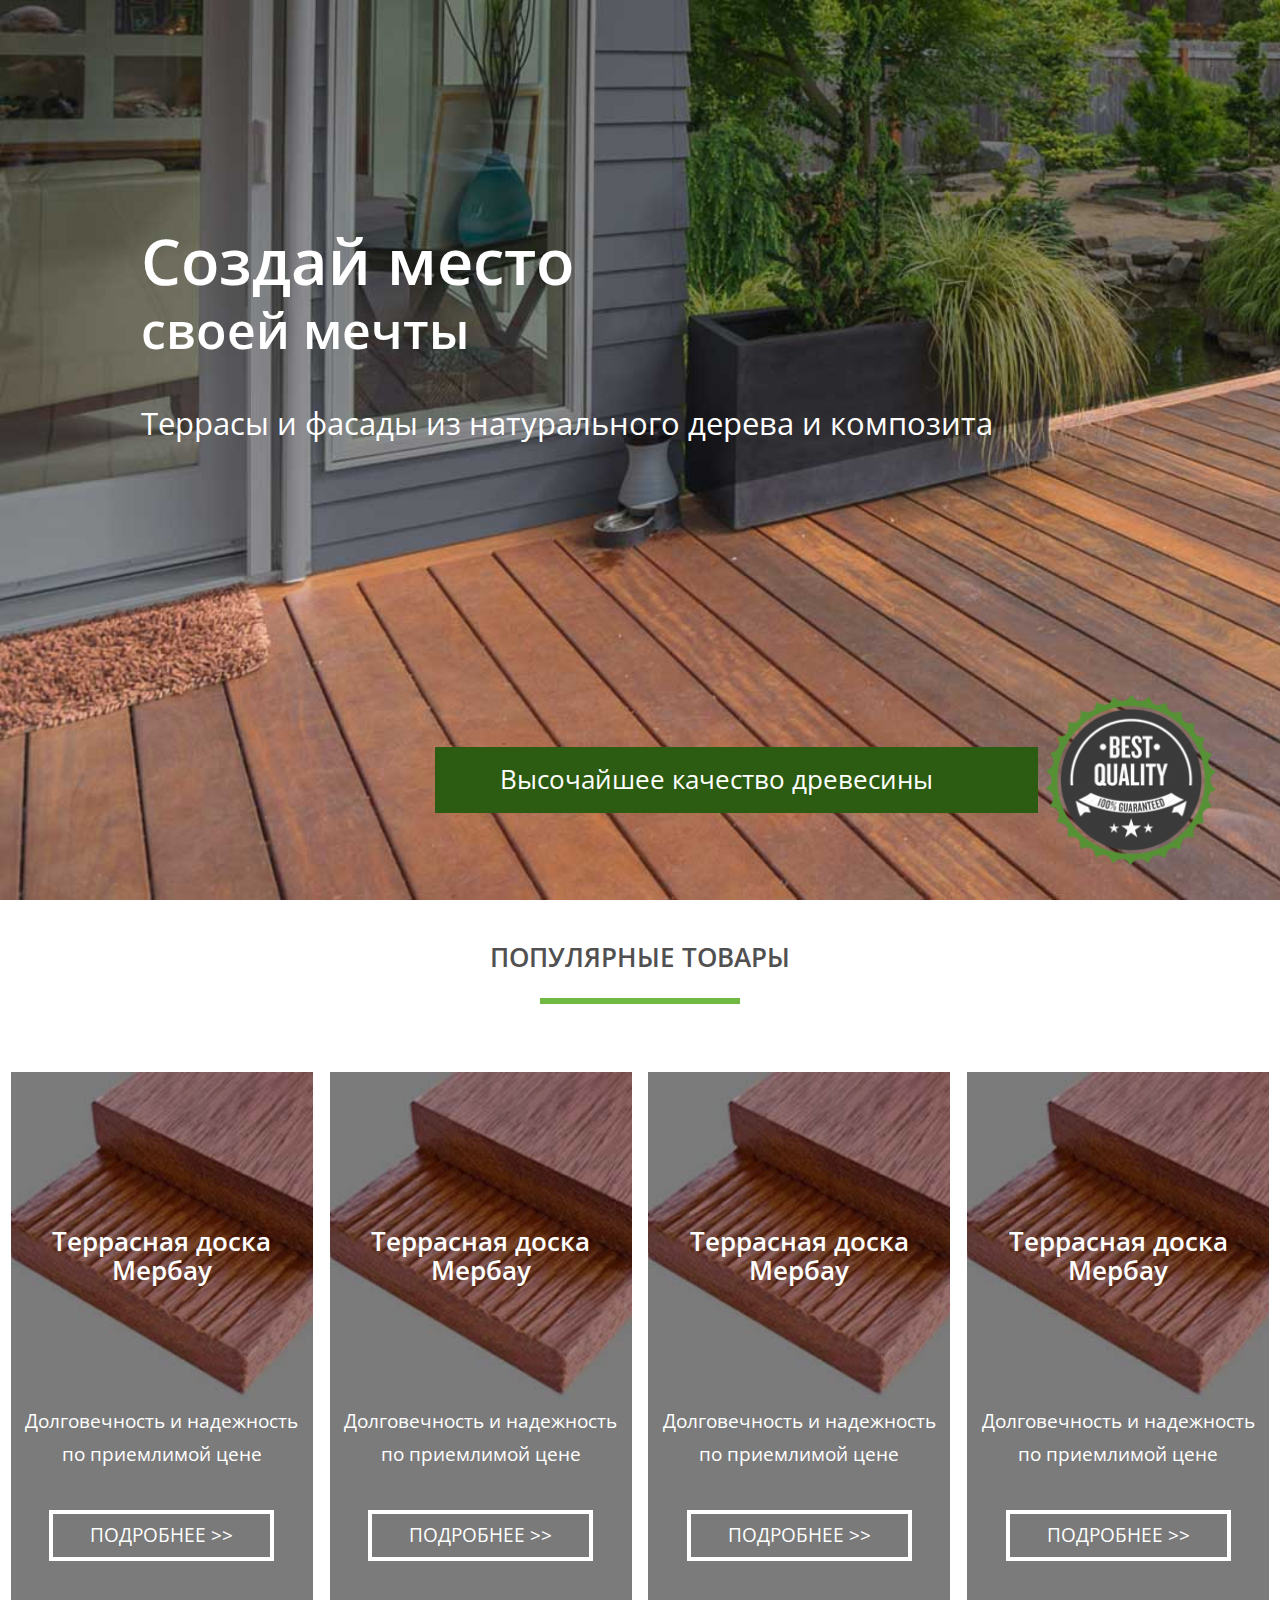
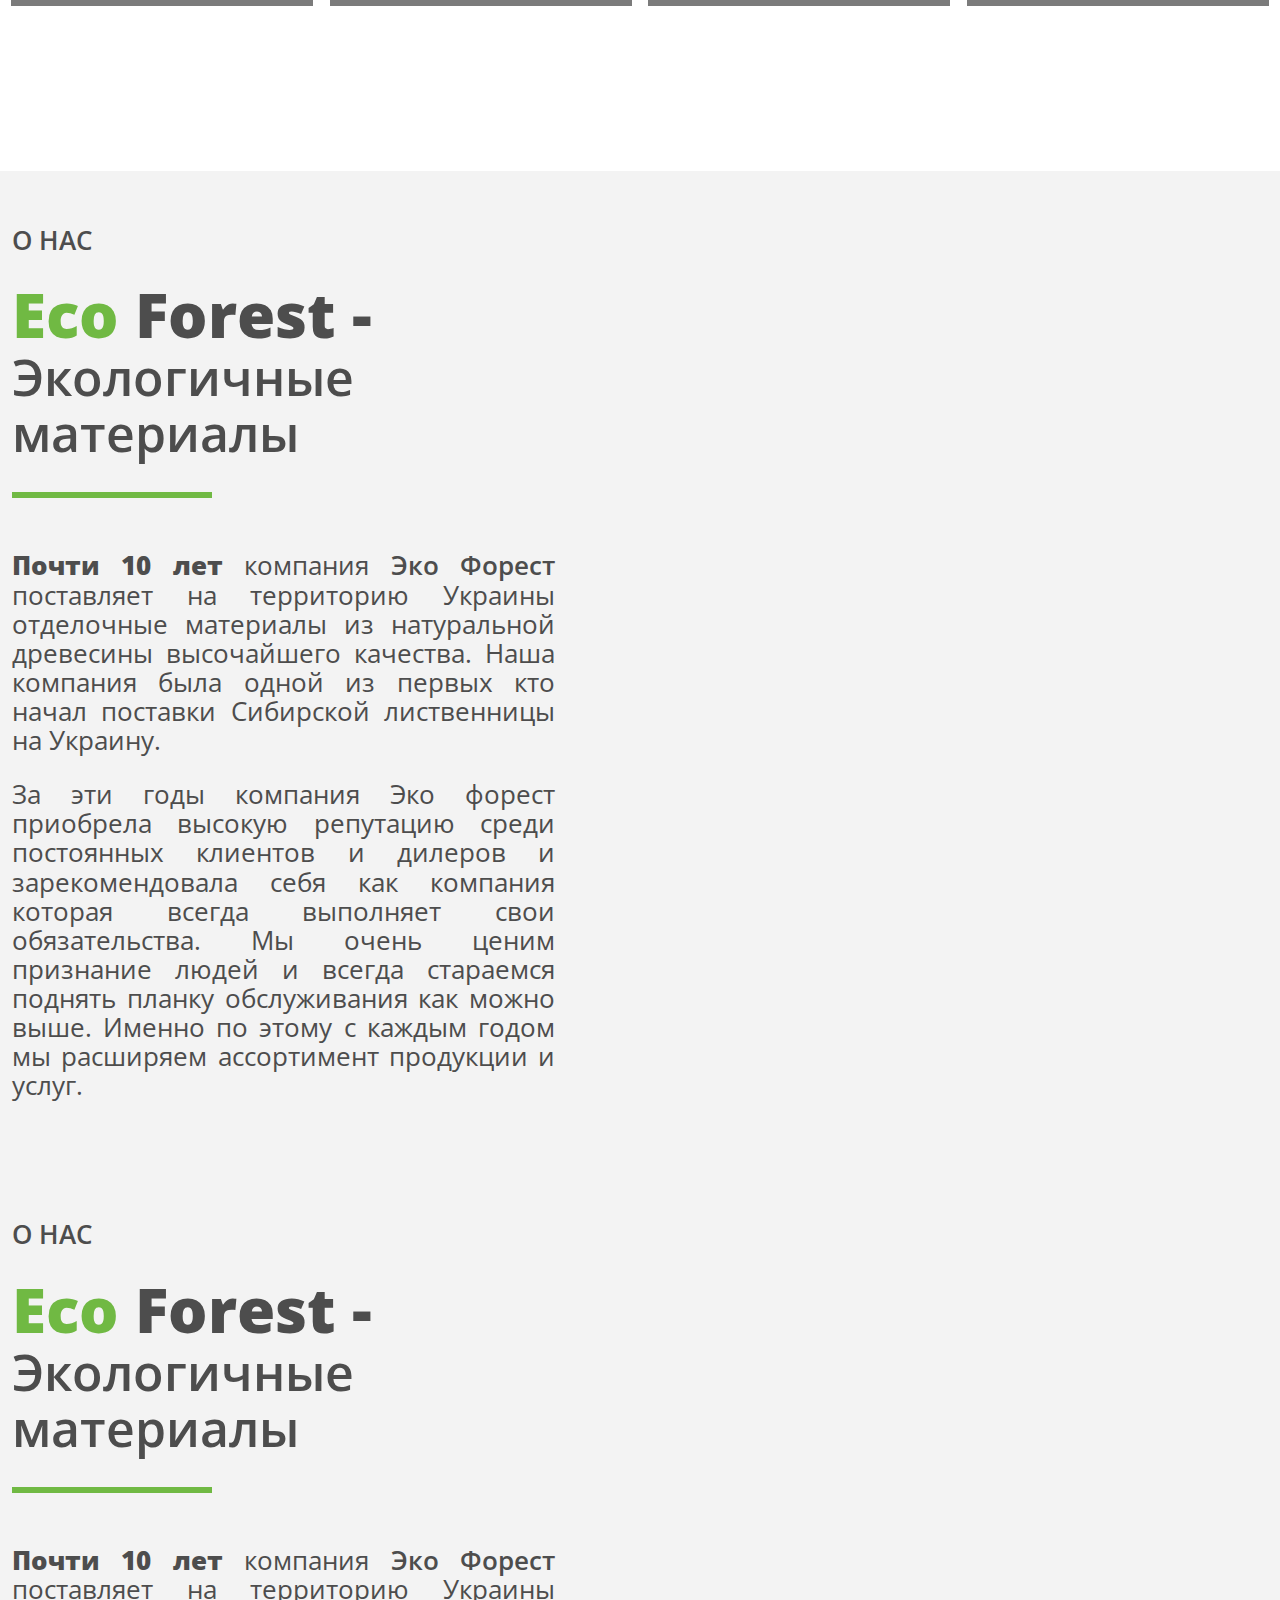
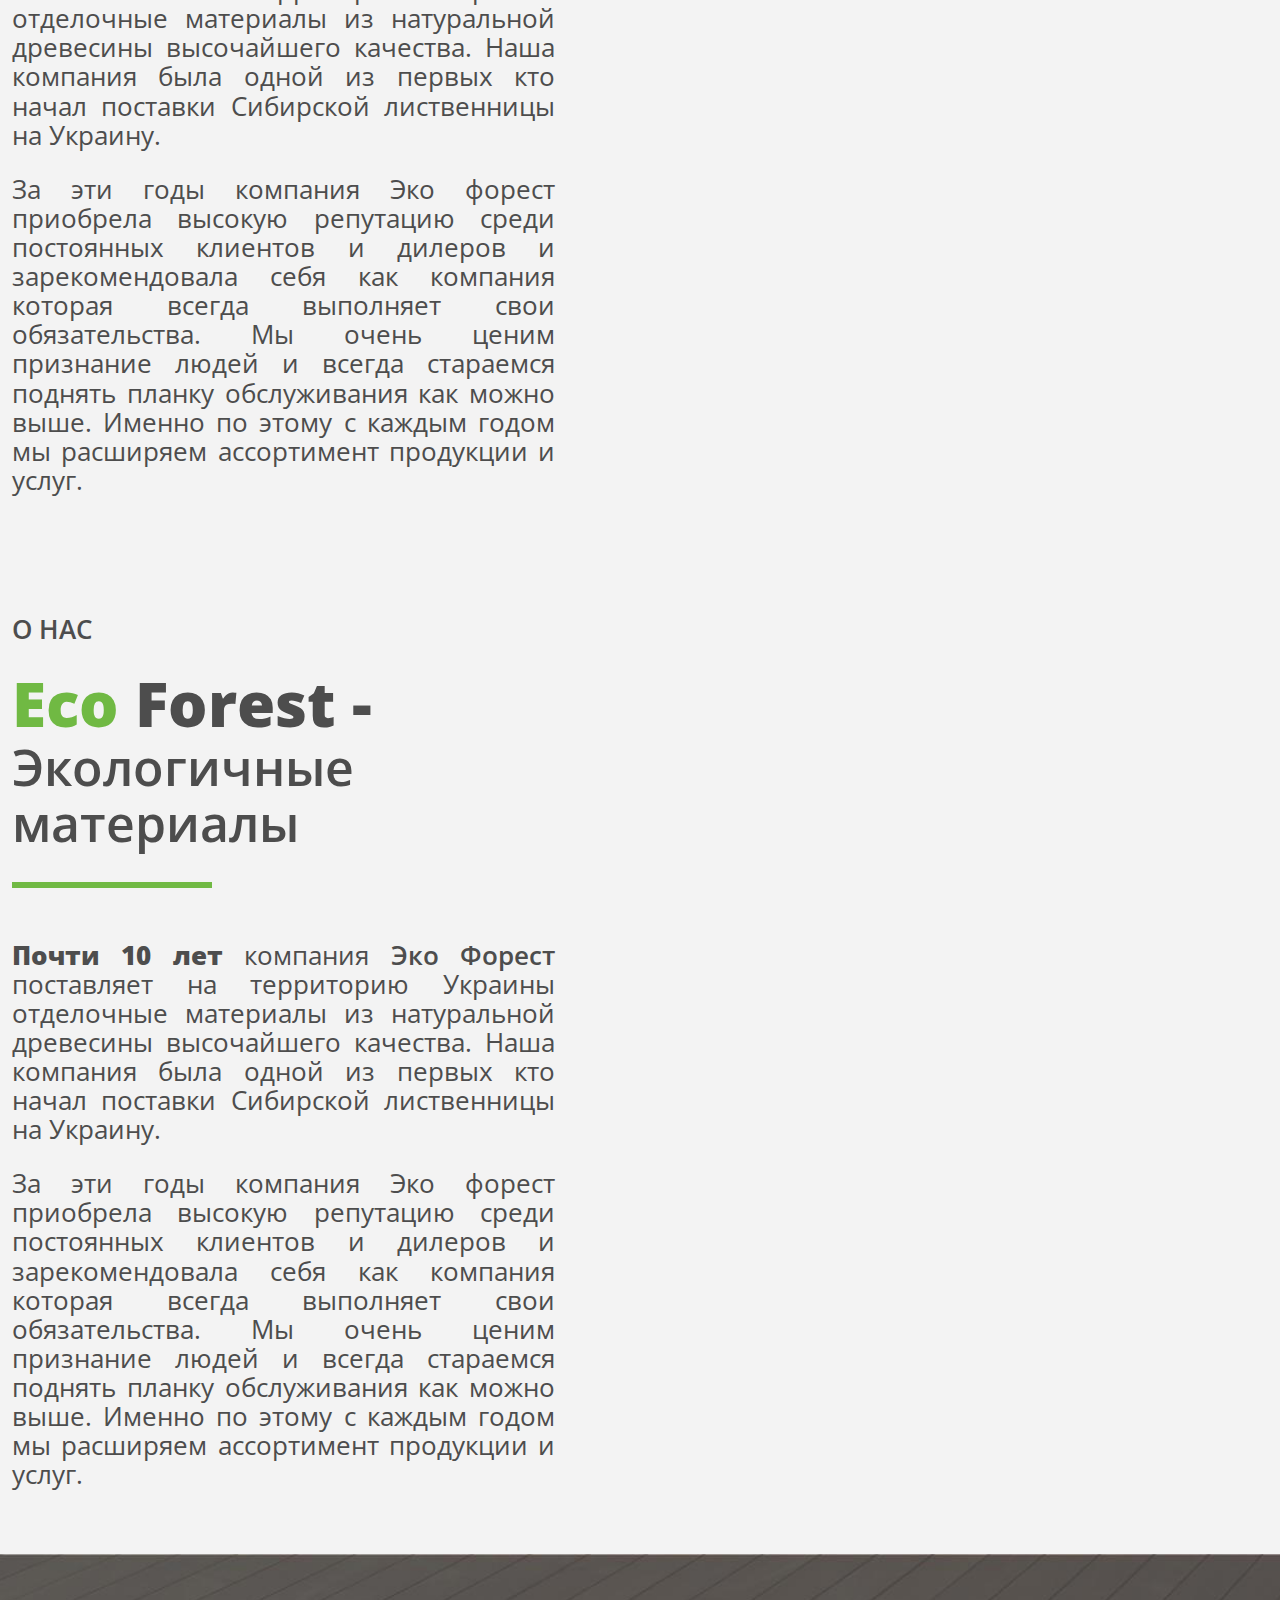
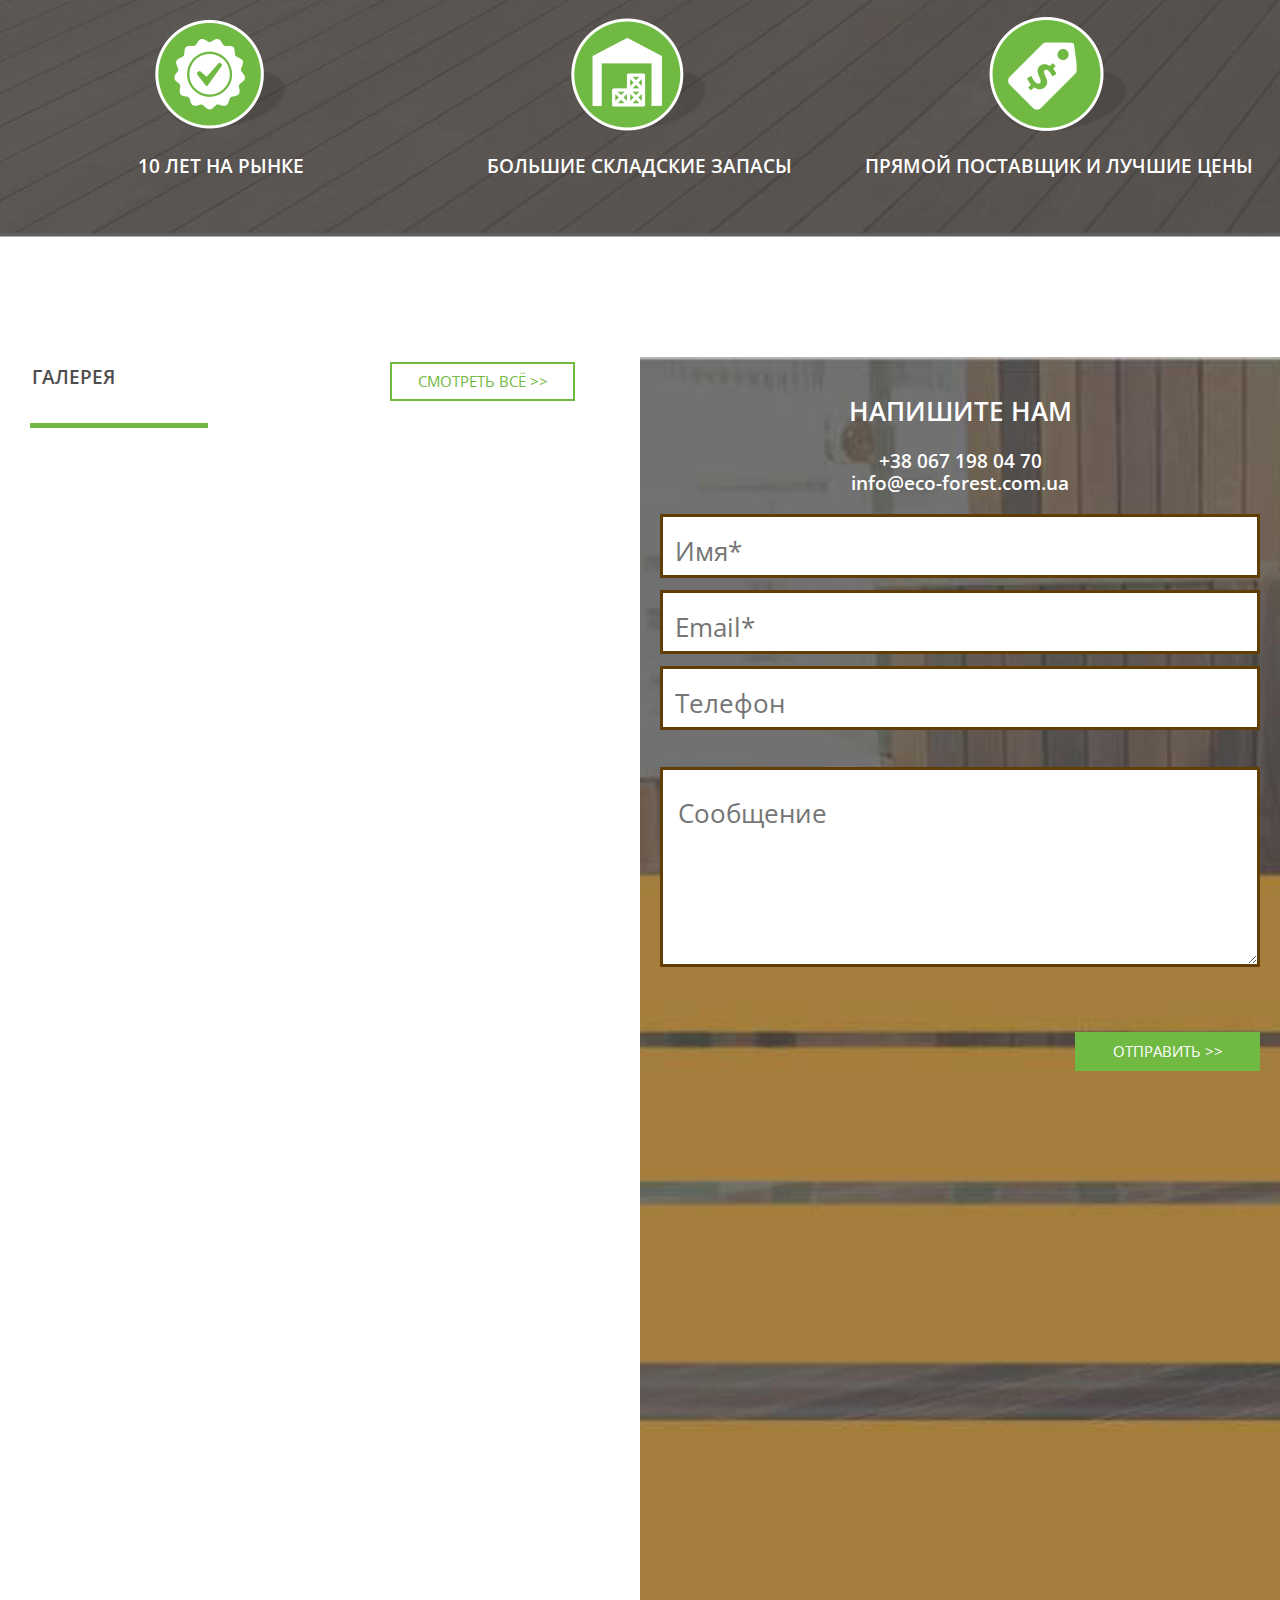
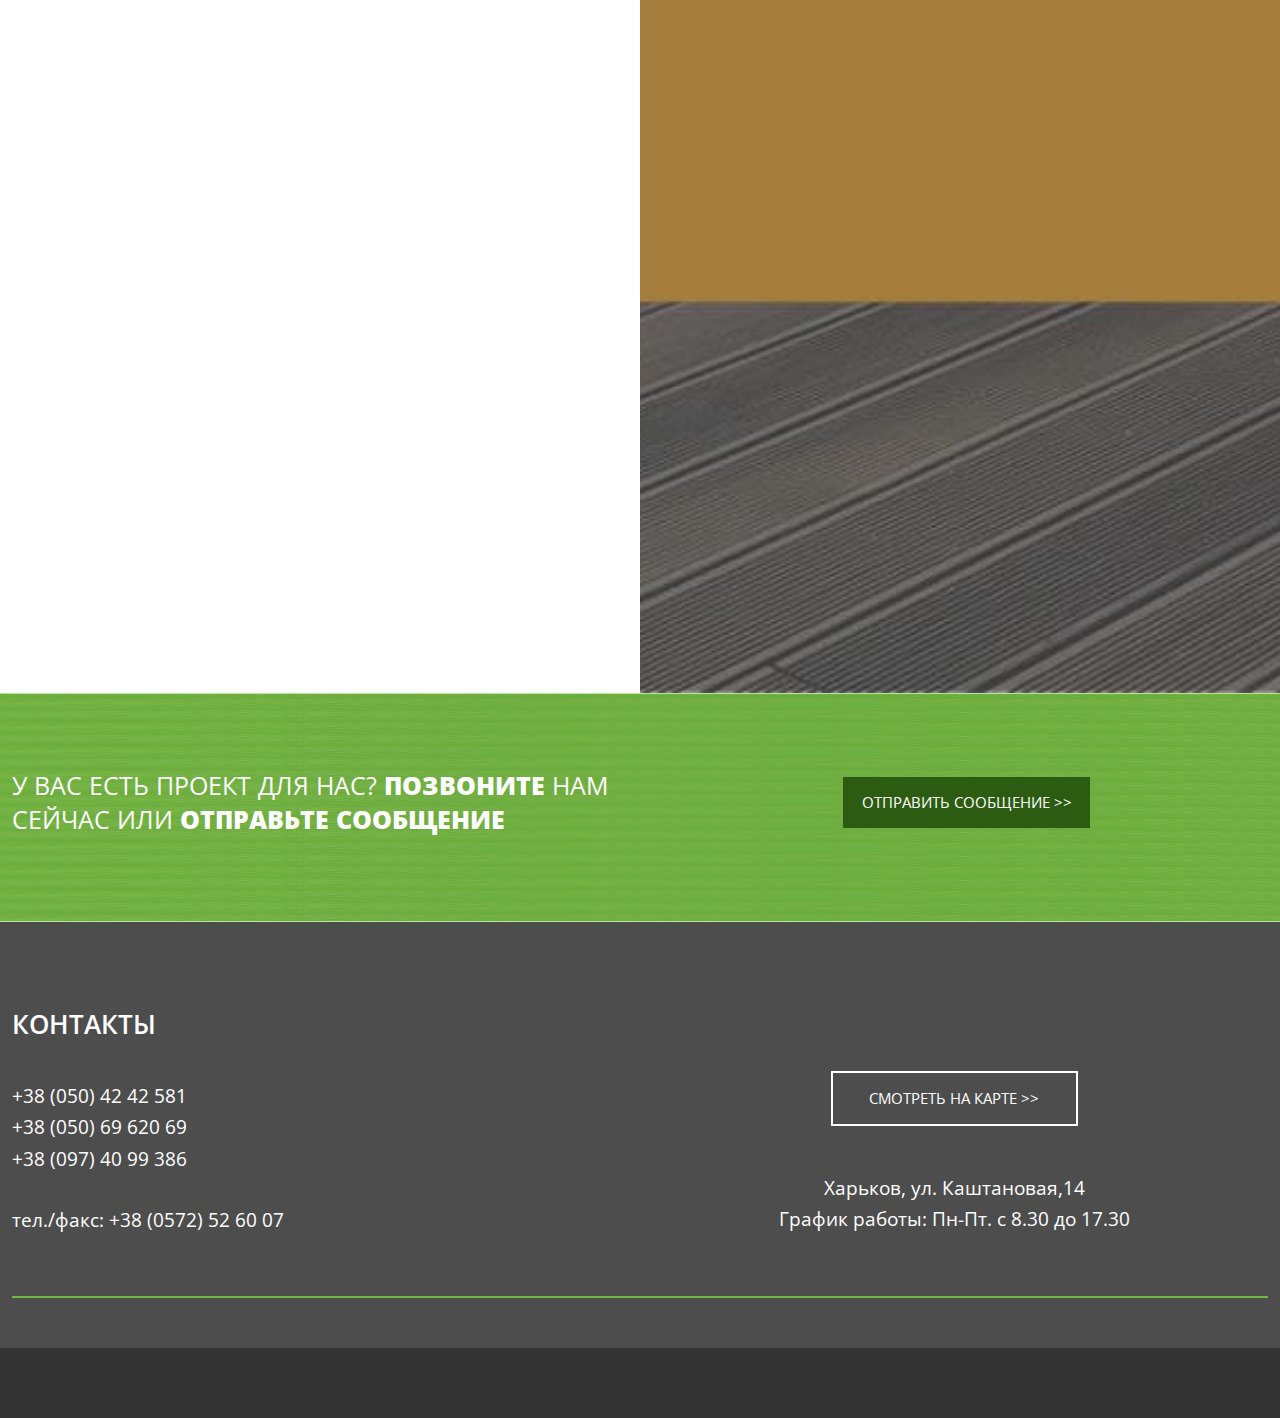
<file: EcoForest/index.html>
<!DOCTYPE html>
<html lang="ru">
<head>
	<meta charset="UTF-8">
	<meta name="description" content="EcoForest - отделочные материалы из натуральной древесины">
	<meta name="keywords" content="EcoForest, отделочные материалы, натуральная древесина, Эко Форест">
	<meta name="viewport" content="width=device-width, initial-scale=1, minimum-scale=1">
	<meta http-equiv="X-UA-Compatible" content="IE=edge">
	<link rel="stylesheet" href="css/style.css" type="text/css">
	<title>EcoForest</title>
</head>
<body>
	<div class="wrapper">
		<header class="header">	
			<div class="header-info">
				<h1 class="header-info__title"><span>Создай место</span> своей мечты</h1>	
				<p class="header-info__text">Террасы и фасады из натурального дерева и композита</p>
			</div>
			<div class="header-quality">
				<p class="header-quality__text">Высочайшее качество древесины</p>
				<div class="header-quality__icon">
					<img src="img/icon-quality.png" alt="Картинка знака качества">
				</div>
			</div>
		</header>

		<main>
			<section class="goods">
				<h2 class="goods__title">ПОПУЛЯРНЫЕ ТОВАРЫ</h2>
				<div class="goods__wrap">	
					<div class="goods__column">
						<div class="goods__item">
							<h3 class="goods__name">Террасная доска Мербау</h3>
							<p class="goods__description">Долговечность и надежность по приемлимой цене</p>
							<button class="goods__button button">подробнее >></button>
						</div>
					</div>
					<div class="goods__column">
						<div class="goods__item">
							<h3 class="goods__name">Террасная доска Мербау</h3>
							<p class="goods__description">Долговечность и надежность по приемлимой цене</p>
							<button class="goods__button button">подробнее >></button>
						</div>
					</div>
					<div class="goods__column">
						<div class="goods__item">
							<h3 class="goods__name">Террасная доска Мербау</h3>
							<p class="goods__description">Долговечность и надежность по приемлимой цене</p>
							<button class="goods__button button">подробнее >></button>
						</div>
					</div>

					<div class="goods__column">
						<div class="goods__item">
							<h3 class="goods__name">Террасная доска Мербау</h3>
							<p class="goods__description">Долговечность и надежность по приемлимой цене</p>
							<button class="goods__button button">подробнее >></button>
						</div>
					</div>				
				</div>
			</section>

			<section class="about">
				<div class="about__slider">
					<div class="about__slide">
						<div class="container">
							<div class="about__block">
								<div class="about__left">
									<h2 class="about__title">о нас</h2>
									<h3 class="about__subtitle"><span><span>Eco</span> Forest - </span> Экологичные материалы</h3>
									<p class="about__text"><span class="extra-bold">Почти 10 лет</span> компания <span class="bold">Эко Форест</span> поставляет на территорию Украины отделочные материалы из натуральной древесины высочайшего качества. Наша компания была одной из первых кто начал поставки  Сибирской лиственницы на Украину.</p>
									<p class="about__text">За эти годы компания Эко форест приобрела высокую репутацию среди постоянных клиентов и дилеров и зарекомендовала себя как компания которая всегда выполняет свои обязательства. Мы очень ценим признание людей и всегда стараемся поднять планку обслуживания как можно выше. Именно по этому с каждым годом мы расширяем ассортимент продукции и услуг.</p>
								</div>
								<div class="about__right">
									<div class="about__image ibg">
										<img src="img/about-slider-image1.jpg" alt="Первый слайд в разделе 'О нас'">
									</div>
								</div>
							</div>
						</div>
					</div>
					<div class="about__slide">
						<div class="container">
							<div class="about__block">
								<div class="about__left">
									<h2 class="about__title">о нас</h2>
									<h3 class="about__subtitle"><span><span>Eco</span> Forest - </span> Экологичные материалы</h3>
									<p class="about__text"><span class="extra-bold">Почти 10 лет</span> компания <span class="bold">Эко Форест</span> поставляет на территорию Украины отделочные материалы из натуральной древесины высочайшего качества. Наша компания была одной из первых кто начал поставки  Сибирской лиственницы на Украину.</p>
									<p class="about__text">За эти годы компания Эко форест приобрела высокую репутацию среди постоянных клиентов и дилеров и зарекомендовала себя как компания которая всегда выполняет свои обязательства. Мы очень ценим признание людей и всегда стараемся поднять планку обслуживания как можно выше. Именно по этому с каждым годом мы расширяем ассортимент продукции и услуг.</p>
								</div>
								<div class="about__right">
									<div class="about__image ibg">
										<img src="img/about-slider-image1.jpg" alt="Второй слайд в разделе 'О нас'">
									</div>
								</div>
							</div>
						</div>
					</div>
					<div class="about__slide">
						<div class="container">
							<div class="about__block">
								<div class="about__left">
									<h2 class="about__title">о нас</h2>
									<h3 class="about__subtitle"><span><span>Eco</span> Forest - </span> Экологичные материалы</h3>
									<p class="about__text"><span class="extra-bold">Почти 10 лет</span> компания <span class="bold">Эко Форест</span> поставляет на территорию Украины отделочные материалы из натуральной древесины высочайшего качества. Наша компания была одной из первых кто начал поставки  Сибирской лиственницы на Украину.</p>
									<p class="about__text">За эти годы компания Эко форест приобрела высокую репутацию среди постоянных клиентов и дилеров и зарекомендовала себя как компания которая всегда выполняет свои обязательства. Мы очень ценим признание людей и всегда стараемся поднять планку обслуживания как можно выше. Именно по этому с каждым годом мы расширяем ассортимент продукции и услуг.</p>
								</div>
								<div class="about__right">
									<div class="about__image ibg">
										<img src="img/about-slider-image1.jpg" alt="Третий слайд в разделе 'О нас'">
									</div>
								</div>
							</div>
						</div>
					</div>
				</div>
			</section>

			<section class="services">
				<div class="container">
					<div class="services__block">
						<div class="services__item">
							<div class="services__icon">
								<img src="img/services-icon1.png" alt="Иконка первого преимущества">								
							</div>
							<p class="services__description">10 лет на рынке</p>
						</div>
						<div class="services__item">
							<div class="services__icon">
								<img src="img/services-icon2.png" alt="Иконка второго преимущества">								
							</div>
							<p class="services__description">БОЛЬШИЕ СКЛАДСКИЕ ЗАПАСЫ</p>
						</div>
						<div class="services__item">
							<div class="services__icon">
								<img src="img/services-icon3.png" alt="Иконка третьего преимущества">								
							</div>
							<p class="services__description">ПРЯМОЙ ПОСТАВЩИК И ЛУЧШИЕ ЦЕНЫ</p>
						</div>
					</div>
				</div>
			</section>

			<section class="contacts">
				<div class="contacts__content">
					<div class="contacts__gallery">
						<h2 class="contacts__title1">галерея</h2>
						<button class="contacts__button button" type="button">смотреть всё >></button>
						<div class="contacts__slider">
							<div class="contacts__slide">
								<div class="contacts__image ibg">
									<img src="img/contacts-slider-image1.jpg" alt="Фотография первого слайда">
								</div>
							</div>
							<div class="contacts__slide">
								<div class="contacts__image ibg">
									<img src="img/contacts-slider-image1.jpg" alt="Фотография второго слайда">
								</div>
							</div>
							<div class="contacts__slide">
								<div class="contacts__image ibg">
									<img src="img/contacts-slider-image1.jpg" alt="Фотография третьего слайда">
								</div>
							</div>
						</div>
					</div>
					<div class="contacts__subscribe">
						<div class="contacts__info">
							<h2 class="contacts__title2">напишите нам</h2>
							<p class="contacts__number">+38 067 198 04 70</p>
							<p class="contacts__mail">info@eco-forest.com.ua</p>
							<form action="#" class="contacts__form">
								<label for="name">Имя</label>
								<input type="text" name="name" placeholder="Имя*" required id="name">
								<label for="email">Email</label>
								<input type="email" name="email" placeholder="Email*" required id="email">
								<label for="phone">Телефон</label>
								<input type="tel" name="phone" placeholder="Телефон" id="phone">
								<textarea name="message" placeholder="Сообщение"></textarea>
								<button type="submit" class="contacts__form-button button">отправить >></button>
							</form>
						</div>
					</div>
				</div>
			</section>

			<section class="message">
				<div class="container">
					<div class="message__content">
						<p class="message__text">У ВАС ЕСТЬ ПРОЕКТ ДЛЯ НАС? <span>ПОЗВОНИТЕ</span> НАМ СЕЙЧАС ИЛИ <span>ОТПРАВЬТЕ СООБЩЕНИЕ</span></p>
						<button class="message__button button" type="button">ОТПРАВИТЬ  СООБЩЕНИЕ >></button>
					</div>
				</div>
			</section>
		</main>	

		<footer class="footer-wrap">
			<div class="footer">	
				<div class="container">
					<div class="footer__content">
						<div class="footer__phones">
							<h2 class="footer__title">контакты</h2>
							<span class="footer__number">+38 (050) 42 42 581</span>
							<span class="footer__number">+38 (050) 69 620 69</span>
							<span class="footer__number">+38 (097) 40 99 386</span>
							<span class="footer__fax">тел./факс:  +38 (0572)  52  60  07</span>
						</div>
						<div class="footer__location">
							<button class="footer__button button" type="button">смотреть на карте >></button>
							<span class="footer__address">Харьков, ул. Каштановая,14</span>
							<span class="footer__schedule">График работы: Пн-Пт. с 8.30 до 17.30</span>
						</div>
					</div>
				</div>
			</div>
			<div class="footer__bottom"></div>			
		</footer>	
	</div>

	<script src="https://code.jquery.com/jquery-3.4.1.js" integrity="sha256-WpOohJOqMqqyKL9FccASB9O0KwACQJpFTUBLTYOVvVU=" crossorigin="anonymous"></script>
	<script src="js/slick.min.js"></script>
	<script src="js/script.js"></script>
</body>
</html>
</file>
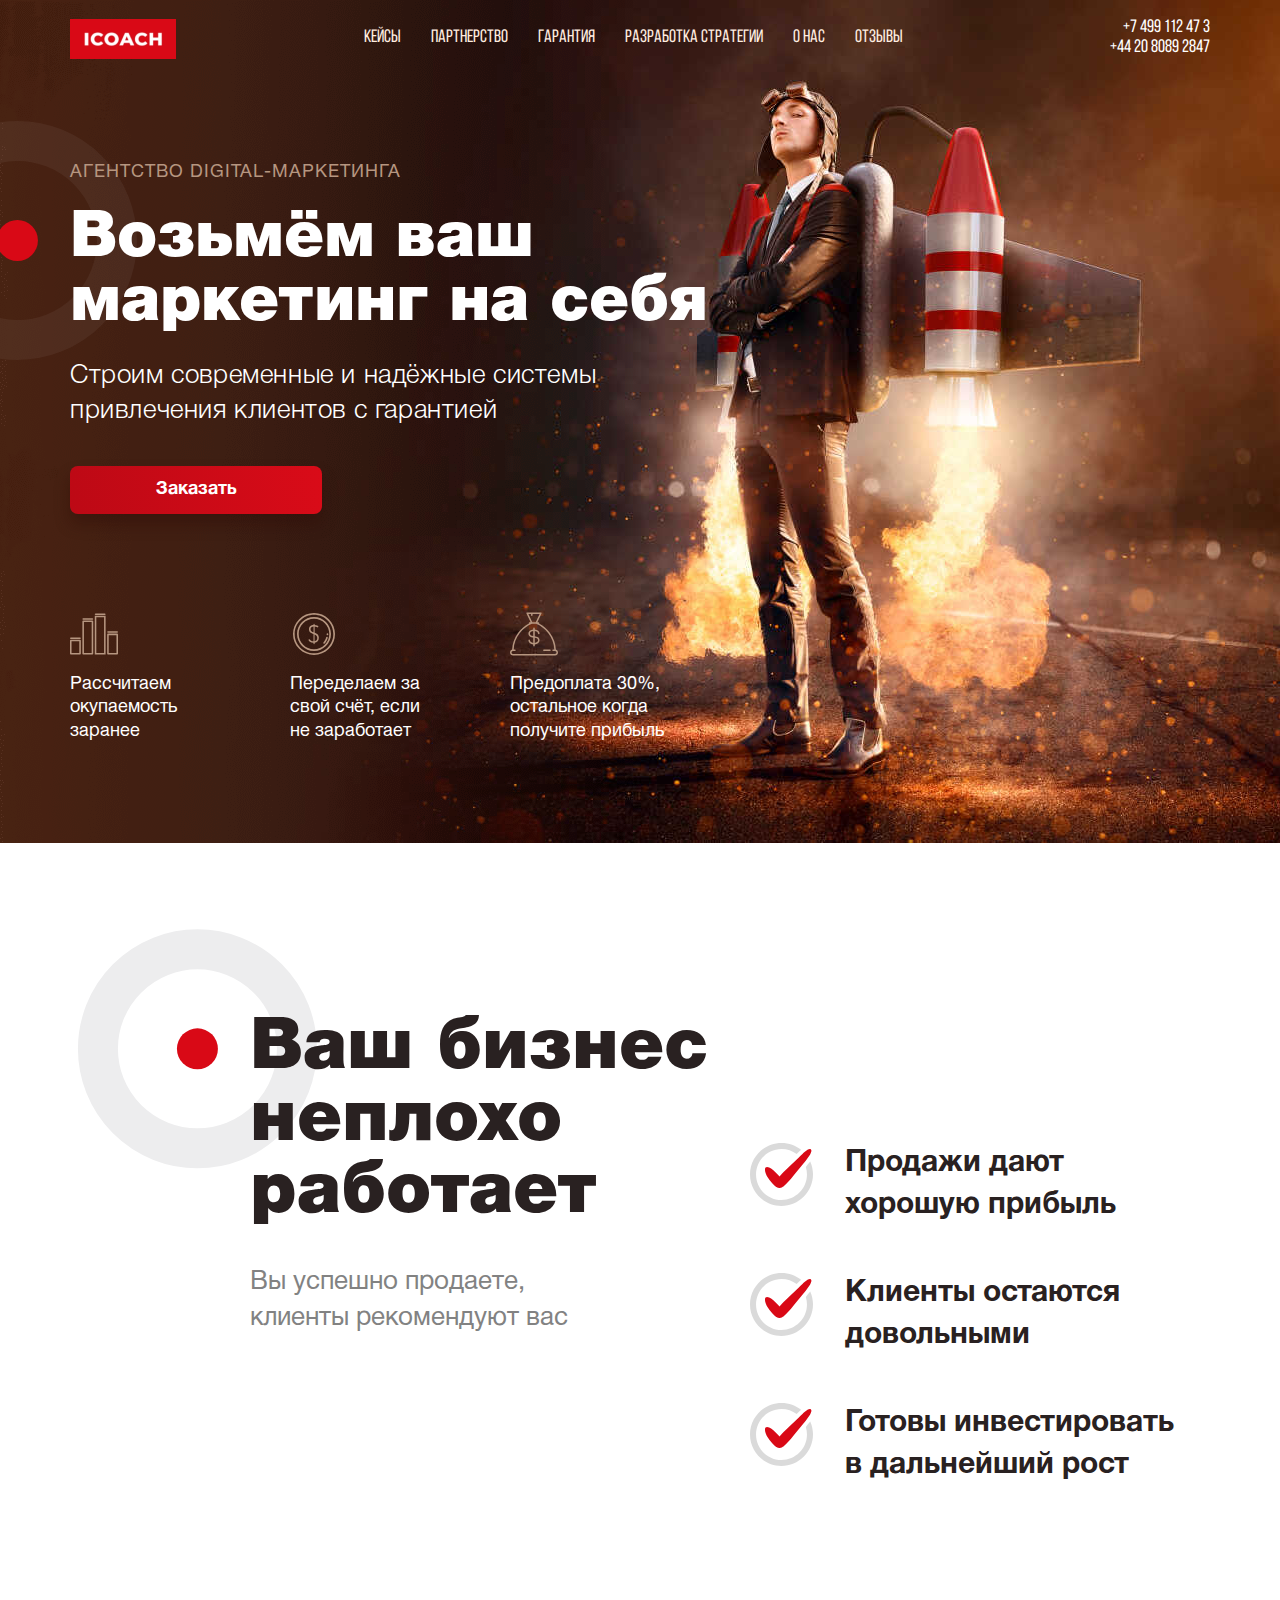
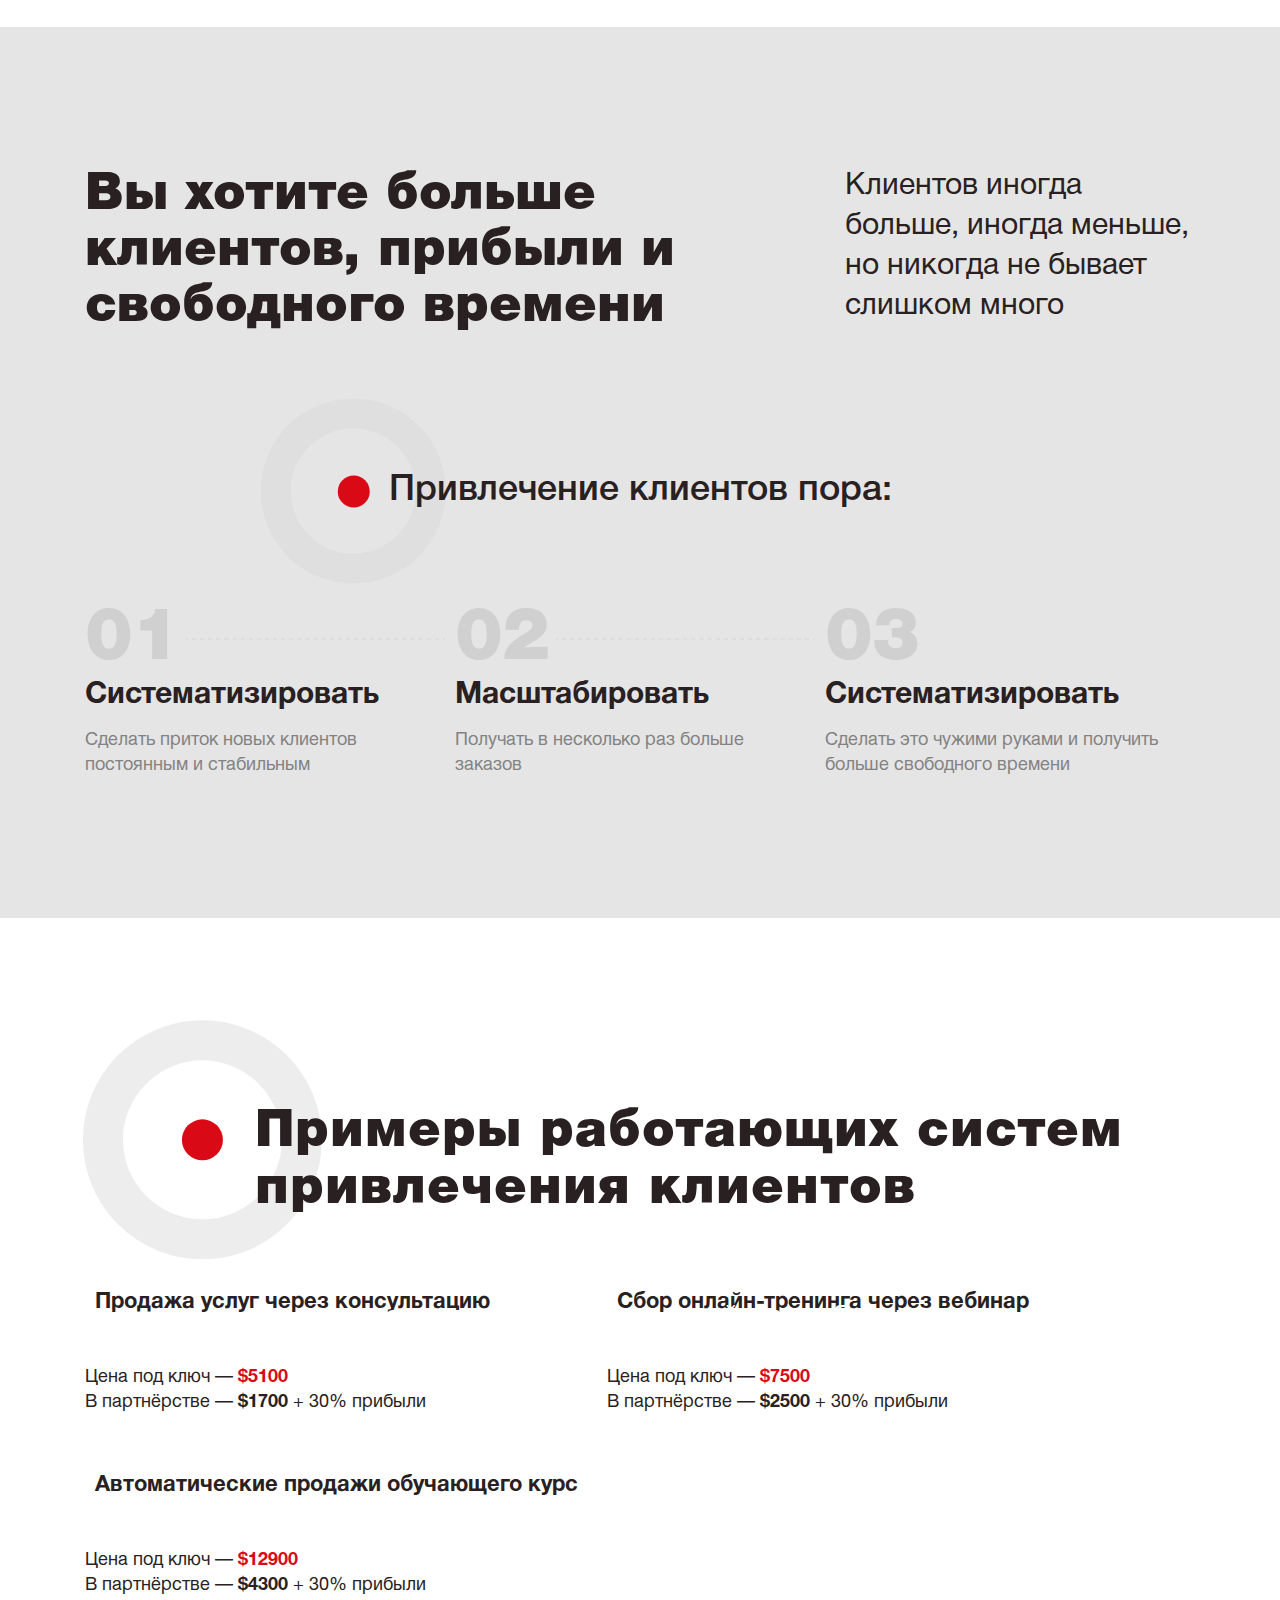
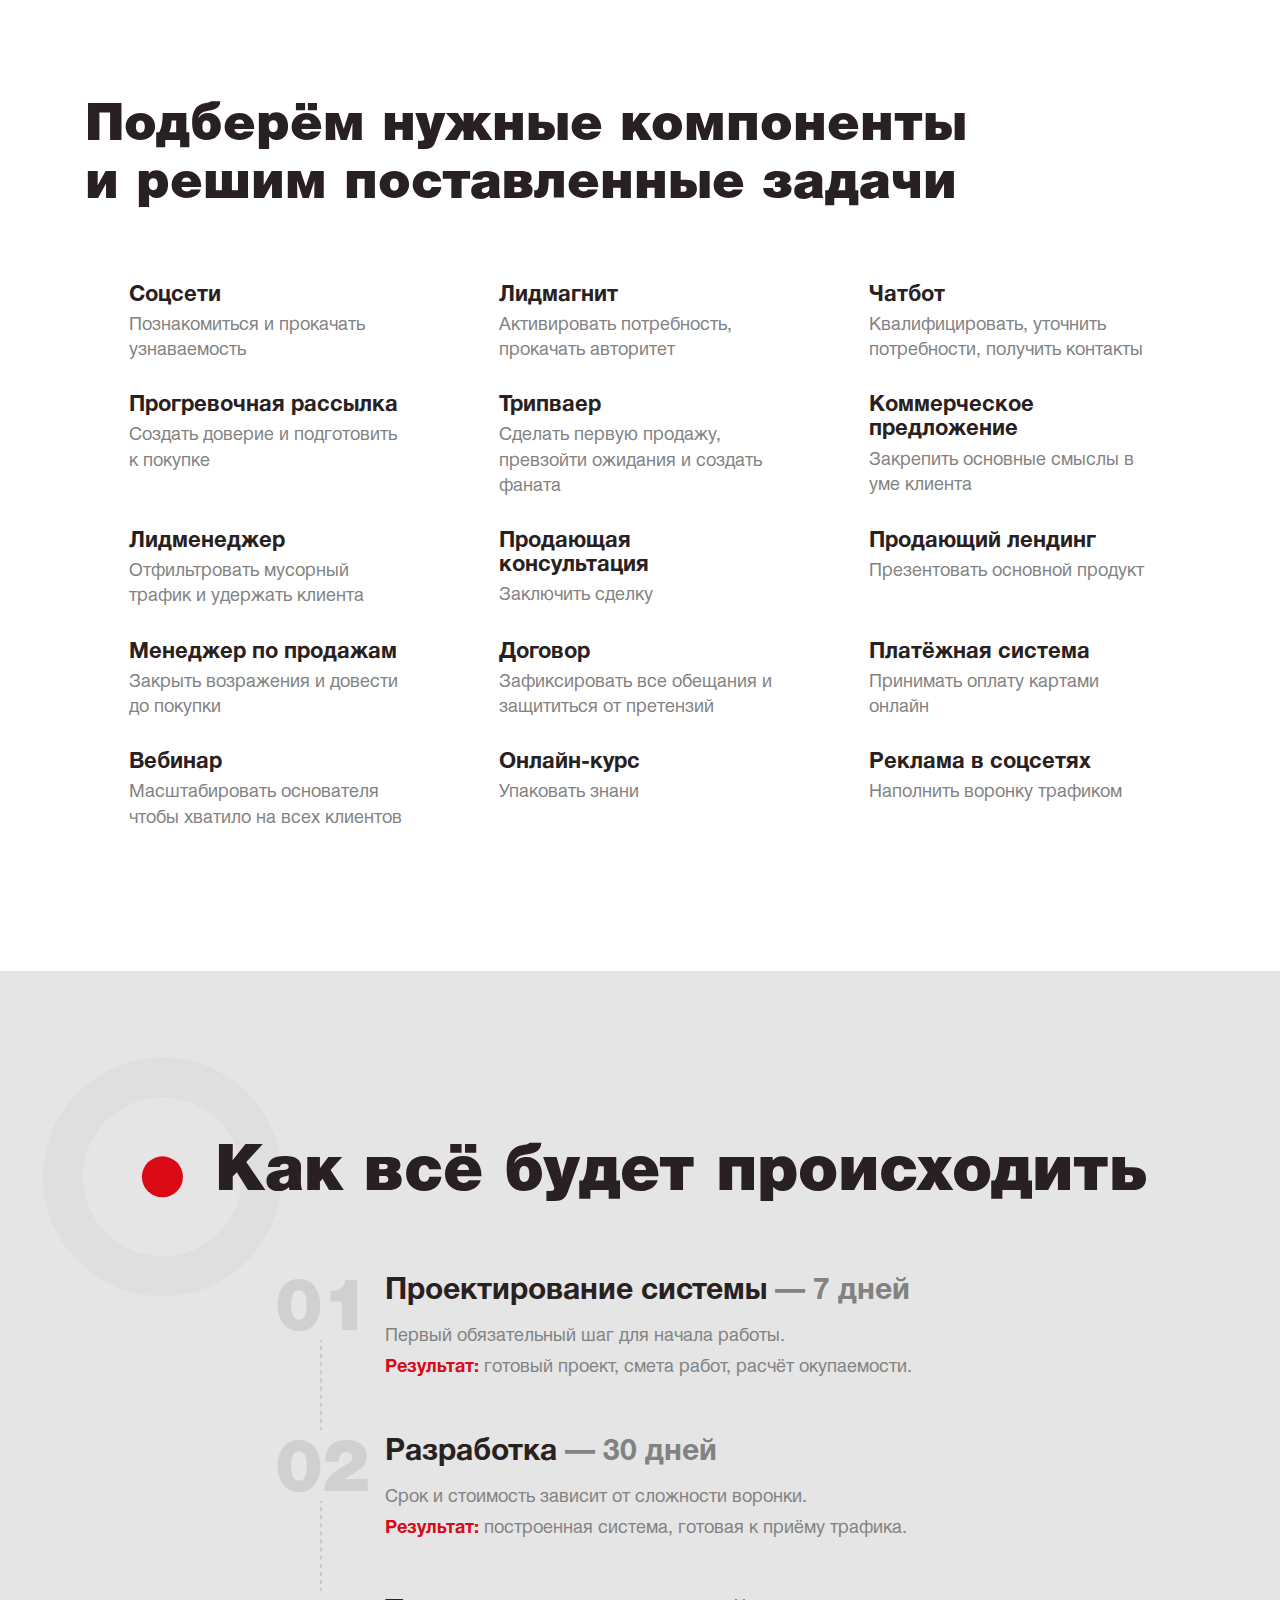
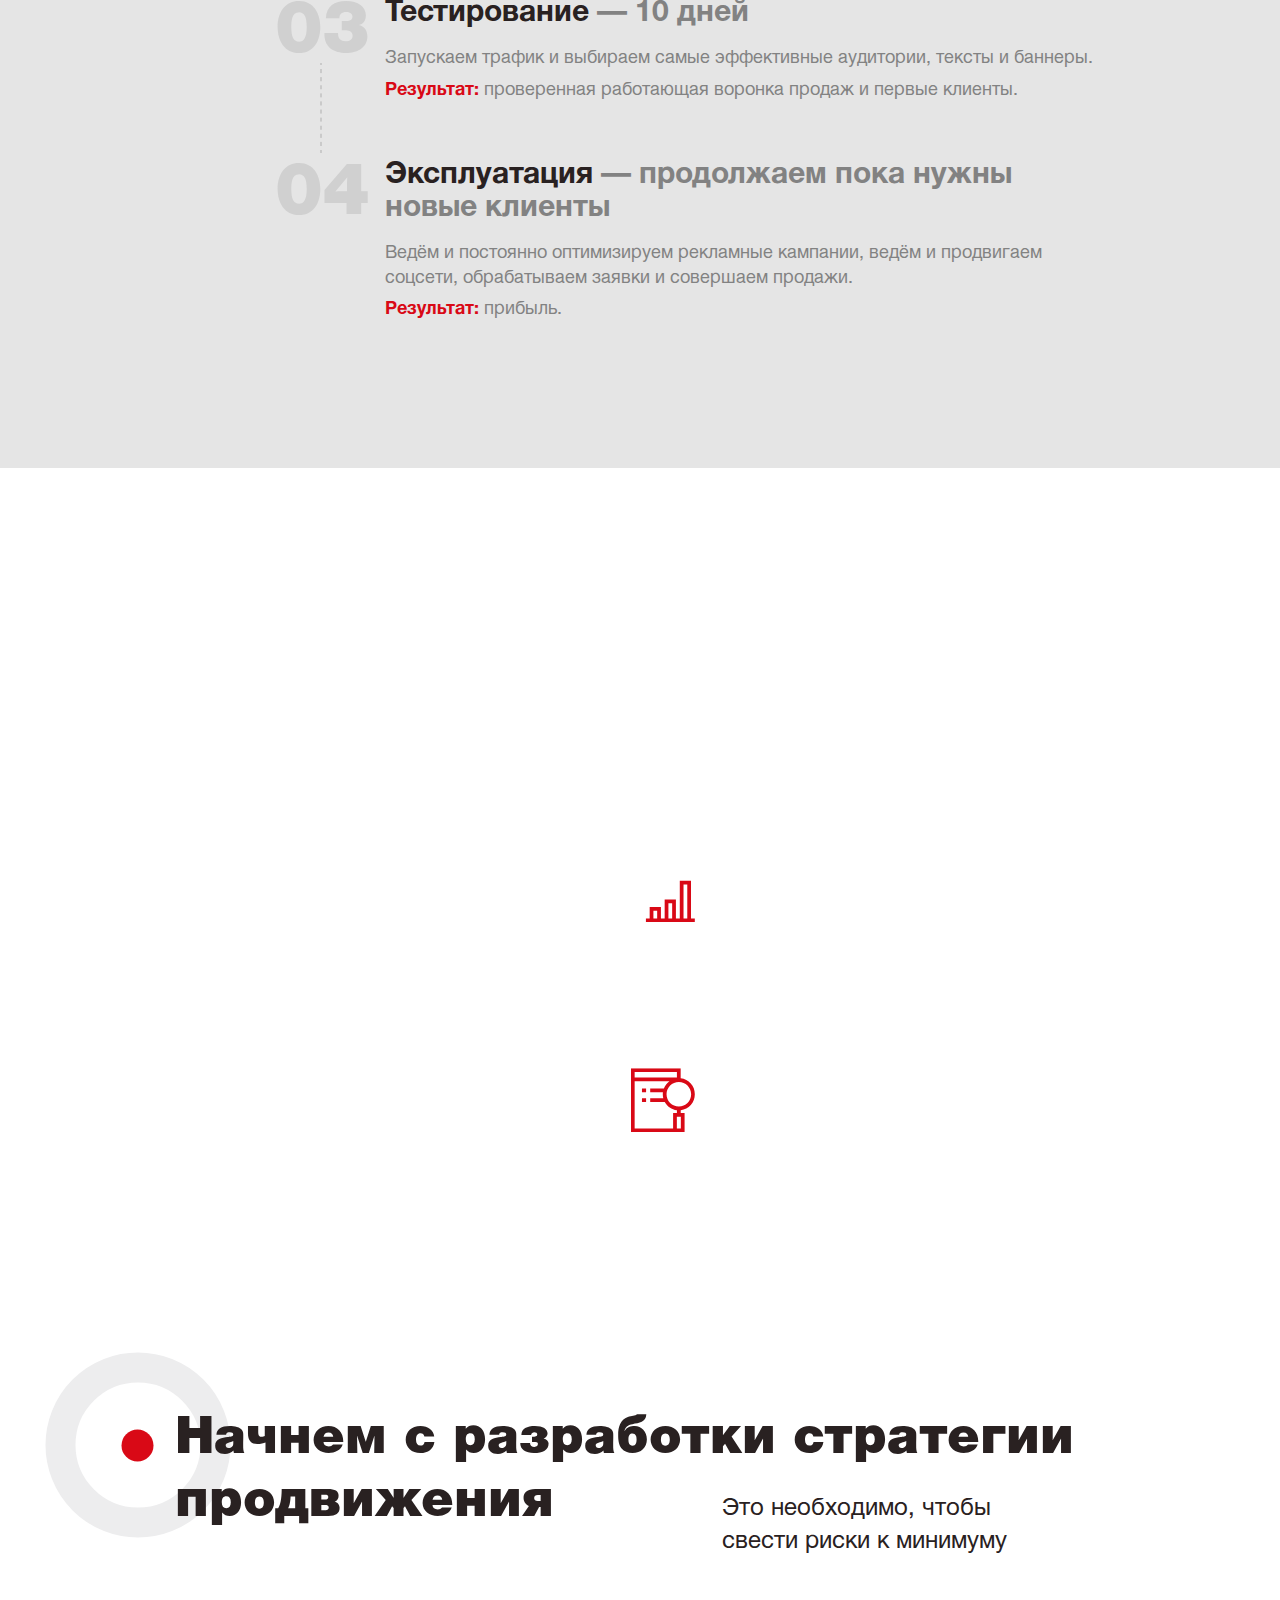
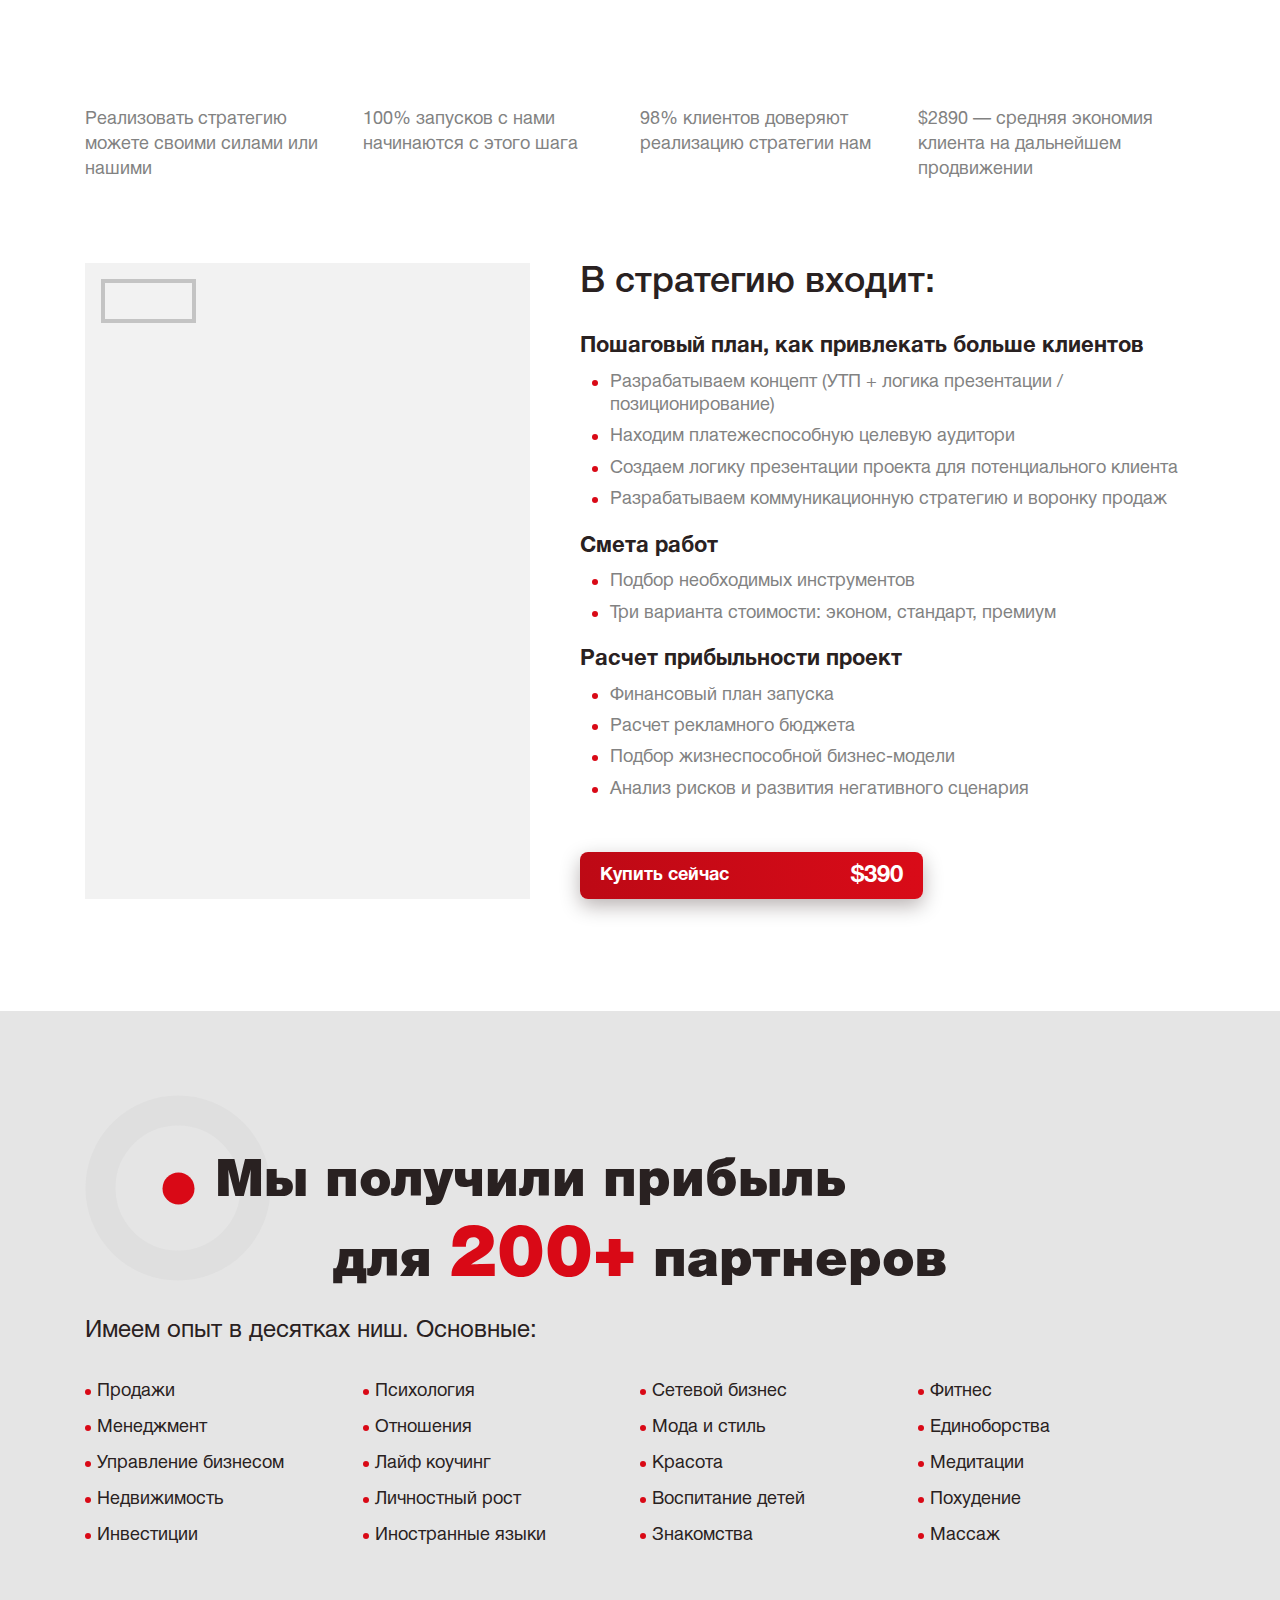
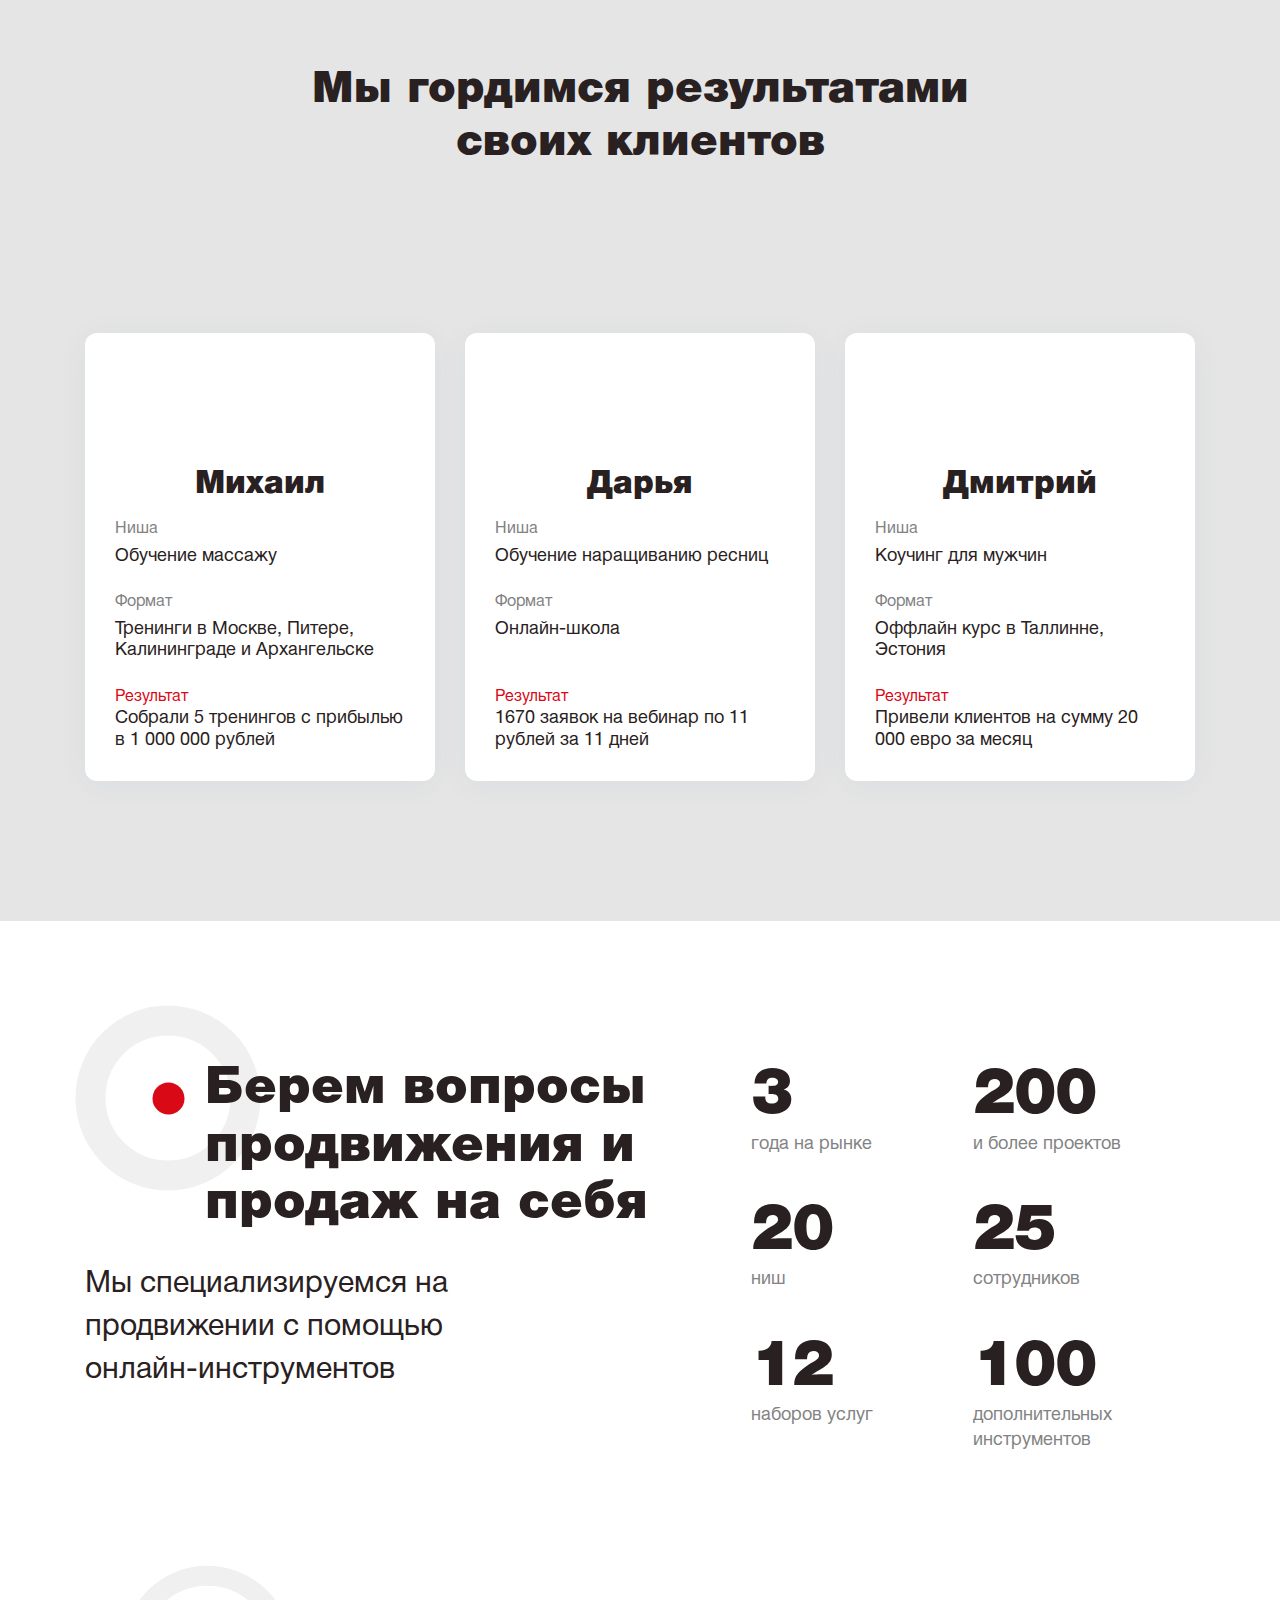
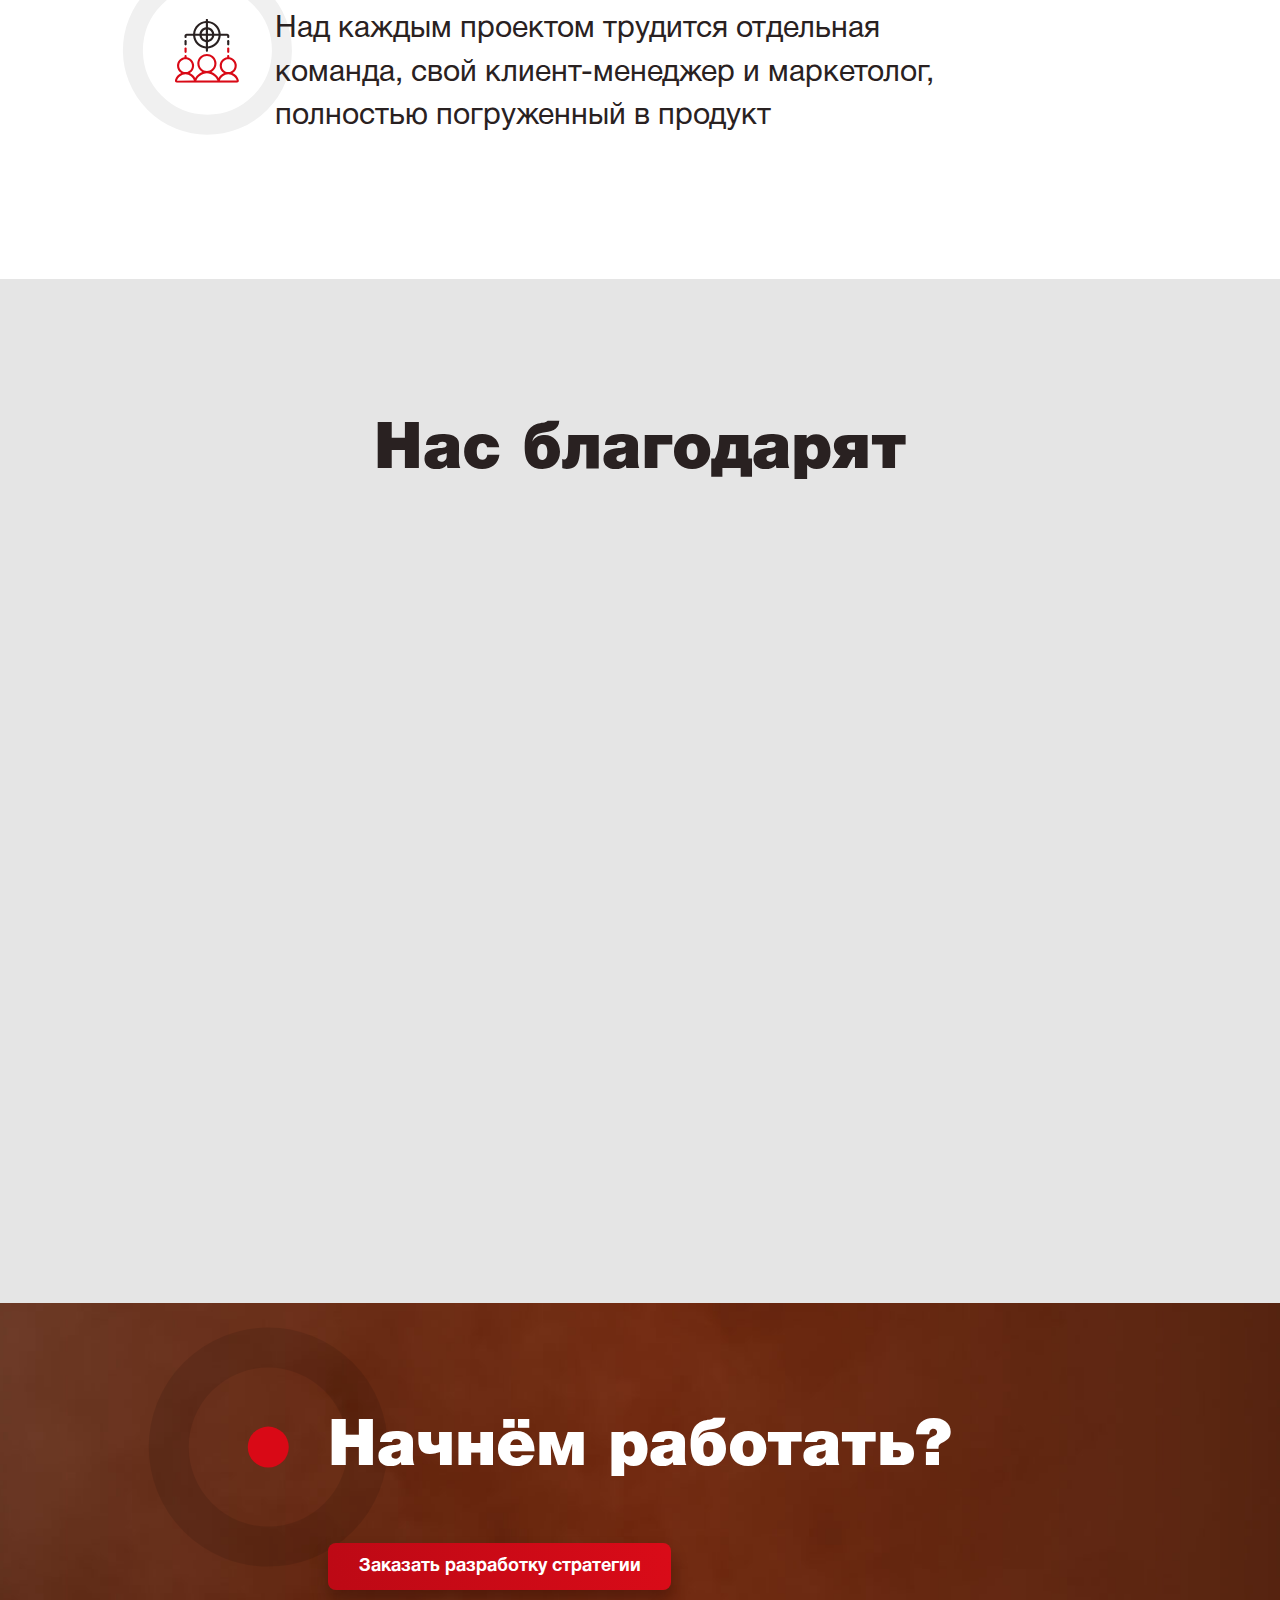
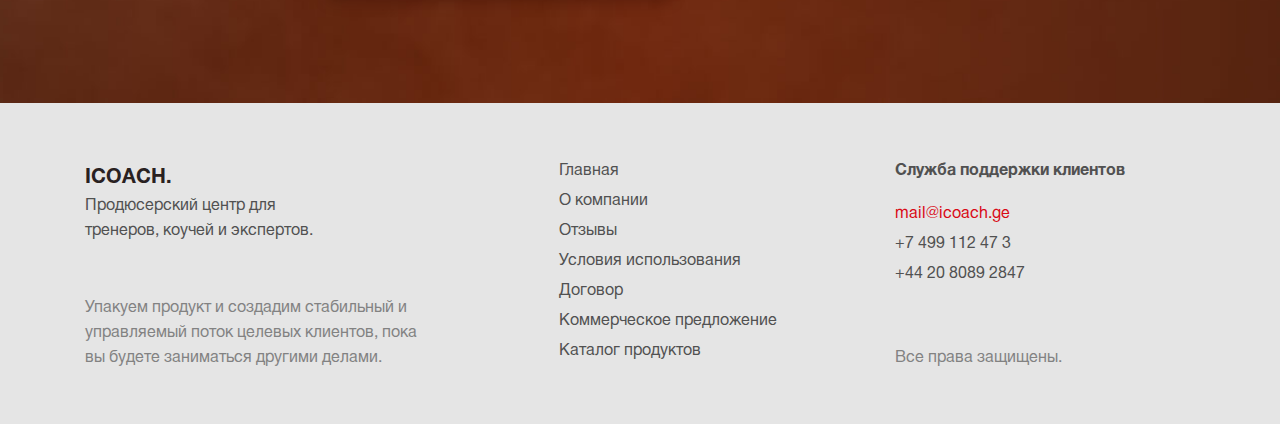
<file: iCoach/index.html>
<!DOCTYPE html>
<html lang="ru">
<head>
	<meta charset="UTF-8">
	<meta name="description" content="iCoach - Агенство digital-маркетинга">
	<meta name="keywords" content="iCoach, агенство iCoach, digital-маркетинг">
	<meta name="viewport" content="width=device-width, initial-scale=1, minimum-scale=1">
	<meta http-equiv="X-UA-Compatible" content="IE=edge">
	<link rel="stylesheet" href="css/style.css" type="text/css">
	<title>iCoach</title>
</head>
<body>
	<div class="container">
		<header class="header">
			<div class="wrap">
				<div class="header__block">
				 	<a href="#" class="header__logo">
				 		<img src="img/logo.png" alt="Изображение логотипа">
				 	</a>
					<nav class="header__menu">
					 	<a href="#systems" class="header__link">кейсы</a>
					 	<a href="#partner" class="header__link">партнерство</a>
					 	<a href="#guarantee" class="header__link">гарантия</a>
					 	<a href="#strategy" class="header__link">разработка стратегии</a>
					 	<a href="#us" class="header__link">о нас</a>
					 	<a href="#reviews" class="header__link">отзывы</a>
					</nav>
					<div class="header__telephones">
						<a href="tel:7499112473" class="header__phone"><span>+7 499 112 47 3</span></a>
						<a href="tel:442080892847" class="header__phone"><span>+44 20 8089 2847</span></a>
					</div>
					<div class="header__burger">
						<a href="#" class="header__button">
							<span class="header__line"></span>
						</a>
					</div>
				</div>
			</div>
		</header>

		<main>
			<!-- Секция первого экрана -->
			<section class="top">
				<div class="wrap">
					<h1 class="top__title">Агентство digital-маркетинга</h1>
					<div class="top__head">
						<p class="top__subtitle">Возьмём ваш маркетинг на себя</p>
						<span class="point top__point"><span>point</span></span>
					</div>				
					<p class="top__text">Строим современные и надёжные системы привлечения клиентов с гарантией</p>
					<button type="button" class="top__button">Заказать</button>
					<div class="top__block">
						<div class="top__item">
							<div class="top__image">
								<img src="img/icon-top1.svg" alt="Иконка первого сервиса">
							</div>
							<p class="top__description">Рассчитаем окупаемость заранее</p>
						</div>
						<div class="top__item">
							<div class="top__image">
								<img src="img/icon-top2.svg" alt="Иконка второго сервиса">
							</div>
							<p class="top__description">Переделаем за свой счёт, если не заработает</p>
						</div>
						<div class="top__item">
							<div class="top__image">
								<img src="img/icon-top3.svg" alt="Иконка третьего сервиса">
							</div>
							<p class="top__description">Предоплата 30%, остальное когда получите прибыль</p>
						</div>
					</div>
				</div>
			</section>

			<!-- Секция с информацией о бизнесе клиента -->
			<section class="business">
				<div class="wrap">
					<div class="business__content">
						<div class="business__left">
							<h2 class="business__title">Ваш бизнес неплохо работает</h2>
							<p class="business__text">Вы успешно продаете, клиенты рекомендуют вас</p>
							<span class="point business__point"><span>point</span></span>
						</div>
						<div class="business__right">
							<ul class="business__list">
								<li class="business__item">Продажи дают хорошую прибыль</li>
								<li class="business__item">Клиенты остаются довольными</li>
								<li class="business__item">Готовы инвестировать в дальнейший рост</li>
							</ul>
						</div>
					</div>
				</div>
			</section>

			<!-- Секция о необходимости привлечения клиентов -->
			<section class="calling" id="partner">
				<div class="wrap">
					<div class="calling__content">
						<div class="calling__header">
							<h2 class="calling__title">Вы хотите больше клиентов, прибыли и свободного времени</h2>
							<p class="calling__text1">Клиентов иногда больше, иногда меньше, но никогда не бывает слишком много</p>
						</div>
						<div class="calling__center">
							<p class="calling__text2">Привлечение клиентов пора:</p>
							<span class="point calling__point"><span>point</span></span>
						</div>
						<div class="calling__list">
							<div class="calling__item">
								<span class="calling__number">01</span>
								<h3 class="calling__subtitle">Систематизировать</h3>
								<p class="calling__text3">Сделать приток новых клиентов постоянным и стабильным</p>
							</div>
							<div class="calling__item">
								<span class="calling__number">02</span>
								<h3 class="calling__subtitle">Масштабировать</h3>
								<p class="calling__text3">Получать в несколько раз больше заказов</p>
							</div>
							<div class="calling__item">
								<span class="calling__number">03</span>
								<h3 class="calling__subtitle">Систематизировать</h3>
								<p class="calling__text3">Сделать это чужими руками и получить больше свободного времени</p>
							</div>
						</div>
					</div>
				</div>
			</section>

			<!-- Секция о необходимости партнёрства -->
			<section class="partner">
				<div class="partner__image">
					<img data-src="img/rocket-man2-bg.jpg" alt="Фон раздела о партнёрстве">
				</div>
				<div class="partner__info">
					<p class="partner__text1">Вам нужен надёжный партнёр, который возьмёт привлечение клиентов на себя и гарантирует результат</p>
					<h2 class="partner__title">Мы поможем достичь цели</h2>
					<p class="partner__text2">Возможен партнёрский вариант сотрудничества с оплатой разработки по себестоимости</p>
				</div>
			</section>

			<!-- Секция с описанием схем работы и списком предоставляемых услуг -->
			<section class="systems" id="systems">
				<div class="wrap">
					<div class="systems__head">
						<h2 class="systems__title1">Примеры работающих систем привлечения клиентов</h2>
						<span class="point systems__point"><span>point</span></span>
					</div>
					<!-- Блок со схемами -->
					<div class="systems__examples">
						<div class="systems__element systems__element--first">
							<h3 class="systems__subtitle">Продажа услуг через консультацию</h3>
							<div class="systems__image">
								<img data-src="img/scheme-1.png" alt="Схема работы первой системы">
							</div>
							<p class="systems__price">Цена под ключ &mdash; <span class="text-red">$5100</span></p>
							<p class="systems__price">В партнёрстве &mdash; <span class="text-bold">$1700</span> + 30% прибыли</p>
						</div>
						<div class="systems__element systems__element--second">
							<h3 class="systems__subtitle">Сбор онлайн-тренинга через вебинар</h3>
							<div class="systems__image">
								<img data-src="img/scheme-2.png" alt="Схема работы второй системы">
							</div>
							<p class="systems__price">Цена под ключ &mdash; <span class="text-red">$7500</span></p>
							<p class="systems__price">В партнёрстве &mdash; <span class="text-bold">$2500</span> + 30% прибыли</p>
						</div>
						<div class="systems__element systems__element--third">
							<h3 class="systems__subtitle">Автоматические продажи обучающего курс</h3>
							<div class="systems__image">
								<img data-src="img/scheme-3.png" alt="Схема работы третьей системы">
							</div>
							<p class="systems__price">Цена под ключ &mdash; <span class="text-red">$12900</span></p>
							<p class="systems__price">В партнёрстве &mdash; <span class="text-bold">$4300</span> + 30% прибыли</p>
						</div>
					</div>
					<!-- Блок с услугами -->
					<h2 class="systems__title2">Подберём нужные компоненты и решим поставленные задачи</h2>
					<div class="systems__block">
						<div class="systems__item">
							<div class="systems__icon">
								<img data-src="img/instruments/icon-1.svg" alt="Соцсети (иконка)">
							</div>
							<div class="systems__info">
								<h3 class="systems__name">Соцсети</h3>
								<p class="systems__description">Познакомиться и прокачать узнаваемость</p>
							</div>
						</div>
						<div class="systems__item">
							<div class="systems__icon">
								<img data-src="img/instruments/icon-2.svg" alt="Лидмагнит (иконка)">
							</div>
							<div class="systems__info">
								<h3 class="systems__name">Лидмагнит</h3>
								<p class="systems__description">Активировать потребность, прокачать авторитет</p>
							</div>
						</div>
						<div class="systems__item">
							<div class="systems__icon">
								<img data-src="img/instruments/icon-3.svg" alt="Чатбот (иконка)">
							</div>
							<div class="systems__info">
								<h3 class="systems__name">Чатбот</h3>
								<p class="systems__description">Квалифицировать, уточнить потребности, получить контакты</p>
							</div>
						</div>
						<div class="systems__item">
							<div class="systems__icon">
								<img data-src="img/instruments/icon-4.svg" alt="Прогревочная рассылка (иконка)">
							</div>
							<div class="systems__info">
								<h3 class="systems__name">Прогревочная рассылка</h3>
								<p class="systems__description">Создать доверие и подготовить к покупке</p>
							</div>
						</div>
						<div class="systems__item">
							<div class="systems__icon">
								<img data-src="img/instruments/icon-5.svg" alt="Трипваери (иконка)">
							</div>
							<div class="systems__info">
								<h3 class="systems__name">Трипваер</h3>
								<p class="systems__description">Сделать первую продажу, превзойти ожидания и создать фаната</p>
							</div>
						</div>
						<div class="systems__item">
							<div class="systems__icon">
								<img data-src="img/instruments/icon-6.svg" alt="Коммерческое предложение (иконка)">
							</div>
							<div class="systems__info">
								<h3 class="systems__name">Коммерческое предложение</h3>
								<p class="systems__description">Закрепить основные смыслы в уме клиента</p>
							</div>
						</div>
						<div class="systems__item">
							<div class="systems__icon">
								<img data-src="img/instruments/icon-7.svg" alt="Лидменеджер (иконка)">
							</div>
							<div class="systems__info">
								<h3 class="systems__name">Лидменеджер</h3>
								<p class="systems__description">Отфильтровать мусорный трафик и удержать клиента</p>
							</div>
						</div>
						<div class="systems__item">
							<div class="systems__icon">
								<img data-src="img/instruments/icon-8.svg" alt="Продающая консультация (иконка)">
							</div>
							<div class="systems__info">
								<h3 class="systems__name">Продающая консультация</h3>
								<p class="systems__description">Заключить сделку</p>
							</div>
						</div>
						<div class="systems__item">
							<div class="systems__icon">
								<img data-src="img/instruments/icon-9.svg" alt="Продающий лендинг (иконка)">
							</div>
							<div class="systems__info">
								<h3 class="systems__name">Продающий лендинг</h3>
								<p class="systems__description">Презентовать основной продукт</p>
							</div>
						</div>
						<div class="systems__item">
							<div class="systems__icon">
								<img data-src="img/instruments/icon-10.svg" alt="Менеджер по продажам (иконка)">
							</div>
							<div class="systems__info">
								<h3 class="systems__name">Менеджер по продажам</h3>
								<p class="systems__description">Закрыть возражения и довести до покупки</p>
							</div>
						</div>
						<div class="systems__item">
							<div class="systems__icon">
								<img data-src="img/instruments/icon-11.svg" alt="Договор (иконка)">
							</div>
							<div class="systems__info">
								<h3 class="systems__name">Договор</h3>
								<p class="systems__description">Зафиксировать все обещания и защититься от претензий</p>
							</div>
						</div>
						<div class="systems__item">
							<div class="systems__icon">
								<img data-src="img/instruments/icon-12.svg" alt="Платёжная система (иконка)">
							</div>
							<div class="systems__info">
								<h3 class="systems__name">Платёжная система</h3>
								<p class="systems__description">Принимать оплату картами онлайн</p>
							</div>
						</div>
						<div class="systems__item">
							<div class="systems__icon">
								<img data-src="img/instruments/icon-13.svg" alt="Вебинар (иконка)">
							</div>
							<div class="systems__info">
								<h3 class="systems__name">Вебинар</h3>
								<p class="systems__description">Масштабировать основателя чтобы хватило на всех клиентов</p>
							</div>
						</div>
						<div class="systems__item">
							<div class="systems__icon">
								<img data-src="img/instruments/icon-14.svg" alt="Онлайн-курс (иконка)">
							</div>
							<div class="systems__info">
								<h3 class="systems__name">Онлайн-курс</h3>
								<p class="systems__description">Упаковать знани</p>
							</div>
						</div>
						<div class="systems__item">
							<div class="systems__icon">
								<img data-src="img/instruments/icon-15.svg" alt="Реклама в соцсетях (иконка)">
							</div>
							<div class="systems__info">
								<h3 class="systems__name">Реклама в соцсетях</h3>
								<p class="systems__description">Наполнить воронку трафиком</p>
							</div>
						</div>
					</div>
				</div>
			</section>

			<!-- Секция "Как это будет происходить" -->
			<section class="process" id="guarantee">
				<div class="wrap">
					<div class="process__head">
						<h2 class="process__title">Как всё будет происходить</h2>
						<span class="point process__point"><span>point</span></span>
					</div>

					<div class="process__item">
						<span class="process__number">01</span>
						<div class="process__info">
							<h3 class="process__subtitle">Проектирование системы <span class="text-gray"> &mdash; 7 дней</span></h3>
							<p class="process__text">Первый обязательный шаг для начала работы.</p>
							<p class="process__text"><span class="text-red">Результат:</span> готовый проект, смета работ, расчёт окупаемости.</p>
						</div>
					</div>

					<div class="process__item">
						<span class="process__number">02</span>
						<div class="process__info">
							<h3 class="process__subtitle">Разработка <span class="text-gray"> &mdash; 30 дней</span></h3>
							<p class="process__text">Срок и стоимость зависит от сложности воронки.</p>
							<p class="process__text"><span class="text-red">Результат:</span> построенная система, готовая к приёму трафика.</p>
						</div>
					</div>

					<div class="process__item">
						<span class="process__number">03</span>
						<div class="process__info">
							<h3 class="process__subtitle">Тестирование <span class="text-gray"> &mdash; 10 дней</span></h3>
							<p class="process__text">Запускаем трафик и выбираем самые эффективные аудитории, тексты и баннеры.</p>
							<p class="process__text"><span class="text-red">Результат:</span> проверенная работающая воронка продаж и первые клиенты.</p>
						</div>
					</div>

					<div class="process__item">
						<span class="process__number">04</span>
						<div class="process__info">
							<h3 class="process__subtitle">Эксплуатация <span class="text-gray"> &mdash; продолжаем пока нужны новые клиенты</span></h3>
							<p class="process__text">Ведём и постоянно оптимизируем рекламные кампании, ведём и продвигаем соцсети, обрабатываем заявки и совершаем продажи.</p>
							<p class="process__text"><span class="text-red">Результат:</span> прибыль.</p>
						</div>
					</div>

				</div>
			</section>

			<!-- Секция "Риски при запуске проекта" -->
			<section class="risk">
				<div class="risk__image">
					<img data-src="img/rocket-man3-bg.jpg" alt="Фон раздела о рисках">
				</div>
				<div class="risk__info">
					<h2 class="risk__title">Защита от неудачных запусков</h2>
					<p class="risk__text">При выходе на новый рынок или запуске нового продукта снижаем риски с помощью двух дополнительных компонентов во время первого этапа</p>
					<div class="risk__analitic">
						<p class="risk__name">Исследование рынка</p>
						<p class="risk__description">Проводим глубокий анализ ниши, основных конкурентов и их предложений, получаем точное понимание целевой аудитории, и выбираем наилучшее позиционирование.</p>
					</div>
					<div class="risk__analitic">
						<p class="risk__name">Сплит-тест</p>
						<p class="risk__description">Проводим быструю и короткую тестовую рекламную кампанию чтобы выбрать самый перспективный варианта продукта или первого шага ещё до начала разработки основной воронки.</p>
					</div>
				</div>
			</section>

			<!-- Секция "Разработка стратегии" -->
			<section class="strategy" id="strategy">
				<div class="wrap">
					<div class="strategy__head">
						<h2 class="strategy__title">Начнем с разработки стратегии продвижения</h2>
						<span class="point strategy__point"><span>point</span></span>
					</div>
					<p class="strategy__text">Это необходимо, чтобы свести риски к минимуму</p>
					<div class="strategy__block">
						<div class="strategy__item">
							<div class="strategy__icon">
								<img data-src="img/icon-check.svg" alt="Иконка с галочкой">
							</div>
							<p class="strategy__description">Реализовать стратегию можете своими силами или нашими</p>
						</div>
						<div class="strategy__item">
							<div class="strategy__icon">
								<img data-src="img/icon-check.svg" alt="Иконка с галочкой">
							</div>
							<p class="strategy__description">100% запусков с нами начинаются с этого шага</p>
						</div>
						<div class="strategy__item">
							<div class="strategy__icon">
								<img data-src="img/icon-check.svg" alt="Иконка с галочкой">
							</div>
							<p class="strategy__description">98% клиентов доверяют реализацию стратегии нам</p>
						</div>
						<div class="strategy__item">
							<div class="strategy__icon">
								<img data-src="img/icon-check.svg" alt="Иконка с галочкой">
							</div>
							<p class="strategy__description">$2890 — средняя экономия клиента на дальнейшем продвижении</p>
						</div>
					</div>
					<div class="strategy__information">
						<div class="strategy__preview">
							<div class="strategy__gallery">
								<div class="strategy__small active" data-tab="1">
									<img data-src="img/preview-1.png" alt="Превью первой стратегии">
								</div>
								<div class="strategy__small" data-tab="2">
									<img data-src="img/preview-2.png" alt="Превью второй стратегии">
								</div>
								<div class="strategy__small" data-tab="3">
									<img data-src="img/preview-3.png" alt="Превью третьей стратегии">
								</div>
								<div class="strategy__small" data-tab="4">
									<img data-src="img/preview-4.png" alt="Превью четвёртой стратегии">
								</div>
							</div>	
							<div class="strategy__big active" data-tab="1">
								<img data-src="img/preview-1.png" alt="Большое изображение первой стратегии">
							</div>	
							<div class="strategy__big" data-tab="2">
								<img data-src="img/preview-2.png" alt="Большое изображение второй стратегии">
							</div>
							<div class="strategy__big" data-tab="3">
								<img data-src="img/preview-3.png" alt="Большое изображение третьей стратегии">
							</div>
							<div class="strategy__big" data-tab="4">
								<img data-src="img/preview-4.png" alt="Большое изображение четвёртой стратегии">
							</div>			
						</div>
						<div class="strategy__content">
							<h3 class="strategy__subtitle">В стратегию входит:</h3>
							<p class="strategy__stage1">Пошаговый план, как привлекать больше клиентов</p>
							<ul class="strategy__list1">
								<li>Разрабатываем концепт (УТП + логика презентации / позиционирование)</li>
								<li>Находим платежеспособную целевую аудитори</li>
								<li>Создаем логику презентации проекта для потенциального клиента</li>
								<li>Разрабатываем коммуникационную стратегию и воронку продаж</li>
							</ul>
							<p class="strategy__stage2">Смета работ</p>
							<ul class="strategy__list2">
								<li>Подбор необходимых инструментов</li>
								<li>Три варианта стоимости: эконом, стандарт, премиум</li>
							</ul>
							<p class="strategy__stage3">Расчет прибыльности проект</p>
							<ul class="strategy__list3">
								<li>Финансовый план запуска</li>
								<li>Расчет рекламного бюджета</li>
								<li>Подбор жизнеспособной бизнес-модели</li>
								<li>Анализ рисков и развития негативного сценария</li>
							</ul>
							<button type="button" class="strategy__button">Купить сейчас<span>$390</span></button>
						</div>
					</div>
				</div>
			</section>

			<!-- Секция "Прибыль и клиенты" -->
			<section class="clients" id="us">
				<div class="wrap">
					<div class="clients__head">
						<h2 class="clients__title1">Мы получили прибыль</h2>
						<span class="point clients__point"><span>point</span></span>
					</div>
					<p class="clients__title2">для <span>200+</span> партнеров</p>
					<p class="clients__text">Имеем опыт в десятках ниш. Основные:</p>
					<div class="clients__experience">
						<ul class="clients__list">
							<li>Продажи</li>
							<li>Менеджмент</li>
							<li>Управление бизнесом</li>
							<li>Недвижимость</li>
							<li>Инвестиции</li>
						</ul>
						<ul class="clients__list">
							<li>Психология</li>
							<li>Отношения</li>
							<li>Лайф коучинг</li>
							<li>Личностный рост</li>
							<li>Иностранные языки</li>
						</ul>
						<ul class="clients__list">
							<li>Сетевой бизнес</li>
							<li>Мода и стиль</li>
							<li>Красота</li>
							<li>Воспитание детей</li>
							<li>Знакомства</li>
						</ul>
						<ul class="clients__list">
							<li>Фитнес</li>
							<li>Единоборства</li>
							<li>Медитации</li>
							<li>Похудение</li>
							<li>Массаж</li>
						</ul>
					</div>
					<h3 class="clients__subtitle">Мы гордимся результатами своих клиентов</h3>
					<div class="clients__block">
						<div class="clients__column">
							<div class="clients__item">
								<div class="clients__photo">
									<img data-src="img/client-1.jpg" alt="Фото первого клиента">
								</div>
								<p class="clients__name">Михаил</p>
								<p class="clients__argument">Ниша</p>
								<p class="clients__value">Обучение массажу</p>
								<p class="clients__argument">Формат</p>
								<p class="clients__value clients__value--resize">Тренинги в Москве, Питере, Калининграде и Архангельске</p>
								<div class="clients__result">
									<p class="clients__argument">Результат</p>
									<p class="clients__value">Собрали 5 тренингов с прибылью в 1 000 000 рублей</p>
								</div>
							</div>
						</div>
						<div class="clients__column">
							<div class="clients__item">
								<div class="clients__photo">
									<img data-src="img/client-2.jpg" alt="Фото второго клиента">
								</div>
								<p class="clients__name">Дарья</p>
								<p class="clients__argument">Ниша</p>
								<p class="clients__value">Обучение наращиванию ресниц</p>
								<p class="clients__argument">Формат</p>
								<p class="clients__value clients__value--resize">Онлайн-школа</p>
								<div class="clients__result">
									<p class="clients__argument">Результат</p>
									<p class="clients__value">1670 заявок на вебинар по 11 рублей за 11 дней</p>
								</div>
							</div>
						</div>
						<div class="clients__column">
							<div class="clients__item">
								<div class="clients__photo">
									<img data-src="img/client-3.jpg" alt="Фото третьего клиента">
								</div>
								<p class="clients__name">Дмитрий</p>
								<p class="clients__argument">Ниша</p>
								<p class="clients__value">Коучинг для мужчин</p>
								<p class="clients__argument">Формат</p>
								<p class="clients__value clients__value--resize">Оффлайн курс в Таллинне, Эстония</p>
								<div class="clients__result">
									<p class="clients__argument">Результат</p>
									<p class="clients__value">Привели клиентов на сумму 20 000 евро за месяц</p>
								</div>
							</div>
						</div>
					</div>
				</div>
			</section>

			<!-- Секция и продвижении услуг -->
			<section class="promotion">
				<div class="wrap">
					<div class="promotion__block">
						<div class="promotion__info">
							<div class="promotion__head">
								<h2 class="promotion__title">Берем вопросы продвижения и продаж на себя</h2>
								<span class="point promotion__point"><span>point</span></span>
							</div>
							<p class="promotion__text">Мы специализируемся на продвижении с помощью онлайн-инструментов</p>
						</div>
						<div class="promotion__numbers">
							<p class="promotion__data"><span>3</span>года на рынке</p>
							<p class="promotion__data"><span>200</span>и более проектов</p>
							<p class="promotion__data"><span>20</span>ниш</p>
							<p class="promotion__data"><span>25</span>сотрудников</p>
							<p class="promotion__data"><span>12</span>наборов услуг</p>
							<p class="promotion__data"><span>100</span>дополнительных инструментов</p>
						</div>
					</div>
					<p class="promotion__product">Над каждым проектом трудится отдельная команда, свой клиент-менеджер и маркетолог, полностью погруженный в продукт</p>
				</div>
			</section>

			<!-- Секция с видео-отзывами -->
			<section class="reviews" id="reviews">
				<div class="wrap">
					<h2 class="reviews__title">Нас благодарят</h2>
					<div class="reviews__row1">
						<div class="reviews__item1">
							<div class="youtube" id="kls5L6CoJ6A"></div>
						</div>
						<div class="reviews__item1">
							<div class="youtube" id="OsF9H7yRnvU"></div>
						</div>
						<div class="reviews__item1">
							<div class="youtube" id="3KN2ItDTmBc"></div>
						</div>
						<div class="reviews__item1">
							<div class="youtube" id="BsQd9uOHjMM"></div>
						</div>
					</div>
					<div class="reviews__row2">
						<div class="reviews__item2">
							<div class="youtube" id="1ym2PkJxwTs"></div>
						</div>
						<div class="reviews__item2">
							<div class="youtube" id="0O7MAFev8NI"></div>
						</div>
						<div class="reviews__item2">
							<div class="youtube" id="yxs1QnL-cT0"></div>
						</div>
					</div>
				</div>
			</section>

			<!-- Секция "Начнём работать" -->
			<section class="start">
				<div class="wrap">
					<div class="start__head">
						<h2 class="start__title">Начнём работать?</h2>
						<span class="point start__point"><span>point</span></span>
						<button type="button" class="start__button">Заказать разработку стратегии</button>
					</div>
				</div>
			</section>
		</main>	

		<footer class="footer">	
			<div class="wrap">
				<div class="footer__block">
					<div class="footer__info">
						<div class="footer__left">
							<h2 class="footer__title">ICOACH.</h2>
							<p class="footer__text">Продюсерский центр для тренеров, коучей и экспертов.</p>
							<p class="footer__rights footer__rights--after">Все права защищены.</p>
						</div>
						<p class="footer__description">Упакуем продукт и создадим стабильный и управляемый поток целевых клиентов, пока вы будете заниматься другими делами.</p>
					</div>
					<nav class="footer__navigation">
						<ul class="footer__menu">
							<li><a href="#" class="footer__link">Главная </a></li>
							<li><a href="#" class="footer__link">О компании</a></li>
							<li><a href="#" class="footer__link">Отзывы</a></li>
							<li><a href="#" class="footer__link">Условия использования</a></li>
							<li><a href="#" class="footer__link">Договор</a></li>
							<li><a href="#" class="footer__link">Коммерческое предложение</a></li>
							<li><a href="#" class="footer__link">Каталог продуктов</a></li>
						</ul>
					</nav>
					<div class="footer__contacts">
						<p class="footer__support">Служба поддержки клиентов</p>
						<a href="mailto:mail@icoach.ge" class="footer__mail">mail@icoach.ge</a>
						<a href="tel:7499112473" class="footer__phone">+7 499 112 47 3</a>
						<a href="tel:442080892847" class="footer__phone">+44 20 8089 2847</a>
						<p class="footer__rights footer__rights--before">Все права защищены.</p>
					</div>
				</div>
			</div>		
		</footer>	

		<div class="modal">
			<div class="modal__wrap">
				<div class="modal__content">
					<button type="button" class="modal__close">
						<span>close</span>
					</button>
					<div class="modal__head">
						<h2 class="modal__title">Оставьте свои контактные данные и мы скоро свяжемся с Вами</h2>
						<span class="point modal__point"><span>point</span></span>
					</div>
					<form action="#" method="POST" class="modal__form">
						<div class="modal__input">
							<input type="text" name="name" placeholder="Ваше имя" id="name" required>
							<div class="modal__error"></div>
						</div>
						<div class="modal__input">
							<input type="email" name="email" placeholder="Ваш Email" id="email" required>
							<div class="modal__error"></div>
						</div>
						<div class="modal__text">
							<textarea name="message" placeholder="Сообщение"></textarea>
						</div>
						<button type="submit" class="modal__button disabled">Отправить</button>
					</form>
				</div>
			</div>
		</div>
	</div>

	<script src="https://code.jquery.com/jquery-3.4.1.js" integrity="sha256-WpOohJOqMqqyKL9FccASB9O0KwACQJpFTUBLTYOVvVU=" crossorigin="anonymous"></script>
	<script src="js/script.js"></script>
</body>
</html>
</file>
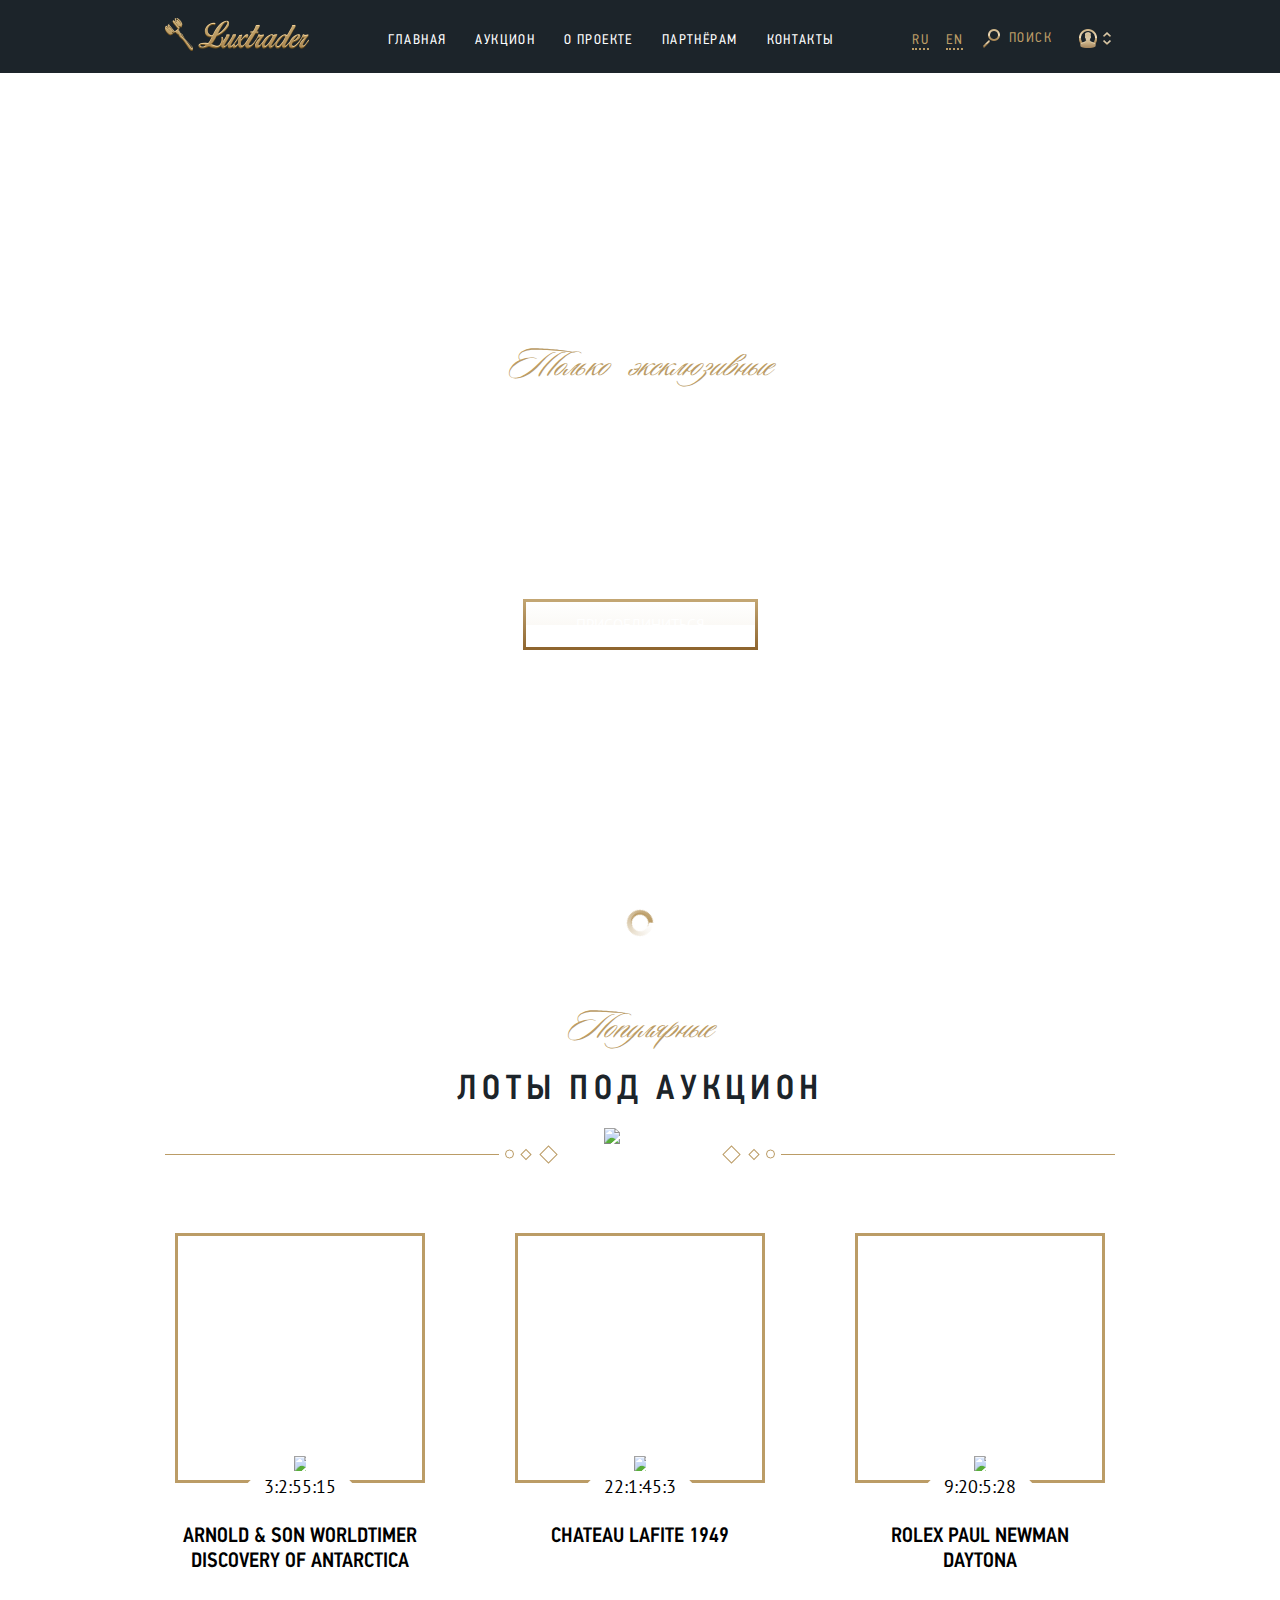
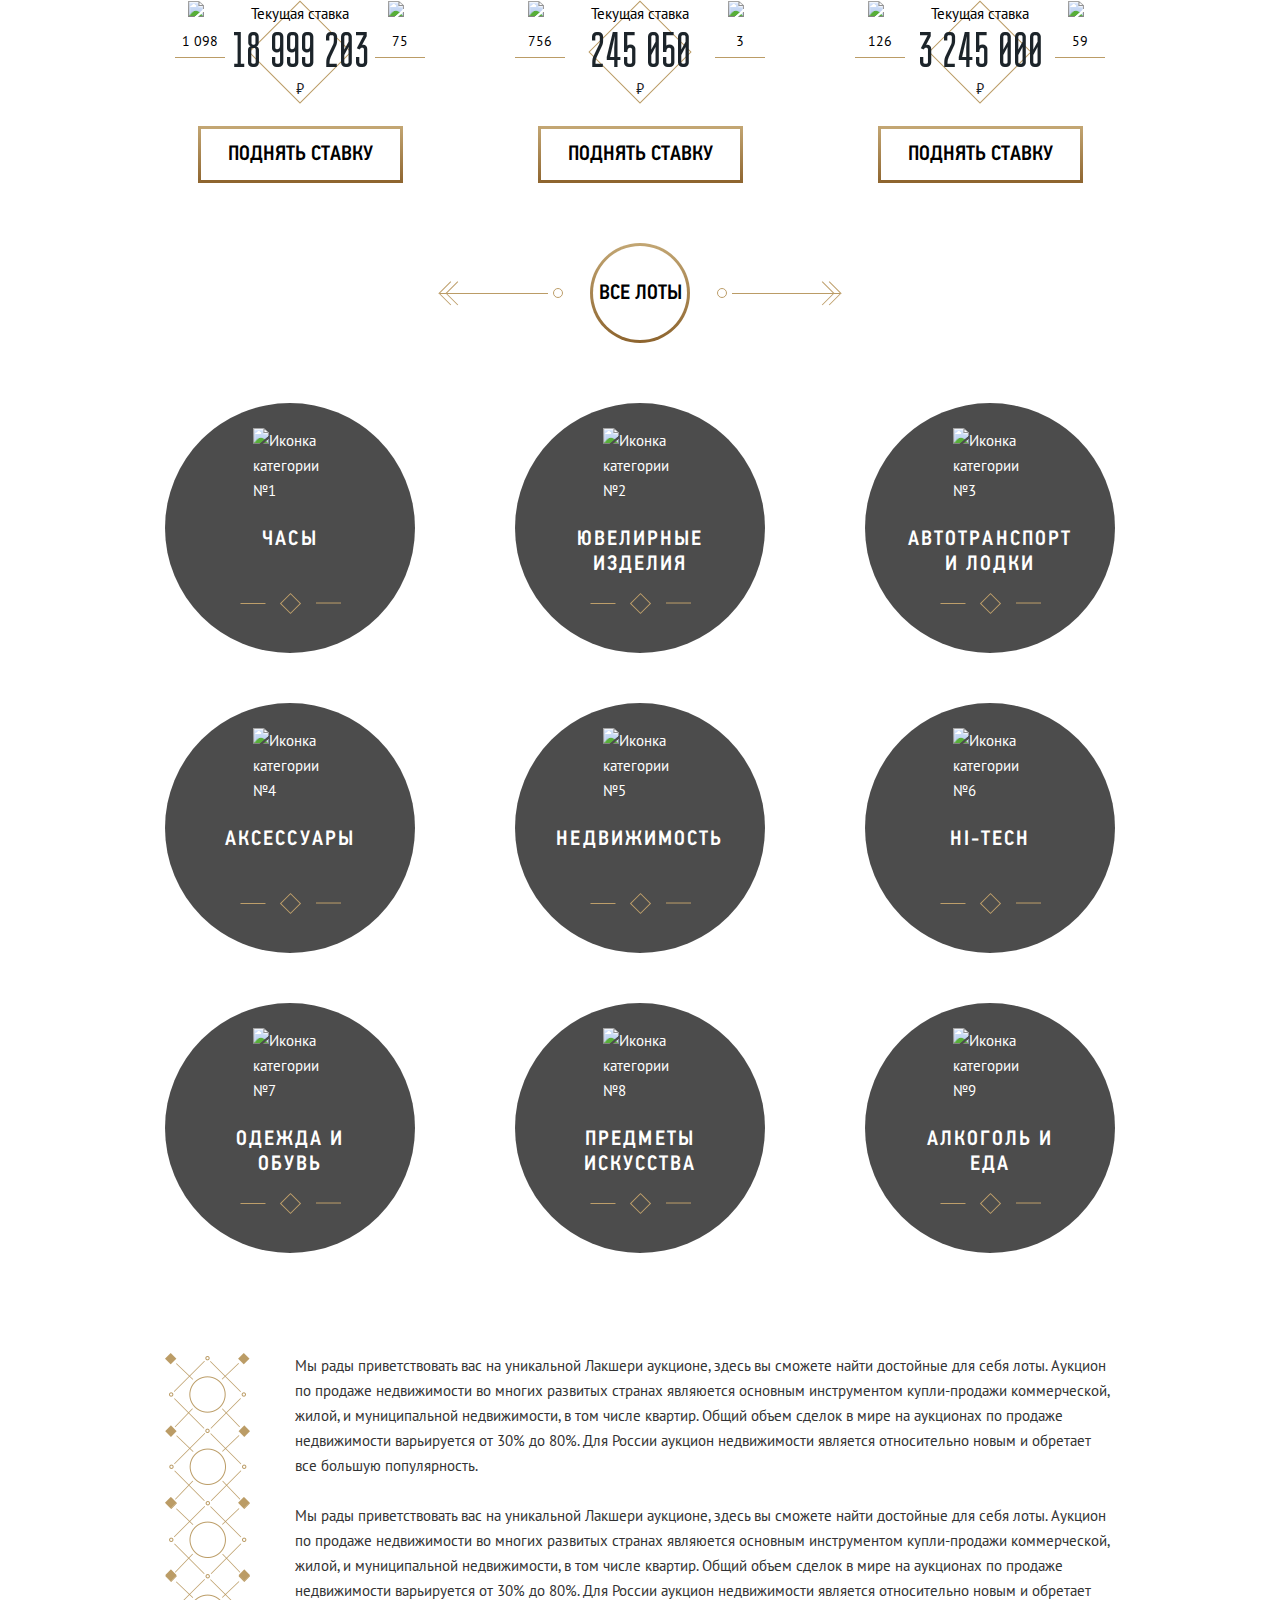
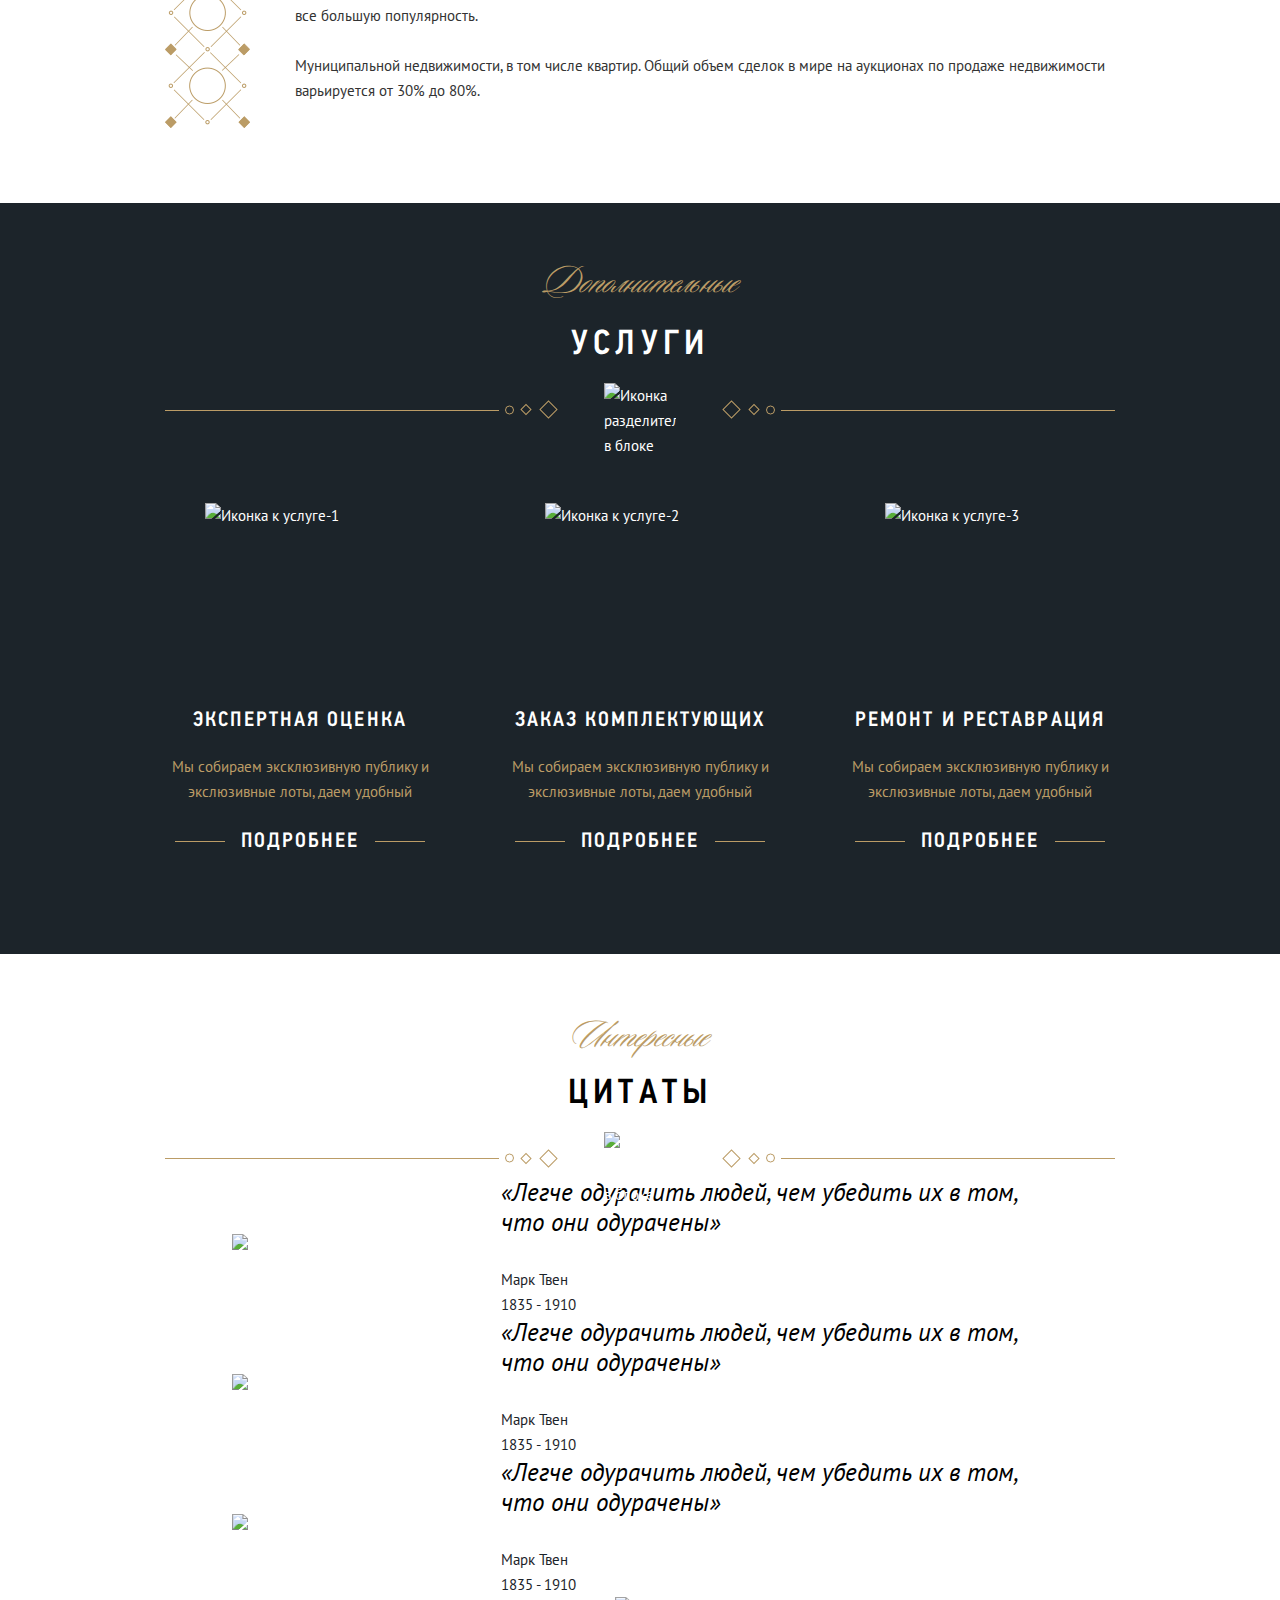
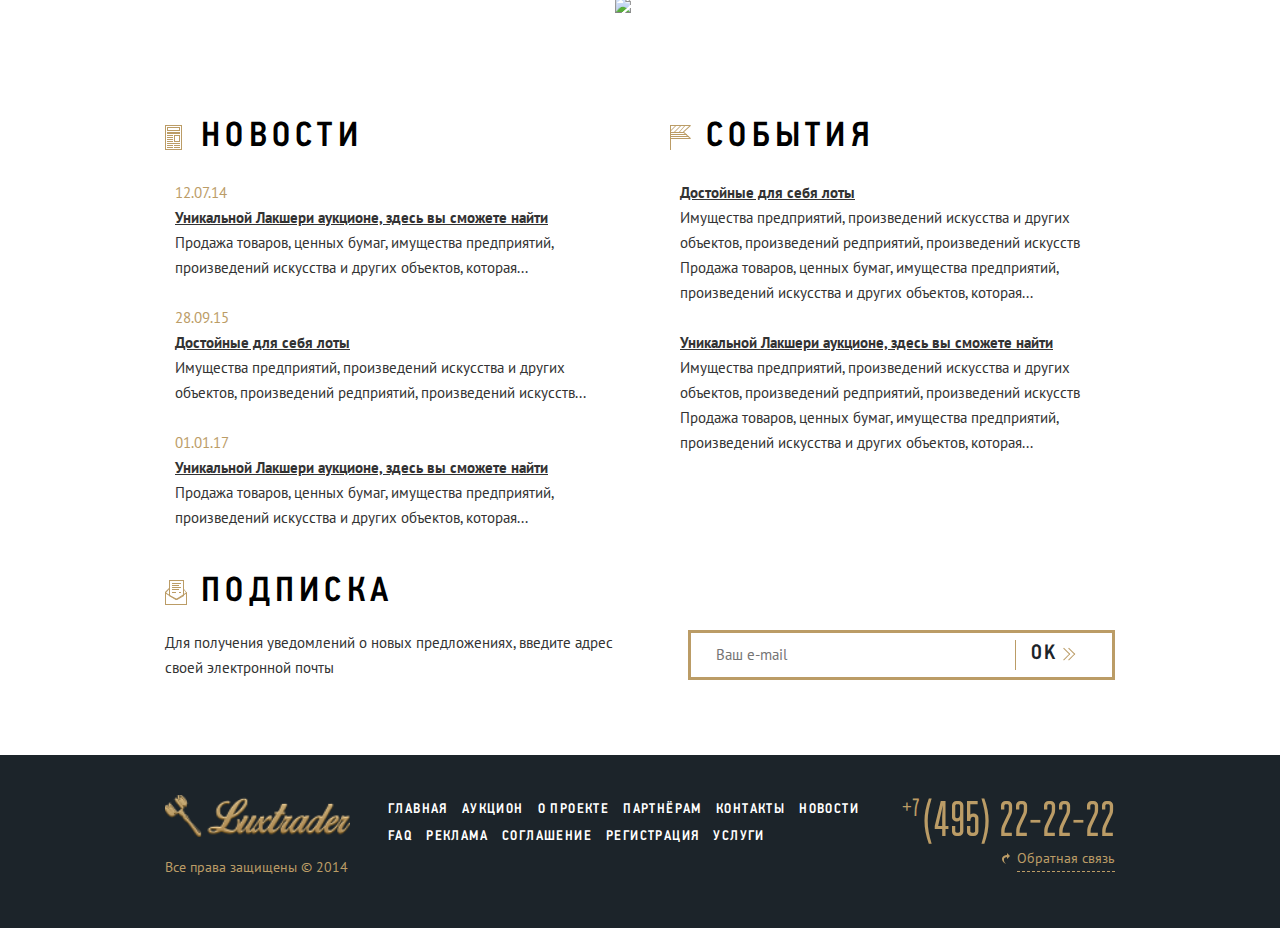
<file: Luxtrader/index.html>
<!DOCTYPE html>
<html lang="ru">
<head>
	<meta charset="UTF-8">
	<meta name="description" content="LuxTrader - эксклюзивные лоты для продажи">
	<meta name="keywords" content="LuxTrader, аукционная площадка, эксклюзивные лоты">
	<meta name="viewport" content="width=device-width, initial-scale=1, minimum-scale=1">
	<meta http-equiv="X-UA-Compatible" content="IE=edge">
	<link rel="stylesheet" href="css/style.css" type="text/css">
	<title>LuxTrader</title>
</head>
<body>
	<div class="wrapper" id="top">
		<header class="header">	
			<div class="container">
				<div class="header__content">
					<a class="header__logo" href="#">
						<img src="img/logo.png" alt="Логотип компании">
					</a>
					<nav class="header__navigation">
						<ul class="header__menu">
							<li><a href="#top" class="header__link">главная</a></li>
							<li><a href="#lots" class="header__link">аукцион</a></li>
							<li><a href="#about" class="header__link">о проекте</a></li>
							<li><a href="#partner" class="header__link">партнёрам</a></li>
							<li><a href="#footer" class="header__link">контакты</a></li>
						</ul>
					</nav>
					<div class="header__settings">
						<div class="header__language">
							<a href="#" class="header__ru">ru</a>
							<a href="#" class="header__en">en</a>
						</div>
						<a class="header__search" href="#">поиск</a>
						<div class="header__form">
							<form action="#" method="POST" class="search-form">
								<label for="search">Поиск</label>
								<input type="text" name="search" id="search" placeholder="Поиск" autocomplete="off">
								<button type="submit" name="search-button">Найти</button>
							</form>
						</div>
						<a class="header__user" href="#">Профиль пользователя</a>
						<div class="user-menu">
							<a href="#" class="user-menu__link">Выбор региона</a>
							<a href="#" class="user-menu__link">Личный кабинет</a>
							<a href="#" class="user-menu__link">Мои ставки</a>
							<a href="#" class="user-menu__link">Мои лоты</a>
						</div>
					</div>
					<div class="header__burger">
						<a href="#" class="header__button">
							<span class="header__line"></span>
							<span class="header__line"></span>
							<span class="header__line"></span>
						</a>
					</div>
				</div>
			</div>		
		</header>

		<main>
			<section class="top">
				<div class="top__slider">
					<div class="top__slide ibg">
						<img src="img/top-slide-1.jpg" alt="Первый слайд">
					</div>
					<div class="top__slide ibg">
						<img src="img/top-slide-2.jpg" alt="Второй слайд">
					</div>
				</div>
				<div class="top__content">
					<div class="container">
						<p class="top__subtitle section-subtitle">Только эксклюзивные</p>
						<h1 class="top__main">Лоты под аукцион и свобоДную продажу</h1>
						<p class="top__text">Мы собираем эксклюзивную публику и экслюзивные лоты, даем удобный и автоматизированный сервис по покупке и продаже, а также выставлению лотов на аукцион, предоставляем личные кабинеты, а также оказываем сопутствубщие услуги с продажей редких и дорогих вещей</p>
						<button type="button" class="top__button button">присоединиться</button>
					</div>
				</div>
			</section>

			<section class="lots" id="lots">
				<div class="container">
					<p class="lots__subtitle section-subtitle">Популярные</p>
					<h2 class="lots__title section-title">лоты под аукцион</h2>
					<div class="lots__devider section-devider">
						<div class="section-devider__image">
							<img data-src="img/icon-devider-lots.png" alt="Иконка разделителя в блоке">
							<span class="section-devider__left"></span>
							<span class="section-devider__right"></span>
						</div>
					</div>
					<div class="lots__block">
						<div class="lots__column">
							<div class="lots__item">
								<div class="lots__image ibg">
									<img src="img/lots-image-1.jpg" alt="Картинка лота №1">
								</div>
								<div class="lots__counter">
									<div class="lots__icon1">
										<img data-src="img/icon-sandwatch.png" alt="Иконка песочных часов">
									</div>
									<p class="lots__time"><span class="lots__days1">3</span>:<span class="lots__hours1">2</span>:<span class="lots__minutes1">55</span>:<span class="lots__seconds1">15</span></p>
								</div>
								<p class="lots__name">Arnold & Son Worldtimer discovery of antarctica</p>
								<div class="lots__info">
									<div class="lots__left">
										<div class="lots__icon2">
											<img data-src="img/icon-eye.png" alt="Иконка просмотров">
										</div>
										<span class="lots__number">1 098</span>
									</div>
									<div class="lots__center">
										<p class="lots__text1">Текущая ставка</p>
										<p class="lots__text2">18 999 203</p>
										<p class="lots__text3">&#8381;</p>
									</div>
									<div class="lots__right">
										<div class="lots__icon2">
											<img data-src="img/icon-palm.png" alt="Иконка ставок">
										</div>
										<span class="lots__number">75</span>
									</div>
								</div>
								<button type="button" class="lots__button button">поднять ставку</button>
							</div>
						</div>
						<div class="lots__column">
							<div class="lots__item">
								<div class="lots__image ibg">
									<img src="img/lots-image-2.jpg" alt="Картинка лота №2">
								</div>
								<div class="lots__counter">
									<div class="lots__icon1">
										<img data-src="img/icon-sandwatch.png" alt="Иконка песочных часов">
									</div>
									<p class="lots__time"><span class="lots__days2">22</span>:<span class="lots__hours2">1</span>:<span class="lots__minutes2">45</span>:<span class="lots__seconds2">3</span></p>
								</div>
								<p class="lots__name">Chateau Lafite 1949</p>
								<div class="lots__info">
									<div class="lots__left">
										<div class="lots__icon2">
											<img data-src="img/icon-eye.png" alt="Иконка просмотров">
										</div>
										<span class="lots__number">756</span>
									</div>
									<div class="lots__center">
										<p class="lots__text1">Текущая ставка</p>
										<p class="lots__text2">245 050</p>
										<p class="lots__text3">&#8381;</p>
									</div>
									<div class="lots__right">
										<div class="lots__icon2">
											<img data-src="img/icon-palm.png" alt="Иконка ставок">
										</div>
										<span class="lots__number">3</span>
									</div>
								</div>
								<button type="button" class="lots__button button">поднять ставку</button>
							</div>
						</div>
						<div class="lots__column">
							<div class="lots__item">
								<div class="lots__image ibg">
									<img src="img/lots-image-3.jpg" alt="Картинка лота №3">
								</div>
								<div class="lots__counter">
									<div class="lots__icon1">
										<img data-src="img/icon-sandwatch.png" alt="Иконка песочных часов">
									</div>
									<p class="lots__time"><span class="lots__days3">9</span>:<span class="lots__hours3">20</span>:<span class="lots__minutes3">5</span>:<span class="lots__seconds3">28</span></p>
								</div>
								<p class="lots__name">Rolex Paul Newman Daytona</p>
								<div class="lots__info">
									<div class="lots__left">
										<div class="lots__icon2">
											<img data-src="img/icon-eye.png" alt="Иконка просмотров">
										</div>
										<span class="lots__number">126</span>
									</div>
									<div class="lots__center">
										<p class="lots__text1">Текущая ставка</p>
										<p class="lots__text2">3 245 000</p>
										<p class="lots__text3">&#8381;</p>
									</div>
									<div class="lots__right">
										<div class="lots__icon2">
											<img data-src="img/icon-palm.png" alt="Иконка ставок">
										</div>
										<span class="lots__number">59</span>
									</div>
								</div>
								<button type="button" class="lots__button button">поднять ставку</button>
							</div>
						</div>
					</div>
				</div>
			</section>

			<section class="categories">
				<div class="container">
					<div class="categories__header">
						<span class="categories__left"></span>
						<div class="categories__center">
							<h2 class="categories__title">все лоты</h2>
						</div>
						<span class="categories__right"></span>
					</div>
					<div class="categories__block">
						<div class="categories__item">
							<div class="categories__image">
								<img data-src="img/category-image1.jpg" alt="Картинка категори №1">
							</div>
							<div class="categories__info">
								<div class="categories__icon">
									<img data-src="img/category-icon1.png" alt="Иконка категории №1">
								</div>
								<span class="categories__name">часы</span>
								<span class="categories__pattern"></span>
							</div>
						</div>
						<span class="categories__devider"><span class="categories__inner"></span></span>
						<div class="categories__item">
							<div class="categories__image">
								<img data-src="img/category-image2.jpg" alt="Картинка категори №2">
							</div>
							<div class="categories__info">
								<div class="categories__icon">
									<img data-src="img/category-icon2.png" alt="Иконка категории №2">
								</div>
								<span class="categories__name">Ювелирные Изделия</span>
								<span class="categories__pattern"></span>
							</div>
						</div>
						<span class="categories__devider"><span class="categories__inner"></span></span>
						<div class="categories__item">
							<div class="categories__image">
								<img data-src="img/category-image3.jpg" alt="Картинка категори №3">
							</div>
							<div class="categories__info">
								<div class="categories__icon">
									<img data-src="img/category-icon3.png" alt="Иконка категории №3">
								</div>
								<span class="categories__name">Автотранспорт и лодки</span>
								<span class="categories__pattern"></span>
							</div>
						</div>
						<span class="categories__devider"><span class="categories__inner"></span></span>
						<div class="categories__item">
							<div class="categories__image">
								<img data-src="img/category-image4.jpg" alt="Картинка категори №4">
							</div>
							<div class="categories__info">
								<div class="categories__icon">
									<img data-src="img/category-icon4.png" alt="Иконка категории №4">
								</div>
								<span class="categories__name">аксессуары</span>
								<span class="categories__pattern"></span>
							</div>
						</div>
						<span class="categories__devider"><span class="categories__inner"></span></span>
						<div class="categories__item">
							<div class="categories__image">
								<img data-src="img/category-image5.jpg" alt="Картинка категори №5">
							</div>
							<div class="categories__info">
								<div class="categories__icon">
									<img data-src="img/category-icon5.png" alt="Иконка категории №5">
								</div>
								<span class="categories__name">недвижимость</span>
								<span class="categories__pattern"></span>
							</div>
						</div>
						<span class="categories__devider"><span class="categories__inner"></span></span>
						<div class="categories__item">
							<div class="categories__image">
								<img data-src="img/category-image6.jpg" alt="Картинка категори №6">
							</div>
							<div class="categories__info">
								<div class="categories__icon">
									<img data-src="img/category-icon6.png" alt="Иконка категории №6">
								</div>
								<span class="categories__name">hi-tech</span>
								<span class="categories__pattern"></span>
							</div>
						</div>
						<span class="categories__devider"><span class="categories__inner"></span></span>
						<div class="categories__item">
							<div class="categories__image">
								<img data-src="img/category-image7.jpg" alt="Картинка категори №7">
							</div>
							<div class="categories__info">
								<div class="categories__icon">
									<img data-src="img/category-icon7.png" alt="Иконка категории №7">
								</div>
								<span class="categories__name">одежда и обувь</span>
								<span class="categories__pattern"></span>
							</div>
						</div>
						<span class="categories__devider"><span class="categories__inner"></span></span>
						<div class="categories__item">
							<div class="categories__image">
								<img data-src="img/category-image8.jpg" alt="Картинка категори №8">
							</div>
							<div class="categories__info">
								<div class="categories__icon">
									<img data-src="img/category-icon8.png" alt="Иконка категории №8">
								</div>
								<span class="categories__name">предметы искусства</span>
								<span class="categories__pattern"></span>
							</div>
						</div>
						<span class="categories__devider"><span class="categories__inner"></span></span>
						<div class="categories__item">
							<div class="categories__image">
								<img data-src="img/category-image9.jpg" alt="Картинка категори №9">
							</div>
							<div class="categories__info">
								<div class="categories__icon">
									<img data-src="img/category-icon9.png" alt="Иконка категории №9">
								</div>
								<span class="categories__name">алкоголь и еда</span>
								<span class="categories__pattern"></span>
							</div>
						</div>
						<span class="categories__devider"><span class="categories__inner"></span></span>
					</div>
				</div>
			</section>

			<section class="about" id="about">
				<h2>Скрытый заголовок</h2>
				<div class="container">
					<div class="about__block">
						<!-- Блок для фоновой картинки -->
						<div class="about__image"></div>
						<div class="about__info">
							<p class="about__text">Мы рады приветствовать вас на уникальной Лакшери аукционе, здесь вы сможете найти достойные для себя лоты. Аукцион по продаже недвижимости во многих развитых странах являюется основным инструментом купли-продажи коммерческой, жилой, и муниципальной недвижимости, в том числе квартир. Общий объем сделок в мире на аукционах по продаже недвижимости варьируется от 30% до 80%. Для России аукцион недвижимости является относительно новым и обретает все большую популярность.</p>
							<p class="about__text">Мы рады приветствовать вас на уникальной Лакшери аукционе, здесь вы сможете найти достойные для себя лоты. Аукцион по продаже недвижимости во многих развитых странах являюется основным инструментом купли-продажи коммерческой, жилой, и муниципальной недвижимости, в том числе квартир. Общий объем сделок в мире на аукционах по продаже недвижимости варьируется от 30% до 80%. Для России аукцион недвижимости является относительно новым и обретает все большую популярность.</p>
							<p class="about__text">Муниципальной недвижимости, в том числе квартир. Общий объем сделок в мире на аукционах по продаже недвижимости варьируется от 30% до 80%.</p>
						</div>
					</div>
				</div>				
			</section>


			<section class="services" id="partner">
				<div class="container">
					<p class="services__subtitle section-subtitle">Дополнительные</p>
					<h2 class="services__title section-title">услуги</h2>
					<div class="services__devider section-devider">
						<div class="section-devider__image">
							<img data-src="img/icon-devider-services.png" alt="Иконка разделителя в блоке">
							<span class="section-devider__left"></span>
							<span class="section-devider__right"></span>
						</div>
					</div>
					<div class="services__block">
						<div class="services__column">
							<div class="services__item">
								<div class="services__image">
									<img data-src="img/services-1.png" alt="Иконка к услуге-1">
								</div>
								<h3 class="services__name">Экспертная оценка</h3>
								<p class="services__description">Мы собираем эксклюзивную публику и экслюзивные лоты, даем удобный </p>
								<button type="button" class="services__button">подробнее</button>
							</div>
						</div>	
						<div class="services__column">
							<div class="services__item">
								<div class="services__image">
									<img data-src="img/services-2.png" alt="Иконка к услуге-2">
								</div>
								<h3 class="services__name">заказ комплектующих</h3>
								<p class="services__description">Мы собираем эксклюзивную публику и экслюзивные лоты, даем удобный </p>
								<button type="button" class="services__button">подробнее</button>
							</div>
						</div>
						<div class="services__column">
							<div class="services__item">
								<div class="services__image">
									<img data-src="img/services-3.png" alt="Иконка к услуге-3">
								</div>
								<h3 class="services__name">ремонт и реставрациЯ</h3>
								<p class="services__description">Мы собираем эксклюзивную публику и экслюзивные лоты, даем удобный </p>
								<button type="button" class="services__button">подробнее</button>
							</div>
						</div>					
					</div>
				</div>
			</section>

			<section class="quotes">
				<div class="container">
					<p class="quotes__subtitle section-subtitle">Интересные</p>
					<h2 class="quotes__title section-title">цитаты</h2>
					<div class="quotes__devider section-devider">
						<div class="section-devider__image">
							<img data-src="img/icon-devider-quotes.png" alt="Иконка разделителя в блоке">
							<span class="section-devider__left"></span>
							<span class="section-devider__right"></span>
						</div>
					</div>
					<div class="quotes__slider">
						<div class="quotes__slide-wrap">
							<div class="quotes__slide">
								<div class="quotes__image">
									<img data-src="img/quotes-photo.png" alt="Фото автора цитаты">
								</div>
								<div class="quotes__info">
									<p class="quotes__text">«Легче одурачить людей, чем убедить их в том, что они одурачены»</p>
									<span class="quotes__author">Марк Твен</span>
									<span class="quotes__author">1835 - 1910</span>
								</div>
							</div>
						</div>
						<div class="quotes__slide-wrap">
							<div class="quotes__slide">
								<div class="quotes__image">
									<img data-src="img/quotes-photo.png" alt="Фото автора цитаты">
								</div>
								<div class="quotes__info">
									<p class="quotes__text">«Легче одурачить людей, чем убедить их в том, что они одурачены»</p>
									<span class="quotes__author">Марк Твен</span>
									<span class="quotes__author">1835 - 1910</span>
								</div>
							</div>
						</div>
						<div class="quotes__slide-wrap">
							<div class="quotes__slide">
								<div class="quotes__image">
									<img data-src="img/quotes-photo.png" alt="Фото автора цитаты">
								</div>
								<div class="quotes__info">
									<p class="quotes__text">«Легче одурачить людей, чем убедить их в том, что они одурачены»</p>
									<span class="quotes__author">Марк Твен</span>
									<span class="quotes__author">1835 - 1910</span>
								</div>
							</div>
						</div>
					</div>
					<div class="quotes__icon">
						<img data-src="img/quotes-icon.png" alt="Иконка под слайдером с цитатами">
					</div>
				</div>
			</section>

			<section class="contacts" id="news">
				<div class="container">
					<div class="contacts__info">
						<div class="contacts__news">
							<h2 class="contacts__title section-title">новости</h2>
							<a href="#" class="contacts__item">
								<span class="contacts__date">12.07.14</span>
								<h3 class="contacts__name">Уникальной Лакшери аукционе, здесь вы сможете найти</h3>
								<p class="contacts__text">Продажа товаров, ценных бумаг, имущества предприятий, произведений искусства и других объектов, которая...</p>
							</a>
							<a href="#" class="contacts__item">
								<span class="contacts__date">28.09.15</span>
								<h3 class="contacts__name">Достойные для себя лоты</h3>
								<p class="contacts__text">Имущества предприятий, произведений искусства и других объектов, произведений редприятий, произведений искусств...</p>
							</a>
							<a href="#" class="contacts__item">
								<span class="contacts__date">01.01.17</span>
								<h3 class="contacts__name">Уникальной Лакшери аукционе, здесь вы сможете найти</h3>
								<p class="contacts__text">Продажа товаров, ценных бумаг, имущества предприятий, произведений искусства и других объектов, которая...</p>
							</a>
						</div>
						<div class="contacts__events">
							<h2 class="contacts__title section-title">события</h2>
							<a href="#" class="contacts__item">
								<h3 class="contacts__name">Достойные для себя лоты</h3>
								<p class="contacts__text">Имущества предприятий, произведений искусства и других объектов, произведений редприятий, произведений искусств Продажа товаров, ценных бумаг, имущества предприятий, произведений искусства и других объектов, которая...</p>
							</a>
							<a href="#" class="contacts__item">
								<h3 class="contacts__name">Уникальной Лакшери аукционе, здесь вы сможете найти</h3>
								<p class="contacts__text">Имущества предприятий, произведений искусства и других объектов, произведений редприятий, произведений искусств Продажа товаров, ценных бумаг, имущества предприятий, произведений искусства и других объектов, которая...</p>
							</a>
						</div>
					</div>
					<div class="contacts__subscribe">
						<h2 class="contacts__title section-title">подписка</h2>
						<div class="contacts__block">
							<p class="contacts__description">Для получения уведомлений о новых предложениях, введите адрес своей электронной почты</p>
							<form action="#" method="POST" class="contacts__form">
								<div class="contacts__input">
									<label for="email2">Почта</label>
									<input type="email" name="email2" id="email2" placeholder="Ваш e-mail" required autocomplete="off">
								</div>					
								<button type="submit" class="contacts__button">ok<span></span></button>
							</form>
						</div>
					</div>
				</div>
			</section>
		</main>	

		<footer class="footer" id="footer">	
			<div class="container">
				<div class="footer__block">
					<div class="footer__copyright">
						<a class="footer__logo" href="#">
							<img src="img/logo.png" alt="Логотип компании">
						</a>
						<p class="footer__copy">Все права защищены © 2014</p>
					</div>
					<div class="footer__info">
						<nav class="footer__navigation">
							<ul class="footer__menu">
								<li><a href="#top" class="footer__link">главная</a></li>
								<li><a href="#lots" class="footer__link">аукцион</a></li>
								<li><a href="#about" class="footer__link">о проекте</a></li>
								<li><a href="#partner" class="footer__link">партнёрам</a></li>
								<li><a href="#footer" class="footer__link">контакты</a></li>
								<li><a href="#news" class="footer__link">новости</a></li>
							</ul>
						</nav>
						<div class="footer__support">
							<a href="#" class="footer__help">FAQ</a>
							<a href="#" class="footer__help">реклама</a>
							<a href="#" class="footer__help">соглашение</a>
							<a href="#" class="footer__help">регистрация</a>
							<a href="#" class="footer__help">услуги</a>
						</div>
					</div>
					<div class="footer__phone">
						<span class="footer__number1">+7</span>
						<span class="footer__number2"> (495) 22-22-22</span>
						<a href="#" class="footer__contact">Обратная связь</a>
					</div>
				</div>
			</div>			
		</footer>	

		<div class="modal">
			<div class="modal__wrap">
				<button type="button" class="modal__close">
					<span>close</span>
				</button>
				<h2 class="modal__title">Укажите Ваши контакты:</h2>
				<form action="#" method="POST" class="modal__form">
					<div class="modal__input">
						<label for="name">Имя</label>
						<input type="text" name="name" placeholder="Ваше имя" id="name" required autocomplete="off">
						<div class="modal__error"></div>
					</div>
					<div class="modal__input">
						<label for="email">Почта</label>
						<input type="email" name="email" placeholder="Ваш Email" id="email" required autocomplete="off">
						<div class="modal__error"></div>
					</div>
					<div class="modal__text">
						<textarea name="message" placeholder="Сообщение"></textarea>
					</div>
					<button type="submit" class="modal__button disabled">Отправить</button>
				</form>
			</div>
		</div>
	</div>

	<script src="https://code.jquery.com/jquery-3.4.1.js" integrity="sha256-WpOohJOqMqqyKL9FccASB9O0KwACQJpFTUBLTYOVvVU=" crossorigin="anonymous"></script>
	<script src="js/slick.min.js"></script>
	<script src="js/script.js"></script>
</body>
</html>
</file>
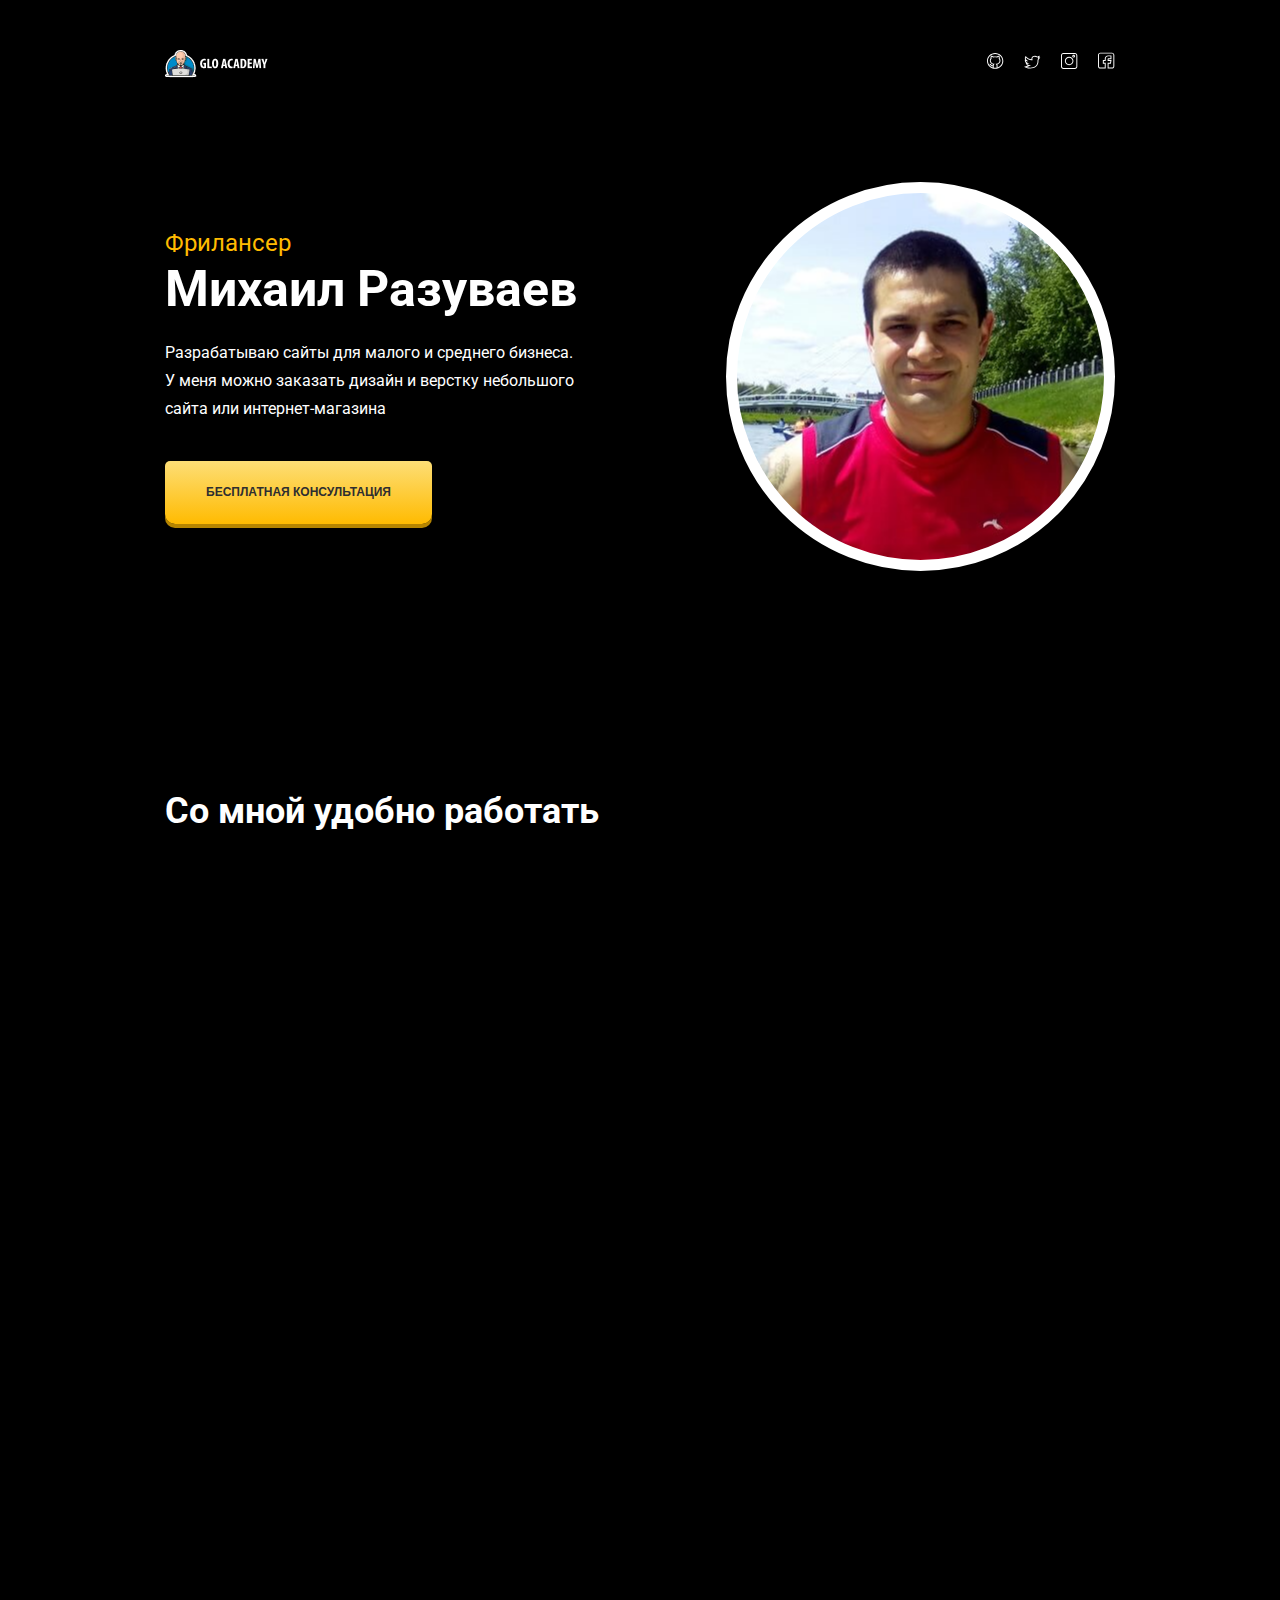
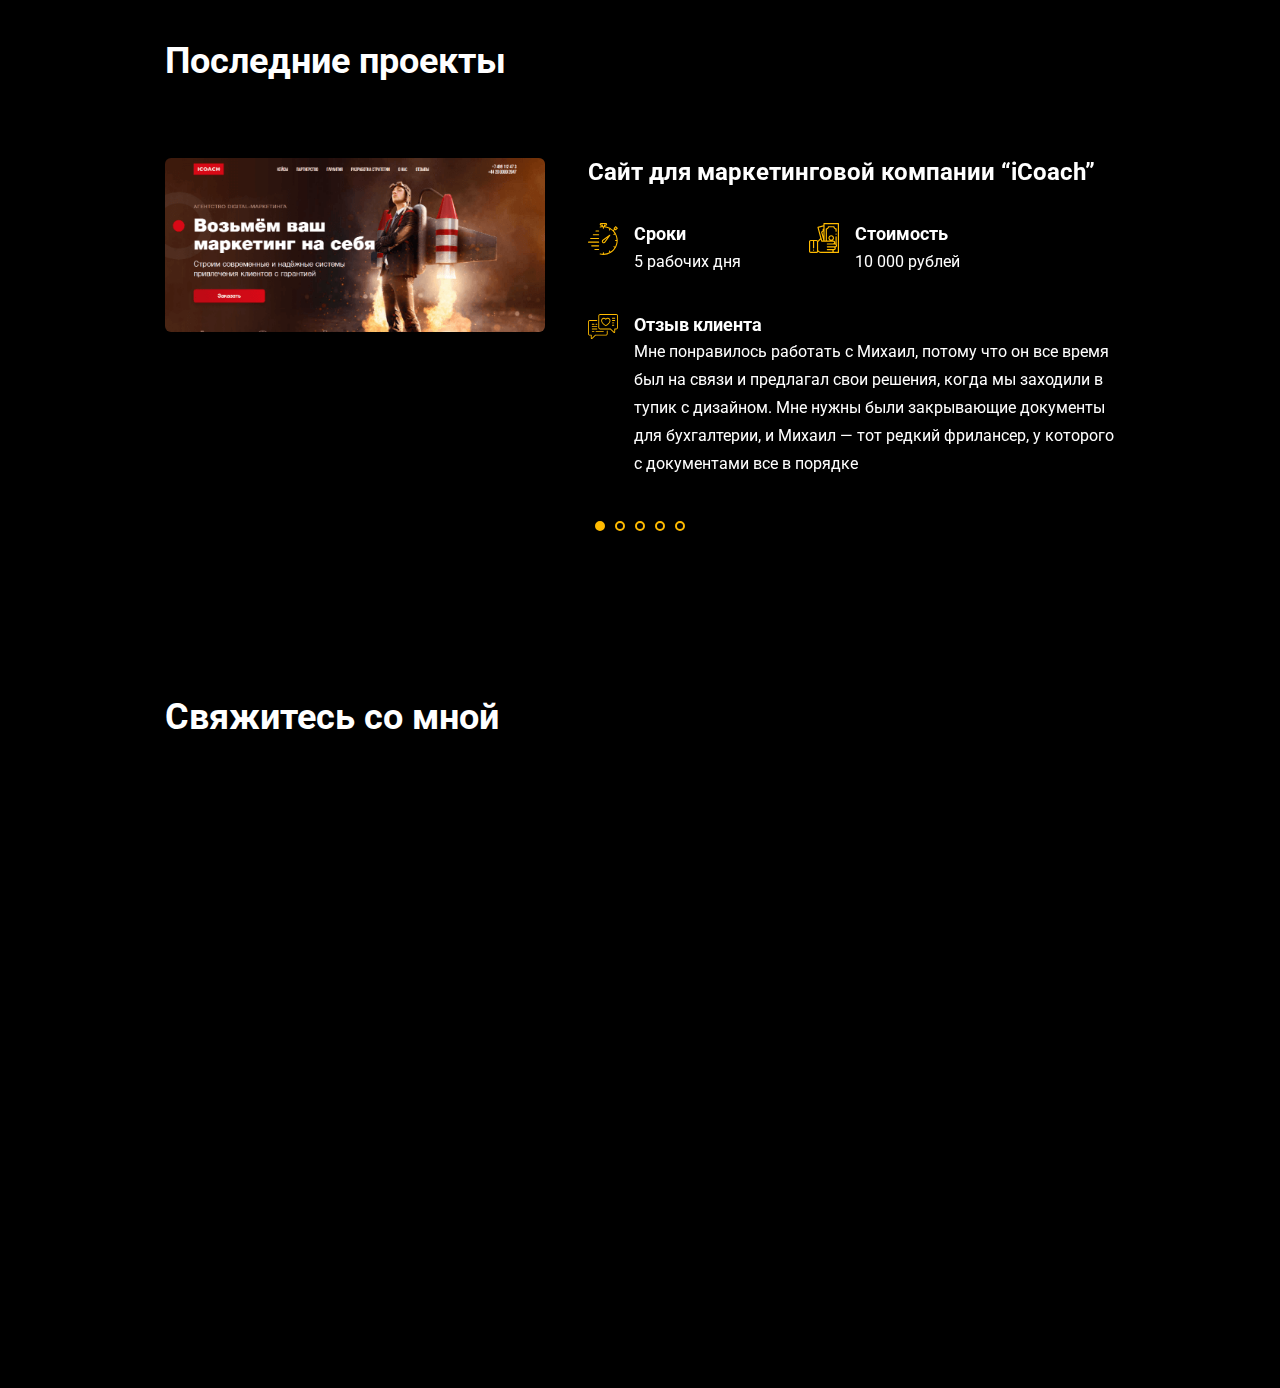
<file: Portfolio/index.html>
<!DOCTYPE html>
<html lang="ru">
<head>
	<meta charset="UTF-8">
	<meta name="description" content="Portfolio">
	<meta name="keywords" content="Portfolio, портфолио, моё портфолио, тестовое портфолио">
	<meta name="viewport" content="width=device-width, initial-scale=1, minimum-scale=1">
	<meta http-equiv="X-UA-Compatible" content="IE=edge">
	<link rel="stylesheet" href="css/animate.css" type="text/css">
	<link rel="stylesheet" href="css/swiper.min.css" type="text/css">
	<link rel="stylesheet" href="css/style.css" type="text/css">
	<title>Portfolio</title>
</head>
<body>
	<header class="header">
		<div class="container">
			<div class="header__top">
				<div class="header__logo">
					<img src="img/logo.png" alt="Логотип">
				</div>
				<div class="header__socials">
					<a href="#" class="header__social"><img src="img/social-github.svg" alt="Иконка GitHub"></a>
					<a href="#" class="header__social"><img src="img/social-twitter.svg" alt="Иконка Twitter"></a>
					<a href="#" class="header__social"><img src="img/social-instagram.svg" alt="Иконка Instagram"></a>
					<a href="#" class="header__social"><img src="img/social-facebook.svg" alt="Иконка Facbook"></a>
				</div>
			</div>
			<div class="header__content">
				<div class="header__info">
					<span class="header__subtitle wow fadeIn" data-wow-duration="1s">Фрилансер</span>
					<h1 class="header__title wow fadeIn" data-wow-duration="1s" data-wow-delay="0.7s">Михаил Разуваев</h1>
					<p class="header__description wow fadeIn" data-wow-duration="1s" data-wow-delay="1.4s">Разрабатываю сайты для малого и среднего бизнеса. У меня можно заказать дизайн и верстку небольшого сайта или интернет-магазина</p>
					<button class="header__button button wow fadeIn" type="button" data-wow-duration="1s" data-wow-delay="2.1s">Бесплатная консультация</button>
				</div>
				<div class="header__photo wow flipInX" data-wow-duration="1s" data-wow-delay="2.5s"></div>
			</div>
		</div>
	</header>

	<main>
		<section class="features">
			<div class="container">
				<h2 class="features__title section-title">Со мной удобно работать</h2>
				<div class="features__block">
					<div class="features__item wow fadeInDown" data-wow-duration="1.5s" data-wow-offset="150">
						<div class="features__icon">
							<img src="img/features-icon1.svg" alt="Иконка первого преимущества">
						</div>
						<h3 class="features__name">По договору</h3>
						<p class="features__description">Предоставлю все документы для бухгалтерии: договоры, счета и акты. Работаю как ИП без НДС.</p>
					</div>
					<div class="features__item wow fadeInDown" data-wow-duration="1.5s" data-wow-offset="150">
						<div class="features__icon">
							<img src="img/features-icon2.svg" alt="Иконка второго преимущества">
						</div>
						<h3 class="features__name">Точно в срок</h3>
						<p class="features__description">В договоре прописана моя  ответственность за срок проекта. Если просрочу — плачу неустойку. </p>
					</div>
					<div class="features__item wow fadeInDown" data-wow-duration="1.5s" data-wow-offset="150">
						<div class="features__icon">
							<img src="img/features-icon3.svg" alt="Иконка третьего преимущества">
						</div>
						<h3 class="features__name">Ценник под вас</h3>
						<p class="features__description">Если у вас нетиповой проект, сделаю рассчет цены за работу и объясню, как складывается цена.</p>
					</div>
					<div class="features__item wow fadeInDown" data-wow-duration="1.5s" data-wow-offset="150">
						<div class="features__icon">
							<img src="img/features-icon4.svg" alt="Иконка четвёртого преимущества">
						</div>
						<h3 class="features__name">Премежуточные итоги</h3>
						<p class="features__description">Показываю работу поэтапно, а не  в последий момент перед  крайним сроком.</p>
					</div>
					<div class="features__item wow fadeInDown" data-wow-duration="1.5s" data-wow-offset="150">
						<div class="features__icon">
							<img src="img/features-icon5.svg" alt="Иконка пятого преимущества">
						</div>
						<h3 class="features__name">Хостинг и домен </h3>
						<p class="features__description">Если мы договорились о цене проекта, в неё входит всё: домен и хостинг на год + SSL сертификат.</p>
					</div>
					<div class="features__item wow fadeInDown" data-wow-duration="1.5s" data-wow-offset="150">
						<div class="features__icon">
							<img src="img/features-icon6.svg" alt="Иконка шестого преимущества">
						</div>
						<h3 class="features__name">Не брошу после сдачи</h3>
						<p class="features__description">Научу вас или вашего сотрудника пользоваться сайтом, запишу видео-инструкции.</p>
					</div>
				</div>
			</div>
		</section>

		<section class="projects">
			<div class="container">
				<h2 class="projects__title section-title">Последние проекты</h2>
				<div class="swiper-container projects__slider">
			    <div class="swiper-wrapper">
			      <div class="swiper-slide projects__slide">
							<div class="projects__image">
								<img src="img/icoach-image.jpg" alt="Картинка сайта 'iCoach'">
							</div>
							<div class="projects__info">
								<h3 class="projects__name">Сайт для маркетинговой компании “iCoach”</h3>
								<div class="projects__data">
									<div class="projects__time">
										<h4 class="projects__subtitle">Сроки</h4>
										<span class="projects__text">5 рабочих дня</span>
									</div>
									<div class="projects__cost">
										<h4 class="projects__subtitle">Стоимость</h4>
										<span class="projects__text">10 000 рублей</span>
									</div>
									<div class="projects__feedback">
										<h4 class="projects__subtitle">Отзыв клиента</h4>
										<span class="projects__text">Мне понравилось работать с Михаил, потому что он все время был на связи и предлагал свои решения, когда мы заходили в тупик с дизайном. Мне нужны были закрывающие документы для бухгалтерии, и Михаил — тот редкий фрилансер, у которого с документами все в порядке</span>
									</div>
								</div>
							</div>
			      </div>
			      <div class="swiper-slide projects__slide">
			      	<div class="projects__image">
								<img src="img/ecoforest-image.jpg" alt="Картинка сайта 'EcoForest'">
							</div>
							<div class="projects__info">
								<h3 class="projects__name">Сайт для деревообрабатывающей компании “EcoForest”</h3>
								<div class="projects__data">
									<div class="projects__time">
										<h4 class="projects__subtitle">Сроки</h4>
										<span class="projects__text">1 рабочий день</span>
									</div>
									<div class="projects__cost">
										<h4 class="projects__subtitle">Стоимость</h4>
										<span class="projects__text">1 500 рублей</span>
									</div>
									<div class="projects__feedback">
										<h4 class="projects__subtitle">Отзыв клиента</h4>
										<span class="projects__text">Мне понравилось работать с Михаилом, потому что он все время был на связи и предлагал свои решения.</span>
									</div>
								</div>
							</div>
			      </div>
			      <div class="swiper-slide projects__slide">
			      	<div class="projects__image">
								<img src="img/luxtrader-image.jpg" alt="Картинка сайта 'LuxTrader'">
							</div>
							<div class="projects__info">
								<h3 class="projects__name">Сайт для аукционной площадки “LuxTrader”</h3>
								<div class="projects__data">
									<div class="projects__time">
										<h4 class="projects__subtitle">Сроки</h4>
										<span class="projects__text">3 рабочих дня</span>
									</div>
									<div class="projects__cost">
										<h4 class="projects__subtitle">Стоимость</h4>
										<span class="projects__text">5 000 рублей</span>
									</div>
									<div class="projects__feedback">
										<h4 class="projects__subtitle">Отзыв клиента</h4>
										<span class="projects__text">Михаил очень ответственно подошёл к выполнению проекта. Справился на отлично!</span>
									</div>
								</div>
							</div>
			      </div>
			      <div class="swiper-slide projects__slide">
			      	<div class="projects__image">
								<img src="img/hexa-image.jpg" alt="Картинка сайта 'HEXA'">
							</div>
							<div class="projects__info">
								<h3 class="projects__name">Сайт для дизайнерской студии “HEXA”</h3>
								<div class="projects__data">
									<div class="projects__time">
										<h4 class="projects__subtitle">Сроки</h4>
										<span class="projects__text">4 рабочих дня</span>
									</div>
									<div class="projects__cost">
										<h4 class="projects__subtitle">Стоимость</h4>
										<span class="projects__text">7 500 рублей</span>
									</div>
									<div class="projects__feedback">
										<h4 class="projects__subtitle">Отзыв клиента</h4>
										<span class="projects__text">Очень качественноая работа со стороны Михаила. Довольны сотрудничеством.</span>
									</div>
								</div>
							</div>
			      </div>
			      <div class="swiper-slide projects__slide">
			      	<div class="projects__image">
								<img src="img/violet-image.jpg" alt="Картинка сайта 'Violet'">
							</div>
							<div class="projects__info">
								<h3 class="projects__name">Сайт для компании “Violet”</h3>
								<div class="projects__data">
									<div class="projects__time">
										<h4 class="projects__subtitle">Сроки</h4>
										<span class="projects__text">4 рабочих дня</span>
									</div>
									<div class="projects__cost">
										<h4 class="projects__subtitle">Стоимость</h4>
										<span class="projects__text">3 000 рублей</span>
									</div>
									<div class="projects__feedback">
										<h4 class="projects__subtitle">Отзыв клиента</h4>
										<span class="projects__text">Отлично выполненный проект! Михаил показал себя профессионалом в своём деле.</span>
									</div>
								</div>
							</div>
			      </div>
			    </div>
			    <div class="projects__pagination"></div>
				</div>
			</div>
		</section>
	</main>

	<footer class="footer">
		<div class="container">
			<h2 class="footer__title section-title">Свяжитесь со мной</h2>
			<div class="footer__block">
				<div class="footer__subscribe wow fadeInLeft" data-wow-duration="2s" data-wow-offset="150">
					<form action="#" class="footer__form form">
						<h3 class="form__title">Можете просто оставить заявку, я позвоню вам сегодня</h3>
						<input type="text" name="name" class="form__input form__input--name" placeholder="Ваше имя">
						<input type="tel" name="phone" class="form__input form__input--phone" placeholder="Ваш телефон">
						<button type="submit" class="form__button button">Бесплатная консультация</button>
					</form>
				</div>
				<div class="footer__contacts contacts wow fadeInRight" data-wow-duration="2s" data-wow-offset="150">
					<div class="contacts__phone">
						<h4 class="contacts__title">Телефон</h4>
						<a href="tel:79991234567" class="contacts__link">+7 999 123 45 67</a>
					</div>
					<div class="contacts__mail">
						<h4 class="contacts__title">Почта</h4>
						<a href="mailto:Rock.is.Life.352@gmail.com" class="contacts__link">Rock.is.Life.352@gmail.com</a>
					</div>
					<div class="contacts__networks">
						<h4 class="contacts__title">Соцсети</h4>
						<a href="#" class="contacts__link">t.me/Mills1985</a>
						<a href="#" class="contacts__link">vk.me/Mills1985</a>
						<a href="#" class="contacts__link">fb.me/Mills1985</a>
					</div>
					<div class="contacts__socials">
						<a href="#" class="contacts__social"><img src="img/social-github.svg" alt="Иконка GitHub"></a>
						<a href="#" class="contacts__social"><img src="img/social-twitter.svg" alt="Иконка Twitter"></a>
						<a href="#" class="contacts__social"><img src="img/social-instagram.svg" alt="Иконка Instagram"></a>
						<a href="#" class="contacts__social"><img src="img/social-facebook.svg" alt="Иконка Facbook"></a>
					</div>
					<a href="#" class="contacts__policy">Политика конфиденциальности</a>
				</div>
			</div>
		</div>
	</footer>

	<script src="js/wow.min.js"></script>
	<script src="js/swiper.min.js"></script>
	<script src="js/script.js"></script>
</body>
</html>
</file>
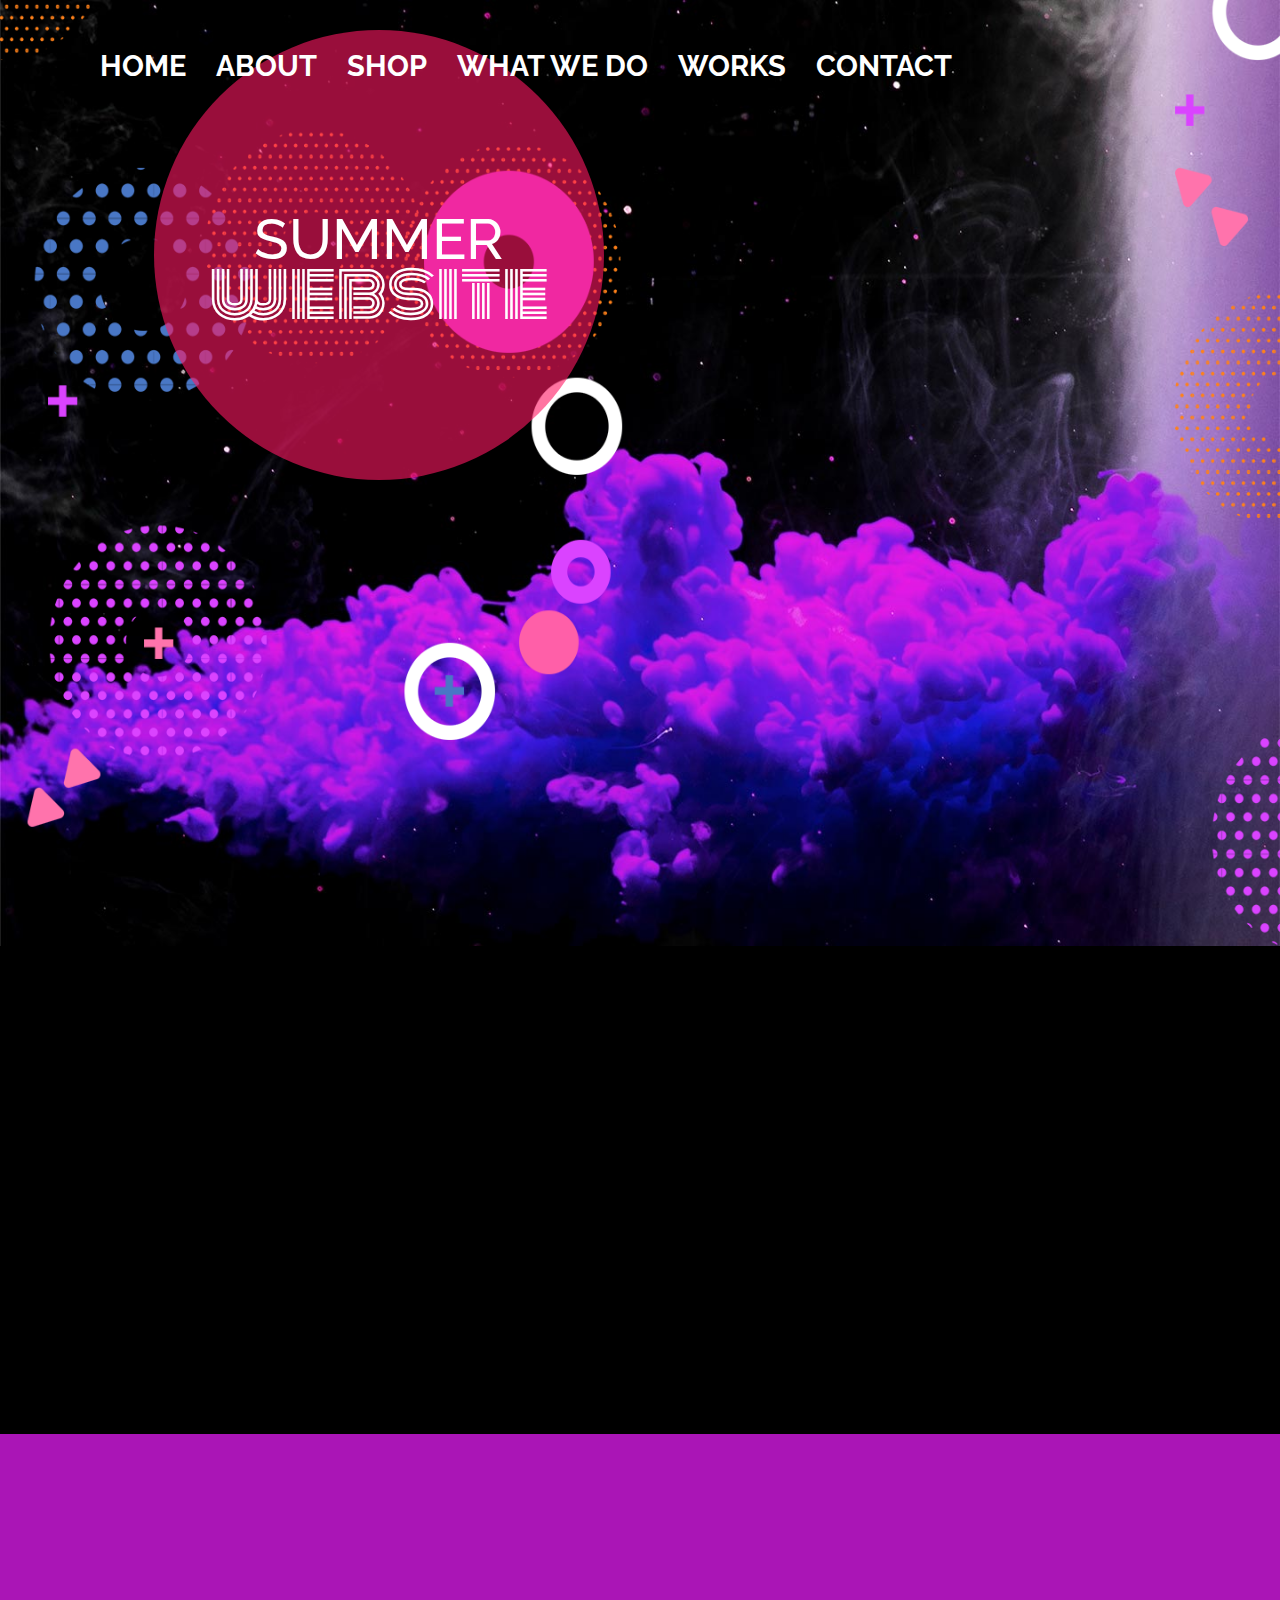
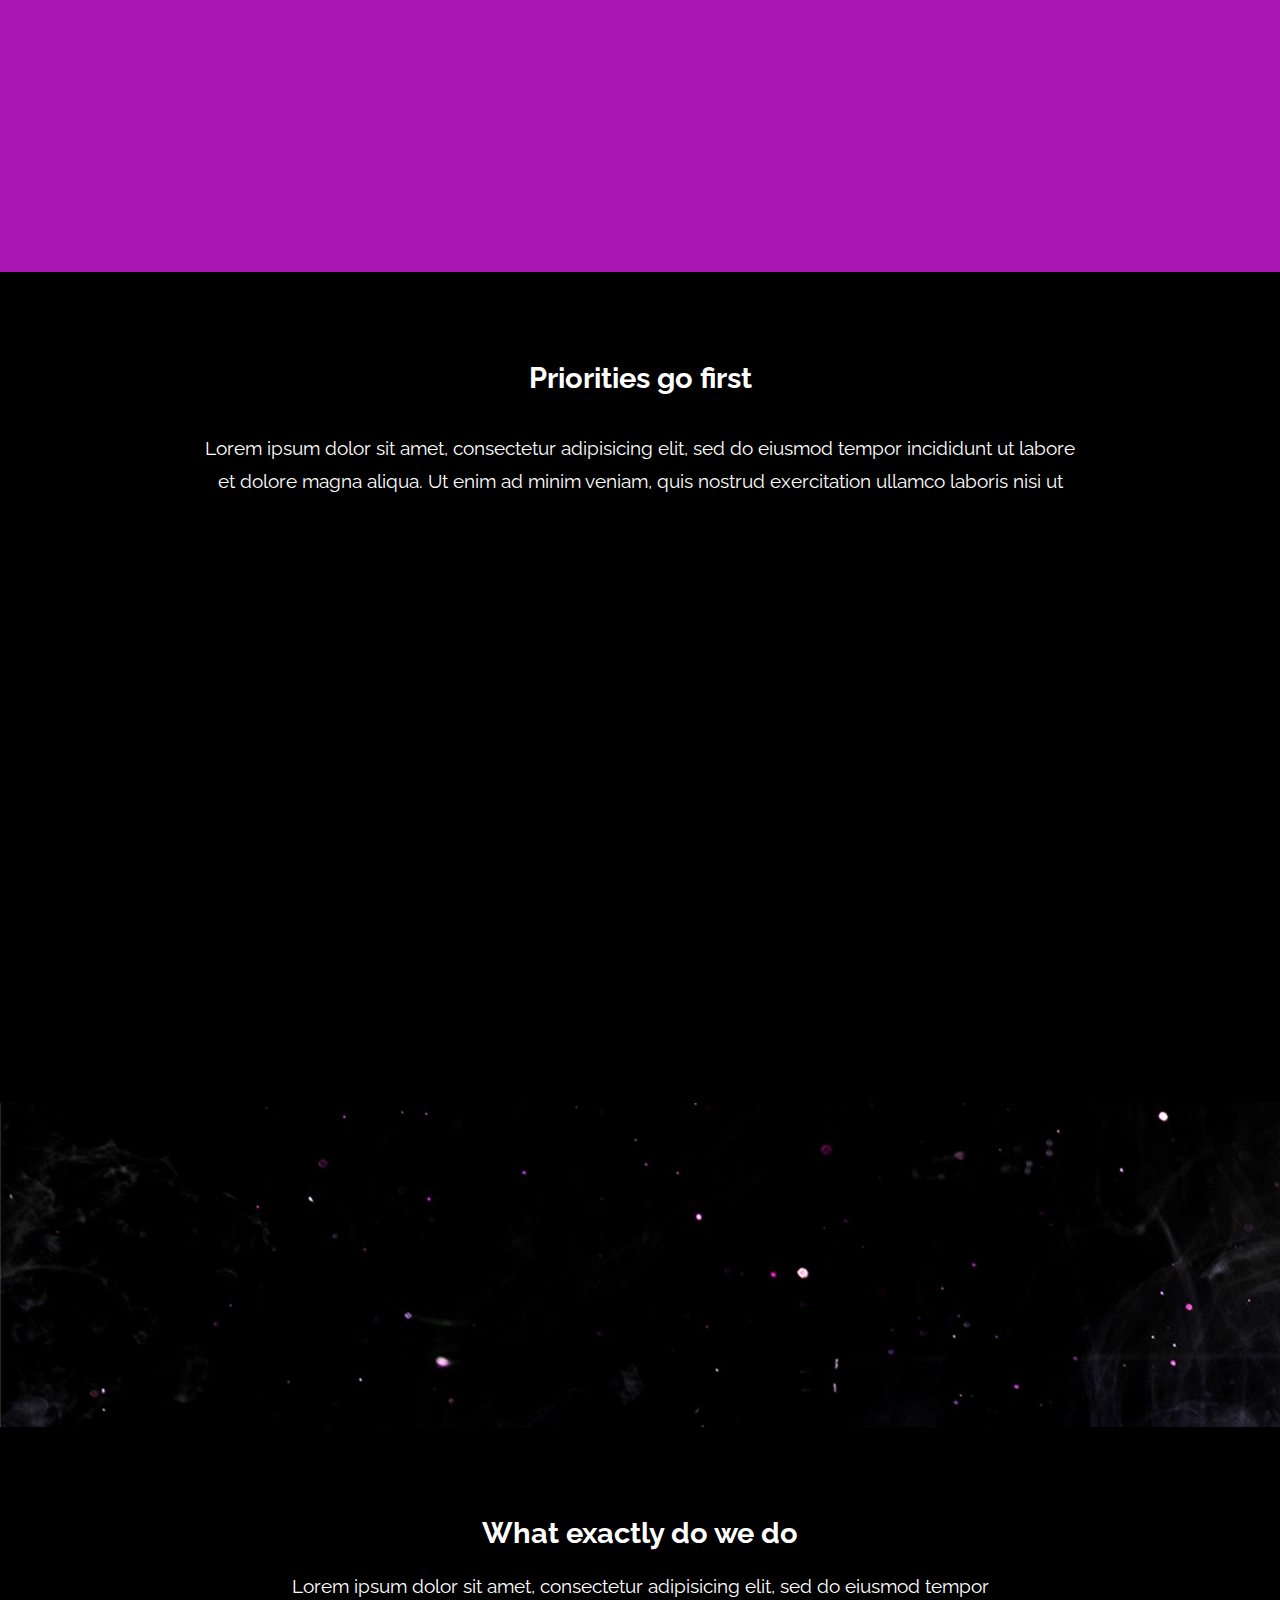
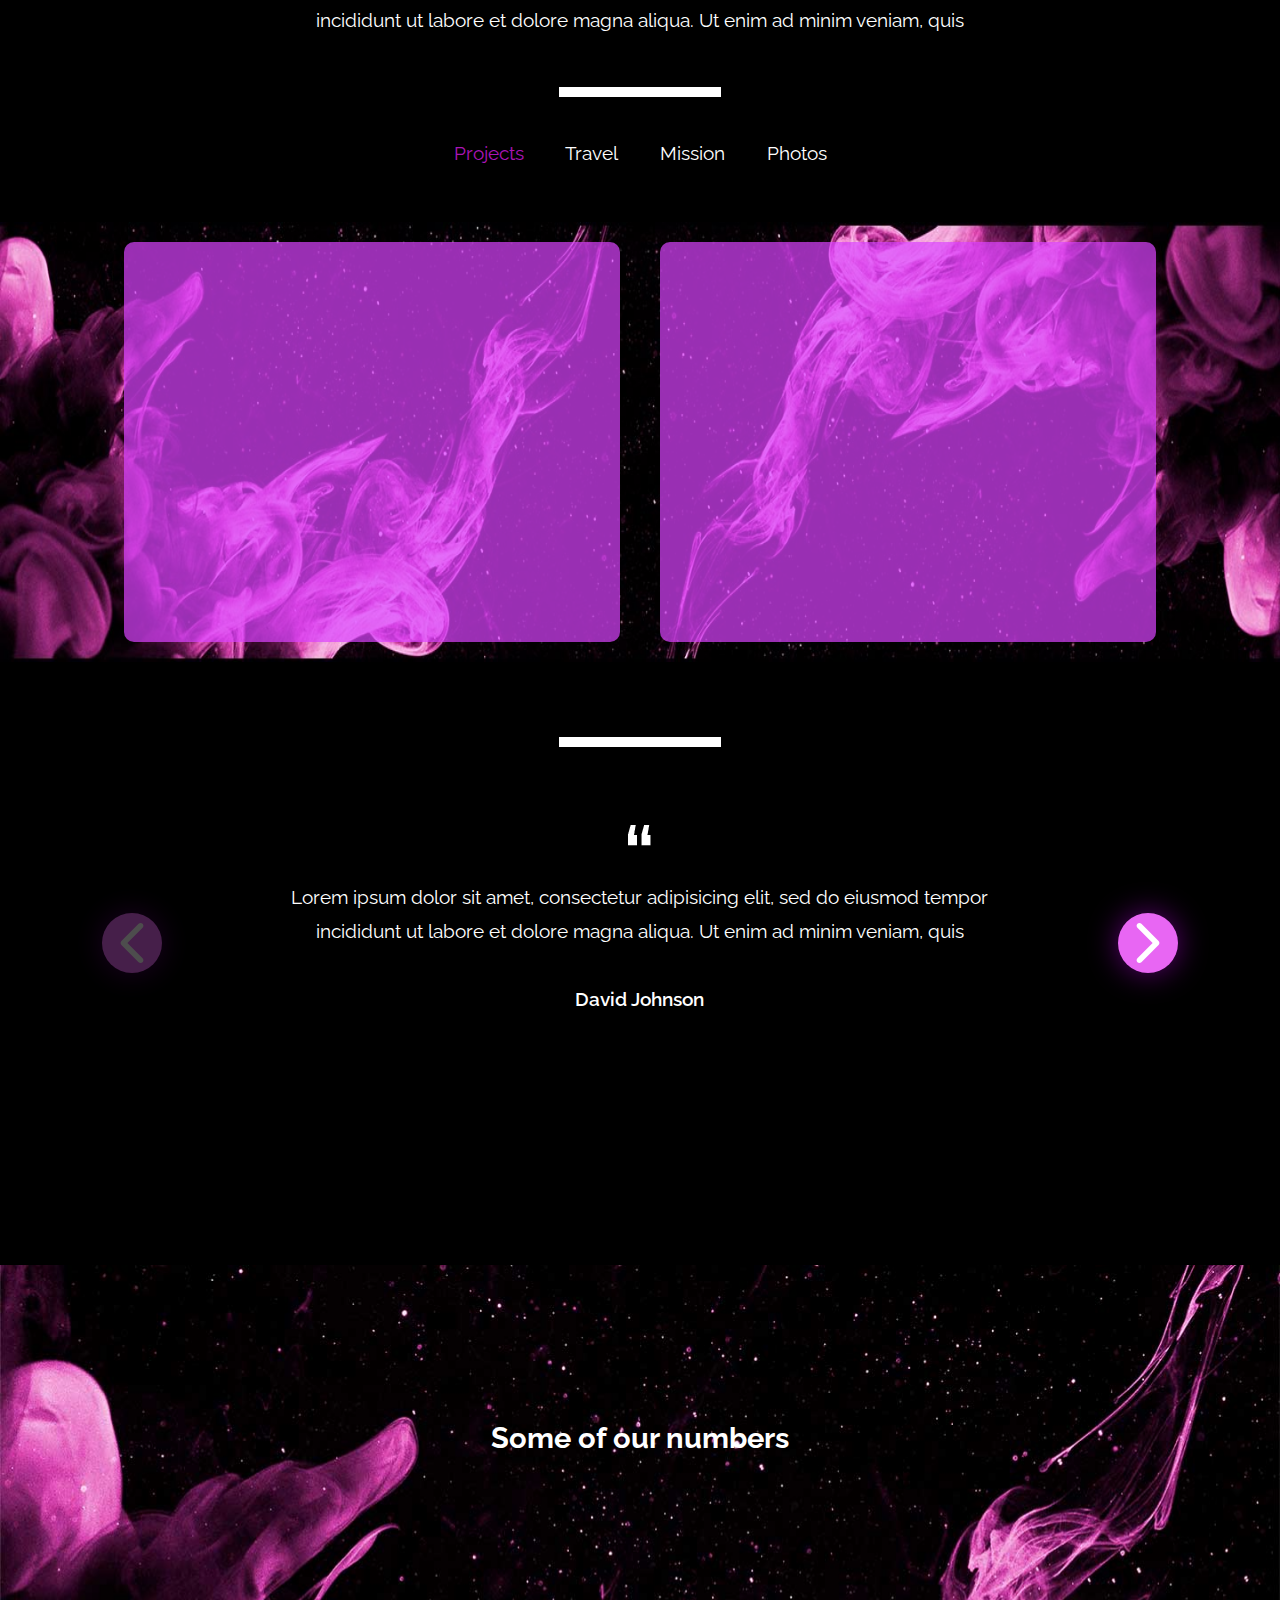
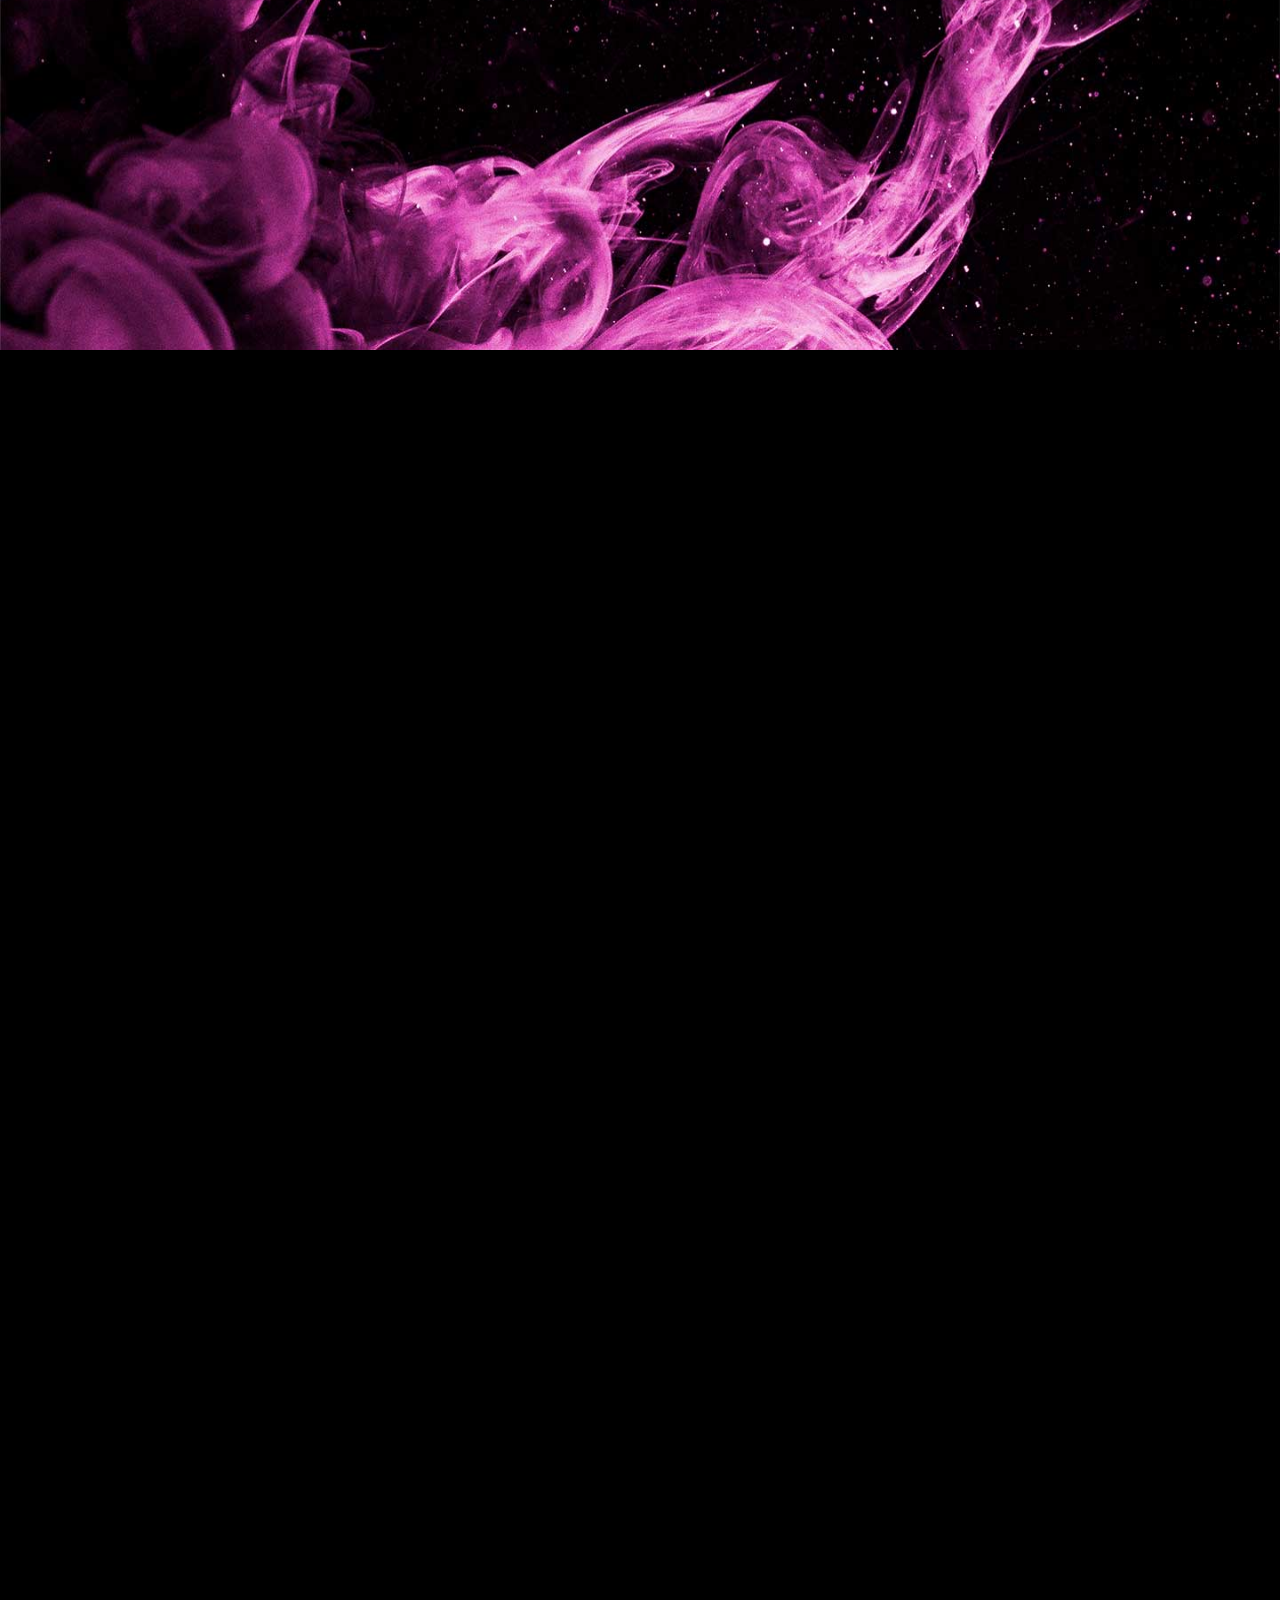
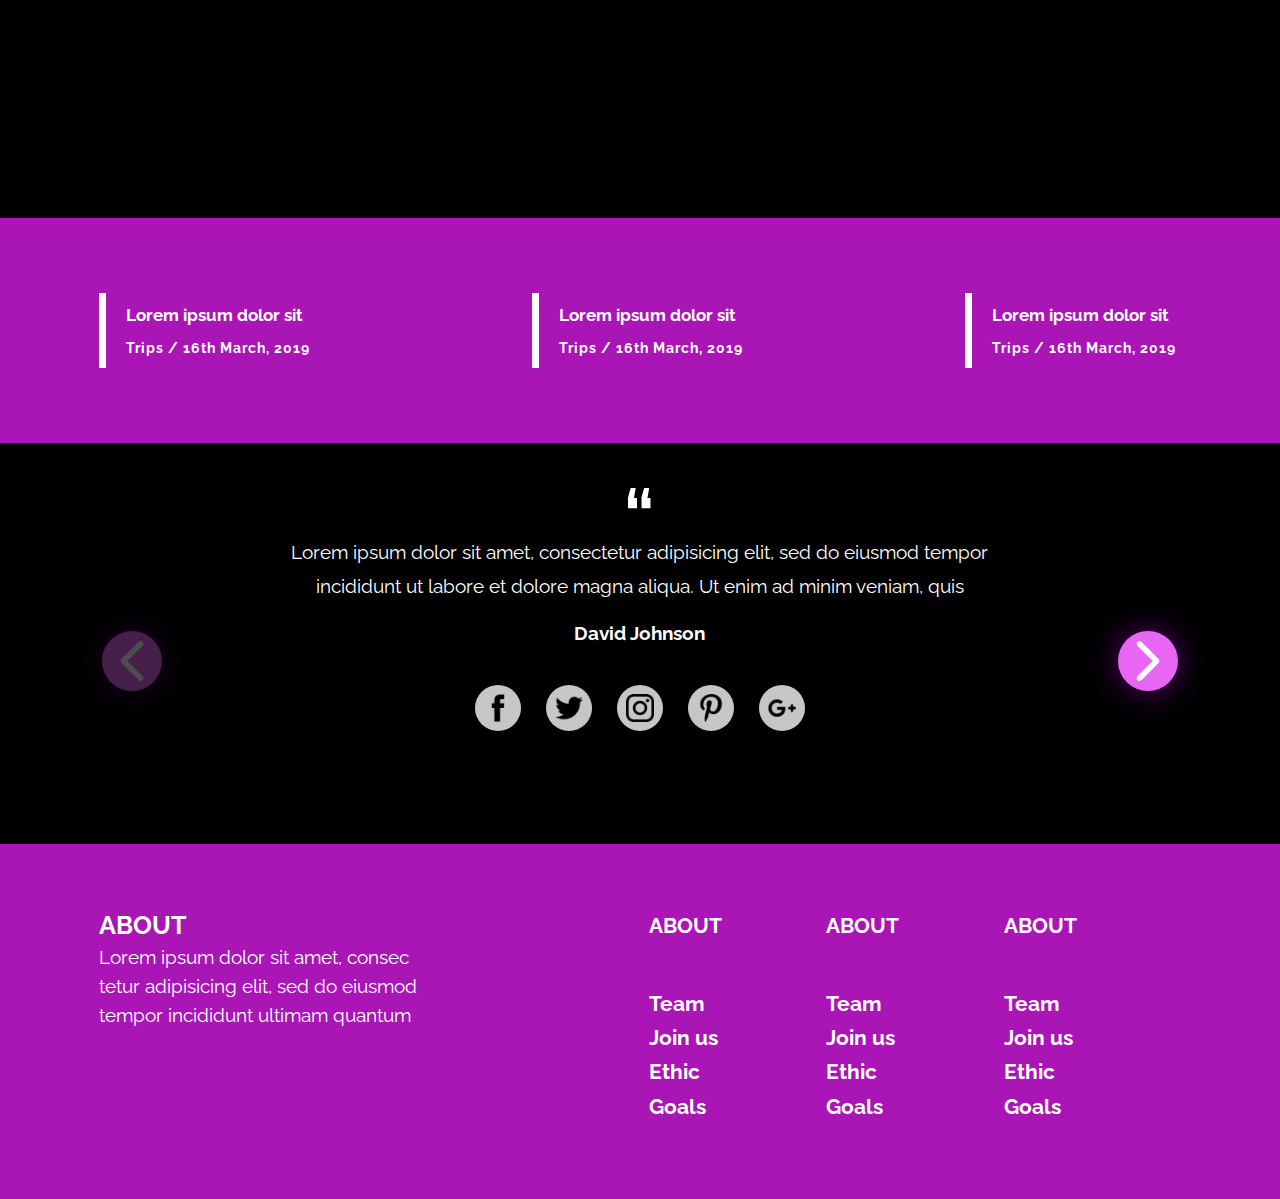
<file: Violet Theme/index.html>
<!DOCTYPE html>
<html lang="en">
<head>
	<meta charset="UTF-8">
	<meta name="description" content="violet theme, violet, website, violet website">
	<meta name="viewport" content="width=device-width, initial-scale=1, minimum-scale=1">
	<meta http-equiv="X-UA-Compatible" content="IE=edge">
	<link rel="stylesheet" href="css/style.css" type="text/css">
	<title>Violet Theme.</title>
</head>
<body>
	<div class="container" id="home">
		<header class="header">
			<nav class="header-menu">
				<ul class="header-menu__list animationMenu">
					<li class="header-menu__item">
						<a href="#home" class="header-menu__link">home</a>
					</li>
					<li class="header-menu__item">
						<a href="#about" class="header-menu__link">about</a>
					</li>
					<li class="header-menu__item">
						<a href="#shop" class="header-menu__link">shop</a>
					</li>
					<li class="header-menu__item">
						<a href="#what" class="header-menu__link">what we do</a>
					</li>
					<li class="header-menu__item">
						<a href="#works" class="header-menu__link">works</a>
					</li>
					<li class="header-menu__item">
						<a href="#contacts" class="header-menu__link">contact</a>
					</li>
				</ul>
			</nav>
			<a href="#" class="header-burger  animationMenu">
				<span class="header-burger__line"></span>
				<span class="header-burger__line"></span>
				<span class="header-burger__line"></span>
			</a>
			<div class="header-burger__menu">
				<a href="#home" class="header-burger__link">home</a>
				<a href="#about" class="header-burger__link">about</a>
				<a href="#shop" class="header-burger__link">shop</a>
				<a href="#what" class="header-burger__link">what we do</a>
				<a href="#works" class="header-burger__link">works</a>
				<a href="#contacts" class="header-burger__link">contacts</a>
			</div>
			<div class="header-burger__overlay"></div>
		</header>
		
		<main>
			<section class="top">
				<div class="top-banner">
					<div class="top-banner__info animationBanner">
						<p class="top-banner__title">SUMMER</p>
						<div class="top-banner__logo">website</div>
					</div>
				</div>
				<div class="top-main">
					<h1 class="top-main__title">full template</h1>
					<p class="top-main__text">Lorem ipsum dolor sit amet, consectetur adipisicing elit, sed do eiusmod tempor incididunt ut labore et dolore magna essentiale oculis invisum aliqua. Ut enim</p>
					<button type="button" class="top-main__button">read more</button>
				</div>
			</section>
			
			<section class="about" id="about">
				<div class="about-guests">
					<div class="wrap">
						<div class="about-guests__info">
							<span class="about-guests__icon"></span>
							<h2 class="section__title">Special guests this year</h2>
							<p class="about-guests__text">Lorem ipsum dolor sit amet, consectetur adipisicing elit, sed do eiusmod tempor incididunt ut labore et dolore magna aliqua. Ut enim ad minim veniam, quis nostrud exercitation ullamco laboris nisi ut aliquip ex ea commodo consequat. Duis aute irure dolor in reprehenderit in voluptate velit esse cillum dolore eu fugiat nulla pariatur. Excepteur sint occaecat cupidatat </p>
						</div>
					</div>
				</div>
				<div class="about-services">
					<div class="wrap">
						<div class="about-services__block">
							<div class="about-services__item">
								<div class="about-services__image">
									<img src="img/services-icon.png" alt="Services icon">
								</div>
								<h3 class="about-services__name">New music</h3>
								<p class="about-services__description">Lorem ipsum dolor sit amet, consecte sectetur adipisicing elit, tation omne ullamco laboris nisi ut aliqolore.</p>
							</div>
							<div class="about-services__item">
								<div class="about-services__image">
									<img src="img/services-icon.png" alt="Services icon">
								</div>
								<h3 class="about-services__name">New groups</h3>
								<p class="about-services__description">Lorem ipsum dolor sit amet, consecte sectetur adipisicing elit, tation omne ullamco laboris nisi ut aliqolore.</p>
							</div>
							<div class="about-services__item">
								<div class="about-services__image">
									<img src="img/services-icon.png" alt="Services icon">
								</div>
								<h3 class="about-services__name">New themes</h3>
								<p class="about-services__description">Lorem ipsum dolor sit amet, consecte sectetur adipisicing elit, tation omne ullamco laboris nisi ut aliqolore.</p>
							</div>
						</div>
					</div>
				</div>
			</section>

			<section class="shop" id="shop">
				<div class="shop-priority">
					<div class="wrap">
						<h2 class="section__title">Priorities go first</h2>
						<p class="shop-priority__text">Lorem ipsum dolor sit amet, consectetur adipisicing elit, sed do eiusmod tempor incididunt ut labore et dolore magna aliqua. Ut enim ad minim veniam, quis nostrud exercitation ullamco laboris nisi ut</p>
						<div class="shop-priority__block">
							<div class="shop-priority__item">
								<h3 class="shop-priority__company">company</h3>
								<p class="shop-priority__review">“Lorem ipsum dolor sit amet, consectetur adipisicing elit sed do”.</p>
								<div class="shop-priority__info">
									<div class="shop-priority__image"></div>
									<p class="shop-priority__author">adam johns<span class="shop-priority__position">account manager</span></p>
								</div>
							</div>
							<div class="shop-priority__item">
								<h3 class="shop-priority__company">company</h3>
								<p class="shop-priority__review">“Lorem ipsum dolor sit amet, consectetur adipisicing elit sed do”.</p>
								<div class="shop-priority__info">
									<div class="shop-priority__image"></div>
									<p class="shop-priority__author">adam johns<span class="shop-priority__position">account manager</span></p>
								</div>
							</div>
							<div class="shop-priority__item" >
								<h3 class="shop-priority__company">company</h3>
								<p class="shop-priority__review">“Lorem ipsum dolor sit amet, consectetur adipisicing elit sed do”.</p>
								<div class="shop-priority__info">
									<div class="shop-priority__image"></div>
									<p class="shop-priority__author">adam johns<span class="shop-priority__position">account manager</span></p>
								</div>
							</div>
						</div>
					</div>
				</div>
				<div class="shop-back">
					<img src="img/shop-bg.jpg" alt="Background-1">
				</div>
			</section>

			<section class="what" id="what">
				<h2 class="section__title">What exactly do we do</h2>
				<p class="what__text">Lorem ipsum dolor sit amet, consectetur adipisicing elit, sed do eiusmod tempor incididunt ut labore et dolore magna aliqua. Ut enim ad minim veniam, quis </p>
				<input type="radio" name="menu" id="item1" checked>
				<input type="radio" name="menu" id="item2">
				<input type="radio" name="menu" id="item3">
				<input type="radio" name="menu" id="item4">
				<div class="what__menu">
					<label for="item1" tabindex="0" class="button1">Projects</label>
					<label for="item2" tabindex="0" class="button2">Travel</label>
					<label for="item3" tabindex="0" class="button3">Mission</label>
					<label for="item4" tabindex="0" class="button4">Photos</label>
				</div>
				<div class="what-block">
					<div class="what-block__element1">
						<div class="what-block__item1"></div>
						<div class="what-block__item1"></div>
					</div>
					<div class="what-block__element2">
						<div class="what-block__item2"></div>
						<div class="what-block__item2"></div>
						<div class="what-block__item2"></div>
					</div>
					<div class="what-block__element3">
						<div class="what-block__item3"></div>
					</div>
					<div class="what-block__element4">
						<div class="what-block__item4"></div>
						<div class="what-block__item4"></div>
						<div class="what-block__item4"></div>
						<div class="what-block__item4"></div>
						<div class="what-block__item4"></div>
						<div class="what-block__item4"></div>
					</div>
				</div>
				<div class="what-review">
					<div class="wrap">
						<a href="#" class="what-review__arrow what-review__arrow-next">Arrow to next item
							<svg class="arrow-icon" version="1.1" id="Capa_1" xmlns="http://www.w3.org/2000/svg" xmlns:xlink="http://www.w3.org/1999/xlink" x="0px" y="0px" width="40px" height="40px" viewBox="0 0 451.846 451.847" style="enable-background:new 0 0 451.846 451.847;" xml:space="preserve"><g><path d="M345.441,248.292L151.154,442.573c-12.359,12.365-32.397,12.365-44.75,0c-12.354-12.354-12.354-32.391,0-44.744 L278.318,225.92L106.409,54.017c-12.354-12.359-12.354-32.394,0-44.748c12.354-12.359,32.391-12.359,44.75,0l194.287,194.284 c6.177,6.18,9.262,14.271,9.262,22.366C354.708,234.018,351.617,242.115,345.441,248.292z"/></g></svg>
						</a>
						<a href="#" class="what-review__arrow what-review__arrow-prev disabled">Arrow to previous item
							<svg class="arrow-icon" version="1.1" id="Capa_1" xmlns="http://www.w3.org/2000/svg" xmlns:xlink="http://www.w3.org/1999/xlink" x="0px" y="0px" width="40px" height="40px" viewBox="0 0 451.846 451.847" style="enable-background:new 0 0 451.846 451.847;" xml:space="preserve"><g><path d="M345.441,248.292L151.154,442.573c-12.359,12.365-32.397,12.365-44.75,0c-12.354-12.354-12.354-32.391,0-44.744 L278.318,225.92L106.409,54.017c-12.354-12.359-12.354-32.394,0-44.748c12.354-12.359,32.391-12.359,44.75,0l194.287,194.284 c6.177,6.18,9.262,14.271,9.262,22.366C354.708,234.018,351.617,242.115,345.441,248.292z"/></g></svg>
						</a>
						<div class="what-review__block">
							<div class="what-review__item">
								<div class="what-review__image">
									<img src="img/review-icon.png" alt="Review icon">
								</div>
								<p class="what-review__text">Lorem ipsum dolor sit amet, consectetur adipisicing elit, sed do eiusmod tempor incididunt ut labore et dolore magna aliqua. Ut enim ad minim veniam, quis </p>
								<p class="what-review__author">David Johnson</p>
							</div>
							<div class="what-review__item">
								<div class="what-review__image">
									<img src="img/review-icon.png" alt="Review icon">
								</div>
								<p class="what-review__text">Lorem Lorem ipsum dolor sit amet, consectetur adipisicing elit. Ad sapiente unde, maxime dolore vel placeat eos mollitia. Eius explicabo qui culpa esse architecto, aliquid ea inventore commodi. Obcaecati necessitatibus alias perspiciatis. Adipisci totam quas consequuntur, ut minima iure facere molestiae? ipsum dolor sit amet, consectetur adipisicing elit, sed do eiusmod tempor incididunt ut labore et dolore magna aliqua. Ut enim ad minim veniam, quis </p>
								<p class="what-review__author">David Johnson</p>
							</div>
							<div class="what-review__item">
								<div class="what-review__image">
									<img src="img/review-icon.png" alt="Review icon">
								</div>
								<p class="what-review__text">Lorem ipsum dolor sit amet, consectetur adipisicing elit, sed do eiusmod tempor incididunt ut labore et dolore magna aliqua. Ut enim ad minim veniam, quis </p>
								<p class="what-review__author">David Johnson</p>
							</div>
							<div class="what-review__item">
								<div class="what-review__image">
									<img src="img/review-icon.png" alt="Review icon">
								</div>
								<p class="what-review__text">Lorem ipsum dolor sit amet, consectetur adipisicing elit, sed do eiusmod tempor incididunt ut labore et dolore magna aliqua. Ut enim ad minim veniam, quis </p>
								<p class="what-review__author">David Johnson</p>
							</div>
						</div>
					</div>
				</div>
			</section>

			<section class="works" id="works">
				<div class="works-numbers">
					<div class="works-numbers__info">
						<h2 class="section__title">Some of our numbers</h2>
						<div class="works-numbers__block">
							<div class="works-numbers__item">
								<p class="works-numbers__text">Lorem ipsum dolor sit amet, consectetur adipisicing elit. Quia, adipisci, dolore. Sed!</p>
								<p class="works-numbers__year">2017</p>
								<p class="works-numbers__subtitle">lorem ipsum</p>
							</div>
							<div class="works-numbers__item">
								<p class="works-numbers__text">Lorem ipsum dolor sit amet, consectetur adipisicing elit. Expedita quidem rerum reiciendis natus, assumenda saepe deserunt? Quisquam quibusdam ab veritatis culpa hic amet asperiores quaerat accusantium, excepturi, odit atque vero?</p>
								<p class="works-numbers__year">2018</p>
								<p class="works-numbers__subtitle">lorem ipsum</p>
							</div>
							<div class="works-numbers__item">
								<p class="works-numbers__text">Lorem ipsum dolor sit amet, consectetur adipisicing elit. Quasi sunt amet, praesentium optio vel doloremque.</p>
								<p class="works-numbers__year">2019</p>
								<p class="works-numbers__subtitle">lorem ipsum</p>
							</div>
						</div>
					</div>
				</div>
				<div class="works-projects">
						<div class="works-projects__item">
							<div class="works-projects__body">
								<div class="works-projects__info">
									<p class="works-projects__date">Projects / 20th August</p>
									<h3 class="works-projects__title">Something new has just arrived</h3>
									<p class="works-projects__text">Lorem ipsum dolor sit amet, consectetur adipisicing elit, sed do eiusmod tempor incididunt ut labore et dolore magna aliqua. Ut enim ad minim v architecto beatae vitae dicta sunt es. omne essentiale dolor liquam</p>
								</div>
							</div>
							<div class="works-projects__right">
								<div class="works-projects__image">
									<img src="img/project-1.jpg" alt="Project-1 photo">
								</div>
							</div>
						</div>
						<div class="works-projects__item">
							<div class="works-projects__body">
								<div class="works-projects__info">
									<p class="works-projects__date">Projects / 20th August</p>
									<h3 class="works-projects__title">Something new has just arrived</h3>
									<p class="works-projects__text">Lorem ipsum dolor sit amet, consectetur adipisicing elit, sed do eiusmod tempor incididunt ut labore et dolore magna aliqua. Ut enim ad minim v architecto beatae vitae dicta sunt es. omne essentiale dolor liquam</p>
								</div>
							</div>
							<div class="works-projects__right">
								<div class="works-projects__image">
									<img src="img/project-2.jpg" alt="Project-2 photo">
								</div>
							</div>
						</div>
						<div class="works-projects__item">
							<div class="works-projects__body">
								<div class="works-projects__info">
									<p class="works-projects__date">Projects / 20th August</p>
									<h3 class="works-projects__title">Something new has just arrived</h3>
									<p class="works-projects__text">Lorem ipsum dolor sit amet, consectetur adipisicing elit, sed do eiusmod tempor incididunt ut labore et dolore magna aliqua. Ut enim ad minim v architecto beatae vitae dicta sunt es. omne essentiale dolor liquam</p>
								</div>
							</div>
							<div class="works-projects__right">
								<div class="works-projects__image">
									<img src="img/project-3.jpg" alt="Project-3 photo">
								</div>
							</div>
						</div>
				</div>
				<div class="works-info">
					<div class="wrap">
						<div class="works-info__block">
							<div class="works-info__item">
								<p class="works-info__text">Lorem ipsum dolor sit</p>
								<p class="works-info__date">Trips / 16th March, 2019</p>
							</div>
							<div class="works-info__item">
								<p class="works-info__text">Lorem ipsum dolor sit</p>
								<p class="works-info__date">Trips / 16th March, 2019</p>
							</div>
							<div class="works-info__item">
								<p class="works-info__text">Lorem ipsum dolor sit</p>
								<p class="works-info__date">Trips / 16th March, 2019</p>
							</div>
						</div>
					</div>
				</div>
				<div class="works-review">
					<div class="wrap">
						<a href="#" class="works-review__arrow works-review__arrow-next">Arrow to next item
							<svg class="arrow-icon" version="1.1" id="Capa_1" xmlns="http://www.w3.org/2000/svg" xmlns:xlink="http://www.w3.org/1999/xlink" x="0px" y="0px" width="40px" height="40px" viewBox="0 0 451.846 451.847" style="enable-background:new 0 0 451.846 451.847;" xml:space="preserve"><g><path d="M345.441,248.292L151.154,442.573c-12.359,12.365-32.397,12.365-44.75,0c-12.354-12.354-12.354-32.391,0-44.744 L278.318,225.92L106.409,54.017c-12.354-12.359-12.354-32.394,0-44.748c12.354-12.359,32.391-12.359,44.75,0l194.287,194.284 c6.177,6.18,9.262,14.271,9.262,22.366C354.708,234.018,351.617,242.115,345.441,248.292z"/></g></svg>
						</a>
						<a href="#" class="works-review__arrow works-review__arrow-prev disabled">Arrow to previous item
							<svg class="arrow-icon" version="1.1" id="Capa_1" xmlns="http://www.w3.org/2000/svg" xmlns:xlink="http://www.w3.org/1999/xlink" x="0px" y="0px" width="40px" height="40px" viewBox="0 0 451.846 451.847" style="enable-background:new 0 0 451.846 451.847;" xml:space="preserve"><g><path d="M345.441,248.292L151.154,442.573c-12.359,12.365-32.397,12.365-44.75,0c-12.354-12.354-12.354-32.391,0-44.744 L278.318,225.92L106.409,54.017c-12.354-12.359-12.354-32.394,0-44.748c12.354-12.359,32.391-12.359,44.75,0l194.287,194.284 c6.177,6.18,9.262,14.271,9.262,22.366C354.708,234.018,351.617,242.115,345.441,248.292z"/></g></svg>
						</a>
						<div class="works-review__block">
							<div class="works-review__item">
								<div class="works-review__image">
									<img src="img/review-icon.png" alt="Review icon">
								</div>
								<p class="works-review__text">Lorem ipsum dolor sit amet, consectetur adipisicing elit, sed do eiusmod tempor incididunt ut labore et dolore magna aliqua. Ut enim ad minim veniam, quis </p>
								<p class="works-review__author">David Johnson</p>
								<div class="works-review__socials">
									<a href="#" class="works-review__link"><img src="img/icon-facebook.png" alt="Facebook icon">Facebook link</a>
									<a href="#" class="works-review__link"><img src="img/icon-twitter.png" alt="Twitter icon">Twitter link</a>
									<a href="#" class="works-review__link"><img src="img/icon-instagram.png" alt="Instagram icon">Instagram link</a>
									<a href="#" class="works-review__link"><img src="img/icon-pinterest.png" alt="Pinterest icon">Pinterest link</a>
									<a href="#" class="works-review__link"><img src="img/icon-google.png" alt="Google+ icon">Google+ link</a>
								</div>
							</div>
							<div class="works-review__item">
								<div class="works-review__image">
									<img src="img/review-icon.png" alt="Review icon">
								</div>
								<p class="works-review__text">Lorem ipsum dolor sit amet, consectetur adipisicing elit. Suscipit porro unde ipsa nulla. Accusamus odit tenetur ipsam earum? Assumenda, quaerat.Lorem ipsum dolor sit amet, consectetur adipisicing elit, sed do eiusmod tempor incididunt ut labore et dolore magna aliqua. Ut enim ad minim veniam, quis </p>
								<p class="works-review__author">David Johnson</p>
								<div class="works-review__socials">
									<a href="#" class="works-review__link"><img src="img/icon-facebook.png" alt="Facebook icon">Facebook link</a>
									<a href="#" class="works-review__link"><img src="img/icon-twitter.png" alt="Twitter icon">Twitter link</a>
									<a href="#" class="works-review__link"><img src="img/icon-instagram.png" alt="Instagram icon">Instagram link</a>
									<a href="#" class="works-review__link"><img src="img/icon-pinterest.png" alt="Pinterest icon">Pinterest link</a>
									<a href="#" class="works-review__link"><img src="img/icon-google.png" alt="Google+ icon">Google+ link</a>
								</div>
							</div>
							<div class="works-review__item">
								<div class="works-review__image">
									<img src="img/review-icon.png" alt="Review icon">
								</div>
								<p class="works-review__text">Lorem ipsum dolor sit amet, consectetur adipisicing elit. Velit, deserunt.Lorem ipsum dolor sit amet, consectetur adipisicing elit, sed do eiusmod tempor incididunt ut labore et dolore magna aliqua. Ut enim ad minim veniam, quis </p>
								<p class="works-review__author">David Johnson</p>
								<div class="works-review__socials">
									<a href="#" class="works-review__link"><img src="img/icon-facebook.png" alt="Facebook icon">Facebook link</a>
									<a href="#" class="works-review__link"><img src="img/icon-twitter.png" alt="Twitter icon">Twitter link</a>
									<a href="#" class="works-review__link"><img src="img/icon-instagram.png" alt="Instagram icon">Instagram link</a>
									<a href="#" class="works-review__link"><img src="img/icon-pinterest.png" alt="Pinterest icon">Pinterest link</a>
									<a href="#" class="works-review__link"><img src="img/icon-google.png" alt="Google+ icon">Google+ link</a>
								</div>
							</div>							
						</div>
					</div>
				</div>
			</section>
		</main>

		<footer class="footer" id="contacts">
			<div class="wrap">
				<div class="footer-block">
					<div class="footer-block__info">
						<h2 class="footer-block__title">about</h2>
						<p class="footer-block__text">Lorem ipsum dolor sit amet, consec tetur adipisicing elit, sed do eiusmod tempor incididunt ultimam quantum</p>
					</div>

					<div class="footer-block__contacts">
						<div class="footer-block__section">
							<h3 class="footer-block__name">about</h3>
							<ul class="footer-block__navigation">
								<li><a class="footer-block__link" href="#">Team</a></li>
								<li><a class="footer-block__link" href="#">Join us</a></li>
								<li><a class="footer-block__link" href="#">Ethic</a></li>
								<li><a class="footer-block__link" href="#">Goals</a></li>
							</ul>
						</div>

						<div class="footer-block__section">
							<h3 class="footer-block__name">about</h3>
							<ul class="footer-block__navigation">
								<li><a class="footer-block__link" href="#">Team</a></li>
								<li><a class="footer-block__link" href="#">Join us</a></li>
								<li><a class="footer-block__link" href="#">Ethic</a></li>
								<li><a class="footer-block__link" href="#">Goals</a></li>
							</ul>
						</div>

						<div class="footer-block__section">
							<h3 class="footer-block__name">about</h3>
							<ul class="footer-block__navigation">
								<li><a class="footer-block__link" href="#">Team</a></li>
								<li><a class="footer-block__link" href="#">Join us</a></li>
								<li><a class="footer-block__link" href="#">Ethic</a></li>
								<li><a class="footer-block__link" href="#">Goals</a></li>
							</ul>
						</div>
					</div>
				</div>
			</div>
		</footer>
	</div>
	
	<script src="https://ajax.googleapis.com/ajax/libs/jquery/3.4.1/jquery.js"></script>
	<script src="js/script.js"></script>
</body>
</html>
</file>
<file: iCoach/css/style.css>
@charset "UTF-8";*{padding:0;margin:0;border:0}*,:after,:before{-moz-box-sizing:border-box;-webkit-box-sizing:border-box;box-sizing:border-box}:active,:focus,a:active,a:focus{outline:none}article,aside,details,figcaption,figure,footer,header,hgroup,main,menu,nav,section{display:block}body,html{width:100%;height:100%;font-size:100%;line-height:1;-ms-text-size-adjust:100%;-moz-text-size-adjust:100%}button,input,textarea{font-family:inherit;font-size:100%}input::-ms-clear{display:none}button{cursor:pointer}button::-moz-focus-inner{padding:0;border:0}a,a:visited{text-decoration:none}a:hover{text-decoration:none}ol,ul{list-style:none}img{vertical-align:top}h1,h2,h3,h4,h5,h6{font-size:inherit;font-weight:inherit}table{border-collapse:collapse;border-spacing:0}hr{-webkit-box-sizing:content-box;box-sizing:content-box;height:0;overflow:visible}@font-face{font-family:'BebasNeue';src:url("../fonts/BebasNeueRegular.eot");src:local("☺"), url("../fonts/BebasNeueRegular.woff") format("woff"), url("../fonts/BebasNeueRegular.ttf") format("truetype"), url("../fonts/BebasNeueRegular.svg") format("svg");font-weight:400;font-style:normal}@font-face{font-family:'HelveticaNeueCyr';src:url("../fonts/helveticaneuecyr-light.eot");src:local("☺"), url("../fonts/helveticaneuecyr-light.woff") format("woff"), url("../fonts/helveticaneuecyr-light.ttf") format("truetype"), url("../fonts/helveticaneuecyr-light.svg") format("svg");font-weight:300;font-style:normal}@font-face{font-family:'HelveticaNeueCyr';src:url("../fonts/helveticaneuecyr-roman.eot");src:local("☺"), url("../fonts/helveticaneuecyr-roman.woff") format("woff"), url("../fonts/helveticaneuecyr-roman.ttf") format("truetype"), url("../fonts/helveticaneuecyr-roman.svg") format("svg");font-weight:400;font-style:normal}@font-face{font-family:'HelveticaNeueCyr';src:url("../fonts/HelveticaNeueCyr-Medium.eot");src:local("☺"), url("../fonts/HelveticaNeueCyr-Medium.woff") format("woff"), url("../fonts/HelveticaNeueCyr-Medium.ttf") format("truetype"), url("../fonts/HelveticaNeueCyr-Medium.svg") format("svg");font-weight:500;font-style:normal}@font-face{font-family:'HelveticaNeueCyr';src:url("../fonts/helveticaneuecyr-bold.eot");src:local("☺"), url("../fonts/helveticaneuecyr-bold.woff") format("woff"), url("../fonts/helveticaneuecyr-bold.ttf") format("truetype"), url("../fonts/helveticaneuecyr-bold.svg") format("svg");font-weight:700;font-style:normal}@font-face{font-family:'HelveticaNeueCyr';src:url("../fonts/HelveticaNeueCyr-Black.eot");src:local("☺"), url("../fonts/HelveticaNeueCyr-Black.woff") format("woff"), url("../fonts/HelveticaNeueCyr-Black.ttf") format("truetype"), url("../fonts/HelveticaNeueCyr-Black.svg") format("svg");font-weight:900;font-style:normal}body{font-family:'HelveticaNeueCyr';font-size:12px;font-weight:400;color:#292121}.container{max-width:100%;min-width:320px;background-color:#fff;overflow-x:hidden;position:relative}.wrap{max-width:1140px;min-width:320px;padding:0 15px;margin:0 auto}.point{position:absolute;font-size:0px;border-radius:50%;background-color:#ffffff;display:-webkit-box;display:-ms-flexbox;display:flex;-webkit-box-pack:center;-ms-flex-pack:center;justify-content:center;-webkit-box-align:center;-ms-flex-align:center;align-items:center;z-index:1}.point span{border-radius:50%;background-color:#D90916}.text-red{color:#D90916;font-weight:700}.text-bold{font-weight:700}.text-gray{color:#828282}img{opacity:1;-webkit-transition:opacity 0.3s;-o-transition:opacity 0.3s;transition:opacity 0.3s}img[data-src]{opacity:0}.header{font-family:'BebasNeue';font-weight:400;font-size:18px;line-height:1.1;position:absolute;top:0;left:0;width:100%;-webkit-transition-duration:0.3s;-o-transition-duration:0.3s;transition-duration:0.3s}.header.out{-webkit-transform:translateY(-300px);-ms-transform:translateY(-300px);transform:translateY(-300px)}.header--active{background-color:#2F1207;opacity:0.98;position:fixed;z-index:50}.header .wrap{padding:19px 0;position:relative}@media (max-width:1200px){.header .wrap{padding:19px 30px}}@media (max-width:768px){.header .wrap{padding:19px 33px}}@media (max-width:576px){.header .wrap{padding:19px 20px}}.header__block{display:-webkit-box;display:-ms-flexbox;display:flex;-webkit-box-pack:justify;-ms-flex-pack:justify;justify-content:space-between;-webkit-box-align:center;-ms-flex-align:center;align-items:center}.header__logo{display:block;width:106px;height:40px}.header__logo img{display:block;width:100%;height:100%}@media (max-width:992px){.header__logo{width:89px;height:33px}}@media (max-width:768px){.header__logo{margin-left:86px}}.header__menu{display:-webkit-inline-box;display:-ms-inline-flexbox;display:inline-flex}@media (max-width:768px){.header__menu{opacity:0;height:0;position:absolute;left:0;bottom:0;-webkit-transform:translateY(100%);-ms-transform:translateY(100%);transform:translateY(100%);border-top:2px solid #4D3228;padding:20px 30px;width:100%;display:-webkit-box;display:-ms-flexbox;display:flex;-webkit-box-pack:justify;-ms-flex-pack:justify;justify-content:space-between;background-color:#2F1207;z-index:20;-webkit-transition:0.5s;-o-transition:0.5s;transition:0.5s}.header__menu--active{opacity:0.98;height:60px}}@media (max-width:576px){.header__menu{padding:20px;-webkit-box-orient:vertical;-webkit-box-direction:normal;-ms-flex-direction:column;flex-direction:column;padding:30px 20px}.header__menu .header__link:not(:last-child){margin-right:20px}.header__menu--active{opacity:0.98;height:auto}}.header__link{font-size:18px;line-height:1.1;text-transform:uppercase;color:#FFEDE0;position:relative}.header__link:focus:after,.header__link:hover:after{width:100%}.header__link:not(:last-child){margin-right:30px}.header__link:after{content:'';width:0;height:1px;background-color:#FFEDE0;position:absolute;left:50%;bottom:-5px;-webkit-transform:translateX(-50%);-ms-transform:translateX(-50%);transform:translateX(-50%);-webkit-transition-duration:0.3s;-o-transition-duration:0.3s;transition-duration:0.3s}.header__link:after:focus,.header__link:after:hover{width:100%}@media (max-width:992px){.header__link{font-size:14px;line-height:1.4}}@media (max-width:576px){.header__link{font-size:24px;line-height:21px}.header__link:not(:last-child){margin-bottom:30px}.header__link:focus,.header__link:hover{text-decoration:underline}.header__link:focus:after,.header__link:hover:after{display:none}}.header__telephones{width:120px;text-align:right}@media (max-width:992px){.header__telephones{width:88px}}@media (max-width:768px){.header__telephones{width:180px}}@media (max-width:576px){.header__telephones{width:88px}}.header__phone{font-size:18px;line-height:1.1;color:#ffffff;text-transform:uppercase}.header__phone span{position:relative}.header__phone span:focus:after,.header__phone span:hover:after{width:100%}.header__phone:last-child{padding-left:10px}.header__phone span:after{content:'';width:0;height:1px;background-color:#ffffff;position:absolute;left:50%;bottom:0;-webkit-transform:translateX(-50%);-ms-transform:translateX(-50%);transform:translateX(-50%);-webkit-transition-duration:0.3s;-o-transition-duration:0.3s;transition-duration:0.3s}@media (max-width:992px){.header__phone{font-size:14px}}.header__burger{display:none;position:absolute;left:30px;top:50%;-webkit-transform:translateY(-50%);-ms-transform:translateY(-50%);transform:translateY(-50%);width:33px;height:33px;background:#2F1207;border-radius:4px}@media (max-width:768px){.header__burger{display:block}}.header__button{width:100%;height:100%;display:-webkit-box;display:-ms-flexbox;display:flex;-webkit-box-pack:center;-ms-flex-pack:center;justify-content:center;-webkit-box-align:center;-ms-flex-align:center;align-items:center}.header__button--active .header__line{background-color:#2F1207}.header__button--active .header__line:before{-webkit-transform:translate(-50%, 5px) rotate(45deg);-ms-transform:translate(-50%, 5px) rotate(45deg);transform:translate(-50%, 5px) rotate(45deg)}.header__button--active .header__line:after{-webkit-transform:translate(-50%, -5px) rotate(-45deg);-ms-transform:translate(-50%, -5px) rotate(-45deg);transform:translate(-50%, -5px) rotate(-45deg)}.header__button--active:hover .header__line:before{-webkit-transform:translate(-50%, 5px) rotate(45deg) scaleX(1.3);-ms-transform:translate(-50%, 5px) rotate(45deg) scaleX(1.3);transform:translate(-50%, 5px) rotate(45deg) scaleX(1.3)}.header__button--active:hover .header__line:after{-webkit-transform:translate(-50%, -5px) rotate(-45deg) scaleX(1.3);-ms-transform:translate(-50%, -5px) rotate(-45deg) scaleX(1.3);transform:translate(-50%, -5px) rotate(-45deg) scaleX(1.3)}.header__button:hover .header__line{width:13px}.header__button:hover .header__line:after,.header__button:hover .header__line:before{width:22px}.header__line{display:block;width:19px;height:2px;background-color:#B69680;position:relative;-webkit-transition-duration:0.3s;-o-transition-duration:0.3s;transition-duration:0.3s}.header__line:after,.header__line:before{content:'';width:100%;height:100%;background-color:#B69680;position:absolute;left:50%;top:0;-webkit-transform:translateX(-50%);-ms-transform:translateX(-50%);transform:translateX(-50%);-webkit-transition-duration:0.3s;-o-transition-duration:0.3s;transition-duration:0.3s}.header__line:before{top:-5px}.header__line:after{top:5px}.top{height:843px;background:url("../img/top-bg-left.png") right center no-repeat, url("../img/top-bg-right.jpg") no-repeat;background-size:auto 100%, auto 100%;background-position:0 center, right center}@media (max-width:1700px){.top{background-position:-300px center, right center}}@media (max-width:1500px){.top{background-position:-700px center, center center}}@media (max-width:992px){.top{background-position:-700px center, -380px center}}@media (max-width:768px){.top{background-position:-600px center, -510px center}}@media (max-width:576px){.top{min-height:780px;background-position:-600px center, right -400px center}}.top .wrap{padding:163px 0 0;color:#ffffff}@media (max-width:1200px){.top .wrap{padding:163px 33px 0}}@media (max-width:576px){.top .wrap{padding:163px 15px 0}}.top__head{position:relative}.top__title{font-size:18px;line-height:1.1;letter-spacing:1px;text-transform:uppercase;color:#B69680;margin-bottom:24px;position:relative;z-index:10}@media (max-width:768px){.top__title{font-size:16px}}@media (max-width:576px){.top__title{max-width:100%}}.top__point{width:239px;height:239px;top:0;left:0;-webkit-transform:translate(-72%, -36%);-ms-transform:translate(-72%, -36%);transform:translate(-72%, -36%);border:40px solid rgba(255, 255, 255, 0.05);background-color:transparent}.top__point span{width:41px;height:41px}.top__subtitle{width:658px;font-weight:900;font-size:64px;line-height:1;margin-bottom:24px;position:relative;z-index:10}@media (max-width:992px){.top__subtitle{font-size:58px;margin-bottom:15px}}@media (max-width:768px){.top__subtitle{font-size:45px;max-width:60%}}@media (max-width:576px){.top__subtitle{font-size:45px;max-width:100%}}.top__text{width:578px;font-weight:300;font-size:26px;line-height:1.34;letter-spacing:0.6px;margin-bottom:38px}@media (max-width:992px){.top__text{font-size:22px}}@media (max-width:768px){.top__text{font-size:20px;max-width:60%}}@media (max-width:576px){.top__text{max-width:100%}}.top__button{display:block;font-weight:700;font-size:18px;line-height:1.2;color:#ffffff;width:252px;padding:13px 0;background:-webkit-linear-gradient(11deg, #BD0915 0.77%, #D90B18 98.79%);background:-o-linear-gradient(11deg, #BD0915 0.77%, #D90B18 98.79%);background:linear-gradient(79deg, #BD0915 0.77%, #D90B18 98.79%);-webkit-box-shadow:0px 10px 15px rgba(47, 11, 6, 0.4), inset 0 0 0 rgba(0, 0, 0, 0);box-shadow:0px 10px 15px rgba(47, 11, 6, 0.4), inset 0 0 0 rgba(0, 0, 0, 0);border-radius:8px;-webkit-transition:all 0.3s;-o-transition:all 0.3s;transition:all 0.3s;margin-bottom:96px}.top__button:focus,.top__button:hover{-webkit-box-shadow:inset 0 0 15px rgba(0, 0, 0, 0.6);box-shadow:inset 0 0 15px rgba(0, 0, 0, 0.6)}.top__button:active{-webkit-box-shadow:inset 0px 0 15px black;box-shadow:inset 0px 0 15px black}@media (max-width:992px){.top__button{margin-bottom:107px}}@media (max-width:576px){.top__button{margin-bottom:60px}}@media (max-width:375px){.top__button{width:100%}}.top__block{display:-webkit-box;display:-ms-flexbox;display:flex}@media (max-width:576px){.top__block{width:100%;-webkit-box-pack:justify;-ms-flex-pack:justify;justify-content:space-between}}.top__item{width:180px}.top__item:not(:last-child){margin-right:40px;padding-right:30px}@media (max-width:992px){.top__item{width:150px}.top__item:not(:last-child){margin-right:15px;padding-right:10px}}@media (max-width:576px){.top__item{-webkit-box-flex:0;-ms-flex:0 1 33.333%;flex:0 1 33.333%;max-width:33.333%}}.top__image{width:48px;height:48px;margin-bottom:15px}.top__image img{display:block;width:100%;height:100%}.top__description{font-size:18px;line-height:1.3}@media (max-width:992px){.top__description{font-size:16px;line-height:1.2}}@media (max-width:576px){.top__description{font-size:14px;line-height:1.2}}.business{padding:170px 0 140px}@media (max-width:992px){.business{padding:70px 0}}.business__content{display:-webkit-box;display:-ms-flexbox;display:flex;-webkit-box-pack:end;-ms-flex-pack:end;justify-content:flex-end}@media (max-width:992px){.business__content{-webkit-box-orient:vertical;-webkit-box-direction:normal;-ms-flex-direction:column;flex-direction:column}}.business__left{position:relative;z-index:10}@media (max-width:992px){.business__left{margin-left:130px}}@media (max-width:576px){.business__left{margin-left:10px;padding-top:50px}}.business__title{max-width:500px;font-weight:900;font-size:72px;line-height:1;margin-bottom:35px;z-index:10;position:relative}@media (max-width:1200px){.business__title{font-size:60px;max-width:400px}}@media (max-width:576px){.business__title{font-size:48px;line-height:48px;max-width:100%}}@media (max-width:320px){.business__title{font-size:40px}}.business__text{width:350px;font-size:26px;line-height:36px;color:#828282}@media (max-width:576px){.business__text{width:100%}}.business__point{width:239px;height:239px;top:0;left:0;-webkit-transform:translate(-72%, -35%);-ms-transform:translate(-72%, -35%);transform:translate(-72%, -35%);border:40px solid #ededee}.business__point span{width:41px;height:41px}@media (max-width:576px){.business__point span{width:30px;height:30px}}@media (max-width:1200px){.business__point{width:170px;height:170px;border-width:30px}}@media (max-width:576px){.business__point{width:130px;height:130px;border-width:20px;-webkit-transform:translate(0, -40%);-ms-transform:translate(0, -40%);transform:translate(0, -40%)}}.business__right{padding-top:130px}@media (max-width:992px){.business__right{padding-top:20px}}@media (max-width:992px){.business__list{margin:0 auto;max-width:90%}}.business__item{max-width:350px;padding-left:95px;font-weight:700;font-size:30px;line-height:42px;color:#292121;-webkit-box-sizing:content-box;box-sizing:content-box;position:relative}.business__item:not(:last-child){margin-bottom:46px}.business__item:before{content:'';width:63px;height:63px;position:absolute;left:0;top:0;background:url("../img/icon-check.svg") center no-repeat;background-size:100% 100%}@media (max-width:992px){.business__item:before{width:40px;height:40px}}@media (max-width:992px){.business__item{max-width:100%;padding-left:60px}.business__item:not(:last-child){margin-bottom:20px}}@media (max-width:576px){.business__item{font-size:24px;line-height:32px}}.calling{background-color:#E5E5E5;padding:140px 0}@media (max-width:1100px){.calling{padding:70px 0}}.calling__header{display:-webkit-box;display:-ms-flexbox;display:flex;-webkit-box-pack:justify;-ms-flex-pack:justify;justify-content:space-between}@media (max-width:1100px){.calling__header{-webkit-box-orient:vertical;-webkit-box-direction:normal;-ms-flex-direction:column;flex-direction:column}}.calling__title{width:620px;font-weight:900;font-size:52px;line-height:56px}@media (max-width:1100px){.calling__title{width:100%;margin-bottom:20px}}@media (max-width:768px){.calling__title{font-size:40px;line-height:44px}}.calling__text1{width:350px;font-size:30px;line-height:40px}@media (max-width:1100px){.calling__text1{width:100%}}@media (max-width:768px){.calling__text1{font-size:24px;line-height:30px}}.calling__center{margin:136px 0 89px;text-align:center;position:relative}@media (max-width:992px){.calling__center{margin:70px 0}}@media (max-width:768px){.calling__center{margin:80px 0 30px}}.calling__text2{font-weight:500;font-size:36px;line-height:40px;z-index:10;position:relative}@media (max-width:768px){.calling__text2{font-size:24px;line-height:28px}}.calling__point{width:185px;height:185px;top:50%;left:50%;-webkit-transform:translate(-205%, -50%);-ms-transform:translate(-205%, -50%);transform:translate(-205%, -50%);border:30px solid #dfdfdf;background-color:transparent}.calling__point span{width:32px;height:32px}@media (max-width:768px){.calling__point{width:130px;height:130px;border-width:20px;-webkit-transform:translate(-50%, -70%);-ms-transform:translate(-50%, -70%);transform:translate(-50%, -70%)}}@media (max-width:320px){.calling__point{-webkit-transform:translate(-50%, -80%);-ms-transform:translate(-50%, -80%);transform:translate(-50%, -80%)}}.calling__list{display:-webkit-box;display:-ms-flexbox;display:flex;-webkit-box-pack:justify;-ms-flex-pack:justify;justify-content:space-between}@media (max-width:992px){.calling__list{-webkit-box-orient:vertical;-webkit-box-direction:normal;-ms-flex-direction:column;flex-direction:column}}.calling__item{-webkit-box-flex:0;-ms-flex:0 1 33.333%;flex:0 1 33.333%;max-width:33.333%;padding-right:20px;position:relative}.calling__item:not(:last-child):after{content:'';width:70%;height:2px;background:url("../img/icon-dashed.png") left center no-repeat;background-size:auto 100%;position:absolute;right:0;top:0;-webkit-transform:translate(-10px, 38px);-ms-transform:translate(-10px, 38px);transform:translate(-10px, 38px)}@media (max-width:1100px){.calling__item:not(:last-child):after{width:60%}}@media (max-width:992px){.calling__item:not(:last-child):after{width:50px;left:0;top:100%;-webkit-transform:translate(50px, 40px) rotate(90deg);-ms-transform:translate(50px, 40px) rotate(90deg);transform:translate(50px, 40px) rotate(90deg);-webkit-filter:invert(0.5);filter:invert(0.5)}}@media (max-width:576px){.calling__item:not(:last-child):after{display:none}}@media (max-width:992px){.calling__item{-webkit-box-flex:0;-ms-flex:0 1 100%;flex:0 1 100%;max-width:100%;min-height:150px}.calling__item:not(:last-child){margin-bottom:70px}}@media (max-width:576px){.calling__item{min-height:200px}.calling__item:not(:last-child){margin-bottom:30px}}.calling__number{display:inline-block;font-weight:900;font-size:72px;line-height:79px;letter-spacing:-1px;color:#d0d0d0}.calling__subtitle{font-weight:700;font-size:30px;line-height:33px;margin-bottom:16px}.calling__text3{font-size:18px;line-height:25px;color:#828282}.partner{position:relative}.partner__image{width:100%}.partner__image img{display:block;width:100%;height:auto}@media (max-width:768px){.partner__image{position:relative;height:400px;overflow:hidden}.partner__image img{width:160%;height:auto;position:absolute;left:50%;top:50%;-webkit-transform:translate(-50%, -50%);-ms-transform:translate(-50%, -50%);transform:translate(-50%, -50%)}}@media (max-width:768px) and (max-width:480px){.partner__image{height:500px}.partner__image img{width:auto;height:130%}}.partner__info{padding:80px 0;display:-webkit-box;display:-ms-flexbox;display:flex;-webkit-box-orient:vertical;-webkit-box-direction:normal;-ms-flex-direction:column;flex-direction:column;-webkit-box-pack:justify;-ms-flex-pack:justify;justify-content:space-between;-webkit-box-align:center;-ms-flex-align:center;align-items:center;color:#ffffff;letter-spacing:1px;position:absolute;left:0;top:0;width:100%;height:100%}@media (max-width:1200px){.partner__info{padding:30px 0}}.partner__text1{padding:0 40px;width:730px;font-weight:700;font-size:30px;line-height:1.2;text-align:center}@media (max-width:992px){.partner__text1{width:100%;padding:0 20px;font-size:24px}}@media (max-width:576px){.partner__text1{font-size:20px}}.partner__title{width:540px;font-weight:700;font-size:64px;line-height:1;text-align:center;margin:auto 0 30px}@media (max-width:992px){.partner__title{width:100%;padding:0 20px;font-size:50px;margin-bottom:15px}}@media (max-width:576px){.partner__title{font-size:40px}}.partner__text2{width:550px;font-size:28px;line-height:1.3;text-align:center}@media (max-width:992px){.partner__text2{width:100%;padding:0 20px;font-size:24px}}@media (max-width:576px){.partner__text2{font-size:18px}}.systems{padding:170px 0 110px}@media (max-width:992px){.systems{padding:100px 0 0px}}.systems__head{position:relative;margin-bottom:70px}@media (max-width:1500px){.systems__head{margin-left:170px}}@media (max-width:1100px){.systems__head{margin-left:130px}}@media (max-width:768px){.systems__head{margin-bottom:30px}}@media (max-width:576px){.systems__head{margin-left:0;text-align:center}}.systems__title1{width:920px;font-weight:900;font-size:52px;line-height:1.1;letter-spacing:1px;position:relative;z-index:10}@media (max-width:1100px){.systems__title1{font-size:44px;width:100%}}@media (max-width:768px){.systems__title1{font-size:36px}}@media (max-width:480px){.systems__title1{font-size:28px}}.systems__point{width:239px;height:239px;top:0;left:0;-webkit-transform:translate(-72%, -35%);-ms-transform:translate(-72%, -35%);transform:translate(-72%, -35%);border:40px solid #ededee}.systems__point span{width:41px;height:41px}@media (max-width:576px){.systems__point span{width:30px;height:30px}}@media (max-width:1100px){.systems__point{width:170px;height:170px;border-width:30px}}@media (max-width:768px){.systems__point{width:130px;height:130px;border-width:20px}}@media (max-width:576px){.systems__point{width:110px;height:110px;border-width:20px;left:50%;-webkit-transform:translate(-50%, -60%);-ms-transform:translate(-50%, -60%);transform:translate(-50%, -60%)}}.systems__examples{display:-webkit-box;display:-ms-flexbox;display:flex;-ms-flex-wrap:wrap;flex-wrap:wrap;margin-bottom:44px}@media (max-width:992px){.systems__examples{margin-bottom:0}}.systems__element{margin-bottom:56px}@media (max-width:768px){.systems__element{margin-bottom:30px}}.systems__element--first{-webkit-box-flex:0;-ms-flex:0 1 40%;flex:0 1 40%;max-width:40%}.systems__element--second{-webkit-box-flex:0;-ms-flex:0 1 53%;flex:0 1 53%;max-width:53%;margin-left:auto}.systems__element--third{-webkit-box-flex:0;-ms-flex:0 1 54%;flex:0 1 54%;max-width:54%}@media (max-width:992px){.systems__element{-webkit-box-flex:0;-ms-flex:0 1 100%;flex:0 1 100%;max-width:100%}}.systems__subtitle{font-weight:700;font-size:22px;line-height:1.3;margin:0 0 17px 10px}@media (max-width:768px){.systems__subtitle{margin-bottom:0}}@media (max-width:480px){.systems__subtitle{font-size:18px}}.systems__image{width:100%;margin-bottom:15px}@media (max-width:768px){.systems__image{margin-bottom:0}}.systems__image img{display:block;width:100%;height:auto}.systems__price{font-size:18px;line-height:1.4}@media (max-width:480px){.systems__price{font-size:16px}}.systems__title2{width:920px;font-weight:900;font-size:52px;line-height:1.1;margin-bottom:70px}@media (max-width:992px){.systems__title2{font-size:40px;margin-bottom:30px;width:100%}}@media (max-width:576px){.systems__title2{font-size:36px}}@media (max-width:480px){.systems__title2{font-size:28px}}.systems__block{display:-webkit-box;display:-ms-flexbox;display:flex;-ms-flex-wrap:wrap;flex-wrap:wrap}.systems__item{-webkit-box-flex:0;-ms-flex:0 1 33.333%;flex:0 1 33.333%;max-width:33.333%;margin-bottom:30px;padding-right:45px;display:-webkit-box;display:-ms-flexbox;display:flex}@media (max-width:992px){.systems__item{-webkit-box-flex:0;-ms-flex:0 1 50%;flex:0 1 50%;max-width:50%;margin-bottom:15px}}@media (max-width:576px){.systems__item{-webkit-box-flex:0;-ms-flex:0 1 100%;flex:0 1 100%;max-width:100%}}.systems__icon{margin-right:16px}.systems__icon img{display:block;width:28px;height:28px}.systems__name{font-weight:700;font-size:22px;line-height:1.1;margin-bottom:6px}.systems__description{font-size:18px;line-height:1.4;color:#828282}.process{background-color:#e5e5e5;padding:170px 0 140px}@media (max-width:992px){.process{padding:100px 0 30px}}.process__head{margin-left:130px;position:relative;margin-bottom:70px}@media (max-width:576px){.process__head{margin:0 0 20px}}.process__title{font-weight:900;font-size:64px;line-height:1;position:relative;z-index:10}@media (max-width:992px){.process__title{font-size:50px}}@media (max-width:576px){.process__title{font-size:36px}}.process__point{width:239px;height:239px;top:0;left:0;-webkit-transform:translate(-72%, -35%);-ms-transform:translate(-72%, -35%);transform:translate(-72%, -35%);border:40px solid #dfdfdf;background-color:transparent}.process__point span{width:41px;height:41px}@media (max-width:576px){.process__point span{width:30px;height:30px}}@media (max-width:1200px){.process__point{width:170px;height:170px;border-width:30px}}@media (max-width:576px){.process__point{width:130px;height:130px;border-width:20px;left:50%;-webkit-transform:translate(-50%, -60%);-ms-transform:translate(-50%, -60%);transform:translate(-50%, -60%)}}.process__item{width:825px;margin-left:190px;display:-webkit-box;display:-ms-flexbox;display:flex}.process__item:not(:last-child){margin-bottom:50px}@media (max-width:992px){.process__item:not(:last-child){margin-bottom:30px}}.process__item:last-child .process__number:after{opacity:0}@media (max-width:1100px){.process__item{width:100%;margin-left:0;padding-right:10px}}@media (max-width:576px){.process__item{-webkit-box-orient:vertical;-webkit-box-direction:normal;-ms-flex-direction:column;flex-direction:column}}.process__number{font-weight:900;font-size:72px;line-height:1;letter-spacing:-1px;color:#d0d0d0;margin-right:16px;position:relative}.process__number:after{content:'';width:90px;height:2px;background:url("../img/icon-dashed.png") left center no-repeat;background-size:auto 100%;position:absolute;left:0;bottom:0;-webkit-transform:rotate(90deg) translate(0, -50%);-ms-transform:rotate(90deg) translate(0, -50%);transform:rotate(90deg) translate(0, -50%);-webkit-filter:invert(0.1);filter:invert(0.1)}@media (max-width:992px){.process__number:after{width:60px;-webkit-transform:rotate(90deg) translate(-10%, -20px);-ms-transform:rotate(90deg) translate(-10%, -20px);transform:rotate(90deg) translate(-10%, -20px);margin-right:0px}}@media (max-width:576px){.process__number:after{display:none}}@media (max-width:576px){.process__number{font-size:50px}}.process__subtitle{font-weight:700;font-size:30px;line-height:1.1;margin-bottom:16px}@media (max-width:576px){.process__subtitle{font-size:24px}}.process__text{font-size:18px;line-height:1.4;color:#828282;margin-bottom:6px}.risk{position:relative}.risk__image{width:100%;height:1040px;position:relative;overflow:hidden}.risk__image img{position:absolute;left:0;top:50%;-webkit-transform:translateY(-50%);-ms-transform:translateY(-50%);transform:translateY(-50%);height:100%;width:auto;min-width:100%}@media (max-width:1550px){.risk__image{height:800px}.risk__image img{-webkit-transform:translate(-100px, -50%);-ms-transform:translate(-100px, -50%);transform:translate(-100px, -50%);min-width:110%}}@media (max-width:992px){.risk__image{height:700px}.risk__image img{height:100%;width:auto;min-width:100%}}@media (max-width:768px){.risk__image{display:none}}.risk__info{position:absolute;top:0;left:0;width:100%;height:100%;padding:141px 0 81px 689px;color:#ffffff}@media (max-width:1550px){.risk__info{padding:50px 0 20px 350px}}@media (max-width:1200px){.risk__info{padding-left:0}}@media (max-width:992px){.risk__info{padding-top:20px}}@media (max-width:768px){.risk__info{position:static;background-color:#2C0C10}}.risk__title{width:826px;font-weight:700;font-size:64px;line-height:1.2;letter-spacing:-1px}@media (max-width:1200px){.risk__title{width:100%;text-align:center}}@media (max-width:992px){.risk__title{font-size:48px}}@media (max-width:768px){.risk__title{font-size:36px}}.risk__text{width:445px;margin:-50px 0 120px 380px;font-size:24px;line-height:1.4;letter-spacing:0.02em}@media (max-width:1550px){.risk__text{margin-bottom:50px}}@media (max-width:1200px){.risk__text{margin:20px 0 50px auto}}@media (max-width:992px){.risk__text{font-size:20px}}@media (max-width:768px){.risk__text{margin-left:0;width:100%;padding:0 15px;font-size:18px}}.risk__analitic{margin-left:380px;width:445px;margin-bottom:60px;position:relative}.risk__analitic:before{content:'';width:169px;height:169px;border-radius:50%;border:20px solid rgba(255, 255, 255, 0.05);position:absolute;left:0;top:0;-webkit-transform:translate(-90%, -20%);-ms-transform:translate(-90%, -20%);transform:translate(-90%, -20%)}@media (max-width:992px){.risk__analitic:before{width:100px;height:100px;border-width:10px;left:100%;-webkit-transform:translate(-120%, -70%);-ms-transform:translate(-120%, -70%);transform:translate(-120%, -70%)}}@media (max-width:768px){.risk__analitic:before{left:0;top:0;-webkit-transform:translate(20px, 0);-ms-transform:translate(20px, 0);transform:translate(20px, 0)}}.risk__analitic:first-of-type:before{background:url("../img/icon-risk1.svg") center no-repeat}@media (max-width:992px){.risk__analitic:first-of-type:before{background-size:50%}}.risk__analitic:last-of-type:before{background:url("../img/icon-risk2.svg") center no-repeat}@media (max-width:992px){.risk__analitic:last-of-type:before{background-size:50%}}@media (max-width:1200px){.risk__analitic{margin:0 0 40px auto}}@media (max-width:992px){.risk__analitic{margin-top:100px}}@media (max-width:768px){.risk__analitic{margin-top:20px;padding:0 20px 0 130px;width:100%}}.risk__name{font-weight:700;font-size:30px;line-height:1.1;margin-bottom:16px}@media (max-width:992px){.risk__name{font-size:22px}}.risk__description{font-size:18px;line-height:1.4;opacity:0.7}.strategy{padding:140px 0 112px;text-align:center}@media (max-width:992px){.strategy{padding:80px 0 50px}}.strategy__head{display:inline-block;position:relative}@media (max-width:1200px){.strategy__head{margin-left:150px}}@media (max-width:768px){.strategy__head{margin-left:100px}}@media (max-width:576px){.strategy__head{margin-left:0}}.strategy__title{width:931px;font-weight:900;font-size:52px;line-height:1.2;position:relative;z-index:10;text-align:left}@media (max-width:1200px){.strategy__title{font-size:44px;width:100%}}@media (max-width:768px){.strategy__title{font-size:36px}}@media (max-width:576px){.strategy__title{font-size:28px}}.strategy__point{width:185px;height:185px;top:0;left:0;-webkit-transform:translate(-70%, -30%);-ms-transform:translate(-70%, -30%);transform:translate(-70%, -30%);border:30px solid #ededee}.strategy__point span{width:32px;height:32px}@media (max-width:576px){.strategy__point span{width:20px;height:20px}}@media (max-width:1200px){.strategy__point{width:150px;height:150px;border-width:30px}}@media (max-width:576px){.strategy__point{width:110px;height:110px;border-width:20px;left:50%;-webkit-transform:translate(-50%, -70%);-ms-transform:translate(-50%, -70%);transform:translate(-50%, -70%)}}.strategy__text{width:293px;font-size:24px;line-height:1.35;text-align:left;margin:-40px 180px 70px auto}@media (max-width:992px){.strategy__text{margin:10px 0 40px auto}}.strategy__block{display:-webkit-box;display:-ms-flexbox;display:flex;margin-bottom:80px}@media (max-width:992px){.strategy__block{-ms-flex-wrap:wrap;flex-wrap:wrap;margin-bottom:40px}}.strategy__item{-webkit-box-flex:0;-ms-flex:0 1 25%;flex:0 1 25%;max-width:25%;padding-right:10px}@media (max-width:992px){.strategy__item{-webkit-box-flex:0;-ms-flex:0 1 50%;flex:0 1 50%;max-width:50%;margin-bottom:20px;padding-right:20px}}@media (max-width:576px){.strategy__item{-webkit-box-flex:0;-ms-flex:0 1 100%;flex:0 1 100%;max-width:100%}}.strategy__icon{width:63px;height:63px;margin-bottom:16px}.strategy__icon img{display:block;width:100%;height:100%}.strategy__description{font-size:18px;line-height:1.4;color:#828282;text-align:left}.strategy__information{display:-webkit-box;display:-ms-flexbox;display:flex}@media (max-width:992px){.strategy__information{-ms-flex-wrap:wrap;flex-wrap:wrap}}.strategy__preview{-webkit-box-flex:0;-ms-flex:0 1 445px;flex:0 1 445px;max-width:445px;background-color:#f2f2f2;padding:16px 16px 0}@media (max-width:992px){.strategy__preview{-webkit-box-flex:0;-ms-flex:0 1 60%;flex:0 1 60%;max-width:70%;margin:0 auto 20px}}@media (max-width:768px){.strategy__preview{-webkit-box-flex:0;-ms-flex:0 1 100%;flex:0 1 100%;max-width:100%}}.strategy__gallery{display:-webkit-box;display:-ms-flexbox;display:flex;margin-bottom:5px}.strategy__small{-webkit-box-flex:0;-ms-flex:0 1 25%;flex:0 1 25%;max-width:25%;border:4px solid transparent;cursor:pointer;-webkit-transition-duration:0.3s;-o-transition-duration:0.3s;transition-duration:0.3s}.strategy__small img{display:block;width:100%;height:100%}.strategy__small:not(:last-child){margin-right:11px}.strategy__small.active{border-color:#c4c4c4}.strategy__small:focus,.strategy__small:hover{-webkit-box-shadow:0 0 5px rgba(0, 0, 0, 0.5);box-shadow:0 0 5px rgba(0, 0, 0, 0.5)}.strategy__big{width:358px;margin:0 auto;display:none}@media (max-width:480px){.strategy__big{width:100%}}.strategy__big img{display:block;width:100%;height:auto}.strategy__big.active{display:block}.strategy__content{width:calc(100% - 445px);padding-left:50px;text-align:left}@media (max-width:992px){.strategy__content{width:100%}}@media (max-width:768px){.strategy__content{padding-left:10px}}.strategy__subtitle{font-weight:500;font-size:36px;line-height:1.1;margin-bottom:30px}.strategy__stage1,.strategy__stage2,.strategy__stage3{font-weight:700;font-size:22px;line-height:1.3;margin-bottom:10px}.strategy__list1,.strategy__list2,.strategy__list3{margin-bottom:20px}.strategy__list1 li,.strategy__list2 li,.strategy__list3 li{font-size:18px;line-height:1.3;color:#828282;margin-bottom:8px;padding-left:30px;position:relative}.strategy__list1 li:before,.strategy__list2 li:before,.strategy__list3 li:before{content:'';width:6px;height:6px;border-radius:50%;background:#D90916;position:absolute;left:12px;top:9px}.strategy__button{width:343px;height:47px;background:-webkit-linear-gradient(11deg, #BD0915 0.77%, #D90B18 98.79%);background:-o-linear-gradient(11deg, #BD0915 0.77%, #D90B18 98.79%);background:linear-gradient(79deg, #BD0915 0.77%, #D90B18 98.79%);border-radius:8px;margin-top:31px;font-weight:700;font-size:18px;line-height:1.2%;color:#ffffff;padding:0 20px;text-align:left;position:relative;-webkit-box-shadow:0px 7px 20px rgba(23, 0, 1, 0.3);box-shadow:0px 7px 20px rgba(23, 0, 1, 0.3);cursor:pointer;-webkit-transition-duration:0.3s;-o-transition-duration:0.3s;transition-duration:0.3s}.strategy__button span{font-size:24px;position:absolute;right:20px;top:50%;-webkit-transform:translateY(-50%);-ms-transform:translateY(-50%);transform:translateY(-50%)}.strategy__button:focus,.strategy__button:hover{-webkit-box-shadow:0px 7px 20px rgba(23, 0, 1, 0.6);box-shadow:0px 7px 20px rgba(23, 0, 1, 0.6)}.strategy__button:active{-webkit-box-shadow:0px 7px 20px rgba(23, 0, 1, 0.9);box-shadow:0px 7px 20px rgba(23, 0, 1, 0.9)}@media (max-width:768px){.strategy__button{margin-top:10px}}@media (max-width:480px){.strategy__button{width:100%}}.clients{background-color:#e5e5e5;padding:140px 0}@media (max-width:992px){.clients{padding:90px 0 30px}}@media (max-width:768px){.clients{padding-top:60px}}.clients__head{position:relative}@media (max-width:1450px){.clients__head{margin-left:130px}}@media (max-width:576px){.clients__head{margin:20px 0 0}}.clients__title1{font-weight:900;font-size:52px;line-height:1.2;position:relative;z-index:10}@media (max-width:992px){.clients__title1{font-size:40px}}@media (max-width:768px){.clients__title1{font-size:32px}}@media (max-width:576px){.clients__title1{text-align:center;font-size:28px}}@media (max-width:320px){.clients__title1{font-size:24px}}.clients__point{width:185px;height:185px;top:0;left:0;-webkit-transform:translate(-70%, -30%);-ms-transform:translate(-70%, -30%);transform:translate(-70%, -30%);border:30px solid #dfdfdf;background-color:transparent}.clients__point span{width:32px;height:32px}@media (max-width:576px){.clients__point span{width:20px;height:20px}}@media (max-width:992px){.clients__point{width:150px;height:150px}}@media (max-width:768px){.clients__point{width:110px;height:110px;border-width:20px}}@media (max-width:576px){.clients__point{left:50%;-webkit-transform:translate(-50%, -60%);-ms-transform:translate(-50%, -60%);transform:translate(-50%, -60%)}}.clients__title2{text-align:center;font-weight:900;font-size:52px;line-height:1.2;margin-bottom:15px}.clients__title2 span{font-size:72px;color:#D90916}@media (max-width:992px){.clients__title2{font-size:40px;text-align:right}.clients__title2 span{font-size:50px}}@media (max-width:768px){.clients__title2{font-size:32px;text-align:right}.clients__title2 span{font-size:40px}}@media (max-width:576px){.clients__title2{text-align:center;font-size:28px}.clients__title2 span{font-size:32px}}@media (max-width:320px){.clients__title2{font-size:24px}.clients__title2 span{font-size:28px}}.clients__text{font-size:24px;line-height:1.35;margin-bottom:27px}.clients__experience{display:-webkit-box;display:-ms-flexbox;display:flex;margin-bottom:110px}@media (max-width:992px){.clients__experience{-ms-flex-wrap:wrap;flex-wrap:wrap;margin-bottom:10px}}.clients__list{width:25%}.clients__list li{font-size:18px;line-height:2;padding:0 30px 0 12px;position:relative}@media (max-width:576px){.clients__list li{font-size:16px;line-height:1.4}}.clients__list li:before{content:'';width:6px;height:6px;border-radius:50%;background:#D90916;position:absolute;left:0;top:15px}@media (max-width:576px){.clients__list li:before{top:8px}}@media (max-width:992px){.clients__list{width:50%}}@media (max-width:480px){.clients__list{width:100%}}.clients__subtitle{width:730px;font-weight:900;font-size:44px;line-height:1.2;margin:0 auto 50px;text-align:center}@media (max-width:992px){.clients__subtitle{font-size:36px;width:100%;margin-bottom:10px}}@media (max-width:480px){.clients__subtitle{font-size:24px}}.clients__block{display:-webkit-box;display:-ms-flexbox;display:flex;margin:0 -15px}@media (max-width:992px){.clients__block{-ms-flex-wrap:wrap;flex-wrap:wrap;-webkit-box-pack:center;-ms-flex-pack:center;justify-content:center}}.clients__column{padding:113px 15px 0;-webkit-box-flex:0;-ms-flex:0 1 33.333%;flex:0 1 33.333%;max-width:33.333%}@media (max-width:992px){.clients__column{-webkit-box-flex:0;-ms-flex:0 1 50%;flex:0 1 50%;max-width:50%}.clients__column:not(:last-child){margin-bottom:20px}}@media (max-width:768px){.clients__column{-webkit-box-flex:0;-ms-flex:0 1 70%;flex:0 1 70%;max-width:70%}}@media (max-width:576px){.clients__column{-webkit-box-flex:0;-ms-flex:0 1 100%;flex:0 1 100%;max-width:100%}}@media (max-width:480px){.clients__column{padding-top:80px}}.clients__item{width:100%;height:100%;padding:132px 30px 30px;background:#FFFFFF;-webkit-box-shadow:0px 4px 30px rgba(44, 69, 133, 0.05);box-shadow:0px 4px 30px rgba(44, 69, 133, 0.05);border-radius:12px;display:-webkit-box;display:-ms-flexbox;display:flex;-webkit-box-orient:vertical;-webkit-box-direction:normal;-ms-flex-direction:column;flex-direction:column;position:relative}@media (max-width:480px){.clients__item{padding:80px 10px 10px}}.clients__photo{position:absolute;top:0;left:50%;-webkit-transform:translate(-50%, -50%);-ms-transform:translate(-50%, -50%);transform:translate(-50%, -50%);width:225px;height:225px;border-radius:50%;overflow:hidden}.clients__photo img{display:block;width:100%;height:100%}@media (max-width:480px){.clients__photo{width:150px;height:150px}}.clients__name{font-weight:900;font-size:32px;line-height:1.2;text-align:center;margin-bottom:15px}@media (max-width:480px){.clients__name{margin-bottom:5px}}.clients__argument{font-size:16px;line-height:1.4;color:#828282;margin-bottom:5px}@media (max-width:480px){.clients__argument{margin-bottom:0}}.clients__value{font-size:18px;line-height:1.2;margin-bottom:24px}.clients__value--resize{-webkit-box-flex:1;-ms-flex:1 0 auto;flex:1 0 auto}@media (max-width:480px){.clients__value{margin-bottom:10px}}.clients__result .clients__argument{font-size:16px;line-height:1.4;color:#D90916;margin-bottom:0}.clients__result .clients__value{margin-bottom:0}.promotion{padding:140px 0}@media (max-width:992px){.promotion{padding:80px 0 40px}}.promotion__block{display:-webkit-box;display:-ms-flexbox;display:flex;margin-bottom:115px}@media (max-width:992px){.promotion__block{-ms-flex-wrap:wrap;flex-wrap:wrap;margin-bottom:50px}}@media (max-width:768px){.promotion__block{margin-bottom:90px}}.promotion__info{-webkit-box-flex:0;-ms-flex:0 1 60%;flex:0 1 60%;max-width:60%}@media (max-width:992px){.promotion__info{-webkit-box-flex:0;-ms-flex:0 1 100%;flex:0 1 100%;max-width:100%}}.promotion__head{position:relative}@media (max-width:1450px){.promotion__head{margin-left:120px}}@media (max-width:576px){.promotion__head{margin-left:0}}.promotion__title{position:relative;z-index:10;width:540px;font-weight:900;font-size:52px;line-height:1.1;margin-bottom:30px}@media (max-width:992px){.promotion__title{font-size:40px;width:100%}}@media (max-width:576px){.promotion__title{font-size:32px;text-align:center;margin-bottom:20px}}.promotion__point{width:185px;height:185px;top:0;left:0;-webkit-transform:translate(-70%, -30%);-ms-transform:translate(-70%, -30%);transform:translate(-70%, -30%);border:30px solid #f0f0f0}.promotion__point span{width:32px;height:32px}@media (max-width:576px){.promotion__point span{width:20px;height:20px}}@media (max-width:992px){.promotion__point{width:150px;height:150px}}@media (max-width:576px){.promotion__point{width:110px;height:110px;border-width:20px;left:50%;-webkit-transform:translate(-50%, -60%);-ms-transform:translate(-50%, -60%);transform:translate(-50%, -60%)}}.promotion__text{width:445px;font-size:30px;line-height:1.44}@media (max-width:992px){.promotion__text{width:80%;margin:0 auto;text-align:center;margin-bottom:20px;font-size:24px}}@media (max-width:576px){.promotion__text{font-size:20px}}.promotion__numbers{-webkit-box-flex:0;-ms-flex:0 1 40%;flex:0 1 40%;max-width:40%;display:-webkit-box;display:-ms-flexbox;display:flex;-ms-flex-wrap:wrap;flex-wrap:wrap}@media (max-width:1100px){.promotion__numbers{padding-left:50px}}@media (max-width:992px){.promotion__numbers{-webkit-box-flex:0;-ms-flex:0 1 80%;flex:0 1 80%;max-width:80%;padding-left:0;margin:0 auto}}@media (max-width:576px){.promotion__numbers{-webkit-box-flex:0;-ms-flex:0 1 100%;flex:0 1 100%;max-width:100%;padding-left:20px}}.promotion__data{-webkit-box-flex:0;-ms-flex:0 1 50%;flex:0 1 50%;max-width:50%;font-size:18px;line-height:1.4;color:#828282;margin-bottom:40px}@media (max-width:576px){.promotion__data{margin-bottom:20px}}.promotion__data span{display:block;font-weight:900;font-size:64px;line-height:1.1;letter-spacing:-2px;color:#292121}@media (max-width:576px){.promotion__data span{font-size:40px}}.promotion__product{width:731px;font-size:30px;line-height:1.45;margin:0 auto;position:relative;z-index:10}.promotion__product:before{content:'';width:169px;height:169px;border-radius:50%;border:20px solid #f0f0f0;position:absolute;top:0;left:0;-webkit-transform:translate(-90%, -25%);-ms-transform:translate(-90%, -25%);transform:translate(-90%, -25%);z-index:-1;background:#ffffff url("../img/icon-people.svg") center no-repeat}@media (max-width:768px){.promotion__product:before{width:120px;height:120px;border-width:15px;background-size:60%;left:50%;-webkit-transform:translate(-50%, -80%);-ms-transform:translate(-50%, -80%);transform:translate(-50%, -80%)}}@media (max-width:1100px){.promotion__product{width:80%;margin-left:150px;padding-right:15px}}@media (max-width:992px){.promotion__product{font-size:24px}}@media (max-width:768px){.promotion__product{width:100%;margin-left:0}}@media (max-width:576px){.promotion__product{font-size:20px}}.reviews{padding:140px 0 100px;background-color:#e5e5e5}@media (max-width:992px){.reviews{padding:50px 0}}.reviews__title{font-weight:900;font-size:64px;line-height:1;text-align:center;margin-bottom:60px}@media (max-width:992px){.reviews__title{font-size:40px;margin-bottom:20px}}@media (max-width:576px){.reviews__title{font-size:28px}}.reviews__row1{width:100%;display:-webkit-box;display:-ms-flexbox;display:flex;-webkit-box-pack:justify;-ms-flex-pack:justify;justify-content:space-between}@media (max-width:576px){.reviews__row1{-ms-flex-wrap:wrap;flex-wrap:wrap}}.reviews__item1{-webkit-box-flex:0;-ms-flex:0 1 23%;flex:0 1 23%;max-width:23%;height:460px;position:relative}@media (max-width:992px){.reviews__item1{height:282px}}@media (max-width:768px){.reviews__item1{height:211px}}@media (max-width:576px){.reviews__item1{-webkit-box-flex:0;-ms-flex:0 1 48%;flex:0 1 48%;max-width:48%;height:281px}}.reviews__item1 div,.reviews__item1 iframe{width:100%;height:95%;position:absolute;top:0;left:0}.reviews__row2{width:100%;display:-webkit-box;display:-ms-flexbox;display:flex;-webkit-box-pack:justify;-ms-flex-pack:justify;justify-content:space-between}@media (max-width:576px){.reviews__row2{-ms-flex-wrap:wrap;flex-wrap:wrap;-webkit-box-align:center;-ms-flex-align:center;align-items:center}}.reviews__item2{-webkit-box-flex:0;-ms-flex:0 1 31%;flex:0 1 31%;max-width:31%;height:200px;position:relative;overflow:hidden}.reviews__item2 div,.reviews__item2 iframe{width:100%;height:95%;position:absolute;top:0;left:0;overflow:hidden}@media (max-width:992px){.reviews__item2{height:123px}}@media (max-width:768px){.reviews__item2{height:92px}}@media (max-width:576px){.reviews__item2{-webkit-box-flex:0;-ms-flex:0 1 100%;flex:0 1 100%;max-width:100%;height:240px;margin:5px auto}}.video{padding:50px 0;background-color:green}.youtube{background-position:center;background-repeat:no-repeat;position:relative;display:inline-block;overflow:hidden;-webkit-transition:all 200ms ease-out;-o-transition:all 200ms ease-out;transition:all 200ms ease-out;cursor:pointer}.youtube .play{opacity:0.7;background:url("../img/youtube-button-noactive.png") center no-repeat;-webkit-background-size:100%;background-size:100%;position:absolute;height:64px;width:64px;-webkit-transition:all 200ms ease-out;-o-transition:all 200ms ease-out;transition:all 200ms ease-out;top:0;left:0;right:0;bottom:0;margin:auto}.youtube:hover .play{background:url("../img/youtube-button-active.png") no-repeat}.start{height:400px;background:url("../img/start-bg.jpg") center no-repeat;background-size:auto 100%;text-align:center;color:#ffffff}@media (max-width:768px){.start{height:370px}}@media (max-width:576px){.start{height:330px}}.start .wrap{width:100%;height:100%;display:-webkit-box;display:-ms-flexbox;display:flex;-webkit-box-pack:center;-ms-flex-pack:center;justify-content:center;-webkit-box-align:center;-ms-flex-align:center;align-items:center}.start__head{position:relative;display:inline-block}.start__title{font-weight:900;font-size:64px;line-height:1;color:#ffffff;position:relative;z-index:10;margin-bottom:63px}@media (max-width:992px){.start__title{font-size:58px;margin-bottom:51px}}@media (max-width:768px){.start__title{font-size:40px;margin-bottom:40px}}@media (max-width:576px){.start__title{font-size:32px;margin-bottom:40px}}.start__point{width:239px;height:239px;top:0;left:0;-webkit-transform:translate(-75%, -37%);-ms-transform:translate(-75%, -37%);transform:translate(-75%, -37%);border:40px solid rgba(0, 0, 0, 0.1);background-color:transparent}.start__point span{width:41px;height:41px}@media (max-width:992px){.start__point span{width:35px;height:35px}}@media (max-width:992px){.start__point{width:201px;height:201px;border-width:30px;-webkit-transform:translate(-85%, -35%);-ms-transform:translate(-85%, -35%);transform:translate(-85%, -35%)}}@media (max-width:768px){.start__point{-webkit-transform:translate(-80%, -42%);-ms-transform:translate(-80%, -42%);transform:translate(-80%, -42%)}}@media (max-width:768px){.start__point{-webkit-transform:translate(-60%, -42%);-ms-transform:translate(-60%, -42%);transform:translate(-60%, -42%)}}.start__button{display:block;font-weight:700;font-size:18px;line-height:1.2;color:#ffffff;width:343px;padding:13px 0;background:-webkit-linear-gradient(11deg, #BD0915 0.77%, #D90B18 98.79%);background:-o-linear-gradient(11deg, #BD0915 0.77%, #D90B18 98.79%);background:linear-gradient(79deg, #BD0915 0.77%, #D90B18 98.79%);-webkit-box-shadow:0px 10px 15px rgba(47, 11, 6, 0.4);box-shadow:0px 10px 15px rgba(47, 11, 6, 0.4);border-radius:8px;-webkit-transition-duration:0.3s;-o-transition-duration:0.3s;transition-duration:0.3s;position:relative;z-index:10}.start__button:focus,.start__button:hover{-webkit-box-shadow:0px 10px 15px rgba(47, 11, 6, 0.8);box-shadow:0px 10px 15px rgba(47, 11, 6, 0.8)}.start__button:active{-webkit-box-shadow:0px 10px 15px #2f0b06;box-shadow:0px 10px 15px #2f0b06}@media (max-width:576px){.start__button{width:320px}}@media (max-width:320px){.start__button{width:280px;font-size:14px}}.footer{background-color:#e5e5e5;padding:60px 0 53px;position:relative}@media (max-width:992px){.footer{padding:50px 0 30px}}@media (max-width:576px){.footer{padding-bottom:80px}}.footer__block{display:-webkit-box;display:-ms-flexbox;display:flex}@media (max-width:992px){.footer__block{-ms-flex-wrap:wrap;flex-wrap:wrap}}.footer__info{-webkit-box-flex:0;-ms-flex:0 1 42.7%;flex:0 1 42.7%;max-width:42.7%;line-height:1.55}@media (max-width:992px){.footer__info{-webkit-box-ordinal-group:6;-ms-flex-order:5;order:5;-webkit-box-flex:1;-ms-flex:1 0 100%;flex:1 0 100%;max-width:100%;margin-top:40px;display:-webkit-box;display:-ms-flexbox;display:flex}}@media (max-width:576px){.footer__info{-ms-flex-wrap:wrap;flex-wrap:wrap}}@media (max-width:992px){.footer__left{-webkit-box-flex:0;-ms-flex:0 1 40%;flex:0 1 40%;max-width:40%}}@media (max-width:768px){.footer__left{-webkit-box-flex:0;-ms-flex:0 1 50%;flex:0 1 50%;max-width:50%}}@media (max-width:576px){.footer__left{-webkit-box-flex:0;-ms-flex:0 0 100%;flex:0 0 100%;max-width:100%}}.footer__title{font-weight:700;font-size:20px}.footer__text{width:255px;font-size:16px;color:#515151;margin-bottom:53px}@media (max-width:576px){.footer__text{margin-bottom:20px}}.footer__description{font-size:16px;color:#828282;max-width:350px}@media (max-width:992px){.footer__description{-webkit-box-flex:0;-ms-flex:0 1 60%;flex:0 1 60%;max-width:60%}}@media (max-width:768px){.footer__description{-webkit-box-flex:0;-ms-flex:0 1 50%;flex:0 1 50%;max-width:560%}}@media (max-width:576px){.footer__description{-webkit-box-flex:0;-ms-flex:0 0 100%;flex:0 0 100%;max-width:100%}}.footer__navigation{-webkit-box-flex:0;-ms-flex:0 1 30.3%;flex:0 1 30.3%;max-width:30.3%}@media (max-width:992px){.footer__navigation{-webkit-box-flex:0;-ms-flex:0 1 40%;flex:0 1 40%;max-width:40%}}@media (max-width:768px){.footer__navigation{-webkit-box-flex:0;-ms-flex:0 0 50%;flex:0 0 50%;max-width:50%}}@media (max-width:576px){.footer__navigation{-webkit-box-flex:0;-ms-flex:0 0 100%;flex:0 0 100%;max-width:100%;margin-bottom:40px}}.footer__menu li:not(:last-child){margin-bottom:14px}.footer__link{font-size:16px;line-height:1;color:#515151;-webkit-transition-duration:0.3s;-o-transition-duration:0.3s;transition-duration:0.3s}.footer__link:focus,.footer__link:hover{text-decoration:underline;color:#000000}.footer__contacts{-webkit-box-flex:0;-ms-flex:0 1 27%;flex:0 1 27%;max-width:27%;display:-webkit-box;display:-ms-flexbox;display:flex;-webkit-box-orient:vertical;-webkit-box-direction:normal;-ms-flex-direction:column;flex-direction:column}@media (max-width:992px){.footer__contacts{-webkit-box-flex:0;-ms-flex:0 1 60%;flex:0 1 60%;max-width:60%}}@media (max-width:768px){.footer__contacts{-webkit-box-flex:0;-ms-flex:0 1 50%;flex:0 1 50%;max-width:50%}}@media (max-width:576px){.footer__contacts{-webkit-box-flex:0;-ms-flex:0 0 100%;flex:0 0 100%;max-width:100%}}.footer__support{font-weight:700;font-size:16px;line-height:1;color:#515151;margin-bottom:27px}.footer__mail{display:block;font-size:16px;line-height:1;color:#D90916;margin-bottom:14px;-webkit-transition-duration:0.3s;-o-transition-duration:0.3s;transition-duration:0.3s}.footer__mail:focus,.footer__mail:hover{text-decoration:underline}.footer__phone{display:block;font-size:16px;line-height:1;color:#515151;-webkit-transition-duration:0.3s;-o-transition-duration:0.3s;transition-duration:0.3s}.footer__phone:not(:last-of-type){margin-bottom:14px}.footer__phone:last-of-type{-webkit-box-flex:1;-ms-flex:1 1 auto;flex:1 1 auto;margin-bottom:auto}.footer__phone:focus,.footer__phone:hover{text-decoration:underline;color:#000000}.footer__rights{font-size:16px;line-height:1.55;color:#828282}.footer__rights--after{display:none}@media (max-width:992px){.footer__rights--after{display:block}.footer__rights--before{display:none}}@media (max-width:576px){.footer__rights--after{position:absolute;left:15px;bottom:30px}}.modal{display:none;position:fixed;top:0;left:0;right:0;bottom:0;width:100vw;height:100vh;background-color:rgba(0, 0, 0, 0.7);z-index:100}.modal__wrap{position:fixed;left:50%;top:50%;-webkit-transform:translate(-50%, -50%);-ms-transform:translate(-50%, -50%);transform:translate(-50%, -50%);width:50%;min-width:400px;height:470px;background-color:#ffffff;background:url("../img/rocket-man2-bg.jpg") center no-repeat;background-size:auto 100%}@media (max-width:992px){.modal__wrap{min-height:430px}}@media (max-width:768px){.modal__wrap{width:80%}}@media (max-width:576px){.modal__wrap{width:70%;min-width:280px;min-height:50vh;max-height:80vh}}.modal__wrap:after{content:'';width:100%;height:100%;background-color:rgba(255, 255, 255, 0.7);-webkit-box-shadow:inset 0 0 5px #000;box-shadow:inset 0 0 5px #000;position:absolute;left:0;top:0;z-index:150}.modal__close{position:absolute;top:0;right:0;-webkit-transform:translate(50%, -50%);-ms-transform:translate(50%, -50%);transform:translate(50%, -50%);width:30px;height:30px;border-radius:50%;background-color:#fff;-webkit-box-shadow:inset 0 0 5px #000;box-shadow:inset 0 0 5px #000;cursor:pointer;-webkit-transition-duration:0.3s;-o-transition-duration:0.3s;transition-duration:0.3s}.modal__close span{font-size:0}.modal__close span:after,.modal__close span:before{content:'';position:absolute;top:50%;left:50%;width:20px;height:2px;-webkit-transition-duration:0.5s;-o-transition-duration:0.5s;transition-duration:0.5s;background:-webkit-gradient(linear, left top, right top, from(#000), color-stop(50%, #fff), to(#000));background:-webkit-linear-gradient(left, #000 0%, #fff 50%, #000 100%);background:-o-linear-gradient(left, #000 0%, #fff 50%, #000 100%);background:linear-gradient(to right, #000 0%, #fff 50%, #000 100%)}.modal__close span:before{-webkit-transform:translate(-50%, -50%) rotate(45deg);-ms-transform:translate(-50%, -50%) rotate(45deg);transform:translate(-50%, -50%) rotate(45deg)}.modal__close span:after{-webkit-transform:translate(-50%, -50%) rotate(-45deg);-ms-transform:translate(-50%, -50%) rotate(-45deg);transform:translate(-50%, -50%) rotate(-45deg)}.modal__close:focus,.modal__close:hover{background-color:red}.modal__close:focus span:before,.modal__close:hover span:before{-webkit-transform:translate(-50%, -50%) rotate(225deg);-ms-transform:translate(-50%, -50%) rotate(225deg);transform:translate(-50%, -50%) rotate(225deg)}.modal__close:focus span:after,.modal__close:hover span:after{-webkit-transform:translate(-50%, -50%) rotate(135deg);-ms-transform:translate(-50%, -50%) rotate(135deg);transform:translate(-50%, -50%) rotate(135deg)}.modal__content{position:absolute;left:0;top:0;width:100%;height:100%;z-index:200;padding:80px 20px 20px}@media (max-width:576px){.modal__content{padding-top:60px}}.modal__head{position:relative}.modal__title{position:relative;z-index:210;font-weight:900;font-size:28px;line-height:1.1;margin-bottom:30px;text-align:center}@media (max-width:992px){.modal__title{font-size:22px}}@media (max-width:576px){.modal__title{font-size:20px;margin-bottom:20px}}.modal__point{width:100px;height:100px;top:0;left:50%;-webkit-transform:translate(-50%, -70%);-ms-transform:translate(-50%, -70%);transform:translate(-50%, -70%);border:15px solid rgba(0, 0, 0, 0.1);background-color:transparent}.modal__point span{width:20px;height:20px}@media (max-width:576px){.modal__point span{width:15px;height:15px}}@media (max-width:576px){.modal__point{width:80px;height:80px;-webkit-transform:translate(-50%, -60%);-ms-transform:translate(-50%, -60%);transform:translate(-50%, -60%)}}.modal__form{display:block;width:100%}.modal__input{width:75%;margin:0 auto 10px}@media (max-width:576px){.modal__input{width:100%}}.modal__input input{padding:10px;width:100%;border:1px solid #c5c5c5;border-radius:5px;color:#3c3939;letter-spacing:1px;font-size:18px}.modal__input input::-webkit-input-placeholder{color:#464646;letter-spacing:0.7px;font-size:14px}.modal__input input::-moz-placeholder{color:#464646;letter-spacing:0.7px;font-size:14px}.modal__input input:-moz-placeholder{color:#464646;letter-spacing:0.7px;font-size:14px}.modal__input input:-ms-input-placeholder{color:#464646;letter-spacing:0.7px;font-size:14px}.modal__text{width:75%;margin:0 auto}@media (max-width:576px){.modal__text{width:100%}}.modal__text textarea{padding:10px;width:100%;height:80px;border:1px solid #c5c5c5;border-radius:5px;color:#3c3939;letter-spacing:1px;font-size:18px;resize:none;overflow-y:auto}.modal__text textarea::-webkit-input-placeholder{color:#464646;letter-spacing:0.7px;font-size:14px}.modal__text textarea::-moz-placeholder{color:#464646;letter-spacing:0.7px;font-size:14px}.modal__text textarea:-moz-placeholder{color:#464646;letter-spacing:0.7px;font-size:14px}.modal__text textarea:-ms-input-placeholder{color:#464646;letter-spacing:0.7px;font-size:14px}.modal__button{cursor:pointer;display:block;margin:15px auto 0;font-weight:700;font-size:18px;line-height:1.2;letter-spacing:2px;color:#ffffff;width:75%;padding:13px 0;background:-webkit-linear-gradient(11deg, #BD0915 0.77%, #D90B18 98.79%);background:-o-linear-gradient(11deg, #BD0915 0.77%, #D90B18 98.79%);background:linear-gradient(79deg, #BD0915 0.77%, #D90B18 98.79%);-webkit-box-shadow:0px 10px 15px rgba(47, 11, 6, 0.4), inset 0 0 0 rgba(0, 0, 0, 0);box-shadow:0px 10px 15px rgba(47, 11, 6, 0.4), inset 0 0 0 rgba(0, 0, 0, 0);border-radius:8px;-webkit-transition:all 0.3s;-o-transition:all 0.3s;transition:all 0.3s}.modal__button:focus,.modal__button:hover{-webkit-box-shadow:inset 0 0 15px rgba(0, 0, 0, 0.6);box-shadow:inset 0 0 15px rgba(0, 0, 0, 0.6)}.modal__button:active{-webkit-box-shadow:inset 0px 0 15px black;box-shadow:inset 0px 0 15px black}.modal__button.disabled{pointer-events:none;cursor:default;background:#aaaaaa;color:#666666}@media (max-width:576px){.modal__button{width:100%}}.modal__error{color:red}
</file>
<file: Portfolio/css/style.css>
@import url('https://fonts.googleapis.com/css?family=Roboto:400,700&display=swap&subset=cyrillic');

* {
	padding: 0;
	margin: 0;
	box-sizing: border-box;
}

h1, h2, h3, h4, h5, h6 {
	font-size: inherit;
	font-weight: inherit;
}

body {
	font-family: 'Roboto', sans-serif;
	font-weight: 400;
	font-size: 16px;
	line-height: 1.75;
	color: #ffffff;
	background-color: #000000;
}

.container {
	max-width: 980px;
	min-width: 320px;
	margin: 0 auto;
	padding: 0 15px;
}

.button {
	font-weight: 700;
	font-size: 12px;
	line-height: 1.17;
	padding: 24px 41px;
	text-transform: uppercase;
	color: #2E2E30;
	background: linear-gradient(180deg, #FDDE76 0%, #FFBB01 100%);
	box-shadow: 0px 4px 0px #B68500;
	border-radius: 5px 5px 10px 10px;
	border: none;
	outline: none;
	transition-duration: 0.3s;
}

.section-title {
	font-weight: 700;
	font-size: 36px;
	line-height: 1.17;
}

.button:hover, .button:focus { box-shadow: 0 0 15px #FFBB01, 0px 4px 0px #B68500;}

.header {
	background: linear-gradient(0deg, #000000 0.01%, rgba(0, 0, 0, 0) 95.44%);
	padding: 50px 0 155px;
}

.header__top {
	display: flex;
	justify-content: space-between;
	align-items: center;
	margin-bottom: 104px;
}

.header__logo {	width: 103px;}

.header__logo img {
	display: block;
	width: 100%;
	height: auto;
}

.header__social {
	display: inline-block;
	width: 17px;
	margin-left: 16px;
}

.header__social img {
	display: block;
	width: 100%;
	height: auto;
}

.header__content {
	display: flex;
	justify-content: space-between;
	align-items: center;
}

.header__info {	width: 421px;}

.header__subtitle {
	font-size: 24px;
	line-height: 1.17;
	color: #FFBB01;
	margin-bottom: 14px;
}

.header__title {
	font-weight: 700;
	font-size: 50px;
	line-height: 1.18;
	margin-bottom: 20px;
}

.header__description { margin-bottom: 38px;}

.header__photo {
	width: 389px;
	height: 389px;
	border-radius: 50%;
	border: 11px solid #ffffff;
	background: url('../img/my-photo.jpg') center no-repeat;
}

.features {	padding: 64px 0 92px;}

.features__title { margin-bottom: 64px;}

.features__block {
	display: flex;
	flex-wrap: wrap;
	justify-content: space-between;
}

.features__item {
	flex: 0 1 33.333%;
	max-width: 33.333%;
	padding-right: 32px;
	margin-bottom: 63px;
}

.features__icon {
	width: 50px;
	height: 50px;
}

.features__icon img {
	display: block;
	max-width: 100%;
	max-height: 100%;
}

.features__name {
	font-weight: bold;
	font-size: 24px;
	line-height: 1.17;
	margin: 22px 0 16px;
}

.projects {	
	padding: 126px 0 108px;
	background: linear-gradient(180deg, #000000 0%, rgba(0, 0, 0, 0) 95.44%);
}

.projects__title { margin-bottom: 76px;}

.projects__slide {
	display: flex;
	justify-content: space-between;
}

.projects__image {
	flex: 0 1 40%;
	max-width: 40%;
}

.projects__image img {
	display: block;
	width: 100%;
	height: auto;
	border-radius: 6px;
}

.projects__info {
	flex: 0 1 55.5%;
	max-width: 55.5%;
}

.projects__name {
	font-weight: 700;
	font-size: 24px;
	line-height: 1.17;
	margin-bottom: 37px;
}

.projects__time {
	display: inline-block;
	margin: 0 64px 38px 0;
	padding-left: 46px;
	background: url('../img/projects-icon1.svg') left top no-repeat;
}

.projects__subtitle {
	font-weight: 700;
	font-size: 18px;
	line-height: 1.17;
	margin-bottom: 3px;
}

.projects__text {
	line-height: 1.17;
}

.projects__cost {
	display: inline-block;
	padding-left: 46px;
	background: url('../img/projects-icon2.svg') left top no-repeat;
}

.projects__feedback {
	display: inline-block;
	padding-left: 46px;
	background: url('../img/projects-icon3.svg') left top no-repeat;
}

.projects__feedback .projects__text { line-height: 1.3;}

.projects__pagination {
	display: flex;
	justify-content: center;
	align-items: center;
	margin-top: 44px;
}

.projects__bullet {
	display: inline-block;
	width: 10px;
	height: 10px;
	border-radius: 50%;
	border: 2px solid #FFBB01;
	cursor: pointer;
	margin: 0 5px;
}

.projects__bullet--active {	background-color: #FFBB01;}

.footer {	padding: 57px 0 148px;}

.footer__title { margin-bottom: 84px;}

.footer__block {
	display: flex;
	justify-content: space-between;
	align-items: center;
}

.footer__subscribe {
	flex: 0 0 380px;
	max-width: 380px;
}

.footer__form {
	width: 100%;
	padding: 40px 35px 49px;
	background: #FFFFFF;
	box-shadow: -5px 5px 0px #FFC41D;
	border-radius: 5px;
}

.form__title {
	font-weight: 700;
	font-size: 18px;
	line-height: 1.56;
	text-align: center;
	color: #000000;
	margin: 0 6px 29px;
}

.form__input {
	width: 100%;
	box-shadow: inset 0px 3px 10px rgba(199, 199, 199, 0.25);
	border-radius: 5px;
	padding: 18px 20px 18px 49px;
	border: 2px solid transparent;
	outline: none;
}

.form__input:focus {
	border-color: #777777;
}

.form__input--name {
	background: #F8F8F8 url('../img/icon-user.svg') left 20px center no-repeat;
	margin-bottom: 17px;
}

.form__input--phone {
	background: #F8F8F8 url('../img/icon-phone.svg') left 20px center no-repeat;
	margin-bottom: 26px;
}

.form__button { width: 100%;}

.footer__contacts {
	display: flex;
	flex-wrap: wrap;
	padding-left: 100px;
}

.contacts__title {
	font-weight: 700;
	font-size: 24px;
	line-height: 1.17;
	margin-bottom: 15px;
}

.contacts__phone, .contacts__mail {
	flex: 0 1 50%;
	max-width: 50%;
	margin-bottom: 53px;
}

.contacts__networks {
	flex: 0 1 100%;
	max-width: 100%;
	margin-bottom: 42px;
}

.contacts__networks .contacts__link:not(:last-child) {
	margin-right: 37px;
}

.contacts__link {
	text-decoration: none;
	color: #ffffff;
	font-size: 16px;
	line-height: 1.85;
}

.contacts__link:hover {
	text-decoration: underline;
}

.contacts__socials { 
	flex: 0 1 100%;
	max-width: 100%;
	margin-bottom: 72px;
}

.contacts__social {
	display: inline-block;
	width: 17px;
	margin-right: 16px;
}

.contacts__social img {
	display: block;
	width: 100%;
	height: auto;
}

.contacts__policy {
	font-size: 15px;
	line-height: 1.2;
	color: #A5A5A5;
	text-decoration: underline;
	transition-duration: 0.3s;
}

.contacts__policy:hover {
	color: #666666;
}

@media (max-width: 900px) {
	.section-title { text-align: center;}
	.header { padding-bottom: 100px; }
	.header__photo {
		width: 300px;
		height: 300px;
		border: 11px solid #ffffff;
	}
	.projects { padding: 47px 0;}
	.projects__slide { 
		flex-wrap: wrap;
		justify-content: center;
	}
	.projects__image {
		flex: 0 1 70%;
		max-width: 70%;
		margin-bottom: 46px;
	}
	.projects__info {
		flex: 0 1 90%;
		max-width: 90%;
	}
	.projects__name { text-align: center;}
	.footer { padding: 47px 0 50px; }
	.footer__block { align-items: flex-start;}
	.contacts__phone, .contacts__mail {
		flex: 0 1 100%;
		max-width: 100%;
		margin-bottom: 35px;
	}
}

@media (max-width: 768px) {
	.section-title {font-size: 28px;}
	.header { padding: 43px 0 75px; }
	.geader__top { margin-bottom: 42px; }
	.header__content {
		flex-wrap: wrap;
	}
	.header__info {
		flex: 0 1 100%;
		order: 2;
		text-align: center;
	}
	.header__photo {
		margin: 0 auto 17px;
		border-width: 7px;
		order: 1;
	}
	.features { padding-bottom: 30px;}
	.features__title { margin-bottom: 60px;}
	.features__item {
		flex: 0 1 50%;
		max-width: 50%;
		margin-bottom: 30px;
	}
	.projects__image, .projects__info {
		flex: 0 1 100%;
		max-width: 100%;
	}
	.projects__info { padding: 0 20px; }
	.footer__title { margin-bottom: 48px;}
	.footer__block {
	 	flex-wrap: wrap; 
		justify-content: center;
	}
	.footer__subscribe {
		width: 75%;
		margin-bottom: 58px;
	}
	.footer__contacts {
		padding-left: 0;
		text-align: center;
	}
	.contacts__networks { margin-bottom: 39px;}
	.contacts__socials { margin-bottom: 26px;}
	.contacts__policy { margin: 0 auto;}
}

@media (max-width: 480px) {
	.section-title {font-size: 19px;}
	.header__photo { 
		width: 113px;
		height: 113px;
		border-width: 3px;
		background-size: cover;
	}
	.header__subtitle {
		font-size: 16px;
		line-height: 1.68;
		margin-bottom: 4px;
	}
	.header__title {
		font-size: 24px;
		margin-bottom: 15px;
	}
	.header__description { 
		font-size: 14px;
		line-height: 1.4;
		margin-bottom: 34px;
	}
	.header__button {
		font-size: 10px;
		padding: 14px 25px;
	}
	.features__item {
		flex: 0 1 100%;
		max-width: 100%;
		text-align: center;
	}
	.features__icon { margin: 0 auto; }
	.features__name {
		font-size: 18px;
		line-height: 1.56;
		margin-bottom: 6px;
	}
	.features__description {
		font-size: 14px;
		line-height: 2;
	}
	.features__title { 
		font-size: 18px; 
		line-height: 1.5;
		margin-bottom: 40px;
	}
	.projects__title { margin-bottom: 49px;}
	.projects__time, .projects__cost, .projects__feedback {
		display: block;
		margin-bottom: 20px;
	}
	.projects__pagination {
		margin-top: 0;
	}
	.footer__subscribe {
		flex: 0 1 90%;
		width: 90%;
	}
	.footer__form {	padding: 39px 15px 47px;}
	.contacts__title { 
		font-size: 18px;
		margin-bottom: 12px;
	}
	.contacts__link {
		display: block;
		font-size: 14px;
		line-height: 1.14;
		margin-bottom: 13px;
	}
	.contacts__networks .contacts__link:not(:last-child) { margin-right: 0;} 
}
</file>
<file: Violet Theme/css/style.css>
@charset "UTF-8";
/*Обнуление*/
@import url("https://fonts.googleapis.com/css?family=Monoton|Raleway:400,500,600,700&display=swap");
* {
  padding: 0;
  margin: 0;
  border: 0; }

*, *::before, *::after {
  -moz-box-sizing: border-box;
  -webkit-box-sizing: border-box;
  box-sizing: border-box; }

:focus, :active, a:focus, a:active {
  outline: none; }

article, aside, details, figcaption, figure, main,
footer, header, hgroup, menu, nav, section {
  display: block; }

html, body {
  width: 100%;
  height: 100%;
  font-size: 100%;
  line-height: 1;
  -ms-text-size-adjust: 100%;
  -moz-text-size-adjust: 100%; }

input, button, textarea {
  font-family: inherit;
  font-size: 100%; }

input::-ms-clear {
  display: none; }

button {
  cursor: pointer; }

button::-moz-focus-inner {
  padding: 0;
  border: 0; }

a, a:visited {
  text-decoration: none; }

a:hover {
  text-decoration: none; }

ul, ol {
  list-style: none; }

img {
  vertical-align: top; }

h1, h2, h3, h4, h5, h6 {
  font-size: inherit;
  font-weight: 400; }

table {
  border-collapse: collapse;
  border-spacing: 0; }

hr {
  -webkit-box-sizing: content-box;
  box-sizing: content-box;
  height: 0;
  overflow: visible; }

/*---------------------------------------------------------*/
/*Подключение шрифтов*/
/*-----------------------------------------------------------------------------------------------*/
body {
  width: 100%;
  background-color: #000;
  font-family: 'Raleway';
  font-size: 18.75px;
  line-height: 33.33px;
  color: #fff; }

.container {
  min-width: 320px;
  max-width: 1440px;
  margin: 0 auto;
  background-color: #000;
  position: relative;
  overflow: hidden; }

.wrap {
  min-width: 320px;
  max-width: 1100px;
  margin: 0 auto;
  padding: 0 9px; }

.section__title {
  font-size: 29px;
  font-weight: 700; }
  @media (max-width: 480px) {
    .section__title {
      font-size: 24px; } }

.header {
  position: absolute;
  top: 0;
  left: 50%;
  -webkit-transform: translateX(-50%);
  -ms-transform: translateX(-50%);
  transform: translateX(-50%);
  z-index: 5;
  width: 1440px;
  padding: 50px 0 20px 100px; }
  @media (max-width: 1440px) {
    .header {
      width: 100%; } }
  @media (max-width: 1024px) {
    .header {
      padding-left: 30px; } }
  .header .animationMenu {
    -webkit-animation-name: menuMove;
    animation-name: menuMove;
    -webkit-animation-timing-function: ease-out;
    animation-timing-function: ease-out;
    -webkit-animation-duration: 1.5s;
    animation-duration: 1.5s; }
  .header__active {
    position: fixed;
    top: 0;
    background-color: rgba(218, 67, 255, 0.7);
    z-index: 20; }
    .header__active .header-menu__link:hover, .header__active .header-menu__link:focus {
      color: #60e607; }
      .header__active .header-menu__link:hover::after, .header__active .header-menu__link:focus::after {
        width: 100%;
        background-color: #60e607; }
    .header__active .header-menu__link:active {
      color: #0bb71c; }
      .header__active .header-menu__link:active::after {
        background-color: #0bb71c; }
    .header__active .header-burger:hover .header-burger__line {
      background-color: #60e607; }
  .header-menu__list {
    display: -webkit-box;
    display: -ms-flexbox;
    display: flex;
    -webkit-box-align: center;
    -ms-flex-align: center;
    align-items: center; }
  @media (max-width: 768px) {
    .header-menu {
      display: none; } }
  .header-menu__item {
    margin-right: 30px; }
  .header-menu__link {
    font-size: 29px;
    font-weight: 700;
    text-transform: uppercase;
    color: #fff;
    position: relative;
    -webkit-transition-duration: 0.4s;
    -o-transition-duration: 0.4s;
    transition-duration: 0.4s; }
    @media (max-width: 980px) {
      .header-menu__link {
        font-size: 20px; } }
    .header-menu__link::after {
      content: '';
      display: block;
      width: 0;
      height: 2px;
      background-color: #da43ff;
      position: absolute;
      bottom: -5px;
      left: 50%;
      -webkit-transform: translateX(-50%);
      -ms-transform: translateX(-50%);
      transform: translateX(-50%);
      -webkit-transition-duration: 0.4s;
      -o-transition-duration: 0.4s;
      transition-duration: 0.4s; }
    .header-menu__link:hover, .header-menu__link:focus {
      color: #da43ff; }
      .header-menu__link:hover::after, .header-menu__link:focus::after {
        width: 100%; }
    .header-menu__link:active {
      color: #5f0375; }
      .header-menu__link:active::after {
        background-color: #5f0375; }
  .header-burger {
    display: none; }
    @media (max-width: 768px) {
      .header-burger {
        display: -webkit-box;
        display: -ms-flexbox;
        display: flex;
        position: absolute;
        bottom: 10px;
        left: 20px;
        width: 40px;
        height: 30px;
        -webkit-box-orient: vertical;
        -webkit-box-direction: normal;
        -ms-flex-direction: column;
        flex-direction: column;
        -webkit-box-pack: justify;
        -ms-flex-pack: justify;
        justify-content: space-between;
        -webkit-box-align: center;
        -ms-flex-align: center;
        align-items: center; } }
    .header-burger__line {
      display: block;
      width: 100%;
      height: 4px;
      background-color: #fff;
      -webkit-transition-duration: 0.7s;
      -o-transition-duration: 0.7s;
      transition-duration: 0.7s; }
    .header-burger:hover .header-burger__line, .header-burger:focus .header-burger__line {
      background-color: #da43ff;
      width: 130%; }
    .header-burger__active {
      -webkit-box-pack: center;
      -ms-flex-pack: center;
      justify-content: center; }
      .header-burger__active .header-burger__line:nth-child(2) {
        opacity: 0; }
      .header-burger__active .header-burger__line:first-child {
        -webkit-transform: translateY(100%) rotate(45deg);
        -ms-transform: translateY(100%) rotate(45deg);
        transform: translateY(100%) rotate(45deg); }
      .header-burger__active .header-burger__line:last-child {
        -webkit-transform: translateY(-100%) rotate(-45deg);
        -ms-transform: translateY(-100%) rotate(-45deg);
        transform: translateY(-100%) rotate(-45deg); }
    .header-burger__menu {
      -webkit-box-sizing: border-box;
      box-sizing: border-box;
      position: absolute;
      top: 70px;
      left: 20px;
      width: 280px;
      height: 0;
      opacity: 0;
      overflow: hidden;
      background-color: #f1cafa;
      -webkit-box-shadow: inset 0 0 35px #9907bd;
      box-shadow: inset 0 0 35px #9907bd;
      border-radius: 0 10px 10px;
      display: -webkit-box;
      display: -ms-flexbox;
      display: flex;
      -webkit-box-orient: vertical;
      -webkit-box-direction: normal;
      -ms-flex-direction: column;
      flex-direction: column;
      padding: 20px;
      z-index: 20;
      -webkit-transition-duration: 0.5s;
      -o-transition-duration: 0.5s;
      transition-duration: 0.5s; }
      .header-burger__menu-active {
        height: 250px;
        opacity: 1;
        z-index: 20; }
    .header-burger__link {
      text-transform: uppercase;
      color: #9907bd;
      -webkit-transition-duration: 0.4s;
      -o-transition-duration: 0.4s;
      transition-duration: 0.4s; }
      .header-burger__link:hover, .header-burger__link:focus {
        color: #5b0470;
        text-shadow: 5px 3px 5px #9907bd; }
      .header-burger__link:active {
        color: #5b0470;
        text-shadow: 5px 3px 5px #5b0470; }
    .header-burger__overlay {
      position: fixed;
      top: 0;
      left: 0;
      width: 100vw;
      height: 100vh;
      background-color: transparent;
      display: none; }
      .header-burger__overlay-active {
        display: block;
        z-index: 3; }

@-webkit-keyframes menuMove {
  from {
    -webkit-transform: translate3d(100%, 0, 0) skewX(-30deg);
    transform: translate3d(100%, 0, 0) skewX(-30deg);
    opacity: 0; }
  60% {
    -webkit-transform: skewX(20deg);
    transform: skewX(20deg);
    opacity: 1; }
  80% {
    -webkit-transform: skewX(-5deg);
    transform: skewX(-5deg); }
  to {
    -webkit-transform: translate3d(0, 0, 0);
    transform: translate3d(0, 0, 0); } }

@keyframes menuMove {
  from {
    -webkit-transform: translate3d(100%, 0, 0) skewX(-30deg);
    transform: translate3d(100%, 0, 0) skewX(-30deg);
    opacity: 0; }
  60% {
    -webkit-transform: skewX(20deg);
    transform: skewX(20deg);
    opacity: 1; }
  80% {
    -webkit-transform: skewX(-5deg);
    transform: skewX(-5deg); }
  to {
    -webkit-transform: translate3d(0, 0, 0);
    transform: translate3d(0, 0, 0); } }

.top {
  background: url("../img/top-bg-figures.png") left top no-repeat, url("../img/top-bg.jpg") left top no-repeat;
  background-size: 100% 100%;
  position: relative; }
  .top-banner {
    width: 525px;
    height: 525px;
    border-radius: 50%;
    background-color: rgba(255, 24, 98, 0.6);
    position: absolute;
    left: 8%;
    top: 0;
    -webkit-animation: banner-move 2s;
    animation: banner-move 2s;
    -webkit-animation-fill-mode: forwards;
    animation-fill-mode: forwards;
    display: -webkit-box;
    display: -ms-flexbox;
    display: flex;
    -webkit-box-pack: center;
    -ms-flex-pack: center;
    justify-content: center;
    -webkit-box-align: center;
    -ms-flex-align: center;
    align-items: center; }
    .top-banner .animationBanner {
      -webkit-animation-name: bannerAction;
      animation-name: bannerAction;
      -webkit-animation-duration: 1.3s;
      animation-duration: 1.3s;
      -webkit-animation-delay: 1.5s;
      animation-delay: 1.5s;
      -webkit-animation-timing-function: ease-in-out;
      animation-timing-function: ease-in-out; }
    .top-banner__info {
      text-align: center; }
    .top-banner__title {
      font-weight: 500;
      font-size: 57px;
      line-height: 75px;
      text-transform: uppercase; }
    .top-banner__logo {
      font-family: 'Monoton';
      font-size: 71px; }
    @media (max-width: 1366px) {
      .top-banner {
        width: 450px;
        height: 450px;
        left: 12%;
        top: 30px; } }
    @media (max-width: 1200px) {
      .top-banner {
        width: 400px;
        height: 400px;
        left: 10%;
        top: 0; }
        .top-banner__logo {
          font-size: 60px; } }
    @media (max-width: 980px) {
      .top-banner {
        width: 300px;
        height: 300px; }
        .top-banner__title {
          font-size: 40px;
          line-height: 50px; }
        .top-banner__logo {
          font-size: 45px; } }
    @media (max-width: 768px) {
      .top-banner {
        width: 250px;
        height: 250px;
        left: 50px; } }
    @media (max-width: 576px) {
      .top-banner {
        width: 200px;
        height: 200px;
        left: 30px; }
        .top-banner__title {
          font-size: 30px;
          line-height: 36px; }
        .top-banner__logo {
          font-size: 30px; } }
    @media (max-width: 450px) {
      .top-banner {
        width: 150px;
        height: 150px;
        top: 50px; }
        .top-banner__title {
          font-size: 20px;
          line-height: 24px; }
        .top-banner__logo {
          font-size: 20px; } }
    @media (max-width: 320px) {
      .top-banner {
        width: 120px;
        height: 120px; }
        .top-banner__title {
          font-size: 16px;
          line-height: 18px; } }
  .top-main {
    width: 500px;
    margin-right: 12.5%;
    margin-left: auto;
    text-align: right;
    padding: 460px 0 200px;
    opacity: 0;
    -webkit-backface-visibility: visible;
    backface-visibility: visible;
    -webkit-animation-name: cardsRotate;
    animation-name: cardsRotate;
    -webkit-animation-duration: 2s;
    animation-duration: 2s;
    -webkit-animation-delay: 2s;
    animation-delay: 2s;
    -webkit-animation-fill-mode: forwards;
    animation-fill-mode: forwards; }
    .top-main__title {
      text-transform: uppercase;
      font-weight: 600;
      font-size: 62.5px;
      line-height: 65px;
      position: relative;
      margin-bottom: 53px; }
      .top-main__title::after {
        content: '';
        display: block;
        width: 160px;
        height: 7px;
        background-color: #fff;
        position: absolute;
        right: 0;
        bottom: -27px; }
    .top-main__text {
      font-weight: 500;
      font-size: 25px; }
    .top-main__button {
      color: #100667;
      font-size: 25px;
      font-weight: 500;
      background-color: rgba(255, 255, 255, 0.8);
      padding: 10px 70px;
      margin-top: 45px;
      -webkit-transition-duration: 0.5s;
      -o-transition-duration: 0.5s;
      transition-duration: 0.5s; }
      .top-main__button:hover, .top-main__button:focus {
        background-color: #da43ff;
        color: #fff; }
      .top-main__button:active {
        background-color: #5f0375;
        -webkit-box-shadow: inset 0 0 10px #000;
        box-shadow: inset 0 0 10px #000; }
    @media (max-width: 1360px) {
      .top-main {
        margin-right: 5%;
        padding-top: 400px; } }
    @media (max-width: 1200px) {
      .top-main {
        padding: 250px 0 100px;
        width: 450px; }
        .top-main__title {
          font-size: 50px;
          line-height: 52px; } }
    @media (max-width: 980px) {
      .top-main {
        margin-right: 2%;
        padding: 200px 0 70px;
        width: 350px; }
        .top-main__title {
          font-size: 40px;
          line-height: 40px;
          margin-bottom: 35px; }
          .top-main__title::after {
            bottom: -20px; }
        .top-main__text {
          font-size: 18px; }
        .top-main__button {
          margin-top: 20px; } }
    @media (max-width: 768px) {
      .top-main {
        padding-top: 100px;
        width: 45%; }
        .top-main__title {
          font-size: 30px;
          line-height: 30px; }
        .top-main__text {
          font-size: 16px;
          line-height: 22px; }
        .top-main__button {
          padding: 10px 40px; } }
    @media (max-width: 576px) {
      .top-main {
        padding: 30px 0 50px; }
        .top-main__title {
          font-size: 26px;
          line-height: 26px; }
          .top-main__title::after {
            width: 100px;
            height: 3px; }
        .top-main__button {
          padding: 5px 20px;
          font-size: 18px; } }
    @media (max-width: 450px) {
      .top-main {
        padding: 20px 0;
        width: 43%; }
        .top-main__text {
          font-size: 14px;
          line-height: 18px; }
        .top-main__button {
          padding: 5px 20px;
          font-size: 18px; } }
    @media (max-width: 320px) {
      .top-main {
        padding: 20px 0; }
        .top-main__text {
          font-size: 14px;
          line-height: 18px; }
        .top-main__button {
          padding: 5px 15px;
          font-size: 14px; } }

@-webkit-keyframes banner-move {
  0% {
    opacity: 0;
    -webkit-transform: translateY(-100%);
    transform: translateY(-100%); }
  50% {
    opacity: 0.3; }
  100% {
    opacity: 1;
    -webkit-transform: translateY(44%);
    transform: translateY(44%); } }

@keyframes banner-move {
  0% {
    opacity: 0;
    -webkit-transform: translateY(-100%);
    transform: translateY(-100%); }
  50% {
    opacity: 0.3; }
  100% {
    opacity: 1;
    -webkit-transform: translateY(44%);
    transform: translateY(44%); } }

@-webkit-keyframes bannerAction {
  0% {
    -webkit-transform: scale(1);
    transform: scale(1); }
  14% {
    -webkit-transform: scale(1.3);
    transform: scale(1.3); }
  28% {
    -webkit-transform: scale(1);
    transform: scale(1); }
  42% {
    -webkit-transform: scale(1.3);
    transform: scale(1.3); }
  70% {
    -webkit-transform: scale(1);
    transform: scale(1); } }

@keyframes bannerAction {
  0% {
    -webkit-transform: scale(1);
    transform: scale(1); }
  14% {
    -webkit-transform: scale(1.3);
    transform: scale(1.3); }
  28% {
    -webkit-transform: scale(1);
    transform: scale(1); }
  42% {
    -webkit-transform: scale(1.3);
    transform: scale(1.3); }
  70% {
    -webkit-transform: scale(1);
    transform: scale(1); } }

.about-guests {
  padding: 85px 0 130px; }
  @media (max-width: 980px) {
    .about-guests {
      padding: 50px 0; } }
  @media (max-width: 576px) {
    .about-guests {
      padding: 20px 0; } }
  .about-guests__info {
    text-align: center;
    opacity: 0; }
  .about-guests .guestsRotate {
    -webkit-backface-visibility: visible;
    backface-visibility: visible;
    -webkit-animation-name: guestsRotate;
    animation-name: guestsRotate;
    -webkit-animation-duration: 3s;
    animation-duration: 3s; }
  .about-guests__icon {
    display: inline-block;
    width: 16px;
    height: 16px;
    border-radius: 50%;
    background-color: transparent;
    -webkit-box-sizing: content-box;
    box-sizing: content-box;
    border: 20px solid #fff;
    margin-bottom: 10px; }
    @media (max-width: 480px) {
      .about-guests__icon {
        margin-bottom: 0;
        width: 10px;
        height: 10px;
        border: 10px solid #fff; } }
  .about-guests__text {
    margin-top: 30px;
    padding: 0 95px; }
    @media (max-width: 980px) {
      .about-guests__text {
        padding: 0; } }
    @media (max-width: 576px) {
      .about-guests__text {
        font-size: 14px;
        line-height: 20px; } }
    @media (max-width: 480px) {
      .about-guests__text {
        margin-top: 10px; } }

.about-services {
  padding: 97px 0 90px;
  background-color: #aa15b6; }
  @media (max-width: 980px) {
    .about-services {
      padding: 50px 0; } }
  @media (max-width: 768px) {
    .about-services {
      padding: 20px 0; } }
  .about-services__block {
    display: -webkit-box;
    display: -ms-flexbox;
    display: flex;
    -webkit-box-pack: justify;
    -ms-flex-pack: justify;
    justify-content: space-between; }
    @media (max-width: 768px) {
      .about-services__block {
        -ms-flex-wrap: wrap;
        flex-wrap: wrap;
        -webkit-box-pack: center;
        -ms-flex-pack: center;
        justify-content: center; } }
  .about-services__item {
    -ms-flex-preferred-size: 27.3%;
    flex-basis: 27.3%;
    padding: 20px;
    opacity: 0;
    -webkit-transition-duration: 0.5s;
    -o-transition-duration: 0.5s;
    transition-duration: 0.5s; }
    .about-services__item:hover {
      -webkit-box-shadow: 0 0 30px #5f0375;
      box-shadow: 0 0 30px #5f0375; }
    @media (max-width: 768px) {
      .about-services__item {
        -ms-flex-preferred-size: 45%;
        flex-basis: 45%;
        margin-left: 20px; }
        .about-services__item:not(:last-child) {
          margin-bottom: 30px; } }
    @media (max-width: 576px) {
      .about-services__item {
        -ms-flex-preferred-size: 90%;
        flex-basis: 90%;
        padding: 10px;
        margin-left: 0; } }
  .about-services .animationLeft {
    -webkit-animation-name: serviceLeft;
    animation-name: serviceLeft;
    -webkit-animation-duration: 2s;
    animation-duration: 2s;
    -webkit-animation-fill-mode: forwards;
    animation-fill-mode: forwards; }
  .about-services .animationRight {
    -webkit-animation-name: serviceRigh;
    animation-name: serviceRigh;
    -webkit-animation-duration: 2s;
    animation-duration: 2s;
    -webkit-animation-fill-mode: forwards;
    animation-fill-mode: forwards; }
  .about-services .animationDown {
    -webkit-animation-name: serviceDown;
    animation-name: serviceDown;
    -webkit-animation-duration: 2s;
    animation-duration: 2s;
    -webkit-animation-fill-mode: forwards;
    animation-fill-mode: forwards; }
  .about-services__image {
    width: 65px;
    height: 30px; }
    @media (max-width: 576px) {
      .about-services__image {
        width: 42px;
        height: 20px; } }
  .about-services__image img {
    display: block;
    max-width: 100%; }
  .about-services__name {
    font-weight: 700;
    margin: 22px 0 25px; }
    @media (max-width: 768px) {
      .about-services__name {
        margin: 10px 0; } }
    @media (max-width: 576px) {
      .about-services__name {
        margin: 5px; } }
  .about-services__description {
    font-size: 16.6px;
    line-height: 25px; }
    @media (max-width: 576px) {
      .about-services__description {
        font-size: 14px;
        line-height: 20px; } }

@-webkit-keyframes guestsRotate {
  from {
    -webkit-transform: perspective(400px) rotate3d(0, 1, 0, 90deg);
    transform: perspective(400px) rotate3d(0, 1, 0, 90deg);
    -webkit-animation-timing-function: ease-in;
    animation-timing-function: ease-in;
    opacity: 0; }
  40% {
    -webkit-transform: perspective(400px) rotate3d(0, 1, 0, -20deg);
    transform: perspective(400px) rotate3d(0, 1, 0, -20deg);
    -webkit-animation-timing-function: ease-in;
    animation-timing-function: ease-in; }
  60% {
    -webkit-transform: perspective(400px) rotate3d(0, 1, 0, 10deg);
    transform: perspective(400px) rotate3d(0, 1, 0, 10deg);
    opacity: 1; }
  80% {
    -webkit-transform: perspective(400px) rotate3d(0, 1, 0, -5deg);
    transform: perspective(400px) rotate3d(0, 1, 0, -5deg); }
  to {
    -webkit-transform: perspective(400px);
    transform: perspective(400px); } }

@keyframes guestsRotate {
  from {
    -webkit-transform: perspective(400px) rotate3d(0, 1, 0, 90deg);
    transform: perspective(400px) rotate3d(0, 1, 0, 90deg);
    -webkit-animation-timing-function: ease-in;
    animation-timing-function: ease-in;
    opacity: 0; }
  40% {
    -webkit-transform: perspective(400px) rotate3d(0, 1, 0, -20deg);
    transform: perspective(400px) rotate3d(0, 1, 0, -20deg);
    -webkit-animation-timing-function: ease-in;
    animation-timing-function: ease-in; }
  60% {
    -webkit-transform: perspective(400px) rotate3d(0, 1, 0, 10deg);
    transform: perspective(400px) rotate3d(0, 1, 0, 10deg);
    opacity: 1; }
  80% {
    -webkit-transform: perspective(400px) rotate3d(0, 1, 0, -5deg);
    transform: perspective(400px) rotate3d(0, 1, 0, -5deg); }
  to {
    -webkit-transform: perspective(400px);
    transform: perspective(400px); } }

@-webkit-keyframes serviceLeft {
  from {
    opacity: 0;
    -webkit-transform: translate3d(-100%, 0, 0);
    transform: translate3d(-100%, 0, 0); }
  to {
    opacity: 1;
    -webkit-transform: translate3d(0, 0, 0);
    transform: translate3d(0, 0, 0); } }

@keyframes serviceLeft {
  from {
    opacity: 0;
    -webkit-transform: translate3d(-100%, 0, 0);
    transform: translate3d(-100%, 0, 0); }
  to {
    opacity: 1;
    -webkit-transform: translate3d(0, 0, 0);
    transform: translate3d(0, 0, 0); } }

@-webkit-keyframes serviceRight {
  from {
    opacity: 0;
    -webkit-transform: translate3d(100%, 0, 0);
    transform: translate3d(100%, 0, 0); }
  to {
    opacity: 1;
    -webkit-transform: translate3d(0, 0, 0);
    transform: translate3d(0, 0, 0); } }

@-webkit-keyframes serviceRigh {
  from {
    opacity: 0;
    -webkit-transform: translate3d(100%, 0, 0);
    transform: translate3d(100%, 0, 0); }
  to {
    opacity: 1;
    -webkit-transform: translate3d(0, 0, 0);
    transform: translate3d(0, 0, 0); } }

@keyframes serviceRigh {
  from {
    opacity: 0;
    -webkit-transform: translate3d(100%, 0, 0);
    transform: translate3d(100%, 0, 0); }
  to {
    opacity: 1;
    -webkit-transform: translate3d(0, 0, 0);
    transform: translate3d(0, 0, 0); } }

@-webkit-keyframes serviceDown {
  from {
    opacity: 0;
    -webkit-transform: translate3d(0, -100%, 0);
    transform: translate3d(0, -100%, 0); }
  to {
    opacity: 1;
    -webkit-transform: translate3d(0, 0, 0);
    transform: translate3d(0, 0, 0); } }

@keyframes serviceDown {
  from {
    opacity: 0;
    -webkit-transform: translate3d(0, -100%, 0);
    transform: translate3d(0, -100%, 0); }
  to {
    opacity: 1;
    -webkit-transform: translate3d(0, 0, 0);
    transform: translate3d(0, 0, 0); } }

.shop-priority {
  padding: 90px 0 130px;
  text-align: center; }
  @media (max-width: 980px) {
    .shop-priority {
      padding: 50px 0 10px; } }
  @media (max-width: 576px) {
    .shop-priority {
      padding-top: 20px; } }
  .shop-priority__text {
    margin: 37px 0 112px;
    padding: 0 106px; }
    @media (max-width: 980px) {
      .shop-priority__text {
        margin: 20px 0 40px;
        padding: 0; } }
    @media (max-width: 576px) {
      .shop-priority__text {
        font-size: 14px;
        line-height: 20px; } }
    @media (max-width: 480px) {
      .shop-priority__text {
        margin: 10px 0 20px; } }
  .shop-priority__block {
    display: -webkit-box;
    display: -ms-flexbox;
    display: flex;
    -webkit-box-pack: justify;
    -ms-flex-pack: justify;
    justify-content: space-between; }
    @media (max-width: 768px) {
      .shop-priority__block {
        -ms-flex-wrap: wrap;
        flex-wrap: wrap;
        -webkit-box-pack: center;
        -ms-flex-pack: center;
        justify-content: center; } }
  .shop-priority__item {
    -ms-flex-preferred-size: 32%;
    flex-basis: 32%;
    padding: 60px 70px;
    background-color: #aa15b6;
    text-align: left;
    opacity: 0;
    -webkit-transition-duration: 0.5s;
    -o-transition-duration: 0.5s;
    transition-duration: 0.5s; }
    @media (max-width: 980px) {
      .shop-priority__item {
        padding: 20px; } }
    @media (max-width: 768px) {
      .shop-priority__item {
        -ms-flex-preferred-size: 45%;
        flex-basis: 45%; }
        .shop-priority__item:not(:last-child) {
          margin-right: 20px;
          margin-bottom: 20px; } }
    @media (max-width: 480px) {
      .shop-priority__item {
        -ms-flex-preferred-size: 80%;
        flex-basis: 80%; }
        .shop-priority__item:not(:last-child) {
          margin-right: 0; } }
    .shop-priority__item:hover {
      -webkit-box-shadow: 0 0 30px #aa15b6;
      box-shadow: 0 0 30px #aa15b6; }
  .shop-priority .shopItemRotate {
    -webkit-backface-visibility: visible;
    backface-visibility: visible;
    -webkit-animation-name: cardsRotate;
    animation-name: cardsRotate;
    -webkit-animation-duration: 2s;
    animation-duration: 2s; }
  .shop-priority__company {
    font-size: 16.7px;
    font-weight: 700;
    line-height: 20px;
    text-transform: uppercase; }
  .shop-priority__review {
    font-size: 16.7px;
    line-height: 20px;
    margin: 55px 0 45px; }
    @media (max-width: 576px) {
      .shop-priority__review {
        font-size: 14px;
        line-height: 20px;
        margin: 20px 0; } }
  .shop-priority__info {
    display: -webkit-box;
    display: -ms-flexbox;
    display: flex;
    -webkit-box-align: center;
    -ms-flex-align: center;
    align-items: center;
    -webkit-box-pack: justify;
    -ms-flex-pack: justify;
    justify-content: space-between; }
    @media (max-width: 480px) {
      .shop-priority__info {
        -webkit-box-pack: start;
        -ms-flex-pack: start;
        justify-content: flex-start; } }
  .shop-priority__image {
    width: 42px;
    height: 42px;
    border-radius: 50%;
    background-color: transparent;
    -webkit-box-sizing: content-box;
    box-sizing: content-box;
    border: 10px solid #fff; }
    @media (max-width: 576px) {
      .shop-priority__image {
        width: 30px;
        height: 30px; } }
    @media (max-width: 480px) {
      .shop-priority__image {
        margin-right: 20px; } }
  .shop-priority__author {
    -ms-flex-preferred-size: 60.3%;
    flex-basis: 60.3%;
    font-size: 14.6px;
    font-weight: 700;
    line-height: 18px;
    text-transform: uppercase; }
  .shop-priority__position {
    font-weight: 400;
    text-transform: none;
    display: block; }

.shop-back img {
  display: block;
  width: 100%;
  height: auto; }

@-webkit-keyframes cardsRotate {
  from {
    -webkit-transform: perspective(400px) rotate3d(1, 0, 0, 90deg);
    transform: perspective(400px) rotate3d(1, 0, 0, 90deg);
    -webkit-animation-timing-function: ease-in;
    animation-timing-function: ease-in;
    opacity: 0; }
  40% {
    -webkit-transform: perspective(400px) rotate3d(1, 0, 0, -20deg);
    transform: perspective(400px) rotate3d(1, 0, 0, -20deg);
    -webkit-animation-timing-function: ease-in;
    animation-timing-function: ease-in; }
  60% {
    -webkit-transform: perspective(400px) rotate3d(1, 0, 0, 10deg);
    transform: perspective(400px) rotate3d(1, 0, 0, 10deg);
    opacity: 1; }
  80% {
    -webkit-transform: perspective(400px) rotate3d(1, 0, 0, -5deg);
    transform: perspective(400px) rotate3d(1, 0, 0, -5deg); }
  to {
    -webkit-transform: perspective(400px);
    transform: perspective(400px);
    opacity: 1; } }

@keyframes cardsRotate {
  from {
    -webkit-transform: perspective(400px) rotate3d(1, 0, 0, 90deg);
    transform: perspective(400px) rotate3d(1, 0, 0, 90deg);
    -webkit-animation-timing-function: ease-in;
    animation-timing-function: ease-in;
    opacity: 0; }
  40% {
    -webkit-transform: perspective(400px) rotate3d(1, 0, 0, -20deg);
    transform: perspective(400px) rotate3d(1, 0, 0, -20deg);
    -webkit-animation-timing-function: ease-in;
    animation-timing-function: ease-in; }
  60% {
    -webkit-transform: perspective(400px) rotate3d(1, 0, 0, 10deg);
    transform: perspective(400px) rotate3d(1, 0, 0, 10deg);
    opacity: 1; }
  80% {
    -webkit-transform: perspective(400px) rotate3d(1, 0, 0, -5deg);
    transform: perspective(400px) rotate3d(1, 0, 0, -5deg); }
  to {
    -webkit-transform: perspective(400px);
    transform: perspective(400px);
    opacity: 1; } }

.what {
  padding: 90px 0 0;
  text-align: center; }
  @media (max-width: 980px) {
    .what {
      padding-top: 50px; } }
  @media (max-width: 768px) {
    .what {
      padding-top: 20px; } }
  .what__text {
    width: 700px;
    margin: 20px auto 0;
    padding-bottom: 60px;
    position: relative; }
    @media (max-width: 980px) {
      .what__text {
        width: 100%;
        padding-bottom: 40px; } }
    @media (max-width: 768px) {
      .what__text {
        padding-bottom: 20px; } }
    @media (max-width: 576px) {
      .what__text {
        font-size: 14px;
        line-height: 20px; } }
    .what__text::after {
      content: '';
      display: block;
      width: 162px;
      height: 10px;
      background-color: #fff;
      position: absolute;
      bottom: 0;
      left: 50%;
      -webkit-transform: translateX(-50%);
      -ms-transform: translateX(-50%);
      transform: translateX(-50%); }
      @media (max-width: 768px) {
        .what__text::after {
          width: 100px;
          height: 4px; } }

input[type='radio'] {
  display: none; }

.what__menu {
  margin: 40px 0 52px; }
  @media (max-width: 768px) {
    .what__menu {
      margin: 10px 0 20px; } }
  .what__menu label {
    cursor: pointer;
    -webkit-transition-duration: 0.5s;
    -o-transition-duration: 0.5s;
    transition-duration: 0.5s; }
    .what__menu label:not(:last-child) {
      margin-right: 37px; }
    .what__menu label:hover, .what__menu label:focus {
      color: #aa15b6; }
    .what__menu label:active {
      color: #5f0375; }
    @media (max-width: 480px) {
      .what__menu label {
        font-size: 16px;
        line-height: 24px; }
        .what__menu label:not(:last-child) {
          margin-right: 15px; } }

#item1:checked ~ .what__menu label:nth-of-type(1),
#item2:checked ~ .what__menu label:nth-of-type(2),
#item3:checked ~ .what__menu label:nth-of-type(3),
#item4:checked ~ .what__menu label:nth-of-type(4) {
  color: #aa15b6; }

.what-block {
  background: url("../img/what-bg.jpg") center no-repeat;
  background-size: 100% 100%;
  padding: 0 20px;
  min-height: 200px;
  position: relative; }
  @media (max-width: 768px) {
    .what-block {
      background: url("../img/what-bg-left.jpg") center top no-repeat, url("../img/what-bg-right.jpg") center bottom no-repeat;
      background-size: 100% 50%, 100% 50%; }
      .what-block [class^='what-block__element'] {
        -ms-flex-wrap: wrap;
        flex-wrap: wrap; } }
  .what-block__element1, .what-block__element2, .what-block__element3, .what-block__element4 {
    display: -webkit-box;
    display: -ms-flexbox;
    display: flex;
    -webkit-box-pack: center;
    -ms-flex-pack: center;
    justify-content: center;
    -webkit-box-align: start;
    -ms-flex-align: start;
    align-items: flex-start;
    opacity: 0;
    -webkit-transition-duration: 1s;
    -o-transition-duration: 1s;
    transition-duration: 1s; }
  .what-block__element2, .what-block__element3, .what-block__element4 {
    width: 100%;
    position: absolute;
    top: 0;
    left: 0; }
  .what-block__element4 {
    -ms-flex-wrap: wrap;
    flex-wrap: wrap; }
  .what-block [class^='what-block__item'] {
    background-color: rgba(218, 67, 255, 0.7);
    border-radius: 10px;
    -webkit-transition-duration: 0.5s;
    -o-transition-duration: 0.5s;
    transition-duration: 0.5s; }
    .what-block [class^='what-block__item']:hover {
      -webkit-box-shadow: 0 0 30px #5f0375;
      box-shadow: 0 0 30px #5f0375; }
  .what-block__item1 {
    -ms-flex-preferred-size: 40%;
    flex-basis: 40%;
    height: 400px;
    margin: 20px;
    z-index: 10; }
    @media (max-width: 980px) {
      .what-block__item1 {
        -ms-flex-preferred-size: 48%;
        flex-basis: 48%;
        margin: 20px 10px 20px 0;
        height: 300px; } }
    @media (max-width: 768px) {
      .what-block__item1 {
        -ms-flex-preferred-size: 70%;
        flex-basis: 70%;
        margin: 10px 0; } }
    @media (max-width: 480px) {
      .what-block__item1 {
        -ms-flex-preferred-size: 90%;
        flex-basis: 90%;
        height: 250px; } }
  .what-block__item2 {
    -ms-flex-preferred-size: 30%;
    flex-basis: 30%;
    height: 400px;
    margin: 20px 20px 20px 0; }
    @media (max-width: 980px) {
      .what-block__item2 {
        height: 300px; } }
    @media (max-width: 768px) {
      .what-block__item2 {
        -ms-flex-preferred-size: 45%;
        flex-basis: 45%;
        margin: 10px 10px 0; } }
    @media (max-width: 480px) {
      .what-block__item2 {
        -ms-flex-preferred-size: 60%;
        flex-basis: 60%;
        height: 165px; } }
  .what-block__item3 {
    -ms-flex-preferred-size: 90%;
    flex-basis: 90%;
    height: 400px;
    margin: 20px 0; }
    @media (max-width: 980px) {
      .what-block__item3 {
        height: 300px; } }
    @media (max-width: 768px) {
      .what-block__item3 {
        height: 400px;
        margin-top: 100px; } }
    @media (max-width: 480px) {
      .what-block__item3 {
        height: 300px;
        margin-top: 50px; } }
  .what-block__item4 {
    -ms-flex-preferred-size: 30%;
    flex-basis: 30%;
    height: 190px;
    margin: 20px 20px 0 0; }
    @media (max-width: 980px) {
      .what-block__item4 {
        height: 150px;
        margin: 10px 10px 0 0; } }
    @media (max-width: 768px) {
      .what-block__item4 {
        -ms-flex-preferred-size: 40%;
        flex-basis: 40%;
        margin: 10px;
        height: 190px; } }
    @media (max-width: 480px) {
      .what-block__item4 {
        -ms-flex-preferred-size: 40%;
        flex-basis: 40%;
        margin: 10px;
        height: 155px; } }

#item1:checked ~ .what-block .what-block__element1,
#item2:checked ~ .what-block .what-block__element2,
#item3:checked ~ .what-block .what-block__element3,
#item4:checked ~ .what-block .what-block__element4 {
  opacity: 1;
  z-index: 10; }

.what-review {
  padding: 75px 0 115px; }
  @media (max-width: 980px) {
    .what-review {
      padding: 50px 0 10px; } }
  @media (max-width: 768px) {
    .what-review {
      padding-top: 20px; } }
  .what-review .wrap {
    position: relative; }
  .what-review__arrow {
    font-size: 0;
    display: block;
    width: 60px;
    height: 60px;
    border-radius: 50%;
    position: absolute;
    right: 0;
    top: 50%;
    -webkit-transform: translate(-20%, -50%);
    -ms-transform: translate(-20%, -50%);
    transform: translate(-20%, -50%);
    background-color: #e866f3;
    -webkit-box-shadow: 0 0 30px #5f0375;
    box-shadow: 0 0 30px #5f0375;
    display: -webkit-box;
    display: -ms-flexbox;
    display: flex;
    -webkit-box-pack: center;
    -ms-flex-pack: center;
    justify-content: center;
    -webkit-box-align: center;
    -ms-flex-align: center;
    align-items: center;
    z-index: 10;
    -webkit-transition-duration: 0.5s;
    -o-transition-duration: 0.5s;
    transition-duration: 0.5s; }
    .what-review__arrow .arrow-icon {
      fill: #fff; }
    .what-review__arrow-prev {
      -webkit-transform: translate(20%, -50%) rotate(180deg);
      -ms-transform: translate(20%, -50%) rotate(180deg);
      transform: translate(20%, -50%) rotate(180deg);
      left: 0; }
    .what-review__arrow:hover {
      background-color: #aa15b6;
      -webkit-box-shadow: 0 0 30px #e866f3;
      box-shadow: 0 0 30px #e866f3; }
    .what-review__arrow:active, .what-review__arrow:focus {
      background-color: #5f0375; }
    @media (max-width: 768px) {
      .what-review__arrow {
        top: 100%;
        width: 50px;
        height: 50px;
        -webkit-transform: translate(-100%, -110%);
        -ms-transform: translate(-100%, -110%);
        transform: translate(-100%, -110%); }
        .what-review__arrow .arrow-icon {
          width: 25px;
          height: 25px; }
        .what-review__arrow-prev {
          -webkit-transform: translate(100%, -110%) rotate(180deg);
          -ms-transform: translate(100%, -110%) rotate(180deg);
          transform: translate(100%, -110%) rotate(180deg);
          left: 0; } }
    @media (max-width: 480px) {
      .what-review__arrow {
        -webkit-transform: translate(-20%, -110%);
        -ms-transform: translate(-20%, -110%);
        transform: translate(-20%, -110%); }
        .what-review__arrow-prev {
          -webkit-transform: translate(20%, -110%) rotate(180deg);
          -ms-transform: translate(20%, -110%) rotate(180deg);
          transform: translate(20%, -110%) rotate(180deg);
          left: 0; } }
  .what-review .disabled {
    cursor: auto;
    opacity: 0.3; }
    .what-review .disabled:hover {
      background-color: #e866f3;
      -webkit-box-shadow: 0 0 30px #5f0375;
      box-shadow: 0 0 30px #5f0375; }
    .what-review .disabled:active, .what-review .disabled:focus {
      background-color: #e866f3; }
  .what-review__block {
    display: -webkit-box;
    display: -ms-flexbox;
    display: flex;
    width: 65%;
    margin: 0 auto;
    overflow: hidden; }
    @media (max-width: 980px) {
      .what-review__block {
        width: 80%; } }
    @media (max-width: 768px) {
      .what-review__block {
        width: 100%;
        padding: 0 10px 10px; } }
  .what-review__item {
    -webkit-box-flex: 0;
    -ms-flex: 0 0 100%;
    flex: 0 0 100%;
    padding-top: 88px;
    text-align: center;
    position: relative;
    -webkit-transition-duration: 1.5s;
    -o-transition-duration: 1.5s;
    transition-duration: 1.5s; }
    @media (max-width: 980px) {
      .what-review__item {
        padding-top: 30px; } }
    .what-review__item:not(:first-child) {
      opacity: 0; }
    .what-review__item::before {
      content: '';
      display: block;
      width: 162px;
      height: 10px;
      background-color: #fff;
      position: absolute;
      top: 0;
      left: 50%;
      -webkit-transform: translateX(-50%);
      -ms-transform: translateX(-50%);
      transform: translateX(-50%); }
      @media (max-width: 768px) {
        .what-review__item::before {
          width: 100px;
          height: 5px; } }
  .what-review__image {
    width: 24px;
    height: 21px;
    margin: 0 auto; }
    .what-review__image img {
      display: block;
      max-width: 100%; }
  .what-review__text {
    margin: 35px 0; }
    @media (max-width: 980px) {
      .what-review__text {
        margin: 20px 0; } }
    @media (max-width: 576px) {
      .what-review__text {
        font-size: 14px;
        line-height: 20px; } }
  .what-review__author {
    font-weight: 600; }

.works-numbers {
  min-height: 685px;
  background: url("../img/numbers-bg.jpg") center no-repeat;
  background-size: 100% 100%;
  display: -webkit-box;
  display: -ms-flexbox;
  display: flex;
  -webkit-box-pack: center;
  -ms-flex-pack: center;
  justify-content: center;
  -webkit-box-align: center;
  -ms-flex-align: center;
  align-items: center;
  padding: 20px; }
  @media (max-width: 980px) {
    .works-numbers {
      min-height: 400px; } }
  .works-numbers__info {
    width: 90%;
    text-align: center; }
    @media (max-width: 980px) {
      .works-numbers__info {
        width: 100%; } }
  .works-numbers__block {
    margin-top: 64px;
    display: -webkit-box;
    display: -ms-flexbox;
    display: flex;
    -webkit-box-pack: center;
    -ms-flex-pack: center;
    justify-content: center; }
    @media (max-width: 980px) {
      .works-numbers__block {
        margin-top: 10px; } }
    @media (max-width: 768px) {
      .works-numbers__block {
        -webkit-box-orient: vertical;
        -webkit-box-direction: normal;
        -ms-flex-direction: column;
        flex-direction: column; } }
  .works-numbers__item {
    -webkit-box-flex: 0;
    -ms-flex: 0 0 33.333%;
    flex: 0 0 33.333%;
    padding: 20px 13px;
    -webkit-box-sizing: border-box;
    box-sizing: border-box;
    text-align: left;
    display: -webkit-box;
    display: -ms-flexbox;
    display: flex;
    -webkit-box-orient: vertical;
    -webkit-box-direction: normal;
    -ms-flex-direction: column;
    flex-direction: column;
    opacity: 0;
    -webkit-transform: translateY(-35%);
    -ms-transform: translateY(-35%);
    transform: translateY(-35%);
    -webkit-transition-duration: 1.5s;
    -o-transition-duration: 1.5s;
    transition-duration: 1.5s; }
    @media (max-width: 480px) {
      .works-numbers__item {
        padding: 10px 0; } }
  .works-numbers__text {
    font-size: 16px;
    line-height: 24px; }
  .works-numbers__year {
    font-size: 21px;
    font-weight: 600;
    margin: 15px 0 8px; }
    @media (max-width: 768px) {
      .works-numbers__year {
        margin: 0;
        line-height: 27px; } }
  .works-numbers__subtitle {
    font-size: 21px;
    font-weight: 600;
    text-transform: uppercase; }

.works-projects {
  padding: 115px 15px 73px; }
  @media (max-width: 980px) {
    .works-projects {
      padding: 50px 15px 0; } }
  @media (max-width: 768px) {
    .works-projects {
      padding-top: 20px; } }
  .works-projects__item {
    opacity: 0;
    display: -webkit-box;
    display: -ms-flexbox;
    display: flex;
    margin-bottom: 45px; }
    @media (min-width: 769px) {
      .works-projects__item:nth-child(2n) .works-projects__right {
        -webkit-box-ordinal-group: 0;
        -ms-flex-order: -1;
        order: -1;
        text-align: right; }
      .works-projects__item:nth-child(2n) .works-projects__info {
        margin: 0 auto 0 100px; } }
  @media (min-width: 769px) and (max-width: 1200px) {
    .works-projects__item:nth-child(2n) .works-projects__info {
      margin: 0; } }
    @media (max-width: 768px) {
      .works-projects__item {
        -webkit-box-orient: vertical;
        -webkit-box-direction: normal;
        -ms-flex-direction: column;
        flex-direction: column;
        -webkit-box-align: center;
        -ms-flex-align: center;
        align-items: center;
        margin-bottom: 25px; } }
  .works-projects .projectAnimationLeft {
    -webkit-animation-name: serviceLeft;
    animation-name: serviceLeft;
    -webkit-animation-duration: 2s;
    animation-duration: 2s;
    -webkit-animation-fill-mode: forwards;
    animation-fill-mode: forwards; }
  .works-projects .projectAnimationRight {
    -webkit-animation-name: serviceRigh;
    animation-name: serviceRigh;
    -webkit-animation-duration: 2s;
    animation-duration: 2s;
    -webkit-animation-fill-mode: forwards;
    animation-fill-mode: forwards; }
  .works-projects__body {
    -webkit-box-flex: 0;
    -ms-flex: 0 1 50%;
    flex: 0 1 50%;
    display: -webkit-box;
    display: -ms-flexbox;
    display: flex;
    -webkit-box-align: center;
    -ms-flex-align: center;
    align-items: center; }
    @media (max-width: 1200px) {
      .works-projects__body {
        -webkit-box-pack: center;
        -ms-flex-pack: center;
        justify-content: center; } }
  .works-projects__info {
    width: 355px;
    -webkit-box-sizing: content-box;
    box-sizing: content-box;
    margin: 0 100px 0 auto;
    text-align: center; }
    @media (max-width: 1200px) {
      .works-projects__info {
        margin: 0; } }
    @media (max-width: 768px) {
      .works-projects__info {
        width: 95%; } }
  .works-projects__date {
    font-weight: 700;
    font-size: 16.67px; }
  .works-projects__title {
    font-weight: 700;
    font-size: 20.8px; }
  .works-projects__text {
    font-size: 16.67px;
    line-height: 24px;
    margin-top: 37px; }
    @media (max-width: 768px) {
      .works-projects__text {
        margin: 15px 0; } }
  .works-projects__right {
    -webkit-box-flex: 0;
    -ms-flex: 0 1 50%;
    flex: 0 1 50%;
    line-height: 0; }
  .works-projects__image {
    display: inline-block; }
    .works-projects__image img {
      display: block;
      width: 100%; }

.works-info {
  background-color: #aa15b6;
  padding: 75px 0; }
  @media (max-width: 980px) {
    .works-info {
      padding: 50px 0; } }
  @media (max-width: 768px) {
    .works-info {
      padding: 20px 0; } }
  .works-info__block {
    display: -webkit-box;
    display: -ms-flexbox;
    display: flex;
    -webkit-box-pack: justify;
    -ms-flex-pack: justify;
    justify-content: space-between; }
    @media (max-width: 1100px) {
      .works-info__block {
        -webkit-box-pack: center;
        -ms-flex-pack: center;
        justify-content: center; } }
    @media (max-width: 768px) {
      .works-info__block {
        -ms-flex-wrap: wrap;
        flex-wrap: wrap; } }
  .works-info__item {
    -webkit-box-flex: 0;
    -ms-flex: 0 1 20%;
    flex: 0 1 20%;
    padding: 6px 0 3px 20px;
    border-left: 7px solid #fff; }
    @media (max-width: 1100px) {
      .works-info__item {
        -webkit-box-flex: 0;
        -ms-flex: 0 1 33.333%;
        flex: 0 1 33.333%; } }
    @media (max-width: 768px) {
      .works-info__item {
        -webkit-box-flex: 0;
        -ms-flex: 0 1 70%;
        flex: 0 1 70%;
        line-height: 24px; }
        .works-info__item:not(:last-child) {
          margin-bottom: 15px; } }
    @media (max-width: 480px) {
      .works-info__item {
        -webkit-box-flex: 0;
        -ms-flex: 0 1 90%;
        flex: 0 1 90%; } }
  .works-info__text {
    font-weight: 700;
    font-size: 16.67px; }
  .works-info__date {
    font-weight: 700;
    font-size: 14px;
    letter-spacing: 1px; }

.works-review {
  padding: 45px 0 10px; }
  @media (max-width: 768px) {
    .works-review {
      padding-top: 20px; } }
  .works-review .wrap {
    position: relative; }
  .works-review__arrow {
    font-size: 0;
    display: block;
    width: 60px;
    height: 60px;
    border-radius: 50%;
    position: absolute;
    right: 0;
    top: 50%;
    -webkit-transform: translate(-20%, -50%);
    -ms-transform: translate(-20%, -50%);
    transform: translate(-20%, -50%);
    background-color: #e866f3;
    -webkit-box-shadow: 0 0 30px #5f0375;
    box-shadow: 0 0 30px #5f0375;
    display: -webkit-box;
    display: -ms-flexbox;
    display: flex;
    -webkit-box-pack: center;
    -ms-flex-pack: center;
    justify-content: center;
    -webkit-box-align: center;
    -ms-flex-align: center;
    align-items: center;
    z-index: 10;
    -webkit-transition-duration: 0.5s;
    -o-transition-duration: 0.5s;
    transition-duration: 0.5s; }
    .works-review__arrow .arrow-icon {
      fill: #fff; }
    .works-review__arrow-prev {
      -webkit-transform: translate(20%, -50%) rotate(180deg);
      -ms-transform: translate(20%, -50%) rotate(180deg);
      transform: translate(20%, -50%) rotate(180deg);
      left: 0; }
    .works-review__arrow:hover {
      background-color: #aa15b6;
      -webkit-box-shadow: 0 0 30px #e866f3;
      box-shadow: 0 0 30px #e866f3; }
    .works-review__arrow:active, .works-review__arrow:focus {
      background-color: #5f0375; }
    @media (max-width: 768px) {
      .works-review__arrow {
        top: 0%;
        width: 50px;
        height: 50px;
        -webkit-transform: translate(-100%, -20%);
        -ms-transform: translate(-100%, -20%);
        transform: translate(-100%, -20%); }
        .works-review__arrow .arrow-icon {
          width: 25px;
          height: 25px; }
        .works-review__arrow-prev {
          -webkit-transform: translate(100%, -20%) rotate(180deg);
          -ms-transform: translate(100%, -20%) rotate(180deg);
          transform: translate(100%, -20%) rotate(180deg);
          left: 0; } }
  .works-review .disabled {
    cursor: auto;
    opacity: 0.3; }
    .works-review .disabled:hover {
      background-color: #e866f3;
      -webkit-box-shadow: 0 0 30px #5f0375;
      box-shadow: 0 0 30px #5f0375; }
    .works-review .disabled:active, .works-review .disabled:focus {
      background-color: #e866f3; }
  .works-review__block {
    display: -webkit-box;
    display: -ms-flexbox;
    display: flex;
    width: 65%;
    margin: 0 auto;
    overflow: hidden; }
    @media (max-width: 980px) {
      .works-review__block {
        width: 80%; } }
    @media (max-width: 768px) {
      .works-review__block {
        width: 100%;
        padding: 0 10px 10px; } }
  .works-review__item {
    -webkit-box-flex: 0;
    -ms-flex: 0 0 100%;
    flex: 0 0 100%;
    text-align: center;
    position: relative;
    -webkit-transition-duration: 1.5s;
    -o-transition-duration: 1.5s;
    transition-duration: 1.5s; }
    .works-review__item:not(:first-child) {
      opacity: 0; }
  .works-review__image {
    width: 24px;
    height: 21px;
    margin: 0 auto; }
    .works-review__image img {
      display: block;
      max-width: 100%; }
  .works-review__text {
    margin: 27px 0 14px; }
    @media (max-width: 576px) {
      .works-review__text {
        line-height: 24px; } }
  .works-review__author {
    font-weight: 700; }
  .works-review__socials {
    margin: 35px 0;
    text-align: center; }
    @media (max-width: 576px) {
      .works-review__socials {
        margin: 15px 0; } }
  .works-review__link {
    font-size: 0;
    display: inline-block;
    width: 46px;
    height: 46px;
    border-radius: 50%;
    background-color: #c7c5c7;
    display: -webkit-inline-box;
    display: -ms-inline-flexbox;
    display: inline-flex;
    -webkit-box-pack: center;
    -ms-flex-pack: center;
    justify-content: center;
    -webkit-box-align: center;
    -ms-flex-align: center;
    align-items: center;
    -webkit-transition: 0.5s;
    -o-transition: 0.5s;
    transition: 0.5s; }
    .works-review__link:not(:last-child) {
      margin-right: 20px; }
    @media (max-width: 480px) {
      .works-review__link {
        width: 40px;
        height: 40px; }
        .works-review__link:not(:last-child) {
          margin-right: 10px; } }
    .works-review__link img {
      display: block;
      width: 28px;
      height: 28px;
      -webkit-transition: 0.5s;
      -o-transition: 0.5s;
      transition: 0.5s; }
      @media (max-width: 480px) {
        .works-review__link img {
          width: 20px;
          height: 20px; } }
    .works-review__link:hover {
      background-color: #e866f3;
      -webkit-box-shadow: 0 0 30px #5f0375;
      box-shadow: 0 0 30px #5f0375; }
    .works-review__link:active, .works-review__link:focus {
      background-color: #5f0375;
      -webkit-box-shadow: 0 0 30px #e866f3;
      box-shadow: 0 0 30px #e866f3; }
      .works-review__link:active img, .works-review__link:focus img {
        -webkit-filter: invert(1);
        filter: invert(1); }

.footer {
  padding: 65px 0 75px;
  background-color: #aa15b6; }
  @media (max-width: 980px) {
    .footer {
      padding: 40px 0; } }
  @media (max-width: 768px) {
    .footer {
      padding: 20px 0; } }

.footer-block {
  display: -webkit-box;
  display: -ms-flexbox;
  display: flex; }
  @media (max-width: 576px) {
    .footer-block {
      -webkit-box-orient: vertical;
      -webkit-box-direction: normal;
      -ms-flex-direction: column;
      flex-direction: column; } }
  .footer-block__info {
    -webkit-box-flex: 0;
    -ms-flex: 0 5 50.8%;
    flex: 0 5 50.8%; }
    @media (max-width: 768px) {
      .footer-block__info {
        -webkit-box-flex: 0;
        -ms-flex: 0 1 35%;
        flex: 0 1 35%;
        margin-right: 40px; } }
    @media (max-width: 576px) {
      .footer-block__info {
        -webkit-box-flex: 0;
        -ms-flex: 0 1 100%;
        flex: 0 1 100%;
        margin: 0 0 30px; } }
  .footer-block__title {
    font-size: 25px;
    font-weight: 700;
    text-transform: uppercase; }
  .footer-block__text {
    line-height: 29px;
    width: 325px; }
    @media (max-width: 768px) {
      .footer-block__text {
        width: 100%; } }
  .footer-block__contacts {
    -webkit-box-flex: 0;
    -ms-flex: 0 1 49.2%;
    flex: 0 1 49.2%;
    display: -webkit-box;
    display: -ms-flexbox;
    display: flex;
    -webkit-box-pack: justify;
    -ms-flex-pack: justify;
    justify-content: space-between; }
    @media (max-width: 768px) {
      .footer-block__contacts {
        -webkit-box-flex: 0;
        -ms-flex: 0 1 65%;
        flex: 0 1 65%; } }
    @media (max-width: 576px) {
      .footer-block__contacts {
        -webkit-box-flex: 0;
        -ms-flex: 0 1 100%;
        flex: 0 1 100%; } }
    @media (max-width: 480px) {
      .footer-block__contacts {
        -ms-flex-wrap: wrap;
        flex-wrap: wrap;
        -webkit-box-pack: center;
        -ms-flex-pack: center;
        justify-content: center; } }
  .footer-block__section {
    -webkit-box-flex: 0;
    -ms-flex: 0 1 33.333%;
    flex: 0 1 33.333%; }
    @media (max-width: 480px) {
      .footer-block__section {
        -webkit-box-flex: 0;
        -ms-flex: 0 1 50%;
        flex: 0 1 50%; }
        .footer-block__section:not(:last-child) {
          margin-bottom: 20px; } }
  .footer-block__name {
    text-transform: uppercase;
    margin-bottom: 44px;
    font-weight: 700;
    font-size: 20.8px; }
    @media (max-width: 576px) {
      .footer-block__name {
        margin-bottom: 10px; } }
  .footer-block__navigation {
    list-style: none; }
  .footer-block__link {
    font-weight: 700;
    font-size: 20.8px;
    text-decoration: none;
    color: #fff; }
    .footer-block__link:hover {
      text-decoration: underline;
      text-shadow: 5px -5px 5px #5f0375; }
    .footer-block__link:active, .footer-block__link:focus {
      color: #5f0375;
      text-decoration: underline;
      text-shadow: 5px -5px 5px #5f0375; }
    @media (max-width: 576px) {
      .footer-block__link {
        font-weight: 400; } }
</file>
<file: EcoForest/css/style.css>
@charset "UTF-8";
/*Обнуление*/
@import url("https://fonts.googleapis.com/css?family=Open+Sans:400,600,800&display=swap&subset=cyrillic");
@import url("slick.css");
* {
  padding: 0;
  margin: 0;
  border: 0; }

*, *::before, *::after {
  -moz-box-sizing: border-box;
  -webkit-box-sizing: border-box;
  box-sizing: border-box; }

:focus, :active, a:focus, a:active {
  outline: none; }

article, aside, details, figcaption, figure, main, footer, header, hgroup, menu, nav, section {
  display: block; }

html, body {
  width: 100%;
  height: 100%;
  font-size: 100%;
  line-height: 1;
  -ms-text-size-adjust: 100%;
  -moz-text-size-adjust: 100%; }

input, button, textarea {
  font-family: inherit;
  font-size: 100%; }

input::-ms-clear {
  display: none; }

button {
  cursor: pointer; }

button::-moz-focus-inner {
  padding: 0;
  border: 0; }

a, a:visited {
  text-decoration: none; }

a:hover {
  text-decoration: none; }

ul, ol {
  list-style: none; }

img {
  vertical-align: top; }

h1, h2, h3, h4, h5, h6 {
  font-size: inherit;
  font-weight: inherit; }
/*---------------------------------------------------------*/
/*Задание стилей для всего документа и обёрток*/
body {
  font-family: 'Open Sans', sans-serif;
  font-weight: 400;
  font-size: 26px;
  line-height: 1.12;
  color: #ffffff;
  background-color: #282828; }

.wrapper {
  width: 100%;
  max-width: 1920px;
  min-width: 320px;
  background-color: #fff;
  margin: 0 auto; }

.container {
  max-width: 1527px;
  min-width: 320px;
  padding: 0 12px;
  margin: 0 auto; }

.ibg {
  background-repeat: no-repeat;
  background-size: cover;
  background-position: center; }
  .ibg img {
    display: none; }

.button {
  width: 247px;
  font-size: 15px;
  line-height: 1;
  text-transform: uppercase;
  padding: 18px 0;
  color: #ffffff;
  -webkit-transition-duration: 0.3s;
  -o-transition-duration: 0.3s;
  transition-duration: 0.3s; }
/*------------------------------------------------------------*/
.header {
  width: 100%;
  height: 100vh;
  background: url("../img/header-bg.jpg") no-repeat;
  background-size: cover;
  color: #ffffff;
  padding: 220px 5% 35px 11%;
  display: -webkit-box;
  display: -ms-flexbox;
  display: flex;
  -webkit-box-orient: vertical;
  -webkit-box-direction: normal;
  -ms-flex-direction: column;
  flex-direction: column;
  -webkit-box-pack: justify;
  -ms-flex-pack: justify;
  justify-content: space-between; }
.header-info__title {
  font-weight: 600;
  font-size: 50px;
  margin-bottom: 48px; }
.header-info__title span {
  display: block;
  font-size: 63px;
  line-height: 1.3; }
.header-info__text {
  font-size: 31px; }
.header-quality {
  display: -webkit-box;
  display: -ms-flexbox;
  display: flex;
  -webkit-box-pack: end;
  -ms-flex-pack: end;
  justify-content: flex-end;
  -webkit-box-align: center;
  -ms-flex-align: center;
  align-items: center; }
.header-quality__text {
  padding: 18px 105px 18px 65px;
  background-color: #2c5c11;
  margin-right: 8px; }
.header-quality__icon {
  width: 170px;
  height: 170px; }
.header-quality__icon img {
  display: block;
  width: 100%;
  height: 100%; }

@media (max-width: 1200px) {
  .header { padding: 100px 30px 30px; } }

@media (max-width: 900px) {
  .header { padding: 50px 15px 20px; }
  .header-info { text-align: center; }
  .header-info__title {
    font-size: 42px;
    margin-bottom: 20px; }
  .header-info__title span { font-size: 50px; }
  .header-quality {
    -webkit-box-orient: vertical;
    -webkit-box-direction: reverse;
    -ms-flex-direction: column-reverse;
    flex-direction: column-reverse;
    -webkit-box-align: end;
    -ms-flex-align: end;
    align-items: flex-end; }
    .header-quality__text { padding: 5px 20px; }
    .header-quality__icon {
      width: 120px;
      height: 120px; } }

@media (max-width: 768px) {
  .header {
    height: auto;
    min-height: 500px; }
  .header-info { margin-bottom: 80px; } }

@media (max-width: 576px) {
  .header { padding-top: 30px; }
  .header-info__title { font-size: 40px; }
  .header-info__title span { font-size: 32px; }
  .header-info { margin-bottom: 150px; }
  .header-info__text { font-size: 24px; }
  .header-quality__text {
    font-size: 20px;
    display: inline-block; }
  .header-quality__icon {
    width: 80px;
    height: 80px; } }

.goods {
  padding: 43px 0 165px; }
.goods__wrap {
  max-width: 1730px;
  padding: 0 11px;
  margin: 0 auto;
  display: -webkit-box;
  display: -ms-flexbox;
  display: flex;
  -webkit-box-pack: justify;
  -ms-flex-pack: justify;
  justify-content: space-between; }
.goods__title {
  font-weight: 600;
  color: #505050;
  text-align: center;
  margin-bottom: 100px;
  position: relative; }
.goods__title::after {
  content: '';
  width: 200px;
  height: 6px;
  background-color: #70b943;
  position: absolute;
  left: 50%;
  bottom: 0;
  -webkit-transform: translate(-50%, 32px);
  -ms-transform: translate(-50%, 32px);
  transform: translate(-50%, 32px); }
.goods__column { width: 368px; }
.goods__item {
  background: url("../img/goods-image1.jpg") no-repeat;
  background-size: cover;
  padding: 155px 10px 45px;
  height: 100%;
  display: -webkit-box;
  display: -ms-flexbox;
  display: flex;
  -webkit-box-orient: vertical;
  -webkit-box-direction: normal;
  -ms-flex-direction: column;
  flex-direction: column;
  -webkit-box-align: center;
  -ms-flex-align: center;
  align-items: center;
  position: relative; }
.goods__item::after {
  content: '';
  width: 100%;
  height: 100%;
  position: absolute;
  left: 0;
  top: 0;
  background-color: rgba(0, 0, 0, 0.2);
  z-index: 0; }
.goods__name {
  font-weight: 600;
  text-align: center;
  width: 100%;
  position: relative;
  z-index: 10; }
.goods__description {
  -webkit-box-flex: 1;
  -ms-flex: 1 1 auto;
  flex: 1 1 auto;
  margin-top: auto;
  width: 100%;
  font-size: 19px;
  line-height: 1.7;
  margin: 120px 0 40px;
  text-align: center;
  position: relative;
  z-index: 10; }
.goods__button {
  width: 225px;
  padding: 12px 0;
  font-size: 19px;
  line-height: 1;
  border: 4px solid #ffffff;
  background-color: #7a7a7a;
  position: relative;
  z-index: 10; }
.goods__button:hover, .goods__button:focus {
  background-color: #ffffff;
  color: #7a7a7a; }

@media (max-width: 1650px) {
  .goods__column {
    -webkit-box-flex: 0;
    -ms-flex: 0 1 24%;
    flex: 0 1 24%;
    max-width: 24%; } }

@media (max-width: 1200px) {
  .goods__wrap {
    -ms-flex-wrap: wrap;
    flex-wrap: wrap; }
  .goods__column {
    -webkit-box-flex: 0;
    -ms-flex: 0 1 49%;
    flex: 0 1 49%;
    max-width: 49%;
    margin-bottom: 20px; } }

@media (max-width: 600px) {
  .goods { padding: 20px 0; }
  .goods__title { margin-bottom: 50px; }
  .goods__title::after {
    -webkit-transform: translate(-50%, 15px);
    -ms-transform: translate(-50%, 15px);
     transform: translate(-50%, 15px); }
  .goods__column {
    -webkit-box-flex: 0;
    -ms-flex: 0 1 100%;
    flex: 0 1 100%;
    max-width: 100%; }
  .goods__item { padding: 50px 10px; } }

.about {
  background-color: #f3f3f3; }
.about__slider {
  width: 100%; }
.about__block {
  display: -webkit-box;
  display: -ms-flexbox;
  display: flex;
  -webkit-box-pack: center;
  -ms-flex-pack: center;
  justify-content: center; }
.about__left {
  -webkit-box-flex: 0;
  -ms-flex: 0 1 50%;
  flex: 0 1 50%;
  max-width: 50%;
  padding: 55px 85px 40px 0; }
.about__title {
  font-weight: 600;
  color: #4d4d4d;
  text-transform: uppercase;
  margin-bottom: 25px; }
.about__subtitle {
  font-weight: 600;
  font-size: 50px;
  color: #4d4d4d;
  margin-bottom: 90px;
  position: relative; }
.about__subtitle span {
  display: block;
  font-weight: 900;
  font-size: 62px; }
.about__subtitle span span {
  color: #70b943;
  display: inline-block; }
.about__subtitle::after {
  content: '';
  width: 200px;
  height: 6px;
  background-color: #70b943;
  position: absolute;
  left: 0;
  bottom: -37px; }
.about__text {
  color: #4d4d4d;
  text-align: justify;
  margin-bottom: 25px; }
.about__text .bold { font-weight: 600; }
.about__text .extra-bold { font-weight: 900; }
.about-prev-arrow, .about-next-arrow {
  width: 60px;
  height: 60px;
  background-color: #70ba44;
  color: #ffffff;
  font-size: 40px;
  position: absolute;
  top: 50%;
  -webkit-transform: translateY(-50%);
  -ms-transform: translateY(-50%);
  transform: translateY(-50%);
  z-index: 10;
  -webkit-transition-duration: 0.3s;
  -o-transition-duration: 0.3s;
  transition-duration: 0.3s; }
.about-prev-arrow:hover, .about-prev-arrow:focus, .about-next-arrow:hover, .about-next-arrow:focus {
  -webkit-box-shadow: 0 0 15px #70ba44;
  box-shadow: 0 0 15px #70ba44; }
.about-prev-arrow { left: 0; }
.about-next-arrow { right: 0; }
.about__right {
  -webkit-box-flex: 0;
  -ms-flex: 0 1 50%;
  flex: 0 1 50%;
  max-width: 50%; }
.about__image {
  height: 100%; }

@media (max-width: 1650px) {
  .about-prev-arrow, .about-next-arrow {
    top: 100%;
    left: 50%; }
  .about-prev-arrow {
    -webkit-transform: translate(-120%, -110%);
    -ms-transform: translate(-120%, -110%);
    transform: translate(-120%, -110%); }
  .about-next-arrow {
    -webkit-transform: translate(20%, -110%);
    -ms-transform: translate(20%, -110%);
    transform: translate(20%, -110%); } }

@media (max-width: 1200px) {
  .about__block {
    -ms-flex-wrap: wrap;
    flex-wrap: wrap; }
  .about__left {
    -webkit-box-flex: 0;
    -ms-flex: 0 1 100%;
    flex: 0 1 100%;
    max-width: 100%;
    padding: 20px 0px 0; }
  .about__right {
    -webkit-box-flex: 0;
    -ms-flex: 0 1 100%;
    flex: 0 1 100%;
    max-width: 100%;
    height: 500px; }
  .about__subtitle { margin-bottom: 40px; }
  .about__subtitle span { display: inline-block; }
  .about__subtitle::after { bottom: -15px; } }

@media (max-width: 768px) {
  .about .container { padding: 0; }
  .about__left { padding: 20px 15px 0; }
  .about__subtitle { font-size: 36px; }
  .about__subtitle span { font-size: 48px; }
  .about__text { text-align: left; } }

@media (max-width: 576px) {
  .about__right { height: 300px; } }

.services {
  padding: 60px 0 60px;
  background: url("../img/services-bg.jpg") center no-repeat;
  background-size: auto 100%; }
.services__block {
  display: -webkit-box;
  display: -ms-flexbox;
  display: flex; }
.services__item {
  -webkit-box-flex: 0;
  -ms-flex: 0 1 33.333%;
  flex: 0 1 33.333%;
  max-width: 33.333%;
  padding: 0 15px;
  text-align: center; }
.services__icon {
  width: 140px;
  height: 120px;
  margin: 0 auto;
  display: -webkit-box;
  display: -ms-flexbox;
  display: flex;
  -webkit-box-pack: center;
  -ms-flex-pack: center;
  justify-content: center;
  -webkit-box-align: center;
  -ms-flex-align: center;
  align-items: center;
  margin-bottom: 22px; }
.services__icon img { display: block; }
.services__description {
  font-size: 19px;
  line-height: 1.1;
  font-weight: 600;
  text-transform: uppercase; }

@media (max-width: 768px) {
  .services { padding: 30px 0; }
  .services__block {
    -ms-flex-wrap: wrap;
    flex-wrap: wrap; }
  .services__item {
    -webkit-box-flex: 0;
    -ms-flex: 0 1 100%;
    flex: 0 1 100%;
    max-width: 100%;
    margin-bottom: 25px; }
  .services__icon { margin-bottom: 5px; }
  .services__description { width: 100%; } }

.contacts {
  padding-top: 120px; }
.contacts__content {
  display: -webkit-box;
  display: -ms-flexbox;
  display: flex;
  -webkit-box-pack: center;
  -ms-flex-pack: center;
  justify-content: center; }
.contacts__gallery {
  -webkit-box-flex: 0;
  -ms-flex: 0 1 50%;
  flex: 0 1 50%;
  max-width: 50%;
  position: relative; }
.contacts__title1 {
  display: inline-block;
  font-weight: 600;
  font-size: 19px;
  line-height: 1.1;
  color: #4d4d4d;
  text-transform: uppercase;
  padding: 10px 93px 35px 2px;
  border-bottom: 5px solid #70b943;
  margin: 0 0 65px 197px; }
.contacts__button {
  width: 185px;
  padding: 10px 0;
  color: #70b943;
  border: 2px solid #70b943;
  background-color: transparent;
  position: absolute;
  top: 5px;
  right: 65px; }
.contacts__button:hover, .contacts__button:focus {
  background-color: #70b943;
  color: #ffffff; }
.contacts__slider { width: 100%; }
.contacts__slide { width: 100%; }
.contacts__image {
  width: 100%;
  height: 100%;
  height: 735px; }
.contacts-prev-arrow, .contacts-next-arrow {
  width: 45px;
  height: 57px;
  background-color: #70ba44;
  color: #ffffff;
  font-size: 57px;
  line-height: 20px;
  position: absolute;
  top: 50%;
  -webkit-transform: translateY(-50%);
  -ms-transform: translateY(-50%);
  transform: translateY(-50%);
  z-index: 10; }
  .contacts-prev-arrow:hover, .contacts-prev-arrow:focus, .contacts-next-arrow:hover, .contacts-next-arrow:focus {
    -webkit-box-shadow: 0 0 15px #70ba44;
    box-shadow: 0 0 15px #70ba44; }
.contacts-prev-arrow { left: 0; }
.contacts-next-arrow { right: 0; }
.contacts__subscribe {
  -webkit-box-flex: 0;
  -ms-flex: 0 1 50%;
  flex: 0 1 50%;
  max-width: 50%;
  background: url("../img/form-bg.jpg") center no-repeat;
  background-size: auto 100%;
  padding-top: 75px;
  text-align: center;
  font-weight: 600; }
.contacts__info {
  width: 566px;
  margin-left: 115px; }
.contacts__title2 {
  text-transform: uppercase;
  margin-bottom: 25px; }
.contacts__number, .contacts__mail { font-size: 19px; }
.contacts__form {
  width: 100%;
  margin-top: 65px; }
.contacts__form label { display: none; }
.contacts__form input {
  display: block;
  width: 100%;
  padding: 16px 5px 6px 12px;
  margin-bottom: 12px;
  border: 3px solid #613f04; }
.contacts__form input:focus { border-color: #70b943; }
.contacts__form textarea {
  width: 100%;
  height: 200px;
  margin: 25px 0 60px;
  padding: 25px 15px 10px;
  border: 3px solid #613f04; }
.contacts__form textarea:focus { border-color: #70b943; }
.contacts__form-button {
  display: block;
  margin-left: auto;
  width: 185px;
  padding: 12px 0;
  background-color: #70ba44; }
.contacts__form-button:hover, .contacts__form-button:focus {
  -webkit-box-shadow: 0 0 10px #70ba44;
  box-shadow: 0 0 10px #70ba44; }

@media (max-width: 1400px) {
  .contacts__image { height: 600px; }
  .contacts__title1 { margin-left: 30px; }
  .contacts__subscribe { padding: 40px 20px 20px; }
  .contacts__info {
    margin: 0;
    width: 100%; }
  .contacts__form { margin-top: 20px; } }

@media (max-width: 992px) {
  .contacts { padding: 50px 0 0; }
  .contacts__content {
    -ms-flex-wrap: wrap;
    flex-wrap: wrap; }
  .contacts__gallery {
    -webkit-box-flex: 0;
    -ms-flex: 0 1 100%;
    flex: 0 1 100%;
    max-width: 100%; }
  .contacts__title1 {
    margin: 0 0 20px 30px;
    padding: 5px 30px 20px 2px; }
  .contacts__subscribe {
    -webkit-box-flex: 0;
    -ms-flex: 0 1 100%;
    flex: 0 1 100%;
    max-width: 100%;
    background-size: cover; }
  .contacts__info {
    width: 75%;
    margin: 0 auto; } }

@media (max-width: 576px) {
  .contacts { text-align: center; }
  .contacts__title1 {
    margin: 0 0 20px;
    padding: 0 20px 20px; }
  .contacts__button {
    position: static;
    display: block;
    margin: 0 auto 20px; }
  .contacts__image { height: 400px; }
  .contacts__info { width: 100%; }
  .contacts__form { width: 100%; } }

.message {
  border-top: 1px solid #b5e997;
  border-bottom: 1px solid #b5e997;
  padding: 75px 0 85px;
  background: url("../img/green-bg.jpg") left top repeat-y; }
.message__content {
  display: -webkit-box;
  display: -ms-flexbox;
  display: flex;
  -webkit-box-align: center;
  -ms-flex-align: center;
  align-items: center; }
.message__text {
  width: 52%;
  font-size: 25px;
  line-height: 1.33;
  text-transform: uppercase;
  vertical-align: center; }
.message__text span { font-weight: 900; }
.message__button {
  -webkit-box-flex: 0;
  -ms-flex: 0 0 247px;
  flex: 0 0 247px;
  margin: 0 auto;
  background-color: #2c5c11; }
.message__button:hover, .message__button:focus {
  -webkit-box-shadow: 0 0 15px #2c5c11;
  box-shadow: 0 0 15px #2c5c11; }
.message__button:active {
  -webkit-box-shadow: 0 0 5px #2c5c11;
  box-shadow: 0 0 5px #2c5c11; }

@media (max-width: 1200px) {
  .message__content {
    -webkit-box-pack: justify;
    -ms-flex-pack: justify;
    justify-content: space-between; }
  .message__text {
    width: 100%;
    padding-right: 30px; }
  .message__button {  margin: 0; } }

@media (max-width: 768px) {
  .message { padding: 30px 0 10px; }
  .message__content {
    -ms-flex-wrap: wrap;
    flex-wrap: wrap; }
  .message__text {
    -webkit-box-flex: 0;
    -ms-flex: 0 1 100%;
    flex: 0 1 100%;
    max-width: 100%;
    padding: 0;
    text-align: center; }
  .message__button { margin: 20px auto; } }

.footer {
  background-color: #4d4d4d;
  padding: 88px 0 50px; }
.footer__content {
  border-bottom: 2px solid #70b943;
  display: -webkit-box;
  display: -ms-flexbox;
  display: flex;
  -webkit-box-pack: justify;
  -ms-flex-pack: justify;
  justify-content: space-between; }
.footer__phones {
  -webkit-box-flex: 0;
  -ms-flex: 0 1 50%;
  flex: 0 1 50%;
  max-width: 50%; }
.footer__title {
  text-transform: uppercase;
  font-weight: 600;
  margin-bottom: 42px; }
.footer__number {
  display: block;
  font-size: 19px;
  line-height: 1.65; }
.footer__fax {
  display: block;
  font-size: 19px;
  line-height: 1.65;
  margin: 30px 0 60px; }
.footer__location {
  -webkit-box-flex: 0;
  -ms-flex: 0 1 50%;
  flex: 0 1 50%;
  max-width: 50%;
  display: -webkit-box;
  display: -ms-flexbox;
  display: flex;
  -webkit-box-orient: vertical;
  -webkit-box-direction: normal;
  -ms-flex-direction: column;
  flex-direction: column;
  -webkit-box-pack: center;
  -ms-flex-pack: center;
  justify-content: center;
  -webkit-box-align: center;
  -ms-flex-align: center;
  align-items: center; }
.footer__button {
  background-color: transparent;
  border: 2px solid #ffffff;
  margin-bottom: 47px; }
.footer__button:hover, .footer__button:focus {
  background-color: #ffffff;
  color: #4d4d4d; }
.footer__button:active {
  -webkit-box-shadow: 0 0 5px #ffffff;
  box-shadow: 0 0 5px #ffffff; }
.footer__address, .footer__schedule {
  display: block;
  font-size: 19px;
  line-height: 1.65; }
.footer__bottom {
  width: 100%;
  height: 70px;
  background-color: #333333; }

@media (max-width: 1200px) {
  .footer__location {
    -webkit-box-align: end;
    -ms-flex-align: end;
    align-items: flex-end; } }

@media (max-width: 768px) {
  .footer {
    padding: 30px 0; }
  .footer__content {
    -webkit-box-orient: vertical;
    -webkit-box-direction: normal;
    -ms-flex-direction: column;
    flex-direction: column;
    -webkit-box-align: center;
    -ms-flex-align: center;
    align-items: center;
    padding-bottom: 20px; }
  .footer__phones {
    -webkit-box-flex: 0;
    -ms-flex: 0 1 100%;
    flex: 0 1 100%;
    max-width: 100%;
    text-align: center;
    min-height: 190px; }
  .footer__title { margin-bottom: 15px; }
  .footer__fax { margin: 0 0 25px; }
  .footer__location {
    -webkit-box-flex: 0;
    -ms-flex: 0 1 100%;
    flex: 0 1 100%;
    max-width: 100%;
    -webkit-box-align: center;
    -ms-flex-align: center;
    align-items: center;
    min-height: 130px; }
  .footer__button { margin-bottom: 10px; }
  .footer__schedule {
    text-align: center;
    width: 100%; }
  .footer__bottom { height: 30px; } }
</file>
<file: Luxtrader/css/style.css>
@charset "UTF-8";
/*Обнуление*/
@import url("https://fonts.googleapis.com/css?family=PT+Sans:400,400i,700&display=swap&subset=cyrillic");
@import url("slick.css");
* {
  padding: 0;
  margin: 0;
  border: 0; }

*, *::before, *::after {
  -moz-box-sizing: border-box;
  -webkit-box-sizing: border-box;
  box-sizing: border-box; }

:focus, :active, a:focus, a:active {
  outline: none; }

article, aside, details, figcaption, figure, main,
footer, header, hgroup, menu, nav, section {
  display: block; }

html, body {
  width: 100%;
  height: 100%;
  font-size: 100%;
  line-height: 1;
  -ms-text-size-adjust: 100%;
  -moz-text-size-adjust: 100%; }

input, button, textarea {
  font-family: inherit;
  font-size: 100%; }

input::-ms-clear {
  display: none; }

button {
  cursor: pointer; }

button::-moz-focus-inner {
  padding: 0;
  border: 0; }

a, a:visited {
  text-decoration: none; }

a:hover {
  text-decoration: none; }

ul, ol {
  list-style: none; }

img {
  vertical-align: top; }

h1, h2, h3, h4, h5, h6 {
  font-size: inherit;
  font-weight: inherit; }

table {
  border-collapse: collapse;
  border-spacing: 0; }

hr {
  -webkit-box-sizing: content-box;
  box-sizing: content-box;
  height: 0;
  overflow: visible; }

/*---------------------------------------------------------*/
/*Подключение шрифтов*/
@font-face {
  font-family: 'PFD';
  src: url("../fonts/pfdintextcondpro-regular.eot");
  src: local("☺"), url("../fonts/pfdintextcondpro-regular.woff") format("woff"), url("../fonts/pfdintextcondpro-regular.ttf") format("truetype");
  font-weight: 400;
  font-style: normal;
  font-display: swap; }

@font-face {
  font-family: 'PFD';
  src: url("../fonts/pfdintextcondpro-medium.eot");
  src: local("☺"), url("../fonts/pfdintextcondpro-medium.woff") format("woff"), url("../fonts/pfdintextcondpro-medium.ttf") format("truetype");
  font-weight: 500;
  font-style: normal;
  font-display: swap; }

@font-face {
  font-family: 'Ceremony';
  src: url("../fonts/ceremonious_one.eot");
  src: local("☺"), url("../fonts/ceremonious_one.woff") format("woff"), url("../fonts/ceremonious_one.ttf") format("truetype");
  font-weight: 400;
  font-style: normal;
  font-display: swap; }

@font-face {
  font-family: 'Bravo';
  src: url("../fonts/BravoRGRegular.eot");
  src: local("☺"), url("../fonts/BravoRGRegular.woff") format("woff"), url("../fonts/BravoRGRegular.ttf") format("truetype");
  font-weight: 400;
  font-style: normal;
  font-display: swap; }

/*--------------------------------------------------------------------------------------*/
/*Задание стилей для всего документа и обёрток*/
body {
  font-family: 'PT Sans', sans-serif;
  font-weight: 400;
  font-size: 15px;
  line-height: 25px;
  color: #ffffff; }

.wrapper {
  max-width: 100%;
  min-width: 320px;
  background-color: #fff; }

.container {
  max-width: 980px;
  min-width: 320px;
  padding: 0 15px;
  margin: 0 auto; }

.ibg {
  background-repeat: no-repeat;
  background-size: cover;
  background-position: center; }
  .ibg img {
    display: none; }

.section-title {
  font-family: 'PFD';
  font-weight: 500;
  font-size: 35px;
  line-height: 1;
  letter-spacing: 5.25px;
  text-align: center;
  text-transform: uppercase; }
  @media (max-width: 768px) {
    .section-title {
      font-size: 30px; } }

.section-subtitle {
  font-family: 'Ceremony';
  font-size: 40px;
  line-height: 1;
  color: #bb9c66;
  text-align: center; }
  @media (max-width: 768px) {
    .section-subtitle {
      font-size: 24px; } }

.section-devider {
  overflow: hidden;
  position: relative; }
  .section-devider::before, .section-devider::after {
    content: '';
    width: 335px;
    height: 1px;
    background-color: #bb9c66;
    position: absolute;
    top: 35%;
    left: 50%; }
  .section-devider::before {
    -webkit-transform: translateX(-476px);
    -ms-transform: translateX(-476px);
    transform: translateX(-476px); }
    @media (max-width: 768px) {
      .section-devider::before {
        -webkit-transform: translateX(-421px);
        -ms-transform: translateX(-421px);
        transform: translateX(-421px); } }
  .section-devider::after {
    -webkit-transform: translateX(141px);
    -ms-transform: translateX(141px);
    transform: translateX(141px); }
    @media (max-width: 768px) {
      .section-devider::after {
        -webkit-transform: translateX(86px);
        -ms-transform: translateX(86px);
        transform: translateX(86px); } }
  .section-devider__image {
    width: 72px;
    height: 75px;
    margin: 0 auto; }
    .section-devider__image img {
      display: block;
      width: 100%;
      height: 100%; }
    @media (max-width: 768px) {
      .section-devider__image {
        width: 47px;
        height: 50px; } }
  .section-devider__left, .section-devider__right {
    display: block;
    width: 9px;
    height: 9px;
    border-radius: 50%;
    background-color: transparent;
    border: 1px solid #bb9c66;
    position: absolute;
    top: 35%;
    left: 50%; }
    .section-devider__left::before, .section-devider__left::after, .section-devider__right::before, .section-devider__right::after {
      content: '';
      background-color: transparent;
      border: 1px solid #bb9c66;
      position: absolute;
      top: 50%;
      left: 0; }
    .section-devider__left::before, .section-devider__right::before {
      width: 8px;
      height: 8px; }
    .section-devider__left::after, .section-devider__right::after {
      width: 13px;
      height: 13px; }
  .section-devider__left {
    -webkit-transform: translate(-135px, -50%);
    -ms-transform: translate(-135px, -50%);
    transform: translate(-135px, -50%); }
    @media (max-width: 768px) {
      .section-devider__left {
        -webkit-transform: translate(-80px, -50%);
        -ms-transform: translate(-80px, -50%);
        transform: translate(-80px, -50%); } }
  .section-devider__left::before {
    -webkit-transform: translate(16px, -50%) rotate(45deg);
    -ms-transform: translate(16px, -50%) rotate(45deg);
    transform: translate(16px, -50%) rotate(45deg); }
  .section-devider__left::after {
    -webkit-transform: translate(36px, -50%) rotate(45deg);
    -ms-transform: translate(36px, -50%) rotate(45deg);
    transform: translate(36px, -50%) rotate(45deg); }
  .section-devider__right {
    -webkit-transform: translate(126px, -50%);
    -ms-transform: translate(126px, -50%);
    transform: translate(126px, -50%); }
    @media (max-width: 768px) {
      .section-devider__right {
        -webkit-transform: translate(71px, -50%);
        -ms-transform: translate(71px, -50%);
        transform: translate(71px, -50%); } }
  .section-devider__right::before {
    -webkit-transform: translate(-17px, -50%) rotate(45deg);
    -ms-transform: translate(-17px, -50%) rotate(45deg);
    transform: translate(-17px, -50%) rotate(45deg); }
  .section-devider__right::after {
    -webkit-transform: translate(-42px, -50%) rotate(45deg);
    -ms-transform: translate(-42px, -50%) rotate(45deg);
    transform: translate(-42px, -50%) rotate(45deg); }

.button {
  border: 3px solid #c3a673;
  border-bottom-color: #8e652f;
  position: relative; }
  .button::before, .button::after {
    content: '';
    width: 3px;
    height: calc(100% + 6px);
    background: -webkit-gradient(linear, left top, left bottom, from(#c3a673), to(#8e652f));
    background: -webkit-linear-gradient(top, #c3a673, #8e652f);
    background: -o-linear-gradient(top, #c3a673, #8e652f);
    background: linear-gradient(to bottom, #c3a673, #8e652f);
    position: absolute;
    bottom: -3px; }
  .button::before {
    left: -3px; }
  .button::after {
    right: -3px; }

/*Стили для модального окна с формой обратной связи*/
.modal {
  display: none;
  position: fixed;
  top: 0;
  left: 0;
  right: 0;
  bottom: 0;
  width: 100vw;
  height: 100vh;
  background-color: rgba(28, 36, 42, 0.8);
  z-index: 100; }
  .modal__wrap {
    position: fixed;
    left: 50%;
    top: 50%;
    -webkit-transform: translate(-50%, -50%);
    -ms-transform: translate(-50%, -50%);
    transform: translate(-50%, -50%);
    width: 50%;
    min-width: 400px;
    height: 470px;
    padding: 40px 20px 20px;
    background-color: #1c242a;
    -webkit-box-shadow: inset 0 0 10px #bb9c66;
    box-shadow: inset 0 0 10px #bb9c66; }
    @media (max-width: 992px) {
      .modal__wrap {
        min-height: 430px; } }
    @media (max-width: 768px) {
      .modal__wrap {
        width: 80%; } }
    @media (max-width: 576px) {
      .modal__wrap {
        width: 70%;
        min-width: 280px;
        min-height: 50vh;
        max-height: 80vh;
        padding-top: 20px; } }
  .modal__close {
    position: absolute;
    top: 0;
    right: 0;
    -webkit-transform: translate(50%, -50%);
    -ms-transform: translate(50%, -50%);
    transform: translate(50%, -50%);
    width: 30px;
    height: 30px;
    border-radius: 50%;
    background-color: #1c242a;
    -webkit-box-shadow: inset 0 0 2px #bb9c66;
    box-shadow: inset 0 0 2px #bb9c66;
    cursor: pointer;
    -webkit-transition-duration: 0.3s;
    -o-transition-duration: 0.3s;
    transition-duration: 0.3s; }
    .modal__close span {
      font-size: 0; }
      .modal__close span::before, .modal__close span::after {
        content: '';
        position: absolute;
        top: 50%;
        left: 50%;
        width: 20px;
        height: 2px;
        -webkit-transition-duration: 0.5s;
        -o-transition-duration: 0.5s;
        transition-duration: 0.5s;
        background-color: #bb9c66;
        -webkit-box-shadow: 0 0 5px #bb9c66;
        box-shadow: 0 0 5px #bb9c66; }
      .modal__close span::before {
        -webkit-transform: translate(-50%, -50%) rotate(45deg);
        -ms-transform: translate(-50%, -50%) rotate(45deg);
        transform: translate(-50%, -50%) rotate(45deg); }
      .modal__close span::after {
        -webkit-transform: translate(-50%, -50%) rotate(-45deg);
        -ms-transform: translate(-50%, -50%) rotate(-45deg);
        transform: translate(-50%, -50%) rotate(-45deg); }
    .modal__close:hover, .modal__close:focus {
      -webkit-box-shadow: 0 0 7px #bb9c66;
      box-shadow: 0 0 7px #bb9c66; }
      .modal__close:hover span::before, .modal__close:focus span::before {
        -webkit-transform: translate(-50%, -50%) rotate(225deg);
        -ms-transform: translate(-50%, -50%) rotate(225deg);
        transform: translate(-50%, -50%) rotate(225deg); }
      .modal__close:hover span::after, .modal__close:focus span::after {
        -webkit-transform: translate(-50%, -50%) rotate(135deg);
        -ms-transform: translate(-50%, -50%) rotate(135deg);
        transform: translate(-50%, -50%) rotate(135deg); }
  .modal__title {
    font-weight: 700;
    font-size: 28px;
    line-height: 1.3;
    margin-bottom: 30px;
    text-align: center; }
    @media (max-width: 992px) {
      .modal__title {
        font-size: 22px; } }
    @media (max-width: 576px) {
      .modal__title {
        font-size: 20px;
        margin-bottom: 20px; } }
  .modal__form {
    display: block;
    width: 100%; }
    .modal__form label {
      display: none; }
  .modal__input {
    width: 75%;
    margin: 0 auto 10px; }
    @media (max-width: 576px) {
      .modal__input {
        width: 100%; } }
    .modal__input input {
      padding: 10px;
      width: 100%;
      border: 1px solid #bb9c66;
      border-radius: 5px;
      color: #bb9c66;
      letter-spacing: 1px;
      font-size: 18px;
      background-color: #1c242a; }
      .modal__input input::-webkit-input-placeholder {
        color: #bb9c66;
        letter-spacing: 0.7px;
        font-size: 14px; }
      .modal__input input::-moz-placeholder {
        color: #bb9c66;
        letter-spacing: 0.7px;
        font-size: 14px; }
      .modal__input input:-moz-placeholder {
        color: #bb9c66;
        letter-spacing: 0.7px;
        font-size: 14px; }
      .modal__input input:-ms-input-placeholder {
        color: #bb9c66;
        letter-spacing: 0.7px;
        font-size: 14px; }
  .modal__text {
    width: 75%;
    margin: 0 auto; }
    @media (max-width: 576px) {
      .modal__text {
        width: 100%; } }
    .modal__text textarea {
      padding: 10px;
      width: 100%;
      height: 80px;
      border: 1px solid #bb9c66;
      border-radius: 5px;
      color: #bb9c66;
      letter-spacing: 1px;
      font-size: 18px;
      resize: none;
      overflow-y: auto;
      background-color: #1c242a; }
      @media (max-width: 480px) {
        .modal__text textarea {
          height: 100px; } }
      .modal__text textarea::-webkit-input-placeholder {
        color: #bb9c66;
        letter-spacing: 0.7px;
        font-size: 14px; }
      .modal__text textarea::-moz-placeholder {
        color: #bb9c66;
        letter-spacing: 0.7px;
        font-size: 14px; }
      .modal__text textarea:-moz-placeholder {
        color: #bb9c66;
        letter-spacing: 0.7px;
        font-size: 14px; }
      .modal__text textarea:-ms-input-placeholder {
        color: #bb9c66;
        letter-spacing: 0.7px;
        font-size: 14px; }
  .modal__button {
    cursor: pointer;
    display: block;
    margin: 15px auto 0;
    font-weight: 700;
    font-size: 18px;
    line-height: 1.2;
    letter-spacing: 2px;
    text-transform: uppercase;
    color: #1c242a;
    width: 75%;
    padding: 13px 0;
    background-color: #bb9c66;
    border-radius: 8px;
    -webkit-transition: all 0.3s;
    -o-transition: all 0.3s;
    transition: all 0.3s; }
    .modal__button:hover, .modal__button:focus {
      -webkit-box-shadow: 0 0 5px #bb9c66;
      box-shadow: 0 0 5px #bb9c66; }
    .modal__button:active {
      -webkit-box-shadow: inset 0px 0 15px black;
      box-shadow: inset 0px 0 15px black; }
    .modal__button.disabled {
      pointer-events: none;
      cursor: default;
      background: #aaaaaa;
      color: #666666; }
    @media (max-width: 576px) {
      .modal__button {
        width: 100%;
        padding: 8px 0;
        font-size: 14px; } }
  .modal__error {
    color: red; }

.header {
  background-color: #1c242a;
  position: relative; }
  .header.out {
    -webkit-transform: translateY(-300px);
    -ms-transform: translateY(-300px);
    transform: translateY(-300px); }
  .header--active {
    position: fixed;
    top: 0;
    left: 0;
    width: 100%;
    z-index: 50; }
  .header .container {
    padding: 18px 15px 22px;
    position: relative;
    z-index: 100; }
    @media (max-width: 480px) {
      .header .container {
        padding: 10px 15px; } }
  .header__content {
    display: -webkit-box;
    display: -ms-flexbox;
    display: flex;
    -webkit-box-pack: justify;
    -ms-flex-pack: justify;
    justify-content: space-between;
    -webkit-box-align: end;
    -ms-flex-align: end;
    align-items: flex-end; }
    @media (max-width: 768px) {
      .header__content {
        -webkit-box-pack: start;
        -ms-flex-pack: start;
        justify-content: flex-start; } }
    @media (max-width: 480px) {
      .header__content {
        -webkit-box-orient: vertical;
        -webkit-box-direction: normal;
        -ms-flex-direction: column;
        flex-direction: column;
        -webkit-box-align: center;
        -ms-flex-align: center;
        align-items: center; } }
  .header__logo {
    width: 144px;
    height: 33px; }
    .header__logo img {
      display: block;
      max-width: 100%;
      height: 100%; }
  .header__menu li {
    display: inline-block; }
    .header__menu li:not(:last-child) {
      margin-right: 25px; }
      @media (max-width: 992px) {
        .header__menu li:not(:last-child) {
          margin-right: 15px; } }
  .header__link {
    color: #ffffff;
    font-family: 'PFD';
    font-size: 14px;
    line-height: 14px;
    letter-spacing: 1.4px;
    text-transform: uppercase;
    -webkit-transition-duration: 0.3s;
    -o-transition-duration: 0.3s;
    transition-duration: 0.3s; }
    .header__link:hover, .header__link:focus {
      color: #bb9c66; }
    @media (max-width: 768px) {
      .header__link {
        font-size: 30px; } }
  .header__settings {
    display: -webkit-box;
    display: -ms-flexbox;
    display: flex;
    -webkit-box-align: center;
    -ms-flex-align: center;
    align-items: center;
    position: relative; }
    @media (max-width: 768px) {
      .header__settings {
        margin-left: 70px; } }
    @media (max-width: 480px) {
      .header__settings {
        margin: 10px 0 0; } }
  .header__language {
    display: inline-block; }
    .header__language a {
      display: inline-block;
      margin-right: 13px;
      text-transform: uppercase;
      font-family: 'PFD';
      color: #bb9c66;
      font-size: 14px;
      line-height: 14px;
      letter-spacing: 1.4px;
      border-bottom: 2px dotted #bb9c66;
      -webkit-transition-duration: 0.3s;
      -o-transition-duration: 0.3s;
      transition-duration: 0.3s; }
      .header__language a:hover, .header__language a:focus {
        border-bottom-style: solid; }
  .header__search {
    display: inline-block;
    text-transform: uppercase;
    font-family: 'PFD';
    color: #bb9c66;
    font-size: 14px;
    line-height: 21px;
    letter-spacing: 1.4px;
    padding-left: 26px;
    margin-left: 7px;
    background: url("../img/icon-search.png") left center no-repeat;
    position: relative; }
    .header__search::after {
      content: '';
      width: 0;
      height: 2px;
      background-color: #bb9c66;
      position: absolute;
      left: 50%;
      bottom: -5px;
      -webkit-transform: translateX(-50%);
      -ms-transform: translateX(-50%);
      transform: translateX(-50%);
      -webkit-transition-duration: 0.3s;
      -o-transition-duration: 0.3s;
      transition-duration: 0.3s; }
    .header__search:hover::after, .header__search:focus::after {
      width: 100%; }
  .header__form {
    width: 250px;
    position: absolute;
    right: 0;
    bottom: -25px;
    -webkit-transform: translateY(-100px);
    -ms-transform: translateY(-100px);
    transform: translateY(-100px);
    background-color: #1c242a;
    padding: 10px;
    opacity: 0;
    -webkit-transition-duration: 0.3s;
    -o-transition-duration: 0.3s;
    transition-duration: 0.3s; }
    .header__form--active {
      opacity: 1;
      z-index: 50;
      -webkit-transform: translateY(100%);
      -ms-transform: translateY(100%);
      transform: translateY(100%); }
    .header__form label {
      display: none; }
  .header__user {
    font-size: 0;
    display: block;
    width: 40px;
    height: 25px;
    margin-left: 23px;
    position: relative;
    background: url("../img/icon-login.png") center no-repeat; }
    .header__user--active {
      background: url("../img/icon-login-active.png") center no-repeat; }
    .header__user::after {
      content: '';
      width: 0;
      height: 2px;
      background-color: #bb9c66;
      position: absolute;
      left: 50%;
      bottom: -5px;
      -webkit-transform: translateX(-50%);
      -ms-transform: translateX(-50%);
      transform: translateX(-50%);
      -webkit-transition-duration: 0.3s;
      -o-transition-duration: 0.3s;
      transition-duration: 0.3s; }
    .header__user:hover::after, .header__user:focus::after {
      width: 100%; }
  .header__burger {
    display: none;
    position: absolute;
    right: 20px;
    top: 50%;
    -webkit-transform: translateY(-50%);
    -ms-transform: translateY(-50%);
    transform: translateY(-50%);
    width: 30px;
    height: 30px;
    background: transparent;
    -webkit-box-shadow: 0 0 5px #bb9c66;
    box-shadow: 0 0 5px #bb9c66;
    border-radius: 4px; }
    @media (max-width: 768px) {
      .header__burger {
        display: block; } }
  .header__button {
    width: 100%;
    height: 100%;
    display: -webkit-box;
    display: -ms-flexbox;
    display: flex;
    -webkit-box-orient: vertical;
    -webkit-box-direction: normal;
    -ms-flex-direction: column;
    flex-direction: column;
    -webkit-box-pack: center;
    -ms-flex-pack: center;
    justify-content: center;
    -webkit-box-align: center;
    -ms-flex-align: center;
    align-items: center; }
    .header__button--active .header__line:nth-child(2) {
      opacity: 0; }
    .header__button--active .header__line:first-child {
      -webkit-transform: translateY(7px) rotate(45deg);
      -ms-transform: translateY(7px) rotate(45deg);
      transform: translateY(7px) rotate(45deg); }
    .header__button--active .header__line:last-child {
      -webkit-transform: translateY(-7px) rotate(-45deg);
      -ms-transform: translateY(-7px) rotate(-45deg);
      transform: translateY(-7px) rotate(-45deg); }
    .header__button:hover .header__line,
    .header__button:focus .header__line {
      background-color: #bb9c66; }
  .header__line {
    display: block;
    width: 19px;
    height: 2px;
    background-color: #fff;
    -webkit-transition-duration: 0.3s;
    -o-transition-duration: 0.3s;
    transition-duration: 0.3s; }
    .header__line:not(:last-child) {
      margin-bottom: 5px; }

.search-form {
  width: 100%; }
  .search-form input {
    width: 65%;
    background-color: #1c242a;
    -webkit-box-shadow: 0 0 5px rgba(187, 156, 102, 0.5);
    box-shadow: 0 0 5px rgba(187, 156, 102, 0.5);
    padding: 5px;
    color: #bb9c66; }
    .search-form input:focus {
      -webkit-box-shadow: 0 0 5px #bb9c66;
      box-shadow: 0 0 5px #bb9c66; }
  .search-form button {
    width: 30%;
    padding: 5px;
    background-color: #bb9c66;
    color: #1c242a;
    -webkit-box-shadow: 0 0 5px rgba(187, 156, 102, 0.5);
    box-shadow: 0 0 5px rgba(187, 156, 102, 0.5);
    text-transform: uppercase; }
    .search-form button:focus {
      -webkit-box-shadow: 0 0 5px #bb9c66;
      box-shadow: 0 0 5px #bb9c66; }

.user-menu {
  position: absolute;
  right: 0;
  bottom: -25px;
  -webkit-transform: translateY(-100px);
  -ms-transform: translateY(-100px);
  transform: translateY(-100px);
  background-color: #1c242a;
  padding: 10px 20px 25px;
  opacity: 0;
  -webkit-transition: opacity 0.2s, -webkit-transform 0.3s;
  transition: opacity 0.2s, -webkit-transform 0.3s;
  -o-transition: transform 0.3s, opacity 0.2s;
  transition: transform 0.3s, opacity 0.2s;
  transition: transform 0.3s, opacity 0.2s, -webkit-transform 0.3s; }
  .user-menu--active {
    opacity: 1;
    -webkit-transform: translateY(100%);
    -ms-transform: translateY(100%);
    transform: translateY(100%);
    z-index: 50; }
  .user-menu__link {
    display: block;
    padding-left: 30px;
    color: #ffffff;
    -webkit-transition-duration: 0.3s;
    -o-transition-duration: 0.3s;
    transition-duration: 0.3s; }
    .user-menu__link:hover, .user-menu__link:focus {
      color: #bb9c66; }
    .user-menu__link:nth-child(1) {
      background: url("../img/icon-dropdown-1.png") left center no-repeat; }
    .user-menu__link:nth-child(2) {
      background: url("../img/icon-dropdown-2.png") left center no-repeat; }
    .user-menu__link:nth-child(3) {
      background: url("../img/icon-dropdown-3.png") left center no-repeat; }
    .user-menu__link:nth-child(4) {
      background: url("../img/icon-dropdown-4.png") left center no-repeat; }

@media (max-width: 768px) {
  .header__navigation {
    opacity: 0;
    width: 100%;
    height: calc(100vh - 75px);
    position: absolute;
    left: 0;
    top: 100%;
    background-color: #1c242a;
    overflow-y: auto;
    padding-bottom: 20px;
    -webkit-transition-duration: 0.5s;
    -o-transition-duration: 0.5s;
    transition-duration: 0.5s; }
    .header__navigation--active {
      opacity: 1;
      z-index: 100; }
  .header__menu {
    text-align: center; }
  .header__menu li {
    width: 100%;
    margin-top: 40px;
    position: relative; }
    .header__menu li:not(:last-child)::after {
      content: '';
      width: 5px;
      height: 5px;
      border-radius: 50%;
      background-color: #bb9c66;
      position: absolute;
      bottom: -20px;
      left: 50%;
      -webkit-transform: translateX(-50%);
      -ms-transform: translateX(-50%);
      transform: translateX(-50%); }
  .user-menu {
    width: 250px; }
    .user-menu__link {
      font-size: 22px;
      line-height: 30px; } }

.top {
  width: 100%;
  position: relative; }
  .top__slider {
    width: 100%; }
    .top__slider::after {
      content: '';
      background: #fff url("../img/icon-slider.png") center no-repeat;
      width: 50px;
      height: 50px;
      position: absolute;
      bottom: 0;
      left: 50%;
      -webkit-transform: translate(-50%, 50%) rotate(45deg);
      -ms-transform: translate(-50%, 50%) rotate(45deg);
      transform: translate(-50%, 50%) rotate(45deg); }
  .top__slide {
    width: 100%;
    height: 425px; }
  .top__content {
    position: absolute;
    left: 0;
    top: 0;
    width: 100%;
    height: 100%;
    display: -webkit-box;
    display: -ms-flexbox;
    display: flex;
    -webkit-box-orient: vertical;
    -webkit-box-direction: normal;
    -ms-flex-direction: column;
    flex-direction: column;
    -webkit-box-pack: center;
    -ms-flex-pack: center;
    justify-content: center;
    -webkit-box-align: center;
    -ms-flex-align: center;
    align-items: center; }
  .top__main {
    font-family: 'PFD';
    font-weight: 400;
    font-size: 35px;
    line-height: 1.35;
    letter-spacing: 5.25px;
    text-transform: uppercase;
    margin: 20px 0;
    text-align: center; }
    @media (max-width: 850px) {
      .top__main {
        font-size: 28px; } }
    @media (max-width: 768px) {
      .top__main {
        font-size: 22px;
        margin: 10px 0; } }
  .top__text {
    text-align: center;
    padding: 0 125px; }
    @media (max-width: 768px) {
      .top__text {
        padding: 0 20px; } }
    @media (max-width: 576px) {
      .top__text {
        line-height: 1.3; } }
  .top__button {
    display: block;
    padding: 13px 50px;
    margin: 50px auto 0;
    color: #ffffff;
    text-transform: uppercase;
    background-color: transparent;
    background: -webkit-gradient(linear, left top, left bottom, from(rgba(187, 156, 102, 0)), color-stop(50%, rgba(187, 156, 102, 0.06)), color-stop(51%, rgba(187, 156, 102, 0)), to(rgba(187, 156, 102, 0)));
    background: -webkit-linear-gradient(top, rgba(187, 156, 102, 0) 0%, rgba(187, 156, 102, 0.06) 50%, rgba(187, 156, 102, 0) 51%, rgba(187, 156, 102, 0) 100%);
    background: -o-linear-gradient(top, rgba(187, 156, 102, 0) 0%, rgba(187, 156, 102, 0.06) 50%, rgba(187, 156, 102, 0) 51%, rgba(187, 156, 102, 0) 100%);
    background: linear-gradient(to bottom, rgba(187, 156, 102, 0) 0%, rgba(187, 156, 102, 0.06) 50%, rgba(187, 156, 102, 0) 51%, rgba(187, 156, 102, 0) 100%);
    -webkit-transition-duration: 0.3s;
    -o-transition-duration: 0.3s;
    transition-duration: 0.3s; }
    .top__button:hover, .top__button:focus {
      -webkit-box-shadow: 0 0 10px #bb9c66;
      box-shadow: 0 0 10px #bb9c66; }
    @media (max-width: 576px) {
      .top__button {
        margin-top: 20px; } }
  .top .top-prev-arrow, .top .top-next-arrow {
    font-size: 0;
    position: absolute;
    bottom: 0;
    left: 50%;
    background-color: transparent;
    z-index: 10;
    cursor: pointer; }
    .top .top-prev-arrow::before, .top .top-prev-arrow::after, .top .top-next-arrow::before, .top .top-next-arrow::after {
      content: '';
      width: 5px;
      height: 5px;
      background-color: #bb9c66;
      -webkit-transform: rotate(45deg) translate(0, -50%);
      -ms-transform: rotate(45deg) translate(0, -50%);
      transform: rotate(45deg) translate(0, -50%);
      position: absolute;
      top: 50%;
      opacity: 0;
      -webkit-transition-duration: 0.3s;
      -o-transition-duration: 0.3s;
      transition-duration: 0.3s; }
  .top .top-prev-arrow {
    -webkit-transform: translate(-200%, 50%);
    -ms-transform: translate(-200%, 50%);
    transform: translate(-200%, 50%); }
    .top .top-prev-arrow::before {
      left: 6px; }
    .top .top-prev-arrow::after {
      left: 15px; }
    .top .top-prev-arrow:hover::before, .top .top-prev-arrow:hover::after, .top .top-prev-arrow:focus::before, .top .top-prev-arrow:focus::after {
      opacity: 1; }
  .top .top-next-arrow {
    -webkit-transform: translate(100%, 50%);
    -ms-transform: translate(100%, 50%);
    transform: translate(100%, 50%); }
    .top .top-next-arrow::before {
      right: 10px; }
    .top .top-next-arrow::after {
      right: 19px; }
    .top .top-next-arrow:hover::before, .top .top-next-arrow:hover::after, .top .top-next-arrow:focus::before, .top .top-next-arrow:focus::after {
      opacity: 1; }

.lots {
  padding: 85px 0 50px; }
  .lots__title {
    color: #1c242a;
    margin: 25px 0 20px; }
  .lots__devider {
    margin-bottom: 20px; }
  .lots__block {
    display: -webkit-box;
    display: -ms-flexbox;
    display: flex;
    -webkit-box-pack: justify;
    -ms-flex-pack: justify;
    justify-content: space-between; }
  .lots__column {
    -webkit-box-flex: 0;
    -ms-flex: 0 0 270px;
    flex: 0 0 270px;
    width: 270px; }
  .lots__item {
    width: 100%;
    height: 100%;
    padding: 10px;
    display: -webkit-box;
    display: -ms-flexbox;
    display: flex;
    -webkit-box-orient: vertical;
    -webkit-box-direction: normal;
    -ms-flex-direction: column;
    flex-direction: column;
    -webkit-box-align: center;
    -ms-flex-align: center;
    align-items: center;
    -webkit-transition-duration: 0.3s;
    -o-transition-duration: 0.3s;
    transition-duration: 0.3s; }
    .lots__item:hover {
      -webkit-box-shadow: 0 0 10px #bb9c66;
      box-shadow: 0 0 10px #bb9c66; }
  .lots__image {
    width: 100%;
    height: 250px;
    border: 3px solid #bb9c66;
    position: relative; }
    .lots__image::after {
      content: '';
      width: 75px;
      height: 75px;
      background-color: #ffffff;
      position: absolute;
      bottom: 0;
      left: 50%;
      -webkit-transform: translate(-50%, 55%) rotate(45deg);
      -ms-transform: translate(-50%, 55%) rotate(45deg);
      transform: translate(-50%, 55%) rotate(45deg); }
  .lots__counter {
    margin-top: -27px;
    color: #000000;
    font-size: 18px;
    line-height: 1.17;
    position: relative;
    z-index: 10;
    margin-bottom: 7px; }
  .lots__icon1 {
    width: 12px;
    height: 15px;
    margin: 0 auto;
    margin-bottom: 5px; }
    .lots__icon1 img {
      display: block;
      width: 100%;
      height: 100%; }
  .lots__time {
    margin-bottom: 20px; }
  .lots__name {
    -webkit-box-flex: 1;
    -ms-flex: 1 1 auto;
    flex: 1 1 auto;
    margin-top: auto;
    font-family: 'PFD';
    font-weight: 500;
    font-size: 21px;
    line-height: 1.2;
    color: #000000;
    text-align: center;
    text-transform: uppercase;
    margin-bottom: 27px;
    position: relative;
    z-index: 10; }
  .lots__info {
    width: 100%;
    text-align: center;
    display: -webkit-box;
    display: -ms-flexbox;
    display: flex;
    -webkit-box-pack: justify;
    -ms-flex-pack: justify;
    justify-content: space-between;
    -webkit-box-align: start;
    -ms-flex-align: start;
    align-items: flex-start;
    margin-bottom: 25px; }
  .lots__left, .lots__right {
    width: 50px;
    border-bottom: 1px solid #bb9c66; }
  .lots__icon2 {
    width: 25px;
    height: 25px;
    margin: 0 auto; }
    .lots__icon2 img {
      display: block;
      width: 100%;
      height: 100%; }
  .lots__number {
    color: #000000;
    font-size: 14px;
    line-height: 2.15; }
  .lots__center {
    -webkit-box-flex: 1;
    -ms-flex: 1 1 auto;
    flex: 1 1 auto;
    position: relative;
    z-index: 10; }
    .lots__center::before {
      content: '';
      width: 73px;
      height: 73px;
      background-color: transparent;
      border: 1px solid #bb9c66;
      position: absolute;
      top: 0;
      left: 50%;
      -webkit-transform: translate(-50%, 20%) rotate(45deg);
      -ms-transform: translate(-50%, 20%) rotate(45deg);
      transform: translate(-50%, 20%) rotate(45deg);
      z-index: -1; }
  .lots__text1 {
    color: #000000; }
  .lots__text2 {
    font-family: 'Bravo';
    font-size: 50px;
    line-height: 1;
    color: #1c242a; }
  .lots__text3 {
    color: #1c242a; }
  .lots__button {
    font-family: 'PFD';
    font-weight: 500;
    font-size: 21px;
    color: #000000;
    text-transform: uppercase;
    padding: 13px 27px;
    background-color: transparent;
    -webkit-transition-duration: 0.3s;
    -o-transition-duration: 0.3s;
    transition-duration: 0.3s; }
    .lots__button:hover, .lots__button:focus {
      -webkit-box-shadow: inset 0 0 15px #bb9c66;
      box-shadow: inset 0 0 15px #bb9c66; }

@media (max-width: 850px) {
  .lots {
    padding: 40px 0 20px; }
    .lots__block {
      -ms-flex-wrap: wrap;
      flex-wrap: wrap;
      -webkit-box-pack: center;
      -ms-flex-pack: center;
      justify-content: center; }
    .lots__column {
      -webkit-box-flex: 0;
      -ms-flex: 0 1 50%;
      flex: 0 1 50%;
      max-width: 50%;
      margin-bottom: 20px; }
    .lots__item {
      width: 270px;
      margin: 0 auto; } }

@media (max-width: 576px) {
  .lots__column {
    -webkit-box-flex: 0;
    -ms-flex: 0 1 100%;
    flex: 0 1 100%;
    max-width: 100%; } }

.categories__header {
  margin-bottom: 60px;
  display: -webkit-box;
  display: -ms-flexbox;
  display: flex;
  -webkit-box-pack: center;
  -ms-flex-pack: center;
  justify-content: center;
  -webkit-box-align: center;
  -ms-flex-align: center;
  align-items: center; }

.categories__center {
  width: 100px;
  height: 100px;
  border-radius: 50%;
  background: -webkit-gradient(linear, left top, left bottom, from(#c2a673), to(#8d642e));
  background: -webkit-linear-gradient(top, #c2a673, #8d642e);
  background: -o-linear-gradient(top, #c2a673, #8d642e);
  background: linear-gradient(to bottom, #c2a673, #8d642e);
  display: -webkit-box;
  display: -ms-flexbox;
  display: flex;
  -webkit-box-pack: center;
  -ms-flex-pack: center;
  justify-content: center;
  -webkit-box-align: center;
  -ms-flex-align: center;
  align-items: center;
  position: relative; }
  .categories__center::before, .categories__center::after {
    content: '';
    width: 10px;
    height: 10px;
    border-radius: 50%;
    border: 1px solid #bd9e6a;
    position: absolute;
    top: 50%; }
  .categories__center::before {
    left: 0;
    -webkit-transform: translate(-37px, -50%);
    -ms-transform: translate(-37px, -50%);
    transform: translate(-37px, -50%); }
  .categories__center::after {
    right: 0;
    -webkit-transform: translate(37px, -50%);
    -ms-transform: translate(37px, -50%);
    transform: translate(37px, -50%); }

.categories__title {
  width: 94px;
  height: 94px;
  border-radius: 50%;
  background-color: #ffffff;
  display: -webkit-box;
  display: -ms-flexbox;
  display: flex;
  -webkit-box-pack: center;
  -ms-flex-pack: center;
  justify-content: center;
  -webkit-box-align: center;
  -ms-flex-align: center;
  align-items: center;
  font-family: 'PFD';
  font-weight: 500;
  font-size: 21px;
  color: #000000;
  text-transform: uppercase;
  -webkit-transition-duration: 0.3s;
  -o-transition-duration: 0.3s;
  transition-duration: 0.3s; }
  .categories__title:hover {
    -webkit-box-shadow: inset 0 0 15px #bb9c66;
    box-shadow: inset 0 0 15px #bb9c66; }

.categories__left, .categories__right {
  width: 108px;
  height: 1px;
  background-color: #bb9c66;
  position: relative; }
  .categories__left::before, .categories__left::after, .categories__right::before, .categories__right::after {
    content: '';
    width: 17px;
    height: 17px;
    border-top: 1px solid #bd9e6a;
    border-left: 1px solid #bd9e6a;
    position: absolute;
    top: 50%; }

.categories__left {
  margin-right: 42px; }
  .categories__left::before {
    -webkit-transform: translate(2px, -48%) rotate(-45deg);
    -ms-transform: translate(2px, -48%) rotate(-45deg);
    transform: translate(2px, -48%) rotate(-45deg); }
  .categories__left::after {
    -webkit-transform: translate(9px, -48%) rotate(-45deg);
    -ms-transform: translate(9px, -48%) rotate(-45deg);
    transform: translate(9px, -48%) rotate(-45deg); }

.categories__right {
  margin-left: 42px; }
  .categories__right::before {
    right: 0;
    -webkit-transform: translate(-2px, -48%) rotate(135deg);
    -ms-transform: translate(-2px, -48%) rotate(135deg);
    transform: translate(-2px, -48%) rotate(135deg); }
  .categories__right::after {
    right: 0;
    -webkit-transform: translate(-9px, -48%) rotate(135deg);
    -ms-transform: translate(-9px, -48%) rotate(135deg);
    transform: translate(-9px, -48%) rotate(135deg); }

.categories__block {
  display: -webkit-box;
  display: -ms-flexbox;
  display: flex;
  -webkit-box-pack: justify;
  -ms-flex-pack: justify;
  justify-content: space-between;
  -webkit-box-align: center;
  -ms-flex-align: center;
  align-items: center;
  -ms-flex-wrap: wrap;
  flex-wrap: wrap;
  margin-bottom: 50px; }

.categories__item {
  position: relative;
  margin-bottom: 50px;
  cursor: pointer; }
  .categories__item::after {
    content: '';
    width: 10px;
    height: 10px;
    border-radius: 50%;
    background-color: #bd9e6a;
    position: absolute;
    bottom: 0;
    left: 50%;
    -webkit-transform: translate(-50%, 30px);
    -ms-transform: translate(-50%, 30px);
    transform: translate(-50%, 30px);
    display: none; }
  .categories__item.active::after {
    display: block; }
  .categories__item:hover .categories__image::after {
    background: rgba(0, 0, 0, 0.9); }
  @media (max-width: 850px) {
    .categories__item {
      -webkit-box-flex: 0;
      -ms-flex: 0 1 47%;
      flex: 0 1 47%;
      max-width: 47%; } }

.categories__image {
  width: 250px;
  height: 250px;
  border-radius: 50%;
  overflow: hidden;
  position: relative; }
  .categories__image::after {
    content: '';
    width: 100%;
    height: 100%;
    position: absolute;
    left: 0;
    top: 0;
    background: rgba(0, 0, 0, 0.7);
    -webkit-transition-duration: 0.3s;
    -o-transition-duration: 0.3s;
    transition-duration: 0.3s; }
  .categories__image img {
    display: block;
    width: 100%;
    height: 100%; }
  @media (max-width: 850px) {
    .categories__image {
      margin: 0 auto; } }

.categories__info {
  z-index: 10;
  color: #fff;
  width: 100%;
  height: 100%;
  position: absolute;
  top: 0;
  left: 0;
  padding: 25px 20px 42px;
  display: -webkit-box;
  display: -ms-flexbox;
  display: flex;
  -webkit-box-orient: vertical;
  -webkit-box-direction: normal;
  -ms-flex-direction: column;
  flex-direction: column;
  -webkit-box-pack: justify;
  -ms-flex-pack: justify;
  justify-content: space-between;
  -webkit-box-align: center;
  -ms-flex-align: center;
  align-items: center; }

.categories__icon {
  width: 75px;
  height: 73px;
  margin-bottom: 26px; }
  .categories__icon img {
    display: block;
    width: 100%;
    height: 100%; }

.categories__name {
  -webkit-box-flex: 1;
  -ms-flex: 1 1 auto;
  flex: 1 1 auto;
  margin-top: auto;
  font-family: 'PFD';
  font-size: 21px;
  font-weight: 500;
  letter-spacing: 2.1px;
  text-transform: uppercase;
  text-align: center;
  padding: 0 20px; }

.categories__pattern {
  width: 15px;
  height: 15px;
  border: 1px solid #bd9e6a;
  -webkit-transform: rotate(45deg);
  -ms-transform: rotate(45deg);
  transform: rotate(45deg);
  position: relative; }
  .categories__pattern::before, .categories__pattern::after {
    content: '';
    width: 25px;
    height: 1px;
    background-color: #bd9e6a;
    position: absolute;
    top: 0; }
  .categories__pattern::before {
    left: 0;
    -webkit-transform: rotate(-45deg) translate(-46px, 0);
    -ms-transform: rotate(-45deg) translate(-46px, 0);
    transform: rotate(-45deg) translate(-46px, 0); }
  .categories__pattern::after {
    right: 0;
    -webkit-transform: rotate(-45deg) translate(38px, 8px);
    -ms-transform: rotate(-45deg) translate(38px, 8px);
    transform: rotate(-45deg) translate(38px, 8px); }

.categories__devider {
  display: none;
  width: 10px;
  height: 10px;
  border-radius: 50%;
  background-color: #bd9e6a;
  -webkit-transform: translateY(-25px);
  -ms-transform: translateY(-25px);
  transform: translateY(-25px);
  position: relative; }
  .categories__devider::before, .categories__devider::after {
    content: '';
    width: 1px;
    height: 100px;
    background-color: #bd9e6a;
    position: absolute;
    left: 49%; }
  .categories__devider::before {
    top: 0;
    -webkit-transform: translateY(-120px);
    -ms-transform: translateY(-120px);
    transform: translateY(-120px); }
  .categories__devider::after {
    bottom: 0;
    -webkit-transform: translateY(120px);
    -ms-transform: translateY(120px);
    transform: translateY(120px); }
  .categories__devider.active {
    display: block; }

.categories__inner {
  display: block;
  width: 100%;
  height: 100%;
  position: relative; }
  .categories__inner::before, .categories__inner::after {
    content: '';
    width: 15px;
    height: 15px;
    border: 1px solid #bd9e6a;
    position: absolute;
    top: 0;
    left: -2px; }
  .categories__inner::before {
    -webkit-transform: translateY(-152px) rotate(45deg);
    -ms-transform: translateY(-152px) rotate(45deg);
    transform: translateY(-152px) rotate(45deg); }
  .categories__inner::after {
    -webkit-transform: translateY(147px) rotate(45deg);
    -ms-transform: translateY(147px) rotate(45deg);
    transform: translateY(147px) rotate(45deg); }

@media (max-width: 576px) {
  .categories__header {
    margin-bottom: 10px; }
  .categories__block {
    margin-bottom: 0; }
  .categories__image {
    width: 170px;
    height: 170px; }
  .categories__info {
    padding: 20px 10px 20px; }
  .categories__icon {
    width: 40px;
    height: 39px;
    margin-bottom: 15px; }
  .categories__name {
    font-size: 16px;
    padding: 0 40px; }
  .categories__pattern {
    width: 10px;
    height: 10px; }
    .categories__pattern::before, .categories__pattern::after {
      width: 15px; }
    .categories__pattern::before {
      -webkit-transform: rotate(-45deg) translate(-26px, 0);
      -ms-transform: rotate(-45deg) translate(-26px, 0);
      transform: rotate(-45deg) translate(-26px, 0); }
    .categories__pattern::after {
      -webkit-transform: rotate(-45deg) translate(20px, 5px);
      -ms-transform: rotate(-45deg) translate(20px, 5px);
      transform: rotate(-45deg) translate(20px, 5px); } }

@media (max-width: 480px) {
  .categories__block {
    -webkit-box-pack: center;
    -ms-flex-pack: center;
    justify-content: center; }
  .categories__item {
    -webkit-box-flex: 0;
    -ms-flex: 0 1 250px;
    flex: 0 1 250px;
    max-width: 250px; } }

.about {
  padding-bottom: 75px; }
  .about h2 {
    display: none; }
  .about__block {
    display: -webkit-box;
    display: -ms-flexbox;
    display: flex; }
  .about__image {
    -webkit-box-flex: 0;
    -ms-flex: 0 0 85px;
    flex: 0 0 85px;
    width: 85px;
    background: url("../img/about-image1.png") center top repeat-y; }
  .about__info {
    -webkit-box-flex: 1;
    -ms-flex: 1 1 auto;
    flex: 1 1 auto;
    padding-left: 45px; }
  .about__text {
    color: #333333;
    margin-bottom: 25px; }

@media (max-width: 768px) {
  .about {
    padding-bottom: 30px; }
    .about__block {
      -webkit-box-orient: vertical;
      -webkit-box-direction: normal;
      -ms-flex-direction: column;
      flex-direction: column; }
    .about__image {
      width: 100%;
      height: 85px;
      margin: 0 auto 10px;
      background: url("../img/about-image2.png") left center repeat-x; }
    .about__info {
      -webkit-box-flex: 1;
      -ms-flex: 1 1 100%;
      flex: 1 1 100%;
      padding-left: 0; } }

.services {
  background-color: #1c242a;
  padding: 60px 0 90px; }
  @media (max-width: 768px) {
    .services {
      padding: 30px 0; } }
  .services__subtitle {
    margin-bottom: 25px; }
    @media (max-width: 768px) {
      .services__subtitle {
        margin-bottom: 10px; } }
  .services__devider {
    margin: 20px 0 35px; }
    @media (max-width: 768px) {
      .services__devider {
        margin: 10px 0; } }
  .services__block {
    display: -webkit-box;
    display: -ms-flexbox;
    display: flex;
    -webkit-box-pack: justify;
    -ms-flex-pack: justify;
    justify-content: space-between; }
    @media (max-width: 850px) {
      .services__block {
        -ms-flex-wrap: wrap;
        flex-wrap: wrap;
        -webkit-box-pack: center;
        -ms-flex-pack: center;
        justify-content: center; } }
  .services__column {
    -webkit-box-flex: 0;
    -ms-flex: 0 1 270px;
    flex: 0 1 270px;
    max-width: 270px; }
    @media (max-width: 850px) {
      .services__column {
        -webkit-box-flex: 0;
        -ms-flex: 0 1 40%;
        flex: 0 1 40%;
        max-width: 40%;
        margin: 0 20px 20px 0; } }
    @media (max-width: 576px) {
      .services__column {
        -webkit-box-flex: 0;
        -ms-flex: 0 1 90%;
        flex: 0 1 90%;
        max-width: 90%;
        margin: 0 0 20px 0; } }
  .services__item {
    width: 100%;
    height: 100%;
    display: -webkit-box;
    display: -ms-flexbox;
    display: flex;
    -webkit-box-orient: vertical;
    -webkit-box-direction: normal;
    -ms-flex-direction: column;
    flex-direction: column;
    -webkit-box-align: center;
    -ms-flex-align: center;
    align-items: center;
    padding: 10px 5px;
    overflow-x: hidden;
    -webkit-transition-duration: 0.3s;
    -o-transition-duration: 0.3s;
    transition-duration: 0.3s; }
    .services__item:hover {
      -webkit-box-shadow: 0 0 10px #bb9c66;
      box-shadow: 0 0 10px #bb9c66; }
  .services__image {
    width: 190px;
    height: 180px;
    margin-bottom: 25px; }
    .services__image img {
      display: block;
      width: 100%;
      height: 100%; }
    @media (max-width: 768px) {
      .services__image {
        margin-bottom: 0; } }
  .services__name {
    font-family: 'PFD';
    font-weight: 500;
    font-size: 21px;
    line-height: 1.2;
    letter-spacing: 2.1px;
    text-align: center;
    text-transform: uppercase;
    margin-bottom: 20px; }
    @media (max-width: 768px) {
      .services__name {
        margin-bottom: 10px;
        font-size: 16px; } }
  .services__description {
    width: 100%;
    color: #bb9c66;
    text-align: center;
    margin-bottom: 25px;
    -webkit-box-flex: 1;
    -ms-flex: 1 0 auto;
    flex: 1 0 auto;
    margin-top: auto; }
    @media (max-width: 768px) {
      .services__description {
        margin-bottom: 10px; } }
  .services__button {
    width: 100%;
    font-family: 'PFD';
    font-weight: 500;
    font-size: 21px;
    line-height: 1.2;
    letter-spacing: 2.1px;
    text-transform: uppercase;
    color: #ffffff;
    background-color: transparent;
    -webkit-transition-duration: 0.3s;
    -o-transition-duration: 0.3s;
    transition-duration: 0.3s;
    position: relative; }
    .services__button:hover, .services__button:focus {
      color: #bb9c66;
      text-shadow: 0 0 3px #bb9c66; }
    .services__button::before, .services__button::after {
      content: '';
      width: 50px;
      height: 1px;
      background-color: #bb9c66;
      position: absolute;
      left: 50%;
      top: 50%; }
    .services__button::before {
      -webkit-transform: translateX(-125px);
      -ms-transform: translateX(-125px);
      transform: translateX(-125px); }
    .services__button::after {
      -webkit-transform: translateX(75px);
      -ms-transform: translateX(75px);
      transform: translateX(75px); }

.quotes {
  padding: 63px 0 73px; }
  @media (max-width: 768px) {
    .quotes {
      padding: 30px 0; } }
  .quotes__title {
    color: #000000;
    margin: 20px 0; }
  .quotes__slider {
    width: 816px;
    margin: -30px auto 0; }
    @media (max-width: 850px) {
      .quotes__slider {
        width: 100%; } }
    @media (max-width: 768px) {
      .quotes__slider {
        margin: 0 auto; } }
  .quotes__slide {
    display: -webkit-box;
    display: -ms-flexbox;
    display: flex;
    -webkit-box-pack: justify;
    -ms-flex-pack: justify;
    justify-content: space-between;
    -webkit-box-align: center;
    -ms-flex-align: center;
    align-items: center; }
    @media (max-width: 576px) {
      .quotes__slide {
        -webkit-box-orient: vertical;
        -webkit-box-direction: normal;
        -ms-flex-direction: column;
        flex-direction: column; } }
  .quotes__image {
    -webkit-box-flex: 0;
    -ms-flex: 0 0 204px;
    flex: 0 0 204px;
    max-width: 204px;
    margin-right: 65px; }
    .quotes__image img {
      display: block;
      width: 100%;
      height: auto; }
    @media (max-width: 768px) {
      .quotes__image {
        -webkit-box-flex: 0;
        -ms-flex: 0 0 170px;
        flex: 0 0 170px;
        max-width: 170px;
        margin-right: 20px; } }
    @media (max-width: 576px) {
      .quotes__image {
        -webkit-box-flex: 0;
        -ms-flex: 0 0 140px;
        flex: 0 0 140px;
        max-width: 140px;
        margin-right: 0; } }
  .quotes__info {
    -webkit-box-flex: 0;
    -ms-flex: 0 1 auto;
    flex: 0 1 auto;
    max-width: 100%; }
  .quotes__text {
    font-family: 'PT Sans', sans-serif;
    font-weight: 400;
    font-style: italic;
    font-size: 25px;
    line-height: 1.2;
    color: #000000;
    margin-bottom: 30px; }
    @media (max-width: 576px) {
      .quotes__text {
        font-size: 20px;
        margin-bottom: 15px;
        text-align: center; } }
  .quotes__author {
    display: block;
    color: #1c242a; }
    @media (max-width: 576px) {
      .quotes__author {
        text-align: center; } }
  .quotes__icon {
    width: 50px;
    height: 50px;
    margin: 0 auto; }
    .quotes__icon img {
      display: block;
      width: 100%;
      height: 100%; }
  .quotes-prev-arrow, .quotes-next-arrow {
    font-size: 0;
    display: block;
    width: 11px;
    height: 11px;
    border-radius: 50%;
    border: 1px solid #bb9c66;
    background-color: transparent;
    position: absolute;
    bottom: 0;
    left: 50%; }
  .quotes-prev-arrow {
    -webkit-transform: translate(-90px, 30px);
    -ms-transform: translate(-90px, 30px);
    transform: translate(-90px, 30px); }
    @media (max-width: 480px) {
      .quotes-prev-arrow {
        -webkit-transform: translate(-60px, 30px);
        -ms-transform: translate(-60px, 30px);
        transform: translate(-60px, 30px); } }
  .quotes-next-arrow {
    -webkit-transform: translate(79px, 30px);
    -ms-transform: translate(79px, 30px);
    transform: translate(79px, 30px); }
    @media (max-width: 480px) {
      .quotes-next-arrow {
        -webkit-transform: translate(49px, 30px);
        -ms-transform: translate(49px, 30px);
        transform: translate(49px, 30px); } }
  .quotes-prev-arrow::before, .quotes-next-arrow::after {
    content: '';
    width: 107px;
    height: 1px;
    background-color: #bb9c66;
    position: absolute; }
    @media (max-width: 480px) {
      .quotes-prev-arrow::before, .quotes-next-arrow::after {
        width: 75px; } }
  .quotes-prev-arrow::before {
    -webkit-transform: translateX(-118px);
    -ms-transform: translateX(-118px);
    transform: translateX(-118px); }
    @media (max-width: 480px) {
      .quotes-prev-arrow::before {
        -webkit-transform: translateX(-86px);
        -ms-transform: translateX(-86px);
        transform: translateX(-86px); } }
  .quotes-next-arrow::after {
    -webkit-transform: translateX(11px);
    -ms-transform: translateX(11px);
    transform: translateX(11px); }

.contacts {
  padding-bottom: 75px; }
  @media (max-width: 768px) {
    .contacts {
      padding-bottom: 30px; } }
  .contacts__info {
    display: -webkit-box;
    display: -ms-flexbox;
    display: flex;
    -webkit-box-pack: justify;
    -ms-flex-pack: justify;
    justify-content: space-between;
    margin-bottom: 25px; }
    @media (max-width: 768px) {
      .contacts__info {
        -ms-flex-wrap: wrap;
        flex-wrap: wrap; } }
  .contacts__news {
    -webkit-box-flex: 0;
    -ms-flex: 0 1 445px;
    flex: 0 1 445px;
    max-width: 445px;
    display: -webkit-box;
    display: -ms-flexbox;
    display: flex;
    -webkit-box-orient: vertical;
    -webkit-box-direction: normal;
    -ms-flex-direction: column;
    flex-direction: column; }
    .contacts__news .contacts__title {
      background: url("../img/icon-news.png") left center no-repeat; }
    @media (max-width: 768px) {
      .contacts__news {
        -webkit-box-flex: 0;
        -ms-flex: 0 1 100%;
        flex: 0 1 100%;
        max-width: 100%;
        margin-bottom: 20px; } }
  .contacts__title {
    color: #000000;
    text-align: left;
    padding-left: 36px;
    margin-bottom: 20px; }
  .contacts__item {
    border-radius: 10px;
    padding: 5px 10px;
    margin-bottom: 15px;
    color: #333333;
    -webkit-transition-duration: 0.3s;
    -o-transition-duration: 0.3s;
    transition-duration: 0.3s; }
    .contacts__item:hover, .contacts__item:focus {
      -webkit-box-shadow: 0 0 15px rgba(187, 156, 102, 0.5);
      box-shadow: 0 0 15px rgba(187, 156, 102, 0.5); }
      .contacts__item:hover .contacts__name, .contacts__item:hover .contacts__text, .contacts__item:focus .contacts__name, .contacts__item:focus .contacts__text {
        color: #bb9c66; }
  .contacts__date {
    display: block;
    color: #bb9c66; }
  .contacts__name {
    font-weight: 700;
    text-decoration: underline;
    -webkit-transition-duration: 0.3s;
    -o-transition-duration: 0.3s;
    transition-duration: 0.3s; }
  .contacts__text {
    -webkit-transition-duration: 0.3s;
    -o-transition-duration: 0.3s;
    transition-duration: 0.3s; }
  .contacts__events {
    -webkit-box-flex: 0;
    -ms-flex: 0 1 445px;
    flex: 0 1 445px;
    max-width: 445px;
    display: -webkit-box;
    display: -ms-flexbox;
    display: flex;
    -webkit-box-orient: vertical;
    -webkit-box-direction: normal;
    -ms-flex-direction: column;
    flex-direction: column; }
    .contacts__events .contacts__title {
      background: url("../img/icon-events.png") left center no-repeat; }
    @media (max-width: 768px) {
      .contacts__events {
        -webkit-box-flex: 0;
        -ms-flex: 0 1 100%;
        flex: 0 1 100%;
        max-width: 100%;
        margin-bottom: 20px; } }
  .contacts__subscribe .contacts__title {
    background: url("../img/icon-subscribe.png") left center no-repeat; }
  .contacts__block {
    display: -webkit-box;
    display: -ms-flexbox;
    display: flex;
    -webkit-box-pack: justify;
    -ms-flex-pack: justify;
    justify-content: space-between; }
    @media (max-width: 768px) {
      .contacts__block {
        -webkit-box-orient: vertical;
        -webkit-box-direction: normal;
        -ms-flex-direction: column;
        flex-direction: column;
        -webkit-box-pack: center;
        -ms-flex-pack: center;
        justify-content: center; } }
  .contacts__description {
    -webkit-box-flex: 0;
    -ms-flex: 0 1 50%;
    flex: 0 1 50%;
    max-width: 50%;
    color: #333333; }
    @media (max-width: 768px) {
      .contacts__description {
        -webkit-box-flex: 0;
        -ms-flex: 0 1 100%;
        flex: 0 1 100%;
        max-width: 100%;
        margin-bottom: 20px; } }
  .contacts__form {
    -webkit-box-flex: 0;
    -ms-flex: 0 1 45%;
    flex: 0 1 45%;
    max-width: 45%;
    border: 3px solid #bb9c66;
    display: -webkit-box;
    display: -ms-flexbox;
    display: flex;
    -webkit-box-align: center;
    -ms-flex-align: center;
    align-items: center; }
    .contacts__form label {
      display: none; }
    @media (max-width: 768px) {
      .contacts__form {
        -webkit-box-flex: 0;
        -ms-flex: 0 1 70%;
        flex: 0 1 70%;
        max-width: 70%; } }
    @media (max-width: 480px) {
      .contacts__form {
        -webkit-box-flex: 0;
        -ms-flex: 0 1 100%;
        flex: 0 1 100%;
        max-width: 100%; } }
  .contacts__input {
    display: inline-block;
    width: 77%;
    height: 100%; }
    .contacts__input input {
      display: block;
      height: 100%;
      width: 100%;
      padding: 5px 0 5px 25px; }
      .contacts__input input:focus {
        -webkit-box-shadow: inset 0 0 10px #bb9c66;
        box-shadow: inset 0 0 10px #bb9c66; }
      @media (max-width: 480px) {
        .contacts__input input {
          padding-left: 10px; } }
  .contacts__button {
    cursor: pointer;
    -webkit-box-flex: 1;
    -ms-flex: 1 0 auto;
    flex: 1 0 auto;
    width: 21%;
    font-family: 'PFD';
    font-weight: 500;
    font-size: 21px;
    line-height: 1.1;
    letter-spacing: 2.1px;
    color: #1c242a;
    text-transform: uppercase;
    text-align: left;
    padding: 2px 0 5px 15px;
    background-color: transparent;
    border-left: 1px solid #bb9c66;
    position: relative;
    -webkit-transition-duration: 0.3s;
    -o-transition-duration: 0.3s;
    transition-duration: 0.3s; }
    .contacts__button::before, .contacts__button::after {
      content: '';
      width: 9px;
      height: 9px;
      border-top: 1px solid #bb9c66;
      border-right: 1px solid #bb9c66;
      position: absolute;
      top: 52%;
      -webkit-transform: rotate(45deg) translate(0, -85%);
      -ms-transform: rotate(45deg) translate(0, -85%);
      transform: rotate(45deg) translate(0, -85%);
      -webkit-transition-duration: 0.3s;
      -o-transition-duration: 0.3s;
      transition-duration: 0.3s; }
    .contacts__button::before {
      left: 40%; }
    .contacts__button::after {
      left: 45%; }
    .contacts__button:hover::before {
      left: 67%; }
    .contacts__button:hover::after {
      left: 72%; }
    .contacts__button:hover span {
      width: 35px; }
    .contacts__button span {
      position: absolute;
      top: 49%;
      left: 50%;
      width: 0;
      height: 1px;
      background-color: #bb9c66;
      -webkit-transition-duration: 0.3s;
      -o-transition-duration: 0.3s;
      transition-duration: 0.3s; }

@media (max-width: 850px) {
  .contacts__button {
    padding-left: 10px; }
    .contacts__button span {
      left: 50%; }
    .contacts__button::before {
      left: 40%; }
    .contacts__button::after {
      left: 45%; }
    .contacts__button:hover span {
      width: 33px; }
    .contacts__button:hover::before {
      left: 70%; }
    .contacts__button:hover::after {
      left: 75%; } }

@media (max-width: 768px) {
  .contacts__button:hover span {
    width: 40%; } }

@media (max-width: 375px) {
  .contacts__button {
    text-align: center; }
    .contacts__button span, .contacts__button::before, .contacts__button::after {
      display: none; }
    .contacts__button:hover, .contacts__button:focus {
      -webkit-box-shadow: inset 0 0 3px #bb9c66;
      box-shadow: inset 0 0 3px #bb9c66; } }

.footer {
  background-color: #1c242a;
  padding: 40px 0 50px; }
  .footer__block {
    display: -webkit-box;
    display: -ms-flexbox;
    display: flex;
    -webkit-box-pack: justify;
    -ms-flex-pack: justify;
    justify-content: space-between; }
  .footer__copyright {
    -webkit-box-flex: 0;
    -ms-flex: 0 1 185px;
    flex: 0 1 185px;
    width: 185px; }
  .footer__logo {
    display: block;
    width: 100%;
    margin-bottom: 20px; }
    .footer__logo img {
      display: block;
      width: 100%;
      height: auto; }
  .footer__copy {
    font-size: 14px;
    line-height: 1.5;
    color: #bb9c66; }
  .footer__phone {
    -webkit-box-flex: 0;
    -ms-flex: 0 1 218px;
    flex: 0 1 218px;
    width: 218px;
    text-align: right; }
  .footer__number1, .footer__number2 {
    font-family: 'Bravo';
    line-height: 1;
    color: #bb9c66; }
  .footer__number1 {
    font-size: 25px;
    vertical-align: top; }
  .footer__number2 {
    font-size: 50px; }
  .footer__contact {
    display: inline-block;
    font-size: 14px;
    line-height: 1.7;
    color: #bb9c66;
    border-bottom: 1px dashed #bb9c66;
    -webkit-transition-duration: 0.5s;
    -o-transition-duration: 0.5s;
    transition-duration: 0.5s;
    position: relative; }
    .footer__contact::before {
      content: '';
      width: 10px;
      height: 12px;
      background: url("../img/icon-footer-phone.png") center no-repeat;
      position: absolute;
      top: 50%;
      left: 0;
      -webkit-transform: translate(-160%, -50%);
      -ms-transform: translate(-160%, -50%);
      transform: translate(-160%, -50%); }
    .footer__contact:hover, .footer__contact:focus {
      border-bottom-style: solid; }
  .footer__info {
    padding: 0 25px;
    display: -webkit-box;
    display: -ms-flexbox;
    display: flex;
    -webkit-box-orient: vertical;
    -webkit-box-direction: normal;
    -ms-flex-direction: column;
    flex-direction: column; }
  .footer__menu li {
    display: inline-block; }
    .footer__menu li:not(:last-child) {
      margin-right: 10px; }
  .footer__link, .footer__help {
    color: #ffffff;
    font-family: 'PFD';
    font-weight: 500;
    font-size: 14px;
    line-height: 25px;
    letter-spacing: 1.4px;
    text-transform: uppercase;
    -webkit-transition-duration: 0.3s;
    -o-transition-duration: 0.3s;
    transition-duration: 0.3s; }
    .footer__link:hover, .footer__link:focus, .footer__help:hover, .footer__help:focus {
      color: #bb9c66; }
  .footer__help:not(:last-child) {
    margin-right: 10px; }

@media (max-width: 950px) {
  .footer__info {
    -webkit-box-flex: 1;
    -ms-flex: 1 1 auto;
    flex: 1 1 auto;
    -webkit-box-orient: horizontal;
    -webkit-box-direction: normal;
    -ms-flex-direction: row;
    flex-direction: row;
    -ms-flex-pack: distribute;
    justify-content: space-around; }
  .footer__menu li {
    display: block; }
  .footer__support {
    display: -webkit-box;
    display: -ms-flexbox;
    display: flex;
    -webkit-box-orient: vertical;
    -webkit-box-direction: normal;
    -ms-flex-direction: column;
    flex-direction: column; } }

@media (max-width: 768px) {
  .footer {
    padding: 20px 0; }
    .footer__block {
      -ms-flex-wrap: wrap;
      flex-wrap: wrap; }
    .footer__info {
      -webkit-box-ordinal-group: 2;
      -ms-flex-order: 1;
      order: 1;
      -webkit-box-flex: 0;
      -ms-flex: 0 1 100%;
      flex: 0 1 100%;
      max-width: 100%;
      margin-bottom: 10px; }
    .footer__copyright {
      -webkit-box-ordinal-group: 3;
      -ms-flex-order: 2;
      order: 2; }
    .footer__phone {
      -webkit-box-ordinal-group: 4;
      -ms-flex-order: 3;
      order: 3; } }

@media (max-width: 480px) {
  .footer__copyright {
    -webkit-box-flex: 0;
    -ms-flex: 0 1 100px;
    flex: 0 1 100px; }
  .footer__logo {
    margin-bottom: 5px; }
  .footer__copy {
    font-size: 10px; }
  .footer__phone {
    -webkit-box-flex: 0;
    -ms-flex: 0 1 120px;
    flex: 0 1 120px; }
  .footer__number1 {
    font-size: 12px; }
  .footer__number2 {
    font-size: 24px; } }
</file>
